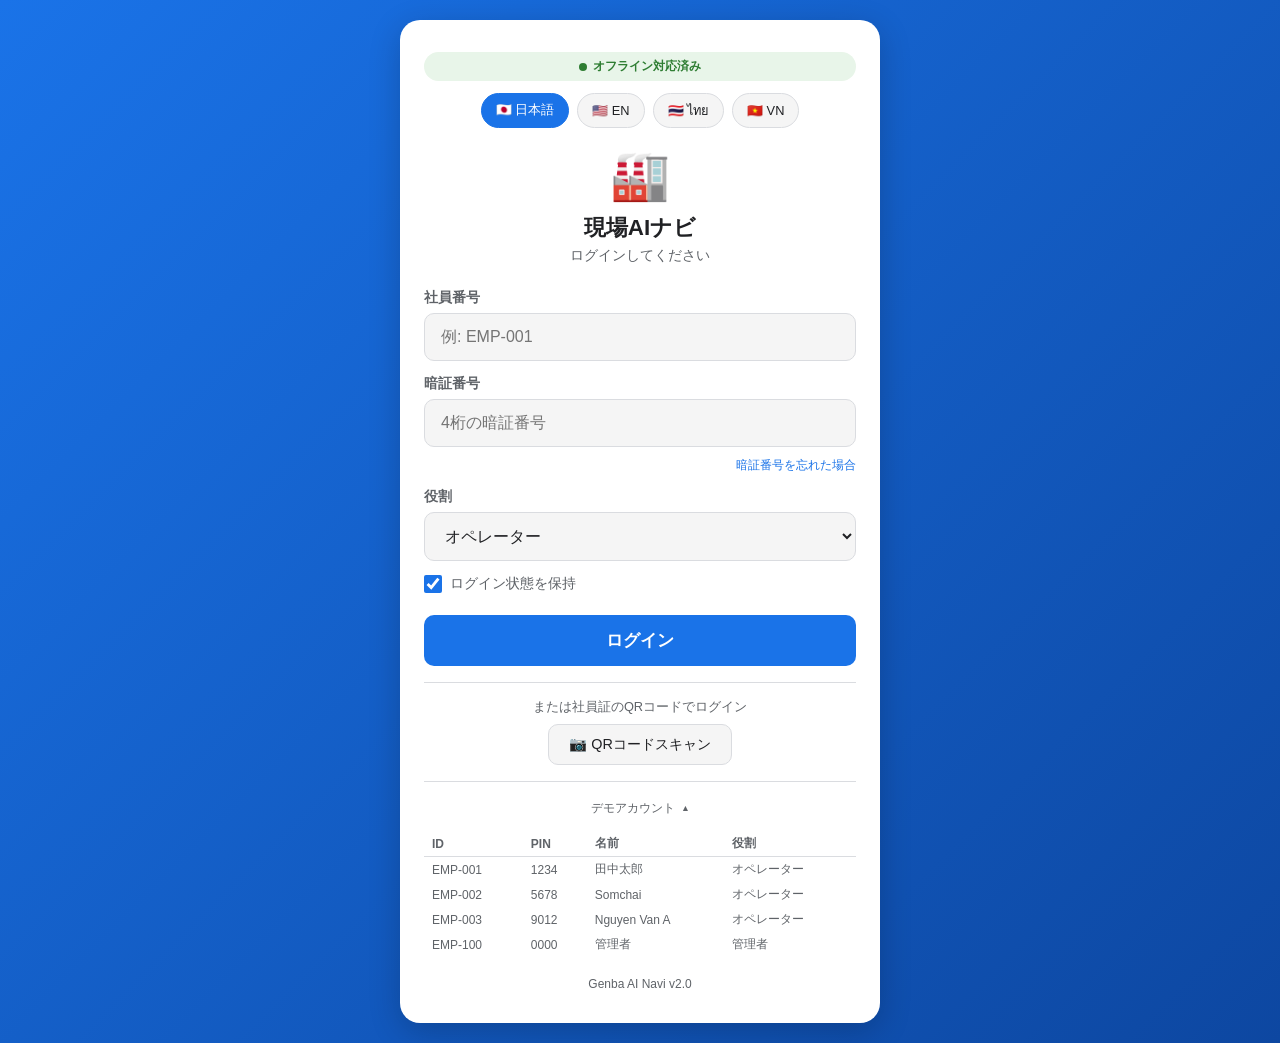
<file: app/login.html>
<!DOCTYPE html>
<html lang="ja">
<head>
  <meta charset="UTF-8">
  <meta name="viewport" content="width=device-width, initial-scale=1.0, maximum-scale=1.0, user-scalable=no">
  <title>ログイン - 現場AIナビ</title>
  <link rel="stylesheet" href="css/style.css">
  <link rel="stylesheet" href="css/layout.css">
  <style>
    body {
      /* Uses l-login on body for layout */
    }

    .login-container {
      /* Uses l-login__card for layout */
      border-radius: 20px;
    }

    .login-logo {
      text-align: center;
      margin-bottom: 24px;
    }

    .login-logo .logo-icon {
      font-size: 3em;
      display: block;
      margin-bottom: 8px;
      animation: logoBounceIn 0.8s cubic-bezier(0.34, 1.56, 0.64, 1) both;
    }

    @keyframes logoBounceIn {
      0% {
        opacity: 0;
        transform: scale(0.3) translateY(-20px);
      }
      50% {
        opacity: 0.8;
        transform: scale(1.05) translateY(0);
      }
      70% {
        transform: scale(0.95);
      }
      100% {
        opacity: 1;
        transform: scale(1) translateY(0);
      }
    }

    .login-logo h1 {
      font-size: 1.4em;
      color: var(--text);
    }

    .login-logo p {
      font-size: 0.85em;
      color: var(--text-secondary);
      margin-top: 4px;
    }

    .login-form {
      display: flex;
      flex-direction: column;
      gap: 14px;
    }

    .form-group {
      display: flex;
      flex-direction: column;
      gap: 6px;
    }

    .form-group label {
      font-size: 0.85em;
      font-weight: 600;
      color: var(--text-secondary);
    }

    .form-group input,
    .form-group select {
      padding: 14px 16px;
      border: 1px solid var(--border);
      border-radius: 10px;
      font-size: 1em;
      background: var(--bg);
      color: var(--text);
      transition: border-color 0.2s, box-shadow 0.2s;
    }

    .form-group input:focus,
    .form-group select:focus {
      outline: none;
      border-color: var(--primary);
      box-shadow: 0 0 0 3px rgba(26, 115, 232, 0.15);
    }

    .form-group input.input-error {
      border-color: var(--danger, #d93025);
      box-shadow: 0 0 0 3px rgba(217, 48, 37, 0.12);
    }

    .form-group .validation-msg {
      font-size: 0.75em;
      color: var(--danger, #d93025);
      display: none;
      margin-top: 2px;
    }

    .form-group .validation-msg.visible {
      display: block;
    }

    .login-btn {
      width: 100%;
      padding: 14px;
      background: var(--primary);
      color: #fff;
      border: none;
      border-radius: 10px;
      font-size: 1.05em;
      font-weight: 600;
      cursor: pointer;
      margin-top: 8px;
      transition: background 0.2s;
      display: flex;
      align-items: center;
      justify-content: center;
      gap: 8px;
    }

    .login-btn:active { background: var(--primary-dark); }

    .login-btn:disabled {
      opacity: 0.6;
      cursor: not-allowed;
    }

    .login-spinner {
      display: none;
      width: 18px;
      height: 18px;
      border: 2px solid rgba(255,255,255,0.3);
      border-top-color: #fff;
      border-radius: 50%;
      animation: spin 0.6s linear infinite;
    }

    .login-btn.loading .login-spinner {
      display: inline-block;
    }

    .login-btn.loading .login-btn-text {
      display: none;
    }

    @keyframes spin {
      to { transform: rotate(360deg); }
    }

    .lang-selector {
      display: flex;
      justify-content: center;
      gap: 8px;
      margin-bottom: 20px;
    }

    .lang-chip {
      padding: 6px 14px;
      border: 1px solid var(--border);
      border-radius: 20px;
      background: var(--bg);
      cursor: pointer;
      font-size: 0.8em;
      color: var(--text);
      transition: all 0.2s;
    }

    .lang-chip.active {
      background: var(--primary);
      color: #fff;
      border-color: var(--primary);
    }

    .login-error {
      display: none;
      background: #fce8e6;
      color: var(--danger);
      padding: 10px 14px;
      border-radius: 8px;
      font-size: 0.85em;
      text-align: center;
    }

    .login-footer {
      text-align: center;
      margin-top: 20px;
      font-size: 0.75em;
      color: var(--text-secondary);
    }

    .qr-login {
      text-align: center;
      margin-top: 16px;
      padding-top: 16px;
      border-top: 1px solid var(--border);
    }

    .qr-login p {
      font-size: 0.8em;
      color: var(--text-secondary);
      margin-bottom: 8px;
    }

    .qr-btn {
      padding: 10px 20px;
      background: var(--bg);
      border: 1px solid var(--border);
      border-radius: 10px;
      cursor: pointer;
      font-size: 0.9em;
      color: var(--text);
    }

    .remember-me {
      display: flex;
      align-items: center;
      gap: 8px;
      font-size: 0.85em;
      color: var(--text-secondary);
    }

    .remember-me input { width: 18px; height: 18px; accent-color: var(--primary); }

    .forgot-pin {
      text-align: right;
      margin-top: -6px;
    }

    .forgot-pin a {
      font-size: 0.78em;
      color: var(--primary, #1a73e8);
      text-decoration: none;
      cursor: pointer;
    }

    .forgot-pin a:hover {
      text-decoration: underline;
    }

    .forgot-pin-help {
      display: none;
      background: var(--bg, #f5f5f5);
      border: 1px solid var(--border);
      border-radius: 8px;
      padding: 10px 14px;
      font-size: 0.8em;
      color: var(--text-secondary);
      margin-top: 4px;
      line-height: 1.5;
    }

    .forgot-pin-help.visible {
      display: block;
    }

    .offline-indicator {
      display: none;
      align-items: center;
      justify-content: center;
      gap: 6px;
      padding: 6px 12px;
      background: #fff3e0;
      color: #e65100;
      border-radius: 20px;
      font-size: 0.75em;
      font-weight: 600;
      margin-bottom: 12px;
    }

    .offline-indicator.online {
      display: flex;
      background: #e8f5e9;
      color: #2e7d32;
    }

    .offline-indicator.offline {
      display: flex;
      background: #fff3e0;
      color: #e65100;
    }

    .offline-dot {
      width: 8px;
      height: 8px;
      border-radius: 50%;
      background: currentColor;
    }

    /* Demo accounts section */
    .demo-accounts {
      margin-top: 16px;
      border-top: 1px solid var(--border);
      padding-top: 12px;
    }

    .demo-accounts-toggle {
      display: flex;
      align-items: center;
      justify-content: center;
      gap: 6px;
      width: 100%;
      padding: 6px;
      background: none;
      border: none;
      cursor: pointer;
      font-size: 0.78em;
      color: var(--text-secondary);
    }

    .demo-accounts-toggle:hover {
      color: var(--text);
    }

    .demo-accounts-toggle .toggle-arrow {
      transition: transform 0.2s;
      font-size: 0.7em;
    }

    .demo-accounts-toggle.expanded .toggle-arrow {
      transform: rotate(180deg);
    }

    .demo-accounts-list {
      display: block;
      margin-top: 8px;
    }

    .demo-accounts-list.hidden {
      display: none;
    }

    .demo-accounts-list table {
      width: 100%;
      border-collapse: collapse;
      font-size: 0.75em;
    }

    .demo-accounts-list th {
      text-align: left;
      padding: 4px 8px;
      color: var(--text-secondary);
      font-weight: 600;
      border-bottom: 1px solid var(--border);
    }

    .demo-accounts-list td {
      padding: 4px 8px;
      color: var(--text-secondary);
      cursor: pointer;
    }

    .demo-accounts-list tr.demo-row:hover td {
      color: var(--primary, #1a73e8);
      background: rgba(26, 115, 232, 0.05);
    }
  </style>
</head>
<body class="l-login">
  <div class="login-container l-login__card">
    <!-- Offline Indicator -->
    <div class="offline-indicator" id="offline-indicator">
      <span class="offline-dot"></span>
      <span id="offline-text"></span>
    </div>

    <!-- Language Selector -->
    <div class="lang-selector">
      <button class="lang-chip active" data-lang="ja">🇯🇵 日本語</button>
      <button class="lang-chip" data-lang="en">🇺🇸 EN</button>
      <button class="lang-chip" data-lang="th">🇹🇭 ไทย</button>
      <button class="lang-chip" data-lang="vi">🇻🇳 VN</button>
    </div>

    <!-- Logo -->
    <div class="login-logo">
      <span class="logo-icon">🏭</span>
      <h1 id="login-title">現場AIナビ</h1>
      <p id="login-subtitle">ログインしてください</p>
    </div>

    <!-- Error Message -->
    <div class="login-error" id="login-error"></div>

    <!-- Login Form -->
    <form class="login-form" id="login-form">
      <div class="form-group">
        <label id="label-id">社員番号 / Employee ID</label>
        <input type="text" id="input-id" placeholder="例: EMP-001" autocomplete="username" required>
        <span class="validation-msg" id="validation-id"></span>
      </div>

      <div class="form-group">
        <label id="label-pin">暗証番号 / PIN</label>
        <input type="password" id="input-pin" placeholder="4桁の暗証番号" inputmode="numeric" pattern="[0-9]{4}" maxlength="4" autocomplete="current-password" required>
        <span class="validation-msg" id="validation-pin"></span>
      </div>

      <div class="forgot-pin">
        <a id="forgot-pin-link" href="javascript:void(0)">暗証番号を忘れた場合</a>
        <div class="forgot-pin-help" id="forgot-pin-help"></div>
      </div>

      <div class="form-group">
        <label id="label-role">役割 / Role</label>
        <select id="input-role">
          <option value="operator" id="role-operator">オペレーター</option>
          <option value="leader" id="role-leader">ラインリーダー</option>
          <option value="maintenance" id="role-maintenance">保全担当</option>
          <option value="manager" id="role-manager">管理者</option>
        </select>
      </div>

      <div class="remember-me">
        <input type="checkbox" id="remember-check" checked>
        <label for="remember-check" id="label-remember">ログイン状態を保持</label>
      </div>

      <button type="submit" class="login-btn" id="login-btn">
        <span class="login-btn-text">ログイン</span>
        <span class="login-spinner"></span>
      </button>
    </form>

    <!-- QR Login -->
    <div class="qr-login">
      <p id="qr-text">または社員証のQRコードでログイン</p>
      <button class="qr-btn" id="qr-btn">📷 QRコードスキャン</button>
    </div>

    <!-- Demo Accounts -->
    <div class="demo-accounts">
      <button class="demo-accounts-toggle expanded" id="demo-toggle">
        <span id="demo-toggle-text">デモアカウント</span>
        <span class="toggle-arrow">▼</span>
      </button>
      <div class="demo-accounts-list visible" id="demo-list">
        <table>
          <thead>
            <tr>
              <th>ID</th>
              <th>PIN</th>
              <th id="demo-header-name">名前</th>
              <th id="demo-header-role">役割</th>
            </tr>
          </thead>
          <tbody id="demo-tbody"></tbody>
        </table>
      </div>
    </div>

    <div class="login-footer">
      <p>Genba AI Navi v2.0</p>
    </div>
  </div>

  <script>
    // ========== i18n ==========
    const loginTexts = {
      ja: {
        title: '現場AIナビ',
        subtitle: 'ログインしてください',
        labelId: '社員番号',
        labelPin: '暗証番号',
        labelRole: '役割',
        roleOperator: 'オペレーター',
        roleLeader: 'ラインリーダー',
        roleMaintenance: '保全担当',
        roleManager: '管理者',
        remember: 'ログイン状態を保持',
        loginBtn: 'ログイン',
        qrText: 'または社員証のQRコードでログイン',
        qrBtn: '📷 QRコードスキャン',
        errorEmpty: '社員番号と暗証番号を入力してください',
        errorInvalid: '社員番号または暗証番号が正しくありません',
        forgotPin: '暗証番号を忘れた場合',
        forgotPinHelp: '暗証番号を忘れた場合は、現場の管理者またはIT部門にお問い合わせください。社員証と本人確認書類をご持参の上、管理事務所までお越しください。',
        validationIdEmpty: '社員番号を入力してください',
        validationPinFormat: 'PINは4桁の数字で入力してください',
        offlineReady: 'オフライン対応済み',
        offlineNoConnection: 'オフラインモード',
        demoToggle: 'デモアカウント',
        demoName: '名前',
        demoRole: '役割',
        logging: 'ログイン中...',
      },
      en: {
        title: 'Genba AI Navi',
        subtitle: 'Please log in',
        labelId: 'Employee ID',
        labelPin: 'PIN Code',
        labelRole: 'Role',
        roleOperator: 'Operator',
        roleLeader: 'Line Leader',
        roleMaintenance: 'Maintenance',
        roleManager: 'Manager',
        remember: 'Stay logged in',
        loginBtn: 'Log In',
        qrText: 'Or scan your employee badge QR code',
        qrBtn: '📷 Scan QR Code',
        errorEmpty: 'Please enter Employee ID and PIN',
        errorInvalid: 'Invalid Employee ID or PIN',
        forgotPin: 'Forgot PIN?',
        forgotPinHelp: 'If you forgot your PIN, please contact your site manager or IT department. Bring your employee badge and ID to the admin office.',
        validationIdEmpty: 'Please enter your Employee ID',
        validationPinFormat: 'PIN must be 4 digits',
        offlineReady: 'Offline ready',
        offlineNoConnection: 'Offline mode',
        demoToggle: 'Demo Accounts',
        demoName: 'Name',
        demoRole: 'Role',
        logging: 'Logging in...',
      },
      th: {
        title: 'Genba AI Navi',
        subtitle: 'กรุณาเข้าสู่ระบบ',
        labelId: 'รหัสพนักงาน',
        labelPin: 'รหัส PIN',
        labelRole: 'ตำแหน่ง',
        roleOperator: 'ผู้ปฏิบัติงาน',
        roleLeader: 'หัวหน้าไลน์',
        roleMaintenance: 'ช่างซ่อมบำรุง',
        roleManager: 'ผู้จัดการ',
        remember: 'คงสถานะเข้าสู่ระบบ',
        loginBtn: 'เข้าสู่ระบบ',
        qrText: 'หรือสแกน QR Code บัตรพนักงาน',
        qrBtn: '📷 สแกน QR Code',
        errorEmpty: 'กรุณากรอกรหัสพนักงานและ PIN',
        errorInvalid: 'รหัสพนักงานหรือ PIN ไม่ถูกต้อง',
        forgotPin: 'ลืมรหัส PIN?',
        forgotPinHelp: 'หากลืมรหัส PIN กรุณาติดต่อผู้จัดการหรือฝ่าย IT นำบัตรพนักงานและบัตรประชาชนไปที่สำนักงาน',
        validationIdEmpty: 'กรุณากรอกรหัสพนักงาน',
        validationPinFormat: 'PIN ต้องเป็นตัวเลข 4 หลัก',
        offlineReady: 'ใช้งานออฟไลน์ได้',
        offlineNoConnection: 'โหมดออฟไลน์',
        demoToggle: 'บัญชีทดสอบ',
        demoName: 'ชื่อ',
        demoRole: 'ตำแหน่ง',
        logging: 'กำลังเข้าสู่ระบบ...',
      },
      vi: {
        title: 'Genba AI Navi',
        subtitle: 'Vui lòng đăng nhập',
        labelId: 'Mã nhân viên',
        labelPin: 'Mã PIN',
        labelRole: 'Vai trò',
        roleOperator: 'Vận hành',
        roleLeader: 'Trưởng dây chuyền',
        roleMaintenance: 'Bảo trì',
        roleManager: 'Quản lý',
        remember: 'Duy trì đăng nhập',
        loginBtn: 'Đăng nhập',
        qrText: 'Hoặc quét mã QR thẻ nhân viên',
        qrBtn: '📷 Quét mã QR',
        errorEmpty: 'Vui lòng nhập mã nhân viên và PIN',
        errorInvalid: 'Mã nhân viên hoặc PIN không đúng',
        forgotPin: 'Quên mã PIN?',
        forgotPinHelp: 'Nếu quên mã PIN, vui lòng liên hệ quản lý hoặc bộ phận IT. Mang theo thẻ nhân viên và giấy tờ tùy thân đến văn phòng.',
        validationIdEmpty: 'Vui lòng nhập mã nhân viên',
        validationPinFormat: 'PIN phải là 4 chữ số',
        offlineReady: 'Sẵn sàng ngoại tuyến',
        offlineNoConnection: 'Chế độ ngoại tuyến',
        demoToggle: 'Tài khoản demo',
        demoName: 'Tên',
        demoRole: 'Vai trò',
        logging: 'Đang đăng nhập...',
      },
    };

    const roleLabels = {
      ja: { operator: 'オペレーター', leader: 'リーダー', maintenance: '保全', manager: '管理者' },
      en: { operator: 'Operator', leader: 'Leader', maintenance: 'Maintenance', manager: 'Manager' },
      th: { operator: 'ผู้ปฏิบัติงาน', leader: 'หัวหน้า', maintenance: 'ช่างซ่อม', manager: 'ผู้จัดการ' },
      vi: { operator: 'Vận hành', leader: 'Trưởng', maintenance: 'Bảo trì', manager: 'Quản lý' },
    };

    let currentLang = localStorage.getItem('genba-lang') || 'ja';

    function applyLoginLang(lang) {
      currentLang = lang;
      localStorage.setItem('genba-lang', lang);
      const t = loginTexts[lang] || loginTexts.ja;

      document.getElementById('login-title').textContent = t.title;
      document.getElementById('login-subtitle').textContent = t.subtitle;
      document.getElementById('label-id').textContent = t.labelId;
      document.getElementById('label-pin').textContent = t.labelPin;
      document.getElementById('label-role').textContent = t.labelRole;
      document.getElementById('role-operator').textContent = t.roleOperator;
      document.getElementById('role-leader').textContent = t.roleLeader;
      document.getElementById('role-maintenance').textContent = t.roleMaintenance;
      document.getElementById('role-manager').textContent = t.roleManager;
      document.getElementById('label-remember').textContent = t.remember;
      document.getElementById('login-btn').querySelector('.login-btn-text').textContent = t.loginBtn;
      document.getElementById('qr-text').textContent = t.qrText;
      document.getElementById('qr-btn').textContent = t.qrBtn;
      document.getElementById('forgot-pin-link').textContent = t.forgotPin;
      document.getElementById('forgot-pin-help').textContent = t.forgotPinHelp;
      document.getElementById('demo-toggle-text').textContent = t.demoToggle;
      document.getElementById('demo-header-name').textContent = t.demoName;
      document.getElementById('demo-header-role').textContent = t.demoRole;

      document.querySelectorAll('.lang-chip').forEach(c => {
        c.classList.toggle('active', c.dataset.lang === lang);
      });

      updateOfflineIndicator();
      renderDemoAccounts();
    }

    // Language chips
    document.querySelectorAll('.lang-chip').forEach(chip => {
      chip.addEventListener('click', () => applyLoginLang(chip.dataset.lang));
    });

    // ========== Demo Users ==========
    const demoUsers = [
      { id: 'EMP-001', pin: '1234', name: '田中太郎', role: 'operator' },
      { id: 'EMP-002', pin: '5678', name: 'Somchai', role: 'operator' },
      { id: 'EMP-003', pin: '9012', name: 'Nguyen Van A', role: 'operator' },
      { id: 'EMP-100', pin: '0000', name: '管理者', role: 'manager' },
    ];

    // Apply saved language (after demoUsers is defined)
    applyLoginLang(currentLang);

    // ========== Demo Accounts Section ==========
    function renderDemoAccounts() {
      const tbody = document.getElementById('demo-tbody');
      const roles = roleLabels[currentLang] || roleLabels.ja;
      tbody.innerHTML = demoUsers.map(u => `
        <tr class="demo-row" data-id="${u.id}" data-pin="${u.pin}" data-role="${u.role}">
          <td>${u.id}</td>
          <td>${u.pin}</td>
          <td>${u.name}</td>
          <td>${roles[u.role] || u.role}</td>
        </tr>
      `).join('');

      tbody.querySelectorAll('.demo-row').forEach(row => {
        row.addEventListener('click', () => {
          document.getElementById('input-id').value = row.dataset.id;
          document.getElementById('input-pin').value = row.dataset.pin;
          document.getElementById('input-role').value = row.dataset.role;
          clearValidation();
        });
      });
    }

    document.getElementById('demo-toggle').addEventListener('click', () => {
      const toggle = document.getElementById('demo-toggle');
      const list = document.getElementById('demo-list');
      toggle.classList.toggle('expanded');
      list.classList.toggle('hidden');
    });

    // ========== Input Validation ==========
    function clearValidation() {
      document.getElementById('input-id').classList.remove('input-error');
      document.getElementById('input-pin').classList.remove('input-error');
      document.getElementById('validation-id').classList.remove('visible');
      document.getElementById('validation-pin').classList.remove('visible');
      document.getElementById('login-error').style.display = 'none';
    }

    document.getElementById('input-id').addEventListener('input', function() {
      if (this.value.trim()) {
        this.classList.remove('input-error');
        document.getElementById('validation-id').classList.remove('visible');
      }
    });

    document.getElementById('input-pin').addEventListener('input', function() {
      const val = this.value.trim();
      const t = loginTexts[currentLang] || loginTexts.ja;
      const msgEl = document.getElementById('validation-pin');
      if (val && !/^[0-9]{0,4}$/.test(val)) {
        this.classList.add('input-error');
        msgEl.textContent = t.validationPinFormat;
        msgEl.classList.add('visible');
      } else {
        this.classList.remove('input-error');
        msgEl.classList.remove('visible');
      }
    });

    // ========== Forgot PIN ==========
    document.getElementById('forgot-pin-link').addEventListener('click', () => {
      const help = document.getElementById('forgot-pin-help');
      help.classList.toggle('visible');
    });

    // ========== Offline Indicator ==========
    function updateOfflineIndicator() {
      const indicator = document.getElementById('offline-indicator');
      const textEl = document.getElementById('offline-text');
      const t = loginTexts[currentLang] || loginTexts.ja;

      if (navigator.onLine) {
        indicator.className = 'offline-indicator online';
        textEl.textContent = t.offlineReady;
      } else {
        indicator.className = 'offline-indicator offline';
        textEl.textContent = t.offlineNoConnection;
      }
    }

    window.addEventListener('online', updateOfflineIndicator);
    window.addEventListener('offline', updateOfflineIndicator);
    updateOfflineIndicator();

    // ========== Login ==========
    document.getElementById('login-form').addEventListener('submit', (e) => {
      e.preventDefault();
      const errorDiv = document.getElementById('login-error');
      const t = loginTexts[currentLang] || loginTexts.ja;

      const idInput = document.getElementById('input-id');
      const pinInput = document.getElementById('input-pin');
      const id = idInput.value.trim();
      const pin = pinInput.value.trim();
      const role = document.getElementById('input-role').value;

      clearValidation();

      // Field-level validation
      let hasError = false;

      if (!id) {
        idInput.classList.add('input-error');
        const msg = document.getElementById('validation-id');
        msg.textContent = t.validationIdEmpty;
        msg.classList.add('visible');
        hasError = true;
      }

      if (!pin || !/^[0-9]{4}$/.test(pin)) {
        pinInput.classList.add('input-error');
        const msg = document.getElementById('validation-pin');
        msg.textContent = !pin ? t.validationIdEmpty : t.validationPinFormat;
        msg.classList.add('visible');
        hasError = true;
      }

      if (hasError) {
        errorDiv.textContent = t.errorEmpty;
        errorDiv.style.display = 'block';
        return;
      }

      const user = demoUsers.find(u => u.id === id && u.pin === pin);

      if (!user) {
        errorDiv.textContent = t.errorInvalid;
        errorDiv.style.display = 'block';
        idInput.classList.add('input-error');
        pinInput.classList.add('input-error');
        return;
      }

      // Show loading spinner
      const loginBtn = document.getElementById('login-btn');
      loginBtn.classList.add('loading');
      loginBtn.disabled = true;

      // Save session
      const session = {
        id: user.id,
        name: user.name,
        role: role,
        loginTime: new Date().toISOString(),
      };
      localStorage.setItem('genba-session', JSON.stringify(session));
      localStorage.setItem('genba-lang', currentLang);

      // Brief transition before redirect
      setTimeout(() => {
        window.location.href = 'index.html';
      }, 500);
    });

    // ========== QR Login ==========
    document.getElementById('qr-btn').addEventListener('click', () => {
      window.location.href = 'pages/qr.html';
    });

    // ========== Auto-login check ==========
    const session = localStorage.getItem('genba-session');
    if (session) {
      const s = JSON.parse(session);
      const loginTime = new Date(s.loginTime);
      const now = new Date();
      const hoursSinceLogin = (now - loginTime) / (1000 * 60 * 60);
      // Auto-login if within 12 hours
      if (hoursSinceLogin < 12) {
        window.location.href = 'index.html';
      } else {
        localStorage.removeItem('genba-session');
      }
    }

    // Theme
    const theme = localStorage.getItem('genba-theme') || 'light';
    document.documentElement.setAttribute('data-theme', theme);
  </script>
</body>
</html>
</file>
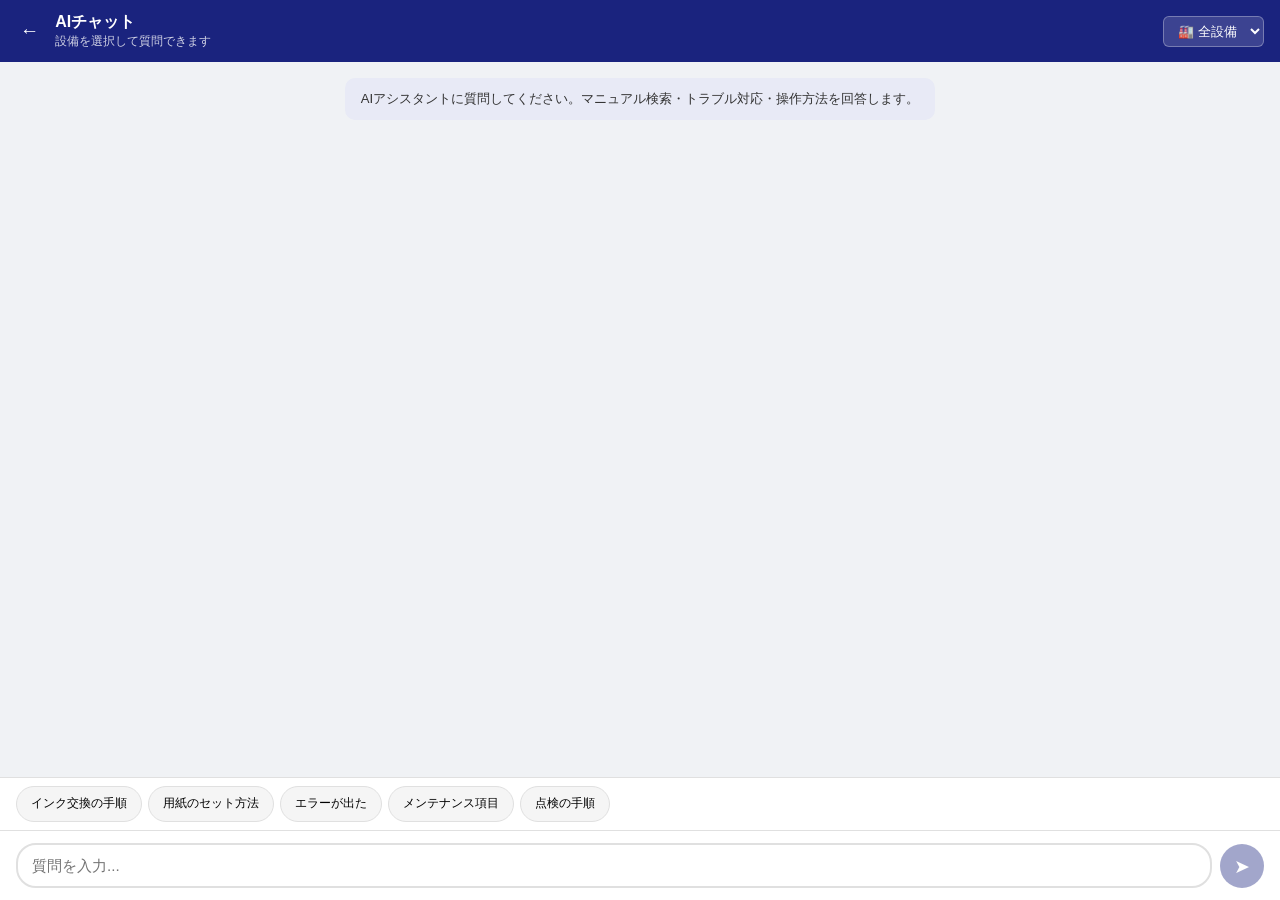
<file: app/pages/chat.html>
<!DOCTYPE html>
<html lang="ja">
<head>
  <meta charset="UTF-8">
  <meta name="viewport" content="width=device-width, initial-scale=1.0, maximum-scale=1.0, user-scalable=no">
  <title>AIチャット - 現場AIナビ</title>
  <style>
    * { margin: 0; padding: 0; box-sizing: border-box; }
    body { font-family: -apple-system, BlinkMacSystemFont, 'Segoe UI', sans-serif; display: flex; flex-direction: column; height: 100vh; background: #f0f2f5; }

    /* Header */
    .chat-header { background: #1a237e; color: #fff; padding: 12px 16px; display: flex; align-items: center; gap: 12px; flex-shrink: 0; }
    .chat-header .back-btn { background: none; border: none; color: #fff; font-size: 1.2em; cursor: pointer; padding: 4px; }
    .chat-header .header-info { flex: 1; }
    .chat-header .header-title { font-weight: 700; font-size: 1em; }
    .chat-header .header-sub { font-size: 0.75em; opacity: 0.8; }
    .eq-select { padding: 6px 10px; border: 1px solid rgba(255,255,255,0.3); border-radius: 6px; background: rgba(255,255,255,0.15); color: #fff; font-size: 0.8em; max-width: 160px; }
    .eq-select option { color: #333; }

    /* Messages */
    .chat-messages { flex: 1; overflow-y: auto; padding: 16px; display: flex; flex-direction: column; gap: 8px; -webkit-overflow-scrolling: touch; }

    .msg { max-width: 85%; padding: 12px 16px; border-radius: 16px; font-size: 0.93em; line-height: 1.65; word-break: break-word; white-space: pre-wrap; }
    .msg-user { align-self: flex-end; background: #1a237e; color: #fff; border-bottom-right-radius: 4px; }
    .msg-ai { align-self: flex-start; background: #fff; border: 1px solid #e0e0e0; border-bottom-left-radius: 4px; }
    .msg-system { align-self: center; background: #e8eaf6; border-radius: 10px; font-size: 0.82em; color: #333; text-align: center; max-width: 95%; padding: 10px 16px; }

    .msg-time { font-size: 0.65em; opacity: 0.5; margin-top: 4px; }
    .msg-ai .msg-time { text-align: left; }
    .msg-user .msg-time { text-align: right; }

    .sources-badge { font-size: 0.75em; color: #1a237e; margin-top: 6px; cursor: pointer; }
    .sources-detail { font-size: 0.75em; color: #666; margin-top: 2px; display: none; }
    .sources-detail.open { display: block; }

    .faq-badge { display: inline-block; background: #fff3e0; color: #e65100; padding: 1px 8px; border-radius: 10px; font-size: 0.7em; font-weight: 600; margin-bottom: 4px; }

    /* Action buttons after AI message */
    .resolve-bar { display: flex; gap: 8px; padding: 8px 0; align-self: flex-start; }
    .resolve-btn { padding: 10px 18px; border: none; border-radius: 10px; cursor: pointer; font-size: 0.88em; font-weight: 600; min-height: 44px; transition: all 0.15s; }
    .resolve-btn.yes { background: #e8f5e9; color: #2e7d32; }
    .resolve-btn.yes:active { background: #c8e6c9; }
    .resolve-btn.no { background: #fce4ec; color: #c62828; }
    .resolve-btn.no:active { background: #f8bbd0; }

    /* Issue type selector */
    .issue-type-bar { display: flex; flex-wrap: wrap; gap: 6px; padding: 8px 0; align-self: flex-start; }
    .issue-type-btn { padding: 8px 14px; background: #fff; border: 1px solid #e0e0e0; border-radius: 20px; font-size: 0.82em; cursor: pointer; min-height: 40px; }
    .issue-type-btn:active { background: #e8eaf6; }

    /* Contact card */
    .contact-card { background: #fff; border: 1px solid #e0e0e0; border-radius: 12px; padding: 14px; margin: 4px 0; align-self: flex-start; max-width: 90%; }
    .contact-card .cc-title { font-weight: 700; font-size: 0.85em; color: #1a237e; margin-bottom: 8px; }
    .contact-item { padding: 8px 0; border-bottom: 1px solid #f0f0f0; }
    .contact-item:last-child { border-bottom: none; }
    .contact-name { font-weight: 600; font-size: 0.9em; }
    .contact-role { font-size: 0.75em; color: #888; }
    .contact-btns { display: flex; gap: 6px; margin-top: 6px; }
    .contact-btns a { display: inline-flex; align-items: center; gap: 4px; padding: 8px 14px; border-radius: 8px; text-decoration: none; font-size: 0.82em; font-weight: 600; min-height: 40px; }
    .contact-btns a.phone { background: #1a237e; color: #fff; }
    .contact-btns a.email { background: #e8eaf6; color: #1a237e; }

    .step-resolve-bar { display: flex; gap: 8px; padding: 8px 0; align-self: flex-start; }

    /* Suggestions */
    .suggestions { flex-shrink: 0; display: flex; gap: 6px; padding: 8px 16px; overflow-x: auto; border-top: 1px solid #e0e0e0; background: #fff; }
    .suggest-btn { padding: 8px 14px; background: #f5f5f5; border: 1px solid #e0e0e0; border-radius: 20px; cursor: pointer; font-size: 0.78em; white-space: nowrap; min-height: 36px; }
    .suggest-btn:active { background: #e8eaf6; }

    /* Input */
    .chat-input-area { flex-shrink: 0; padding: 12px 16px; background: #fff; border-top: 1px solid #e0e0e0; padding-bottom: calc(12px + env(safe-area-inset-bottom, 0)); }
    .input-row { display: flex; gap: 8px; align-items: flex-end; }
    .input-row textarea { flex: 1; padding: 10px 14px; border: 2px solid #e0e0e0; border-radius: 20px; resize: none; font-size: 0.95em; font-family: inherit; max-height: 100px; line-height: 1.4; }
    .input-row textarea:focus { outline: none; border-color: #1a237e; }
    .send-btn { width: 44px; height: 44px; border-radius: 50%; background: #1a237e; color: #fff; border: none; cursor: pointer; font-size: 1.2em; display: flex; align-items: center; justify-content: center; flex-shrink: 0; }
    .send-btn:disabled { opacity: 0.4; }

    /* Thinking animation */
    .thinking { display: inline-flex; gap: 4px; padding: 4px 0; }
    .thinking span { width: 8px; height: 8px; background: #999; border-radius: 50%; animation: bounce 1.4s infinite ease-in-out; }
    .thinking span:nth-child(2) { animation-delay: 0.2s; }
    .thinking span:nth-child(3) { animation-delay: 0.4s; }
    @keyframes bounce { 0%,80%,100% { transform: scale(0.6); opacity: 0.4; } 40% { transform: scale(1); opacity: 1; } }
  </style>
</head>
<body>
  <div class="chat-header">
    <button class="back-btn" onclick="window.location.href='../index.html'">←</button>
    <div class="header-info">
      <div class="header-title" id="header-title">AIチャット</div>
      <div class="header-sub" id="header-sub">設備を選択して質問できます</div>
    </div>
    <select class="eq-select" id="eq-select" onchange="onEqChange()">
      <option value="">🏭 全設備</option>
    </select>
  </div>

  <div class="chat-messages" id="chat-messages">
    <div class="msg msg-system">AIアシスタントに質問してください。マニュアル検索・トラブル対応・操作方法を回答します。</div>
  </div>

  <div class="suggestions" id="suggestions">
    <button class="suggest-btn" onclick="quickAsk(this.textContent)">インク交換の手順</button>
    <button class="suggest-btn" onclick="quickAsk(this.textContent)">用紙のセット方法</button>
    <button class="suggest-btn" onclick="quickAsk(this.textContent)">エラーが出た</button>
    <button class="suggest-btn" onclick="quickAsk(this.textContent)">メンテナンス項目</button>
    <button class="suggest-btn" onclick="quickAsk(this.textContent)">点検の手順</button>
  </div>

  <div class="chat-input-area">
    <div class="input-row">
      <textarea id="chat-input" rows="1" placeholder="質問を入力..."></textarea>
      <button class="send-btn" id="send-btn" disabled onclick="sendMessage()">➤</button>
    </div>
  </div>

  <script>
    const API = 'http://localhost:8001';
    const chatMessages = document.getElementById('chat-messages');
    const chatInput = document.getElementById('chat-input');
    const sendBtn = document.getElementById('send-btn');
    let currentEqId = '';
    let currentInqId = null;
    let lastQuestion = '';
    let conversationHistory = [];

    // ===== Equipment =====
    async function loadEquipment() {
      try {
        const d = await(await fetch(API + '/equipment')).json();
        const sel = document.getElementById('eq-select');
        (d.equipment || []).forEach(eq => {
          sel.innerHTML += `<option value="${eq.id}" data-name="${eq.name}" data-loc="${eq.location||''}">${eq.name}</option>`;
        });
      } catch {}
      // URL param
      const params = new URLSearchParams(window.location.search);
      const eqParam = params.get('equipment_id');
      if (eqParam) { document.getElementById('eq-select').value = eqParam; onEqChange(); }
    }

    function onEqChange() {
      const sel = document.getElementById('eq-select');
      currentEqId = sel.value;
      const opt = sel.selectedOptions[0];
      if (currentEqId && opt) {
        const name = opt.dataset.name || '';
        document.getElementById('header-title').textContent = name || 'AIチャット';
        document.getElementById('header-sub').textContent = opt.dataset.loc || '';
        addSystemMsg('🏭 ' + name + ' について何でも聞いてください');
      } else {
        document.getElementById('header-title').textContent = 'AIチャット';
        document.getElementById('header-sub').textContent = '設備を選択して質問できます';
      }
    }

    // ===== Input =====
    chatInput.addEventListener('input', () => {
      sendBtn.disabled = !chatInput.value.trim();
      chatInput.style.height = 'auto';
      chatInput.style.height = Math.min(chatInput.scrollHeight, 100) + 'px';
    });
    let chatComposing = false;
    chatInput.addEventListener('compositionstart', () => {
      chatComposing = true;
    });
    chatInput.addEventListener('compositionend', () => {
      chatComposing = false;
    });
    chatInput.addEventListener('keydown', e => {
      if (e.key === 'Enter' && !e.shiftKey) {
        if (chatComposing) return;
        if (e.isComposing) return;
        e.preventDefault();
        sendMessage();
      }
    });

    function quickAsk(text) { chatInput.value = text; sendBtn.disabled = false; sendMessage(); }

    // ===== Messages =====
    function addMsg(text, type, extra) {
      const el = document.createElement('div');
      el.className = 'msg msg-' + type;
      const time = new Date().toLocaleTimeString([], {hour:'2-digit',minute:'2-digit'});
      let html = text;
      if (extra?.sources?.length) {
        html += `<div class="sources-badge" onclick="this.nextElementSibling.classList.toggle('open')">📄 出典 (${extra.sources.length}件)</div>`;
        html += `<div class="sources-detail">${extra.sources.join('<br>')}</div>`;
      }
      if (extra?.faq) html = '<span class="faq-badge">📌 よくある質問より</span><br>' + html;
      html += `<div class="msg-time">${time}</div>`;
      el.innerHTML = html;
      chatMessages.appendChild(el);
      chatMessages.scrollTop = chatMessages.scrollHeight;
      return el;
    }

    function addSystemMsg(text) { addMsg(text, 'system'); }

    function escHtml(s) { const d = document.createElement('div'); d.textContent = s; return d.innerHTML.replace(/\n/g, '<br>'); }

    // ===== Send =====
    async function sendMessage() {
      const text = chatInput.value.trim();
      if (!text) return;
      chatInput.value = ''; chatInput.style.height = 'auto'; sendBtn.disabled = true;
      lastQuestion = text;
      document.getElementById('suggestions').style.display = 'none';

      addMsg(escHtml(text), 'user');
      conversationHistory.push({ role: 'user', content: text });

      // Thinking
      const thinkEl = document.createElement('div');
      thinkEl.className = 'msg msg-ai';
      thinkEl.innerHTML = '<div class="thinking"><span></span><span></span><span></span></div>';
      chatMessages.appendChild(thinkEl);
      chatMessages.scrollTop = chatMessages.scrollHeight;

      try {
        const body = { question: text };
        if (currentEqId) body.equipment_id = currentEqId;
        // 会話文脈を含める（直前のやり取りをcontextとして追加）
        if (conversationHistory.length >= 2) {
          const recent = conversationHistory.slice(-4); // 直近2往復
          const contextStr = recent.map(m => (m.role === 'user' ? '質問: ' : '回答: ') + m.content.substring(0, 200)).join('\n');
          body.question = '【前の会話の文脈】\n' + contextStr + '\n\n【今の質問】\n' + text;
        }

        const res = await fetch(API + '/ask', {
          method: 'POST', headers: {'Content-Type': 'application/json'},
          body: JSON.stringify(body)
        });
        const data = await res.json();
        thinkEl.remove();

        const answerText = data.answer || '回答を取得できませんでした';
        addMsg(escHtml(answerText), 'ai', { sources: data.sources });
        conversationHistory.push({ role: 'assistant', content: answerText });

        // Create inquiry record
        try {
          const inqRes = await fetch(API + '/inquiries', {
            method: 'POST', headers: {'Content-Type': 'application/json'},
            body: JSON.stringify({ question: text, equipment_id: currentEqId, answer: answerText })
          });
          const inqData = await inqRes.json();
          currentInqId = inqData.id;
        } catch {}

        // Show resolve buttons
        showResolveButtons(data);

      } catch (e) {
        thinkEl.remove();
        addMsg('接続エラー: AIサービスに接続できません', 'system');
      }
    }

    // ===== Resolve Flow =====
    function showResolveButtons(apiData) {
      addSystemMsg('この回答で解決しましたか？');
      const bar = document.createElement('div');
      bar.className = 'resolve-bar';
      bar.innerHTML = `
        <button class="resolve-btn yes" onclick="onResolved(this.parentElement)">✅ 解決した</button>
        <button class="resolve-btn no" onclick="onNotResolved(this.parentElement, ${JSON.stringify(apiData).replace(/"/g, '&quot;')})">❌ 解決しない</button>
      `;
      chatMessages.appendChild(bar);
      chatMessages.scrollTop = chatMessages.scrollHeight;
    }

    async function onResolved(barEl) {
      barEl.remove();
      if (currentInqId) {
        try { await fetch(API + '/inquiries/' + currentInqId + '/resolve-internal', { method: 'POST', headers: {'Content-Type':'application/json'}, body: JSON.stringify({ resolved_by: 'staff', note: '現場で解決' }) }); } catch {}
      }
      addSystemMsg('✅ 解決済みとして記録しました');
      addSystemMsg('続けて質問できます...');
    }

    function onNotResolved(barEl, apiData) {
      barEl.remove();
      addSystemMsg('この回答で解決しましたか？ → 解決しない');
      // Show issue type selector
      const typeBar = document.createElement('div');
      typeBar.className = 'issue-type-bar';
      ['操作方法', '機械不良', '消耗品切れ', '電気系統', 'ソフトウェア', 'その他'].forEach(t => {
        typeBar.innerHTML += `<button class="issue-type-btn" onclick="onIssueTypeSelected('${t}', this.parentElement)">${t}</button>`;
      });
      chatMessages.appendChild(typeBar);
      chatMessages.scrollTop = chatMessages.scrollHeight;
    }

    async function onIssueTypeSelected(issueType, barEl) {
      barEl.remove();
      addSystemMsg('障害種別: ' + issueType);

      // Record handover
      if (currentInqId) {
        try { await fetch(API + '/inquiries/' + currentInqId + '/handover', { method: 'POST', headers: {'Content-Type':'application/json'}, body: JSON.stringify({ issue_type: issueType, step: 'internal' }) }); } catch {}
      }

      // STEP 1: Internal staff
      showStep1(issueType);
    }

    async function showStep1(issueType) {
      const card = document.createElement('div');
      card.className = 'contact-card';
      let html = '<div class="cc-title">【STEP 1】社内保守担当に連絡</div>';

      try {
        const url = currentEqId ? API + '/staff/maintenance?equipment_id=' + currentEqId : API + '/staff/maintenance';
        const staffData = await(await fetch(url)).json();
        if (staffData.staff && staffData.staff.length) {
          staffData.staff.forEach(s => {
            html += `<div class="contact-item">
              <div class="contact-name">👤 ${s.display_name}</div>
              <div class="contact-role">${s.department || ''}</div>
              <div class="contact-btns">
                ${s.phone ? `<a class="phone" href="tel:${s.phone}">📞 電話</a>` : ''}
                ${s.email ? `<a class="email" href="mailto:${s.email}">✉️ メール</a>` : ''}
              </div>
            </div>`;
          });
        } else {
          html += '<div style="color:#999;padding:8px 0">社内保守担当が登録されていません</div>';
        }
      } catch {
        html += '<div style="color:#999;padding:8px 0">取得失敗</div>';
      }

      card.innerHTML = html;
      chatMessages.appendChild(card);

      // Step1 resolve bar
      const bar = document.createElement('div');
      bar.className = 'step-resolve-bar';
      bar.innerHTML = `
        <button class="resolve-btn yes" onclick="onStep1Resolved(this.parentElement)">✅ 社内で解決した</button>
        <button class="resolve-btn no" onclick="onStep1NotResolved(this.parentElement, '${issueType}')">❌ 社内でも解決しない</button>
      `;
      chatMessages.appendChild(bar);
      chatMessages.scrollTop = chatMessages.scrollHeight;
    }

    async function onStep1Resolved(barEl) {
      barEl.remove();
      if (currentInqId) {
        try { await fetch(API + '/inquiries/' + currentInqId + '/resolve-internal', { method: 'POST', headers: {'Content-Type':'application/json'}, body: JSON.stringify({ resolved_by: 'internal_staff', note: '社内保守担当で解決' }) }); } catch {}
      }
      addSystemMsg('✅ 社内で解決済みとして記録しました');
    }

    async function onStep1NotResolved(barEl, issueType) {
      barEl.remove();

      // Record escalation
      if (currentInqId) {
        try { await fetch(API + '/inquiries/' + currentInqId + '/handover', { method: 'POST', headers: {'Content-Type':'application/json'}, body: JSON.stringify({ issue_type: issueType, step: 'external' }) }); } catch {}
      }

      // STEP 2: External company
      const card = document.createElement('div');
      card.className = 'contact-card';
      let html = '<div class="cc-title">【STEP 2】保守会社に連絡</div>';

      try {
        if (currentEqId) {
          const eq = await(await fetch(API + '/equipment/' + currentEqId)).json();
          const cc = eq.company_contacts;
          if (cc && cc.maintenance) {
            const c = cc.maintenance;
            const mc = eq.maintenance_detail?.maintenance_contract || {};

            // mailto
            const subject = encodeURIComponent(`【設備障害】${eq.name || ''} / ${issueType}`);
            const mailBody = encodeURIComponent(
              `設備名：${eq.name || ''}（${eq.code || ''}）\n設置場所：${eq.location || ''}\n障害種別：${issueType}\n質問内容：${lastQuestion}\n発生日時：${new Date().toLocaleString('ja-JP')}`
            );
            const mailTo = c.person_email || c.email || '';

            html += `<div class="contact-item">
              <div class="contact-name">🏢 ${c.company}</div>
              <div style="font-size:0.88em">保守担当: ${c.person || '-'}</div>
              <div style="font-size:0.85em;color:#666">${mc.support_hours ? '🕐 ' + mc.support_hours : ''}</div>
              <div class="contact-btns">
                ${c.phone ? `<a class="phone" href="tel:${c.phone}">📞 電話をかける</a>` : ''}
                ${mailTo ? `<a class="email" href="mailto:${mailTo}?subject=${subject}&body=${mailBody}">✉️ 修理依頼メール</a>` : ''}
              </div>
            </div>`;

            // Next inspection
            const insp = eq.inspection || {};
            if (insp.next_date) {
              const diff = Math.ceil((new Date(insp.next_date) - new Date()) / 864e5);
              html += `<div style="margin-top:8px;font-size:0.82em;color:#e65100">⚠️ 次回点検: ${insp.next_date}${diff <= 30 ? ' (残' + diff + '日)' : ''}</div>`;
            }
          } else {
            html += '<div style="color:#999;padding:8px 0">保守会社が登録されていません</div>';
          }
        }
      } catch {
        html += '<div style="color:#999;padding:8px 0">取得失敗</div>';
      }

      card.innerHTML = html;
      chatMessages.appendChild(card);
      chatMessages.scrollTop = chatMessages.scrollHeight;

      addSystemMsg('📋 外部保守会社へのエスカレートを記録しました');
    }

    // ===== Init =====
    loadEquipment();
  </script>
</body>
</html>
</file>
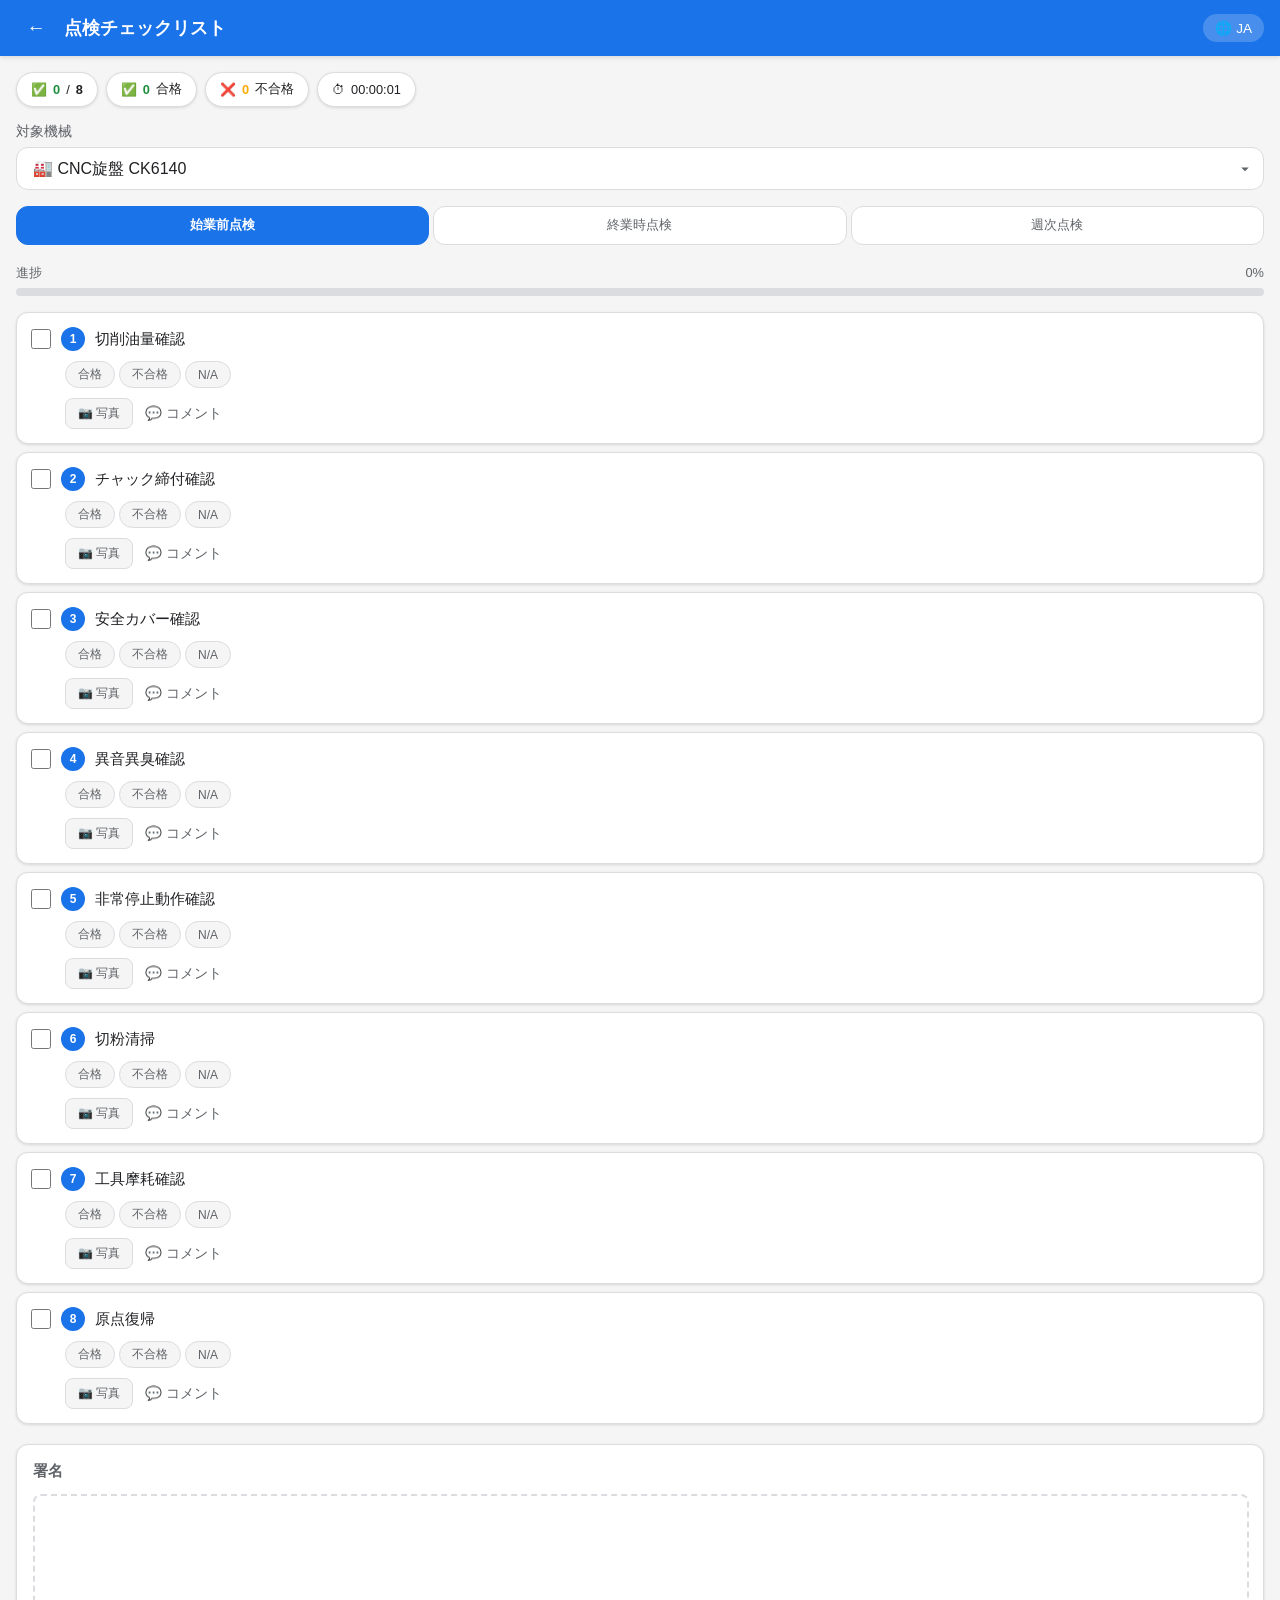
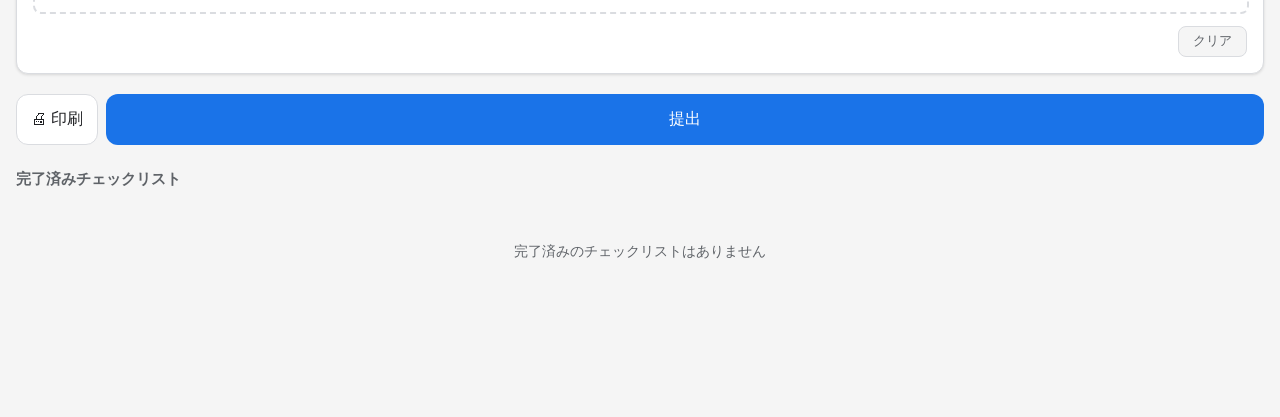
<file: app/pages/checklist.html>
<!DOCTYPE html>
<html lang="ja">
<head>
  <meta charset="UTF-8">
  <meta name="viewport" content="width=device-width, initial-scale=1.0, maximum-scale=1.0, user-scalable=no">
  <title>点検チェックリスト - 現場AIナビ</title>
  <link rel="stylesheet" href="../css/style.css">
  <link rel="stylesheet" href="../css/layout.css">
  <style>
    /* ========== Checklist Page Styles ========== */
    /* Header layout handled by l-header in layout.css */

    .cl-header .cl-lang {
      display: flex; align-items: center; gap: 4px;
      background: rgba(255,255,255,0.2);
      border: none; color: #fff;
      padding: 6px 12px; border-radius: 20px;
      cursor: pointer; font-size: 0.85em;
    }

    .cl-body {
      /* padding-top via l-page, extra bottom for sticky submit */
      padding-bottom: 100px;
    }

    .cl-section { padding: 16px; }

    /* Summary Bar */
    .cl-summary {
      display: flex; gap: 8px;
      margin-bottom: 16px; flex-wrap: wrap;
    }

    .cl-summary-chip {
      display: flex; align-items: center; gap: 6px;
      padding: 8px 14px;
      background: var(--bg-card);
      border: 1px solid var(--border);
      border-radius: 20px;
      font-size: 0.8em;
      white-space: nowrap;
      box-shadow: var(--shadow);
    }

    .cl-summary-chip .chip-val { font-weight: 600; }
    .cl-summary-chip .chip-val.complete { color: var(--success); }
    .cl-summary-chip .chip-val.pending { color: var(--warning); }

    /* Timer */
    .cl-timer {
      display: flex; align-items: center; gap: 6px;
      padding: 8px 14px;
      background: var(--bg-card);
      border: 1px solid var(--border);
      border-radius: 20px;
      font-size: 0.8em;
      font-variant-numeric: tabular-nums;
      box-shadow: var(--shadow);
    }

    /* Machine Selector */
    .cl-select-group {
      margin-bottom: 16px;
    }

    .cl-select-group label {
      display: block;
      font-size: 0.85em;
      color: var(--text-secondary);
      margin-bottom: 6px;
      font-weight: 500;
    }

    .cl-select-group select {
      width: 100%;
      padding: 12px 16px;
      border: 1px solid var(--border);
      border-radius: var(--radius);
      font-size: 1em;
      background: var(--bg-card);
      color: var(--text);
      appearance: none;
      background-image: url("data:image/svg+xml,%3Csvg xmlns='http://www.w3.org/2000/svg' width='12' height='12' fill='%235f6368' viewBox='0 0 16 16'%3E%3Cpath d='M8 11L3 6h10z'/%3E%3C/svg%3E");
      background-repeat: no-repeat;
      background-position: right 12px center;
    }

    /* Tabs */
    .cl-tabs {
      display: flex;
      gap: 4px;
      margin-bottom: 16px;
      overflow-x: auto;
      padding-bottom: 4px;
    }

    .cl-tab {
      flex: 1; min-width: 0;
      padding: 10px 8px;
      background: var(--bg-card);
      border: 1px solid var(--border);
      border-radius: var(--radius);
      cursor: pointer;
      font-size: 0.8em;
      text-align: center;
      color: var(--text-secondary);
      white-space: nowrap;
      transition: all 0.2s;
    }

    .cl-tab.active {
      background: var(--primary);
      color: #fff;
      border-color: var(--primary);
      font-weight: 600;
    }

    /* Progress Bar */
    .cl-progress-wrap {
      margin-bottom: 16px;
    }

    .cl-progress-label {
      display: flex;
      justify-content: space-between;
      font-size: 0.8em;
      color: var(--text-secondary);
      margin-bottom: 6px;
    }

    .cl-progress-bar {
      width: 100%;
      height: 8px;
      background: var(--border);
      border-radius: 4px;
      overflow: hidden;
    }

    .cl-progress-fill {
      height: 100%;
      background: var(--success);
      border-radius: 4px;
      transition: width 0.3s ease;
      width: 0%;
    }

    /* Checklist Items */
    .cl-items { display: flex; flex-direction: column; gap: 8px; }

    .cl-item {
      background: var(--bg-card);
      border: 1px solid var(--border);
      border-radius: var(--radius);
      padding: 14px;
      box-shadow: var(--shadow);
      transition: border-color 0.2s;
    }

    .cl-item.status-pass { border-left: 4px solid var(--success); }
    .cl-item.status-fail { border-left: 4px solid var(--danger); }
    .cl-item.status-na { border-left: 4px solid var(--text-secondary); }

    .cl-item-header {
      display: flex;
      align-items: center;
      gap: 10px;
    }

    .cl-item-header input[type="checkbox"] {
      width: 20px; height: 20px;
      accent-color: var(--primary);
      cursor: pointer; flex-shrink: 0;
    }

    .cl-item-title {
      flex: 1;
      font-size: 0.95em;
      font-weight: 500;
    }

    .cl-item-num {
      display: inline-flex;
      align-items: center; justify-content: center;
      width: 24px; height: 24px;
      border-radius: 50%;
      background: var(--primary);
      color: #fff;
      font-size: 0.75em;
      font-weight: 600;
      flex-shrink: 0;
    }

    /* Status Toggle */
    .cl-status-toggle {
      display: flex; gap: 4px;
      margin-top: 10px; margin-left: 34px;
    }

    .cl-status-btn {
      padding: 4px 12px;
      border: 1px solid var(--border);
      border-radius: 16px;
      background: var(--bg);
      cursor: pointer;
      font-size: 0.75em;
      color: var(--text-secondary);
      transition: all 0.2s;
    }

    .cl-status-btn.active-pass { background: var(--success); color: #fff; border-color: var(--success); }
    .cl-status-btn.active-fail { background: var(--danger); color: #fff; border-color: var(--danger); }
    .cl-status-btn.active-na { background: var(--text-secondary); color: #fff; border-color: var(--text-secondary); }

    /* Photo & Comment */
    .cl-item-actions {
      display: flex; gap: 8px; align-items: center;
      margin-top: 10px; margin-left: 34px;
    }

    .cl-photo-btn {
      display: flex; align-items: center; gap: 4px;
      padding: 6px 12px;
      background: var(--bg);
      border: 1px solid var(--border);
      border-radius: 8px;
      cursor: pointer;
      font-size: 0.75em;
      color: var(--text-secondary);
    }

    .cl-photo-btn.has-photo { border-color: var(--primary); color: var(--primary); }

    .cl-photo-preview {
      width: 40px; height: 40px;
      border-radius: 6px;
      object-fit: cover;
      border: 1px solid var(--border);
      display: none;
    }

    .cl-comment-toggle {
      background: none; border: none;
      cursor: pointer; font-size: 0.85em;
      color: var(--text-secondary);
      padding: 4px;
    }

    .cl-comment-area {
      margin-top: 8px; margin-left: 34px;
      display: none;
    }

    .cl-comment-area.open { display: block; }

    .cl-comment-area textarea {
      width: 100%;
      padding: 10px;
      border: 1px solid var(--border);
      border-radius: 8px;
      font-size: 0.85em;
      font-family: inherit;
      background: var(--bg);
      color: var(--text);
      resize: vertical;
      min-height: 60px;
    }

    /* Signature Pad */
    .cl-signature-section {
      margin-top: 20px;
      background: var(--bg-card);
      border: 1px solid var(--border);
      border-radius: var(--radius);
      padding: 16px;
      box-shadow: var(--shadow);
    }

    .cl-signature-section h3 {
      font-size: 0.95em;
      margin-bottom: 12px;
      color: var(--text-secondary);
    }

    .cl-signature-canvas {
      width: 100%;
      height: 120px;
      border: 2px dashed var(--border);
      border-radius: 8px;
      background: #fff;
      cursor: crosshair;
      touch-action: none;
    }

    [data-theme="dark"] .cl-signature-canvas { background: #2a2a3e; }

    .cl-signature-actions {
      display: flex; gap: 8px;
      margin-top: 8px;
      justify-content: flex-end;
    }

    .cl-btn-sm {
      padding: 6px 14px;
      border: 1px solid var(--border);
      border-radius: 8px;
      background: var(--bg);
      cursor: pointer;
      font-size: 0.8em;
      color: var(--text-secondary);
    }

    /* Submit */
    .cl-submit-area {
      margin-top: 20px;
      display: flex; gap: 8px;
    }

    .cl-submit-area .btn-primary {
      flex: 1;
      padding: 14px;
      font-size: 1em;
    }

    .cl-submit-area .btn-secondary {
      padding: 14px;
      font-size: 1em;
    }

    /* History Section */
    .cl-history-section {
      margin-top: 24px;
    }

    .cl-history-section h3 {
      font-size: 0.95em;
      color: var(--text-secondary);
      margin-bottom: 12px;
    }

    .cl-history-item {
      display: flex;
      align-items: center;
      gap: 12px;
      padding: 12px;
      background: var(--bg-card);
      border: 1px solid var(--border);
      border-radius: 8px;
      margin-bottom: 8px;
      font-size: 0.85em;
      cursor: pointer;
      transition: transform 0.15s;
    }

    .cl-history-item:active { transform: scale(0.98); }

    .cl-history-icon { font-size: 1.2em; }

    .cl-history-info { flex: 1; }
    .cl-history-title { font-weight: 500; }
    .cl-history-meta { font-size: 0.8em; color: var(--text-secondary); margin-top: 2px; }

    .cl-history-badge {
      padding: 4px 10px;
      border-radius: 12px;
      font-size: 0.75em;
      font-weight: 600;
    }

    .cl-history-badge.complete { background: rgba(30,142,62,0.12); color: var(--success); }
    .cl-history-badge.partial { background: rgba(249,171,0,0.12); color: var(--warning); }

    /* Lang Modal (standalone page) */
    .cl-lang-modal {
      position: fixed; inset: 0;
      background: rgba(0,0,0,0.5);
      display: flex; align-items: center; justify-content: center;
      z-index: 200;
    }

    .cl-lang-modal.hidden { display: none; }

    .cl-lang-modal-content {
      background: var(--bg-card);
      border-radius: var(--radius);
      padding: 24px;
      width: 90%; max-width: 360px;
      text-align: center;
    }

    .cl-lang-modal-content h2 { margin-bottom: 16px; font-size: 1.1em; }

    .cl-lang-options { display: flex; flex-direction: column; gap: 8px; margin-bottom: 16px; }

    .cl-lang-opt {
      padding: 14px;
      border: 1px solid var(--border);
      border-radius: 8px;
      background: var(--bg);
      cursor: pointer;
      font-size: 1.05em;
      color: var(--text);
    }

    .cl-lang-opt:hover, .cl-lang-opt.active {
      background: rgba(26,115,232,0.1);
      border-color: var(--primary);
    }

    /* Print styles */
    @media print {
      .cl-header, .cl-submit-area, .cl-history-section,
      .cl-photo-btn, .cl-comment-toggle, .cl-signature-actions,
      .cl-lang, .cl-back { display: none !important; }

      .cl-body { padding-top: 0; padding-bottom: 0; }

      .cl-item { break-inside: avoid; }

      .cl-comment-area { display: block !important; }

      .cl-signature-section { break-inside: avoid; }

      .cl-print-header {
        display: block !important;
        text-align: center;
        margin-bottom: 16px;
        border-bottom: 2px solid #333;
        padding-bottom: 8px;
      }

      .cl-print-header h2 { font-size: 1.2em; margin-bottom: 4px; }
      .cl-print-header p { font-size: 0.85em; color: #666; }
    }

    .cl-print-header { display: none; }

    /* Empty state */
    .cl-empty {
      text-align: center;
      color: var(--text-secondary);
      padding: 40px 16px;
      font-size: 0.9em;
    }
  </style>
</head>
<body>
  <!-- Header -->
  <header class="l-header cl-header">
    <div class="l-header__left">
      <button class="l-header__back cl-back" id="btn-back" aria-label="Back">&#8592;</button>
      <span class="l-header__title" id="page-title">点検チェックリスト</span>
    </div>
    <div class="l-header__actions">
      <button class="cl-lang" id="btn-lang">
        <span>&#x1F310;</span>
        <span id="current-lang">JA</span>
      </button>
    </div>
  </header>

  <!-- Language Modal -->
  <div class="cl-lang-modal hidden" id="lang-modal">
    <div class="cl-lang-modal-content">
      <h2>言語 / Language</h2>
      <div class="cl-lang-options">
        <button class="cl-lang-opt" data-lang="ja">&#x1F1EF;&#x1F1F5; 日本語</button>
        <button class="cl-lang-opt" data-lang="en">&#x1F1FA;&#x1F1F8; English</button>
        <button class="cl-lang-opt" data-lang="th">&#x1F1F9;&#x1F1ED; ภาษาไทย</button>
        <button class="cl-lang-opt" data-lang="vi">&#x1F1FB;&#x1F1F3; Tiếng Việt</button>
      </div>
      <button class="btn-secondary" id="lang-modal-close">閉じる</button>
    </div>
  </div>

  <!-- Print Header -->
  <div class="cl-print-header" id="print-header">
    <h2 id="print-title">点検チェックリスト</h2>
    <p id="print-meta"></p>
  </div>

  <!-- Main Body -->
  <div class="l-page cl-body">
    <div class="cl-section">

      <!-- Summary Bar -->
      <div class="cl-summary" id="summary-bar">
        <div class="cl-summary-chip">
          <span>&#x2705;</span>
          <span class="chip-val complete" id="summary-done">0</span>
          <span>/</span>
          <span class="chip-val" id="summary-total">0</span>
        </div>
        <div class="cl-summary-chip">
          <span>&#x2705;</span>
          <span class="chip-val complete" id="summary-pass">0</span>
          <span id="lbl-pass">合格</span>
        </div>
        <div class="cl-summary-chip">
          <span>&#x274C;</span>
          <span class="chip-val pending" id="summary-fail">0</span>
          <span id="lbl-fail">不合格</span>
        </div>
        <div class="cl-timer" id="timer-chip">
          <span>&#x23F1;</span>
          <span id="timer-display">00:00:00</span>
        </div>
      </div>

      <!-- Machine Selector -->
      <div class="cl-select-group">
        <label id="lbl-machine">対象機械</label>
        <select id="machine-select"></select>
      </div>

      <!-- Checklist Type Tabs -->
      <div class="cl-tabs" id="type-tabs"></div>

      <!-- Progress Bar -->
      <div class="cl-progress-wrap">
        <div class="cl-progress-label">
          <span id="lbl-progress">進捗</span>
          <span id="progress-pct">0%</span>
        </div>
        <div class="cl-progress-bar">
          <div class="cl-progress-fill" id="progress-fill"></div>
        </div>
      </div>

      <!-- Checklist Items -->
      <div class="cl-items" id="checklist-items"></div>

      <!-- Signature -->
      <div class="cl-signature-section" id="signature-section">
        <h3 id="lbl-signature">署名</h3>
        <canvas class="cl-signature-canvas" id="signature-canvas"></canvas>
        <div class="cl-signature-actions">
          <button class="cl-btn-sm" id="btn-sig-clear" type="button">クリア</button>
        </div>
      </div>

      <!-- Submit -->
      <div class="cl-submit-area">
        <button class="btn-secondary" id="btn-export" type="button">&#x1F5A8; 印刷</button>
        <button class="btn-primary" id="btn-submit" type="button">提出</button>
      </div>

      <!-- History -->
      <div class="cl-history-section">
        <h3 id="lbl-history">完了済みチェックリスト</h3>
        <div id="history-list"></div>
      </div>

    </div>
  </div>

  <script>
  (function() {
    'use strict';

    // ========== State ==========
    const lang = localStorage.getItem('genba-lang') || 'ja';
    const theme = localStorage.getItem('genba-theme') || 'light';
    const fontSize = localStorage.getItem('genba-fontsize') || 'medium';
    let currentLang = lang;
    let currentMachine = 'cnc-001';
    let currentType = 'pre';
    let machinesData = [];
    let timerStart = Date.now();
    let timerInterval = null;
    let itemStates = {}; // { idx: { checked, status, comment, photo } }

    // Apply theme/fontsize
    document.documentElement.setAttribute('data-theme', theme);
    document.documentElement.setAttribute('data-fontsize', fontSize);

    // ========== i18n ==========
    const i18n = {
      ja: {
        title: '点検チェックリスト',
        machine: '対象機械',
        progress: '進捗',
        signature: '署名',
        clear: 'クリア',
        submit: '提出',
        print: '印刷',
        history: '完了済みチェックリスト',
        pass: '合格', fail: '不合格', na: 'N/A',
        close: '閉じる',
        photo: '写真',
        comment: 'コメント',
        submitted: '提出完了',
        submitConfirm: 'チェックリストを提出しますか？',
        noHistory: '完了済みのチェックリストはありません',
        complete: '完了', partial: '一部未完了',
        tabs: { pre: '始業前点検', end: '終業時点検', weekly: '週次点検' },
        elapsed: '経過時間',
        back: '戻る',
      },
      en: {
        title: 'Inspection Checklist',
        machine: 'Target Machine',
        progress: 'Progress',
        signature: 'Signature',
        clear: 'Clear',
        submit: 'Submit',
        print: 'Print',
        history: 'Completed Checklists',
        pass: 'Pass', fail: 'Fail', na: 'N/A',
        close: 'Close',
        photo: 'Photo',
        comment: 'Comment',
        submitted: 'Submitted',
        submitConfirm: 'Submit this checklist?',
        noHistory: 'No completed checklists',
        complete: 'Complete', partial: 'Partial',
        tabs: { pre: 'Pre-shift', end: 'End-of-shift', weekly: 'Weekly' },
        elapsed: 'Elapsed',
        back: 'Back',
      },
      th: {
        title: 'รายการตรวจสอบ',
        machine: 'เครื่องจักรเป้าหมาย',
        progress: 'ความคืบหน้า',
        signature: 'ลายเซ็น',
        clear: 'ล้าง',
        submit: 'ส่ง',
        print: 'พิมพ์',
        history: 'รายการที่เสร็จแล้ว',
        pass: 'ผ่าน', fail: 'ไม่ผ่าน', na: 'N/A',
        close: 'ปิด',
        photo: 'รูปภาพ',
        comment: 'ความคิดเห็น',
        submitted: 'ส่งแล้ว',
        submitConfirm: 'ส่งรายการตรวจสอบนี้?',
        noHistory: 'ไม่มีรายการที่เสร็จแล้ว',
        complete: 'เสร็จสิ้น', partial: 'บางส่วน',
        tabs: { pre: 'ก่อนเริ่มงาน', end: 'สิ้นสุดกะ', weekly: 'รายสัปดาห์' },
        elapsed: 'เวลาที่ผ่าน',
        back: 'กลับ',
      },
      vi: {
        title: 'Danh sach kiem tra',
        machine: 'May muc tieu',
        progress: 'Tien do',
        signature: 'Chu ky',
        clear: 'Xoa',
        submit: 'Gui',
        print: 'In',
        history: 'Danh sach da hoan thanh',
        pass: 'Dat', fail: 'Khong dat', na: 'N/A',
        close: 'Dong',
        photo: 'Anh',
        comment: 'Binh luan',
        submitted: 'Da gui',
        submitConfirm: 'Gui danh sach kiem tra nay?',
        noHistory: 'Khong co danh sach da hoan thanh',
        complete: 'Hoan thanh', partial: 'Mot phan',
        tabs: { pre: 'Truoc ca', end: 'Cuoi ca', weekly: 'Hang tuan' },
        elapsed: 'Thoi gian',
        back: 'Quay lai',
      },
    };

    // Correct Vietnamese with diacritics
    i18n.vi = {
      title: 'Danh s\u00E1ch ki\u1EC3m tra',
      machine: 'M\u00E1y m\u1EE5c ti\u00EAu',
      progress: 'Ti\u1EBFn \u0111\u1ED9',
      signature: 'Ch\u1EEF k\u00FD',
      clear: 'X\u00F3a',
      submit: 'G\u1EEDi',
      print: 'In',
      history: 'Danh s\u00E1ch \u0111\u00E3 ho\u00E0n th\u00E0nh',
      pass: '\u0110\u1EA1t', fail: 'Kh\u00F4ng \u0111\u1EA1t', na: 'N/A',
      close: '\u0110\u00F3ng',
      photo: '\u1EA2nh',
      comment: 'B\u00ECnh lu\u1EADn',
      submitted: '\u0110\u00E3 g\u1EEDi',
      submitConfirm: 'G\u1EEDi danh s\u00E1ch ki\u1EC3m tra n\u00E0y?',
      noHistory: 'Kh\u00F4ng c\u00F3 danh s\u00E1ch \u0111\u00E3 ho\u00E0n th\u00E0nh',
      complete: 'Ho\u00E0n th\u00E0nh', partial: 'M\u1ED9t ph\u1EA7n',
      tabs: { pre: 'Tr\u01B0\u1EDBc ca', end: 'Cu\u1ED1i ca', weekly: 'H\u00E0ng tu\u1EA7n' },
      elapsed: 'Th\u1EDDi gian',
      back: 'Quay l\u1EA1i',
    };

    function t(key) {
      const keys = key.split('.');
      let val = i18n[currentLang] || i18n.ja;
      for (const k of keys) { val = val?.[k]; }
      return val || key;
    }

    // ========== Checklist Data ==========
    const checklistData = {
      'cnc-001': {
        pre: {
          ja: ['切削油量確認', 'チャック締付確認', '安全カバー確認', '異音異臭確認', '非常停止動作確認', '切粉清掃', '工具摩耗確認', '原点復帰'],
          en: ['Check cutting oil level', 'Verify chuck tightness', 'Check safety cover', 'Check for unusual sounds/smells', 'Test emergency stop', 'Clean chips', 'Check tool wear', 'Perform home return'],
          th: ['ตรวจสอบระดับน้ำมันตัด', 'ตรวจสอบการขันหัวจับ', 'ตรวจสอบฝาครอบนิรภัย', 'ตรวจสอบเสียง/กลิ่นผิดปกติ', 'ทดสอบปุ่มหยุดฉุกเฉิน', 'ทำความสะอาดเศษ', 'ตรวจสอบการสึกหรอของเครื่องมือ', 'กลับตำแหน่งเดิม'],
          vi: ['Ki\u1EC3m tra m\u1EE9c d\u1EA7u c\u1EAFt', 'Ki\u1EC3m tra l\u1EF1c k\u1EB9p m\u00E2m c\u1EB7p', 'Ki\u1EC3m tra n\u1EAFp an to\u00E0n', 'Ki\u1EC3m tra ti\u1EBFng/m\u00F9i b\u1EA5t th\u01B0\u1EDDng', 'Ki\u1EC3m tra n\u00FAt d\u1EEBng kh\u1EA9n c\u1EA5p', 'D\u1ECDn phoi', 'Ki\u1EC3m tra m\u00F2n dao', 'Th\u1EF1c hi\u1EC7n v\u1EC1 g\u1ED1c'],
        },
        end: {
          ja: ['電源OFF確認', '作業場所清掃', '異常報告', '工具整理・保管'],
          en: ['Confirm power off', 'Clean work area', 'Report issues', 'Organize & secure tools'],
          th: ['ยืนยันปิดไฟ', 'ทำความสะอาดพื้นที่ทำงาน', 'รายงานปัญหา', 'จัดเก็บเครื่องมือ'],
          vi: ['X\u00E1c nh\u1EADn t\u1EAFt ngu\u1ED3n', 'D\u1ECDn khu v\u1EF1c l\u00E0m vi\u1EC7c', 'B\u00E1o c\u00E1o v\u1EA5n \u0111\u1EC1', 'S\u1EAFp x\u1EBFp & c\u1EA5t d\u1EE5ng c\u1EE5'],
        },
        weekly: {
          ja: ['キャリブレーション実施', '潤滑油レベル確認', 'フィルター交換', 'テストラン実施', '精度測定・記録', 'ベルト張力チェック'],
          en: ['Perform calibration', 'Check lubricant level', 'Replace filters', 'Perform test run', 'Measure & record accuracy', 'Check belt tension'],
          th: ['ทำการสอบเทียบ', 'ตรวจสอบระดับน้ำมันหล่อลื่น', 'เปลี่ยนฟิลเตอร์', 'ทดสอบเดินเครื่อง', 'วัดและบันทึกความแม่นยำ', 'ตรวจสอบแรงตึงสายพาน'],
          vi: ['Hi\u1EC7u chu\u1EA9n', 'Ki\u1EC3m tra m\u1EE9c d\u1EA7u b\u00F4i tr\u01A1n', 'Thay b\u1ED9 l\u1ECDc', 'Ch\u1EA1y th\u1EED', '\u0110o & ghi \u0111\u1ED9 ch\u00EDnh x\u00E1c', 'Ki\u1EC3m tra l\u1EF1c c\u0103ng d\u00E2y \u0111ai'],
        },
      },
      'press-001': {
        pre: {
          ja: ['安全柵確認', '油圧レベル確認', '金型セット確認', '両手操作ボタン確認', '異音確認', '油漏れ確認'],
          en: ['Check safety fence', 'Check hydraulic level', 'Verify die set', 'Test both-hand buttons', 'Check for unusual sounds', 'Check for oil leaks'],
          th: ['ตรวจสอบรั้วนิรภัย', 'ตรวจสอบระดับไฮดรอลิก', 'ตรวจสอบแม่พิมพ์', 'ทดสอบปุ่มสองมือ', 'ตรวจสอบเสียงผิดปกติ', 'ตรวจสอบการรั่วของน้ำมัน'],
          vi: ['Ki\u1EC3m tra h\u00E0ng r\u00E0o an to\u00E0n', 'Ki\u1EC3m tra m\u1EE9c d\u1EA7u th\u1EE7y l\u1EF1c', 'Ki\u1EC3m tra khu\u00F4n', 'Ki\u1EC3m tra n\u00FAt hai tay', 'Ki\u1EC3m tra ti\u1EBFng b\u1EA5t th\u01B0\u1EDDng', 'Ki\u1EC3m tra r\u00F2 r\u1EC9 d\u1EA7u'],
        },
        end: {
          ja: ['油圧ポンプ停止確認', '作業場所清掃', '異常報告'],
          en: ['Confirm hydraulic pump off', 'Clean work area', 'Report issues'],
          th: ['ยืนยันปิดปั๊มไฮดรอลิก', 'ทำความสะอาดพื้นที่ทำงาน', 'รายงานปัญหา'],
          vi: ['X\u00E1c nh\u1EADn t\u1EAFt b\u01A1m th\u1EE7y l\u1EF1c', 'D\u1ECDn khu v\u1EF1c l\u00E0m vi\u1EC7c', 'B\u00E1o c\u00E1o v\u1EA5n \u0111\u1EC1'],
        },
        weekly: {
          ja: ['油圧ホース点検', '金型摩耗チェック', 'フィルター確認', 'テストプレス実施'],
          en: ['Inspect hydraulic hoses', 'Check die wear', 'Check filters', 'Perform test press'],
          th: ['ตรวจสอบท่อไฮดรอลิก', 'ตรวจสอบการสึกหรอแม่พิมพ์', 'ตรวจสอบฟิลเตอร์', 'ทดสอบกด'],
          vi: ['Ki\u1EC3m tra \u1ED1ng th\u1EE7y l\u1EF1c', 'Ki\u1EC3m tra m\u00F2n khu\u00F4n', 'Ki\u1EC3m tra b\u1ED9 l\u1ECDc', 'D\u1EADp th\u1EED'],
        },
      },
      'welder-001': {
        pre: {
          ja: ['ガスバルブ確認', 'トーチチップ確認', 'ワイヤー残量確認', '安全エリア確認', '接地確認', '排気確認'],
          en: ['Check gas valve', 'Check torch tip', 'Check wire level', 'Check safety area', 'Verify grounding', 'Check exhaust'],
          th: ['ตรวจสอบวาล์วแก๊ส', 'ตรวจสอบหัวเชื่อม', 'ตรวจสอบระดับลวด', 'ตรวจสอบพื้นที่ปลอดภัย', 'ตรวจสอบการต่อสายดิน', 'ตรวจสอบระบบระบายอากาศ'],
          vi: ['Ki\u1EC3m tra van kh\u00ED', 'Ki\u1EC3m tra \u0111\u1EA7u h\u00E0n', 'Ki\u1EC3m tra m\u1EE9c d\u00E2y', 'Ki\u1EC3m tra v\u00F9ng an to\u00E0n', 'Ki\u1EC3m tra n\u1ED1i \u0111\u1EA5t', 'Ki\u1EC3m tra x\u1EA3 kh\u00ED'],
        },
        end: {
          ja: ['ガスバルブ閉鎖確認', '作業場所清掃', '異常報告', 'トーチ保管'],
          en: ['Confirm gas valve closed', 'Clean work area', 'Report issues', 'Store torch'],
          th: ['ยืนยันปิดวาล์วแก๊ส', 'ทำความสะอาดพื้นที่ทำงาน', 'รายงานปัญหา', 'เก็บหัวเชื่อม'],
          vi: ['X\u00E1c nh\u1EADn \u0111\u00F3ng van kh\u00ED', 'D\u1ECDn khu v\u1EF1c l\u00E0m vi\u1EC7c', 'B\u00E1o c\u00E1o v\u1EA5n \u0111\u1EC1', 'C\u1EA5t \u0111\u1EA7u h\u00E0n'],
        },
        weekly: {
          ja: ['ワイヤーフィーダー点検', 'ガス流量キャリブレーション', 'ロボットアーム潤滑', 'テスト溶接実施', '排気フィルター清掃'],
          en: ['Inspect wire feeder', 'Calibrate gas flow', 'Lubricate robot arm', 'Perform test weld', 'Clean exhaust filter'],
          th: ['ตรวจสอบตัวป้อนลวด', 'สอบเทียบอัตราการไหลของแก๊ส', 'หล่อลื่นแขนหุ่นยนต์', 'ทดสอบเชื่อม', 'ทำความสะอาดฟิลเตอร์ระบาย'],
          vi: ['Ki\u1EC3m tra b\u1ED9 c\u1EA5p d\u00E2y', 'Hi\u1EC7u chu\u1EA9n l\u01B0u l\u01B0\u1EE3ng kh\u00ED', 'B\u00F4i tr\u01A1n c\u00E1nh tay robot', 'H\u00E0n th\u1EED', 'V\u1EC7 sinh b\u1ED9 l\u1ECDc x\u1EA3 kh\u00ED'],
        },
      },
    };

    // Machine names (loaded from JSON, fallback inline)
    const machineNames = {
      'cnc-001': { ja: 'CNC旋盤 CK6140', en: 'CNC Lathe CK6140', th: 'เครื่องกลึง CNC CK6140', vi: 'M\u00E1y ti\u1EC7n CNC CK6140' },
      'press-001': { ja: 'プレス機 AP-100', en: 'Press Machine AP-100', th: 'เครื่องกด AP-100', vi: 'M\u00E1y d\u1EADp AP-100' },
      'welder-001': { ja: '溶接ロボット RW-200', en: 'Welding Robot RW-200', th: 'หุ่นยนต์เชื่อม RW-200', vi: 'Robot h\u00E0n RW-200' },
    };

    const machineIcons = { 'cnc-001': '\uD83C\uDFED', 'press-001': '\uD83D\uDD28', 'welder-001': '\u26A1' };

    // ========== Load machines.json ==========
    async function loadMachines() {
      try {
        const res = await fetch('../../data/machines.json');
        const data = await res.json();
        machinesData = data.machines;
        // Update machine names from JSON
        machinesData.forEach(m => {
          if (machineNames[m.id]) {
            machineNames[m.id] = m.name;
          }
        });
      } catch (e) {
        console.warn('Could not load machines.json, using fallback data');
      }
      buildMachineSelect();
    }

    // ========== Build UI ==========
    function buildMachineSelect() {
      const sel = document.getElementById('machine-select');
      sel.innerHTML = '';
      Object.keys(machineNames).forEach(id => {
        const opt = document.createElement('option');
        opt.value = id;
        const name = machineNames[id][currentLang] || machineNames[id].en;
        opt.textContent = (machineIcons[id] || '') + ' ' + name;
        sel.appendChild(opt);
      });
      sel.value = currentMachine;
      sel.addEventListener('change', () => {
        currentMachine = sel.value;
        resetChecklist();
      });
    }

    function buildTabs() {
      const tabs = document.getElementById('type-tabs');
      tabs.innerHTML = '';
      ['pre', 'end', 'weekly'].forEach(type => {
        const btn = document.createElement('button');
        btn.className = 'cl-tab' + (type === currentType ? ' active' : '');
        btn.textContent = t('tabs.' + type);
        btn.dataset.type = type;
        btn.addEventListener('click', () => {
          currentType = type;
          document.querySelectorAll('.cl-tab').forEach(tb => tb.classList.remove('active'));
          btn.classList.add('active');
          resetChecklist();
        });
        tabs.appendChild(btn);
      });
    }

    function getItems() {
      const data = checklistData[currentMachine]?.[currentType];
      if (!data) return [];
      return data[currentLang] || data.en || [];
    }

    function resetChecklist() {
      itemStates = {};
      timerStart = Date.now();
      renderItems();
      updateSummary();
    }

    function renderItems() {
      const container = document.getElementById('checklist-items');
      const items = getItems();

      if (items.length === 0) {
        container.innerHTML = '<div class="cl-empty">' + t('noHistory') + '</div>';
        return;
      }

      container.innerHTML = items.map((item, idx) => {
        const st = itemStates[idx] || {};
        const statusClass = st.status === 'pass' ? 'status-pass' : st.status === 'fail' ? 'status-fail' : st.status === 'na' ? 'status-na' : '';
        return `
          <div class="cl-item ${statusClass}" data-idx="${idx}">
            <div class="cl-item-header">
              <input type="checkbox" ${st.checked ? 'checked' : ''} data-action="check" data-idx="${idx}">
              <span class="cl-item-num">${idx + 1}</span>
              <span class="cl-item-title">${item}</span>
            </div>
            <div class="cl-status-toggle">
              <button class="cl-status-btn ${st.status === 'pass' ? 'active-pass' : ''}" data-action="status" data-idx="${idx}" data-val="pass">${t('pass')}</button>
              <button class="cl-status-btn ${st.status === 'fail' ? 'active-fail' : ''}" data-action="status" data-idx="${idx}" data-val="fail">${t('fail')}</button>
              <button class="cl-status-btn ${st.status === 'na' ? 'active-na' : ''}" data-action="status" data-idx="${idx}" data-val="na">${t('na')}</button>
            </div>
            <div class="cl-item-actions">
              <label class="cl-photo-btn ${st.photo ? 'has-photo' : ''}">
                <input type="file" accept="image/*" capture="environment" style="display:none" data-action="photo" data-idx="${idx}">
                &#x1F4F7; ${t('photo')}
              </label>
              ${st.photo ? '<img class="cl-photo-preview" src="' + st.photo + '" style="display:inline-block">' : ''}
              <button class="cl-comment-toggle" data-action="toggle-comment" data-idx="${idx}">&#x1F4AC; ${t('comment')}</button>
            </div>
            <div class="cl-comment-area ${st.commentOpen ? 'open' : ''}">
              <textarea placeholder="${t('comment')}..." data-action="comment" data-idx="${idx}">${st.comment || ''}</textarea>
            </div>
          </div>
        `;
      }).join('');

      // Event delegation
      container.addEventListener('change', handleItemEvent);
      container.addEventListener('click', handleItemEvent);
      container.addEventListener('input', handleItemEvent);
    }

    function handleItemEvent(e) {
      const target = e.target;
      const action = target.dataset.action;
      const idx = parseInt(target.dataset.idx);
      if (isNaN(idx)) return;

      if (!itemStates[idx]) itemStates[idx] = {};

      if (action === 'check') {
        itemStates[idx].checked = target.checked;
        if (target.checked && !itemStates[idx].status) {
          itemStates[idx].status = 'pass';
        }
        updateItemUI(idx);
        updateSummary();
      } else if (action === 'status') {
        e.preventDefault();
        const val = target.dataset.val;
        itemStates[idx].status = itemStates[idx].status === val ? null : val;
        if (itemStates[idx].status) {
          itemStates[idx].checked = true;
        }
        updateItemUI(idx);
        updateSummary();
      } else if (action === 'photo') {
        const file = target.files?.[0];
        if (file) {
          const reader = new FileReader();
          reader.onload = (ev) => {
            itemStates[idx].photo = ev.target.result;
            updateItemUI(idx);
          };
          reader.readAsDataURL(file);
        }
      } else if (action === 'toggle-comment') {
        itemStates[idx].commentOpen = !itemStates[idx].commentOpen;
        const area = target.closest('.cl-item').querySelector('.cl-comment-area');
        area.classList.toggle('open', itemStates[idx].commentOpen);
      } else if (action === 'comment') {
        itemStates[idx].comment = target.value;
      }
    }

    function updateItemUI(idx) {
      const el = document.querySelector(`.cl-item[data-idx="${idx}"]`);
      if (!el) return;
      const st = itemStates[idx] || {};

      // Update checkbox
      const cb = el.querySelector('input[type="checkbox"]');
      if (cb) cb.checked = !!st.checked;

      // Update status class
      el.classList.remove('status-pass', 'status-fail', 'status-na');
      if (st.status) el.classList.add('status-' + st.status);

      // Update status buttons
      el.querySelectorAll('.cl-status-btn').forEach(btn => {
        btn.classList.remove('active-pass', 'active-fail', 'active-na');
        if (btn.dataset.val === st.status) {
          btn.classList.add('active-' + st.status);
        }
      });

      // Update photo
      const photoBtn = el.querySelector('.cl-photo-btn');
      if (photoBtn) photoBtn.classList.toggle('has-photo', !!st.photo);

      const preview = el.querySelector('.cl-photo-preview');
      if (st.photo && !preview) {
        const img = document.createElement('img');
        img.className = 'cl-photo-preview';
        img.src = st.photo;
        img.style.display = 'inline-block';
        el.querySelector('.cl-item-actions').appendChild(img);
      } else if (preview && st.photo) {
        preview.src = st.photo;
        preview.style.display = 'inline-block';
      }
    }

    function updateSummary() {
      const items = getItems();
      const total = items.length;
      let done = 0, pass = 0, fail = 0;

      for (let i = 0; i < total; i++) {
        const st = itemStates[i];
        if (st?.checked) done++;
        if (st?.status === 'pass') pass++;
        if (st?.status === 'fail') fail++;
      }

      document.getElementById('summary-done').textContent = done;
      document.getElementById('summary-total').textContent = total;
      document.getElementById('summary-pass').textContent = pass;
      document.getElementById('summary-fail').textContent = fail;

      const pct = total > 0 ? Math.round((done / total) * 100) : 0;
      document.getElementById('progress-pct').textContent = pct + '%';
      document.getElementById('progress-fill').style.width = pct + '%';
    }

    // ========== Timer ==========
    function startTimer() {
      timerStart = Date.now();
      if (timerInterval) clearInterval(timerInterval);
      timerInterval = setInterval(() => {
        const elapsed = Date.now() - timerStart;
        const h = String(Math.floor(elapsed / 3600000)).padStart(2, '0');
        const m = String(Math.floor((elapsed % 3600000) / 60000)).padStart(2, '0');
        const s = String(Math.floor((elapsed % 60000) / 1000)).padStart(2, '0');
        document.getElementById('timer-display').textContent = h + ':' + m + ':' + s;
      }, 1000);
    }

    // ========== Signature Pad ==========
    function initSignaturePad() {
      const canvas = document.getElementById('signature-canvas');
      const ctx = canvas.getContext('2d');
      let drawing = false;
      let lastX = 0, lastY = 0;

      function resize() {
        const rect = canvas.parentElement.getBoundingClientRect();
        const dpr = window.devicePixelRatio || 1;
        canvas.width = (rect.width - 32) * dpr;
        canvas.height = 120 * dpr;
        canvas.style.width = (rect.width - 32) + 'px';
        canvas.style.height = '120px';
        ctx.scale(dpr, dpr);
        ctx.strokeStyle = theme === 'dark' ? '#e0e0e0' : '#333';
        ctx.lineWidth = 2;
        ctx.lineCap = 'round';
        ctx.lineJoin = 'round';
      }

      resize();
      window.addEventListener('resize', resize);

      function getPos(e) {
        const rect = canvas.getBoundingClientRect();
        const touch = e.touches ? e.touches[0] : e;
        return { x: touch.clientX - rect.left, y: touch.clientY - rect.top };
      }

      function start(e) {
        e.preventDefault();
        drawing = true;
        const pos = getPos(e);
        lastX = pos.x; lastY = pos.y;
      }

      function move(e) {
        if (!drawing) return;
        e.preventDefault();
        const pos = getPos(e);
        ctx.beginPath();
        ctx.moveTo(lastX, lastY);
        ctx.lineTo(pos.x, pos.y);
        ctx.stroke();
        lastX = pos.x; lastY = pos.y;
      }

      function end() { drawing = false; }

      canvas.addEventListener('mousedown', start);
      canvas.addEventListener('mousemove', move);
      canvas.addEventListener('mouseup', end);
      canvas.addEventListener('mouseleave', end);
      canvas.addEventListener('touchstart', start, { passive: false });
      canvas.addEventListener('touchmove', move, { passive: false });
      canvas.addEventListener('touchend', end);

      document.getElementById('btn-sig-clear').addEventListener('click', () => {
        const dpr = window.devicePixelRatio || 1;
        ctx.clearRect(0, 0, canvas.width / dpr, canvas.height / dpr);
      });
    }

    function getSignatureData() {
      const canvas = document.getElementById('signature-canvas');
      const ctx = canvas.getContext('2d');
      const dpr = window.devicePixelRatio || 1;
      const pixels = ctx.getImageData(0, 0, canvas.width, canvas.height).data;
      let hasContent = false;
      for (let i = 3; i < pixels.length; i += 4) {
        if (pixels[i] > 0) { hasContent = true; break; }
      }
      return hasContent ? canvas.toDataURL('image/png') : null;
    }

    // ========== Submit ==========
    function handleSubmit() {
      if (!confirm(t('submitConfirm'))) return;

      const items = getItems();
      const total = items.length;
      let done = 0;
      for (let i = 0; i < total; i++) {
        if (itemStates[i]?.checked) done++;
      }

      const elapsed = Date.now() - timerStart;
      const machineName = machineNames[currentMachine]?.[currentLang] || machineNames[currentMachine]?.en || currentMachine;

      const record = {
        id: Date.now().toString(36),
        date: new Date().toISOString(),
        machine: currentMachine,
        machineName: machineName,
        type: currentType,
        typeName: t('tabs.' + currentType),
        items: items.map((item, i) => ({
          text: item,
          checked: !!itemStates[i]?.checked,
          status: itemStates[i]?.status || null,
          comment: itemStates[i]?.comment || '',
          hasPhoto: !!itemStates[i]?.photo,
        })),
        total: total,
        done: done,
        elapsed: elapsed,
        signature: getSignatureData(),
        lang: currentLang,
      };

      // Save to localStorage
      const history = JSON.parse(localStorage.getItem('genba-checklists') || '[]');
      history.unshift(record);
      if (history.length > 50) history.length = 50;
      localStorage.setItem('genba-checklists', JSON.stringify(history));

      alert(t('submitted'));
      resetChecklist();
      renderHistory();
    }

    // ========== History ==========
    function renderHistory() {
      const container = document.getElementById('history-list');
      const history = JSON.parse(localStorage.getItem('genba-checklists') || '[]');

      if (history.length === 0) {
        container.innerHTML = '<div class="cl-empty">' + t('noHistory') + '</div>';
        return;
      }

      container.innerHTML = history.slice(0, 20).map(rec => {
        const isComplete = rec.done === rec.total;
        const date = new Date(rec.date);
        const dateStr = date.toLocaleDateString(currentLang === 'ja' ? 'ja-JP' : currentLang === 'th' ? 'th-TH' : currentLang === 'vi' ? 'vi-VN' : 'en-US');
        const timeStr = date.toLocaleTimeString(currentLang === 'ja' ? 'ja-JP' : 'en-US', { hour: '2-digit', minute: '2-digit' });
        const icon = machineIcons[rec.machine] || '\uD83C\uDFED';

        return `
          <div class="cl-history-item">
            <span class="cl-history-icon">${icon}</span>
            <div class="cl-history-info">
              <div class="cl-history-title">${rec.machineName || rec.machine} - ${rec.typeName || rec.type}</div>
              <div class="cl-history-meta">${dateStr} ${timeStr} | ${rec.done}/${rec.total}</div>
            </div>
            <span class="cl-history-badge ${isComplete ? 'complete' : 'partial'}">${isComplete ? t('complete') : t('partial')}</span>
          </div>
        `;
      }).join('');
    }

    // ========== Export / Print ==========
    function handleExport() {
      const machineName = machineNames[currentMachine]?.[currentLang] || machineNames[currentMachine]?.en || currentMachine;
      const typeName = t('tabs.' + currentType);
      const dateStr = new Date().toLocaleString(currentLang === 'ja' ? 'ja-JP' : 'en-US');

      document.getElementById('print-title').textContent = t('title') + ' - ' + machineName;
      document.getElementById('print-meta').textContent = typeName + ' | ' + dateStr;

      window.print();
    }

    // ========== Language ==========
    function applyLanguage(newLang) {
      currentLang = newLang;
      localStorage.setItem('genba-lang', newLang);
      document.getElementById('current-lang').textContent = newLang.toUpperCase();

      // Update UI text
      document.getElementById('page-title').textContent = t('title');
      document.getElementById('lbl-machine').textContent = t('machine');
      document.getElementById('lbl-progress').textContent = t('progress');
      document.getElementById('lbl-signature').textContent = t('signature');
      document.getElementById('btn-sig-clear').textContent = t('clear');
      document.getElementById('btn-submit').textContent = t('submit');
      document.getElementById('btn-export').innerHTML = '&#x1F5A8; ' + t('print');
      document.getElementById('lbl-history').textContent = t('history');
      document.getElementById('lbl-pass').textContent = t('pass');
      document.getElementById('lbl-fail').textContent = t('fail');
      document.getElementById('lang-modal-close').textContent = t('close');

      buildMachineSelect();
      buildTabs();
      renderItems();
      updateSummary();
      renderHistory();
    }

    function setupLangModal() {
      const modal = document.getElementById('lang-modal');
      document.getElementById('btn-lang').addEventListener('click', () => modal.classList.remove('hidden'));
      document.getElementById('lang-modal-close').addEventListener('click', () => modal.classList.add('hidden'));
      modal.addEventListener('click', (e) => { if (e.target === modal) modal.classList.add('hidden'); });

      document.querySelectorAll('.cl-lang-opt').forEach(opt => {
        opt.addEventListener('click', () => {
          applyLanguage(opt.dataset.lang);
          modal.classList.add('hidden');
        });
      });
    }

    // ========== Back button ==========
    document.getElementById('btn-back').addEventListener('click', () => {
      if (window.history.length > 1) {
        window.history.back();
      } else {
        window.location.href = '../index.html';
      }
    });

    // ========== Init ==========
    function init() {
      applyLanguage(currentLang);
      setupLangModal();
      initSignaturePad();
      startTimer();
      renderHistory();

      document.getElementById('btn-submit').addEventListener('click', handleSubmit);
      document.getElementById('btn-export').addEventListener('click', handleExport);
    }

    if (document.readyState === 'loading') {
      document.addEventListener('DOMContentLoaded', () => { loadMachines().then(init); });
    } else {
      loadMachines().then(init);
    }

  })();
  </script>
</body>
</html>
</file>
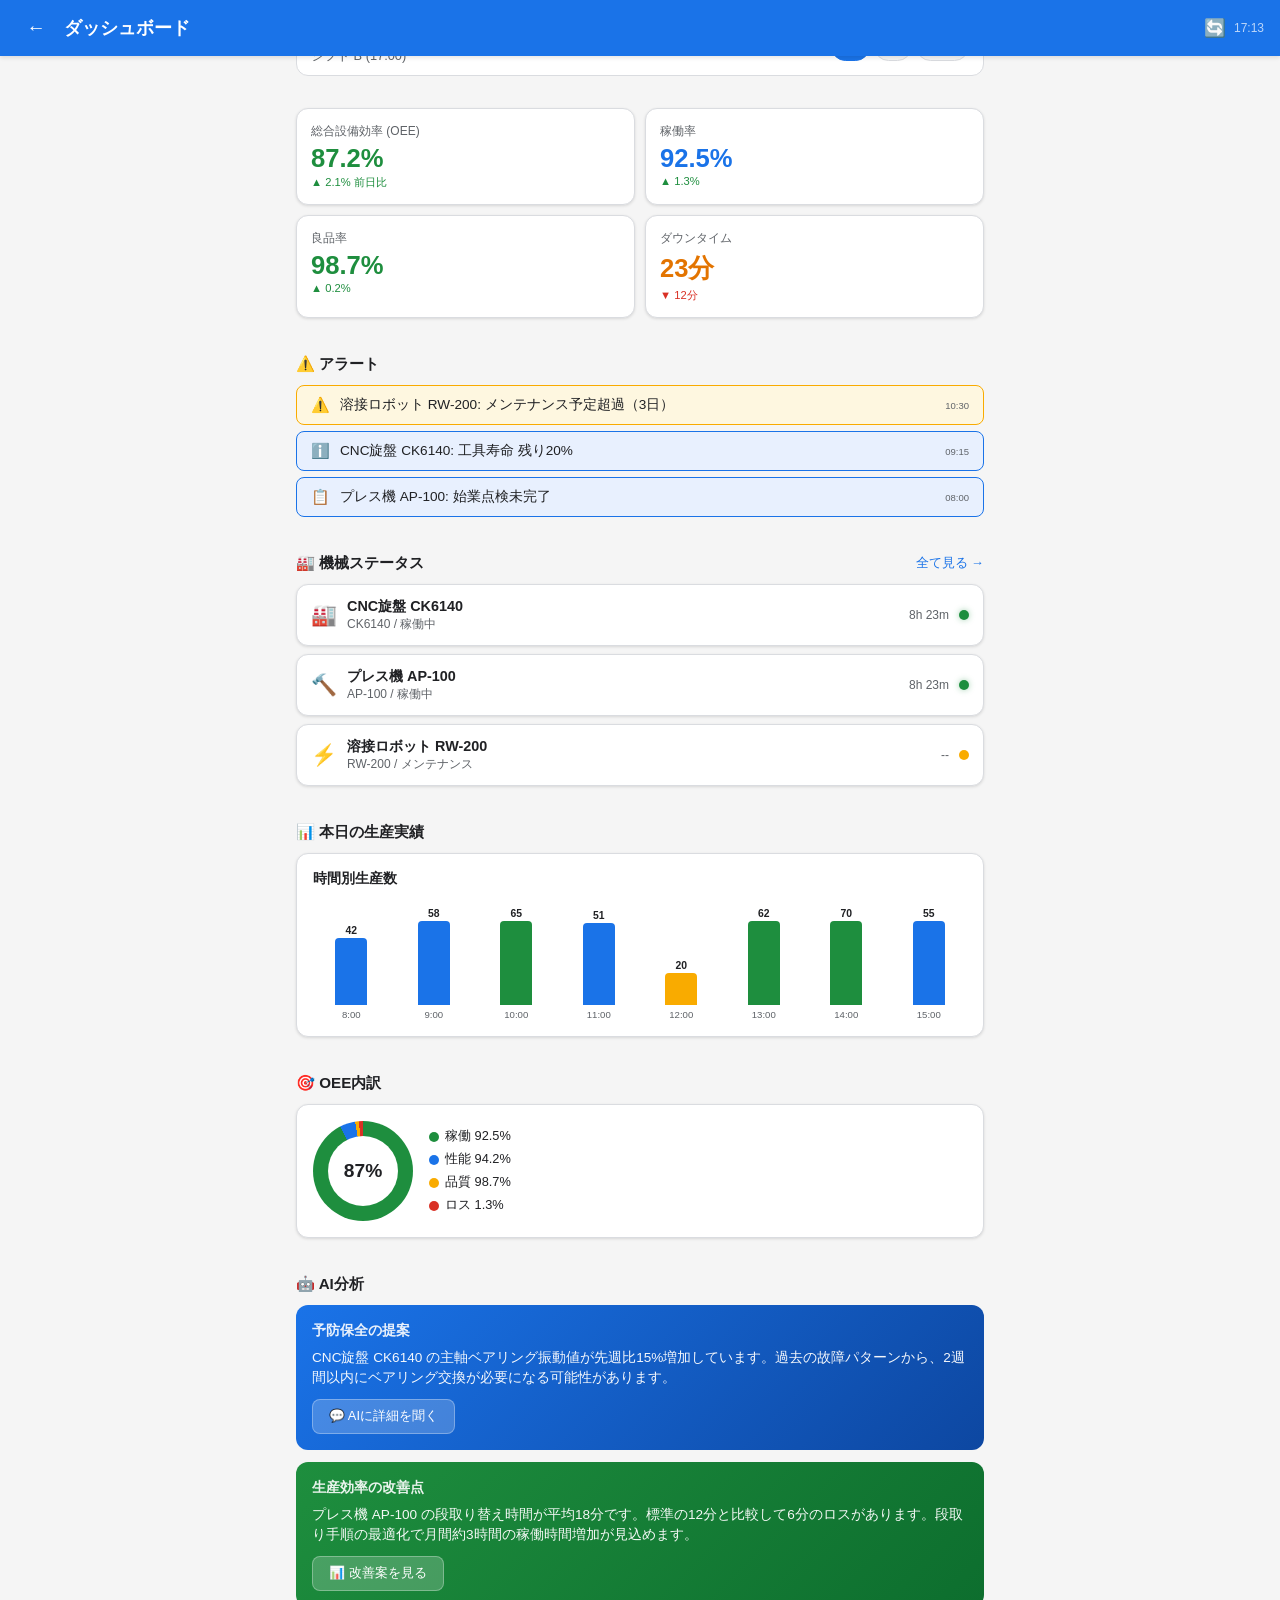
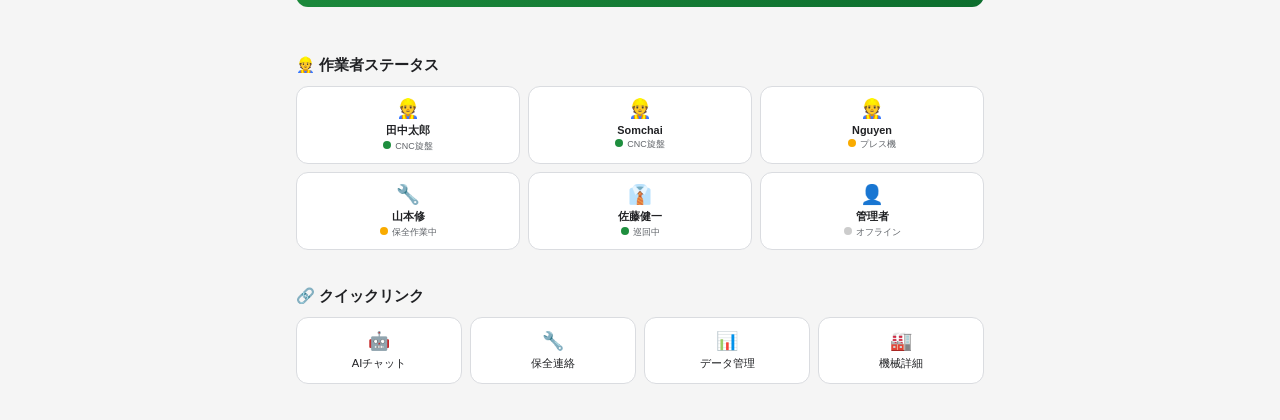
<file: app/pages/dashboard.html>
<!DOCTYPE html>
<html lang="ja">
<head>
  <meta charset="UTF-8">
  <meta name="viewport" content="width=device-width, initial-scale=1.0, maximum-scale=1.0, user-scalable=no">
  <title>ダッシュボード - 現場AIナビ</title>
  <link rel="stylesheet" href="../css/style.css">
  <link rel="stylesheet" href="../css/layout.css">
  <style>
    .db-page { padding: 16px; }

    /* Date & Shift bar */
    .shift-bar {
      display: flex;
      justify-content: space-between;
      align-items: center;
      margin-bottom: 16px;
      padding: 10px 14px;
      background: var(--bg-card);
      border: 1px solid var(--border);
      border-radius: var(--radius);
    }

    .shift-bar .date-text { font-weight: 600; font-size: 0.95em; }
    .shift-bar .shift-text { font-size: 0.8em; color: var(--text-secondary); }

    .shift-selector {
      display: flex;
      gap: 4px;
    }

    .shift-btn {
      padding: 6px 14px;
      border: 1px solid var(--border);
      border-radius: 16px;
      background: var(--bg);
      cursor: pointer;
      font-size: 0.8em;
      color: var(--text);
    }

    .shift-btn.active {
      background: var(--primary);
      color: #fff;
      border-color: var(--primary);
    }

    /* KPI Cards */
    .kpi-grid {
      display: grid;
      grid-template-columns: repeat(2, 1fr);
      gap: 10px;
      margin-bottom: 20px;
    }

    .kpi-card {
      background: var(--bg-card);
      border: 1px solid var(--border);
      border-radius: var(--radius);
      padding: 14px;
      box-shadow: var(--shadow);
    }

    .kpi-label {
      font-size: 0.75em;
      color: var(--text-secondary);
      margin-bottom: 4px;
    }

    .kpi-value {
      font-size: 1.6em;
      font-weight: 700;
    }

    .kpi-value.green { color: var(--success); }
    .kpi-value.yellow { color: #e37400; }
    .kpi-value.red { color: var(--danger); }
    .kpi-value.blue { color: var(--primary); }

    .kpi-change {
      font-size: 0.7em;
      margin-top: 2px;
    }

    .kpi-change.up { color: var(--success); }
    .kpi-change.down { color: var(--danger); }

    /* Section */
    .db-section {
      margin-bottom: 20px;
    }

    .db-section-header {
      display: flex;
      justify-content: space-between;
      align-items: center;
      margin-bottom: 10px;
    }

    .db-section-header h3 {
      font-size: 0.95em;
    }

    .db-section-header .view-all {
      font-size: 0.8em;
      color: var(--primary);
      background: none;
      border: none;
      cursor: pointer;
    }

    /* Machine Status */
    .machine-status-list {
      display: flex;
      flex-direction: column;
      gap: 8px;
    }

    .machine-row {
      display: flex;
      align-items: center;
      gap: 10px;
      padding: 12px 14px;
      background: var(--bg-card);
      border: 1px solid var(--border);
      border-radius: var(--radius);
      box-shadow: var(--shadow);
    }

    .machine-row .m-icon { font-size: 1.3em; }
    .machine-row .m-info { flex: 1; }
    .machine-row .m-name { font-weight: 600; font-size: 0.9em; }
    .machine-row .m-detail { font-size: 0.75em; color: var(--text-secondary); }

    .status-indicator {
      width: 10px;
      height: 10px;
      border-radius: 50%;
      flex-shrink: 0;
    }

    .status-indicator.running { background: var(--success); box-shadow: 0 0 6px rgba(30,142,62,0.4); }
    .status-indicator.stopped { background: var(--danger); }
    .status-indicator.maintenance { background: var(--warning); animation: blink 2s infinite; }

    @keyframes blink {
      0%, 100% { opacity: 1; }
      50% { opacity: 0.4; }
    }

    .m-uptime {
      font-size: 0.75em;
      color: var(--text-secondary);
      text-align: right;
      min-width: 50px;
    }

    /* Bar Chart (CSS only) */
    .chart-card {
      background: var(--bg-card);
      border: 1px solid var(--border);
      border-radius: var(--radius);
      padding: 16px;
      box-shadow: var(--shadow);
    }

    .chart-title {
      font-size: 0.85em;
      font-weight: 600;
      margin-bottom: 12px;
    }

    .bar-chart {
      display: flex;
      align-items: flex-end;
      gap: 6px;
      height: 120px;
      padding-top: 8px;
    }

    .bar-group {
      flex: 1;
      display: flex;
      flex-direction: column;
      align-items: center;
      height: 100%;
      justify-content: flex-end;
    }

    .bar {
      width: 100%;
      max-width: 32px;
      border-radius: 4px 4px 0 0;
      transition: height 0.5s ease;
    }

    .bar.primary { background: var(--primary); }
    .bar.success { background: var(--success); }
    .bar.warning { background: var(--warning); }

    .bar-label {
      font-size: 0.6em;
      color: var(--text-secondary);
      margin-top: 4px;
      text-align: center;
    }

    .bar-value {
      font-size: 0.65em;
      font-weight: 600;
      margin-bottom: 2px;
    }

    /* Donut chart (CSS) */
    .donut-container {
      display: flex;
      align-items: center;
      gap: 16px;
    }

    .donut {
      width: 100px;
      height: 100px;
      border-radius: 50%;
      position: relative;
      flex-shrink: 0;
    }

    .donut-center {
      position: absolute;
      inset: 15px;
      background: var(--bg-card);
      border-radius: 50%;
      display: flex;
      align-items: center;
      justify-content: center;
      font-size: 1.2em;
      font-weight: 700;
    }

    .donut-legend {
      display: flex;
      flex-direction: column;
      gap: 6px;
      font-size: 0.8em;
    }

    .legend-item {
      display: flex;
      align-items: center;
      gap: 6px;
    }

    .legend-dot {
      width: 10px;
      height: 10px;
      border-radius: 50%;
      flex-shrink: 0;
    }

    /* Alerts */
    .alert-list {
      display: flex;
      flex-direction: column;
      gap: 6px;
    }

    .alert-item {
      display: flex;
      align-items: center;
      gap: 10px;
      padding: 10px 14px;
      border-radius: 8px;
      font-size: 0.85em;
    }

    .alert-item.critical { background: #fce8e6; border: 1px solid var(--danger); }
    .alert-item.warning { background: #fef7e0; border: 1px solid var(--warning); }
    .alert-item.info { background: #e8f0fe; border: 1px solid var(--primary); }

    [data-theme="dark"] .alert-item.critical { background: #3e1010; }
    [data-theme="dark"] .alert-item.warning { background: #3e2e00; }
    [data-theme="dark"] .alert-item.info { background: #0d1b3e; }

    .alert-icon { font-size: 1.1em; }
    .alert-text { flex: 1; }
    .alert-time { font-size: 0.7em; color: var(--text-secondary); white-space: nowrap; }

    /* AI Insights */
    .insight-card {
      background: linear-gradient(135deg, #1a73e8, #0d47a1);
      color: #fff;
      border-radius: var(--radius);
      padding: 16px;
      margin-bottom: 12px;
    }

    .insight-card h4 { font-size: 0.9em; margin-bottom: 8px; opacity: 0.9; }
    .insight-card p { font-size: 0.85em; line-height: 1.5; opacity: 0.95; }

    .insight-action {
      margin-top: 10px;
      padding: 8px 16px;
      background: rgba(255,255,255,0.2);
      border: 1px solid rgba(255,255,255,0.3);
      border-radius: 8px;
      color: #fff;
      cursor: pointer;
      font-size: 0.8em;
    }

    /* Worker status */
    .worker-grid {
      display: grid;
      grid-template-columns: repeat(3, 1fr);
      gap: 8px;
    }

    .worker-card {
      background: var(--bg-card);
      border: 1px solid var(--border);
      border-radius: var(--radius);
      padding: 10px;
      text-align: center;
      font-size: 0.8em;
    }

    .worker-avatar { font-size: 1.5em; margin-bottom: 4px; }
    .worker-name { font-weight: 600; font-size: 0.85em; }
    .worker-task { font-size: 0.7em; color: var(--text-secondary); margin-top: 2px; }

    .worker-status-dot {
      display: inline-block;
      width: 8px;
      height: 8px;
      border-radius: 50%;
      margin-right: 4px;
    }

    .worker-status-dot.online { background: var(--success); }
    .worker-status-dot.busy { background: var(--warning); }
    .worker-status-dot.offline { background: #ccc; }

    /* Quick links */
    .quick-links {
      display: grid;
      grid-template-columns: repeat(4, 1fr);
      gap: 8px;
    }

    .quick-link {
      display: flex;
      flex-direction: column;
      align-items: center;
      gap: 4px;
      padding: 12px 6px;
      background: var(--bg-card);
      border: 1px solid var(--border);
      border-radius: var(--radius);
      cursor: pointer;
      font-size: 0.7em;
      text-align: center;
      color: var(--text);
      text-decoration: none;
    }

    .quick-link:active { transform: scale(0.97); }
    .quick-link .ql-icon { font-size: 1.6em; }
  </style>
</head>
<body>
  <!-- Header -->
  <header class="l-header">
    <div class="l-header__left">
      <button class="l-header__back" onclick="window.location.href='../index.html'">←</button>
      <span class="l-header__title" id="page-title">ダッシュボード</span>
    </div>
    <div class="l-header__actions">
      <button id="refresh-btn" style="background:none;border:none;color:#fff;font-size:1.1em;cursor:pointer;">🔄</button>
      <span style="font-size:0.75em;opacity:0.7;" id="last-update"></span>
    </div>
  </header>

  <div class="db-page l-page l-page__content l-stack--md">
    <!-- Shift Bar -->
    <div class="shift-bar">
      <div>
        <div class="date-text" id="date-text"></div>
        <div class="shift-text" id="shift-text"></div>
      </div>
      <div class="shift-selector">
        <button class="shift-btn active" data-shift="A">A</button>
        <button class="shift-btn" data-shift="B">B</button>
        <button class="shift-btn" data-shift="all">ALL</button>
      </div>
    </div>

    <!-- KPI Cards -->
    <div class="kpi-grid l-grid-2">
      <div class="kpi-card">
        <div class="kpi-label" id="kpi-label-oee">総合設備効率 (OEE)</div>
        <div class="kpi-value green" id="kpi-oee">87.2%</div>
        <div class="kpi-change up">▲ 2.1% 前日比</div>
      </div>
      <div class="kpi-card">
        <div class="kpi-label" id="kpi-label-avail">稼働率</div>
        <div class="kpi-value blue" id="kpi-avail">92.5%</div>
        <div class="kpi-change up">▲ 1.3%</div>
      </div>
      <div class="kpi-card">
        <div class="kpi-label" id="kpi-label-quality">良品率</div>
        <div class="kpi-value green" id="kpi-quality">98.7%</div>
        <div class="kpi-change up">▲ 0.2%</div>
      </div>
      <div class="kpi-card">
        <div class="kpi-label" id="kpi-label-downtime">ダウンタイム</div>
        <div class="kpi-value yellow" id="kpi-downtime">23分</div>
        <div class="kpi-change down">▼ 12分</div>
      </div>
    </div>

    <!-- Alerts -->
    <div class="db-section">
      <div class="db-section-header">
        <h3 id="alert-title">⚠️ アラート</h3>
      </div>
      <div class="alert-list" id="alert-list">
        <div class="alert-item warning">
          <span class="alert-icon">⚠️</span>
          <span class="alert-text" id="alert-1">溶接ロボット RW-200: メンテナンス予定超過（3日）</span>
          <span class="alert-time">10:30</span>
        </div>
        <div class="alert-item info">
          <span class="alert-icon">ℹ️</span>
          <span class="alert-text" id="alert-2">CNC旋盤 CK6140: 工具寿命 残り20%</span>
          <span class="alert-time">09:15</span>
        </div>
        <div class="alert-item info">
          <span class="alert-icon">📋</span>
          <span class="alert-text" id="alert-3">プレス機 AP-100: 始業点検未完了</span>
          <span class="alert-time">08:00</span>
        </div>
      </div>
    </div>

    <!-- Machine Status -->
    <div class="db-section">
      <div class="db-section-header">
        <h3 id="machine-title">🏭 機械ステータス</h3>
        <button class="view-all" onclick="window.location.href='data-manager.html'">全て見る →</button>
      </div>
      <div class="machine-status-list" id="machine-list"></div>
    </div>

    <!-- Production Chart -->
    <div class="db-section">
      <div class="db-section-header">
        <h3 id="prod-title">📊 本日の生産実績</h3>
      </div>
      <div class="chart-card">
        <div class="chart-title" id="chart-prod-title">時間別生産数</div>
        <div class="bar-chart" id="production-chart"></div>
      </div>
    </div>

    <!-- OEE Donut -->
    <div class="db-section">
      <div class="db-section-header">
        <h3 id="oee-title">🎯 OEE内訳</h3>
      </div>
      <div class="chart-card">
        <div class="donut-container">
          <div class="donut" id="oee-donut" style="background: conic-gradient(#1e8e3e 0% 92.5%, #1a73e8 92.5% 97.5%, #f9ab00 97.5% 98.7%, #d93025 98.7% 100%);">
            <div class="donut-center">87%</div>
          </div>
          <div class="donut-legend">
            <div class="legend-item"><span class="legend-dot" style="background:#1e8e3e;"></span> 稼働 92.5%</div>
            <div class="legend-item"><span class="legend-dot" style="background:#1a73e8;"></span> 性能 94.2%</div>
            <div class="legend-item"><span class="legend-dot" style="background:#f9ab00;"></span> 品質 98.7%</div>
            <div class="legend-item"><span class="legend-dot" style="background:#d93025;"></span> ロス 1.3%</div>
          </div>
        </div>
      </div>
    </div>

    <!-- AI Insights -->
    <div class="db-section">
      <div class="db-section-header">
        <h3 id="insight-title">🤖 AI分析</h3>
      </div>
      <div class="insight-card">
        <h4>予防保全の提案</h4>
        <p id="insight-text">CNC旋盤 CK6140 の主軸ベアリング振動値が先週比15%増加しています。過去の故障パターンから、2週間以内にベアリング交換が必要になる可能性があります。</p>
        <button class="insight-action" onclick="window.location.href='chat.html'">💬 AIに詳細を聞く</button>
      </div>
      <div class="insight-card" style="background: linear-gradient(135deg, #1e8e3e, #0d6e2e);">
        <h4>生産効率の改善点</h4>
        <p id="insight-text-2">プレス機 AP-100 の段取り替え時間が平均18分です。標準の12分と比較して6分のロスがあります。段取り手順の最適化で月間約3時間の稼働時間増加が見込めます。</p>
        <button class="insight-action" onclick="window.location.href='chat.html'">📊 改善案を見る</button>
      </div>
    </div>

    <!-- Workers -->
    <div class="db-section">
      <div class="db-section-header">
        <h3 id="worker-title">👷 作業者ステータス</h3>
      </div>
      <div class="worker-grid l-grid-3" id="worker-grid">
        <div class="worker-card">
          <div class="worker-avatar">👷</div>
          <div class="worker-name">田中太郎</div>
          <div class="worker-task"><span class="worker-status-dot online"></span>CNC旋盤</div>
        </div>
        <div class="worker-card">
          <div class="worker-avatar">👷</div>
          <div class="worker-name">Somchai</div>
          <div class="worker-task"><span class="worker-status-dot online"></span>CNC旋盤</div>
        </div>
        <div class="worker-card">
          <div class="worker-avatar">👷</div>
          <div class="worker-name">Nguyen</div>
          <div class="worker-task"><span class="worker-status-dot busy"></span>プレス機</div>
        </div>
        <div class="worker-card">
          <div class="worker-avatar">🔧</div>
          <div class="worker-name">山本修</div>
          <div class="worker-task"><span class="worker-status-dot busy"></span>保全作業中</div>
        </div>
        <div class="worker-card">
          <div class="worker-avatar">👔</div>
          <div class="worker-name">佐藤健一</div>
          <div class="worker-task"><span class="worker-status-dot online"></span>巡回中</div>
        </div>
        <div class="worker-card">
          <div class="worker-avatar">👤</div>
          <div class="worker-name">管理者</div>
          <div class="worker-task"><span class="worker-status-dot offline"></span>オフライン</div>
        </div>
      </div>
    </div>

    <!-- Quick Links -->
    <div class="db-section">
      <div class="db-section-header">
        <h3>🔗 クイックリンク</h3>
      </div>
      <div class="quick-links l-grid-4">
        <a class="quick-link" href="chat.html">
          <span class="ql-icon">🤖</span>
          <span>AIチャット</span>
        </a>
        <a class="quick-link" href="maintenance-contact.html">
          <span class="ql-icon">🔧</span>
          <span>保全連絡</span>
        </a>
        <a class="quick-link" href="data-manager.html">
          <span class="ql-icon">📊</span>
          <span>データ管理</span>
        </a>
        <a class="quick-link" href="detail.html">
          <span class="ql-icon">🏭</span>
          <span>機械詳細</span>
        </a>
      </div>
    </div>
  </div>

  <script>
    // ========== Init ==========
    const lang = localStorage.getItem('genba-lang') || 'ja';
    document.documentElement.setAttribute('data-theme', localStorage.getItem('genba-theme') || 'light');
    document.documentElement.setAttribute('data-fontsize', localStorage.getItem('genba-fontsize') || 'medium');

    // Date
    const now = new Date();
    const dateOpts = lang === 'ja' ? { year: 'numeric', month: 'long', day: 'numeric', weekday: 'long' }
      : { year: 'numeric', month: 'short', day: 'numeric', weekday: 'short' };
    const locale = { ja: 'ja-JP', en: 'en-US', th: 'th-TH', vi: 'vi-VN' }[lang] || 'ja-JP';
    document.getElementById('date-text').textContent = now.toLocaleDateString(locale, dateOpts);

    const hour = now.getHours();
    const shiftName = hour >= 6 && hour < 14 ? 'A' : hour >= 14 && hour < 22 ? 'B' : 'C';
    const shiftLabels = { ja: 'シフト', en: 'Shift', th: 'กะ', vi: 'Ca' };
    document.getElementById('shift-text').textContent = `${shiftLabels[lang] || 'シフト'} ${shiftName} (${hour}:00)`;

    document.getElementById('last-update').textContent = now.toLocaleTimeString(locale, { hour: '2-digit', minute: '2-digit' });

    // Shift selector
    document.querySelectorAll('.shift-btn').forEach(btn => {
      btn.addEventListener('click', () => {
        document.querySelectorAll('.shift-btn').forEach(b => b.classList.remove('active'));
        btn.classList.add('active');
      });
    });

    // Refresh
    document.getElementById('refresh-btn').addEventListener('click', () => {
      document.getElementById('last-update').textContent = new Date().toLocaleTimeString(locale, { hour: '2-digit', minute: '2-digit' });
      // Animate KPIs
      document.querySelectorAll('.kpi-value').forEach(el => {
        el.style.transition = 'transform 0.2s';
        el.style.transform = 'scale(1.1)';
        setTimeout(() => el.style.transform = 'scale(1)', 200);
      });
    });

    // ========== Machine Status ==========
    fetch('../../data/machines.json')
      .then(r => r.json())
      .then(data => {
        const list = document.getElementById('machine-list');
        const uptimes = { running: '8h 23m', maintenance: '--', stopped: '0h' };
        const statusLabels = {
          running: { ja: '稼働中', en: 'Running', th: 'ทำงาน', vi: 'Đang chạy' },
          stopped: { ja: '停止', en: 'Stopped', th: 'หยุด', vi: 'Dừng' },
          maintenance: { ja: 'メンテナンス', en: 'Maintenance', th: 'ซ่อมบำรุง', vi: 'Bảo trì' },
        };

        list.innerHTML = data.machines.map(m => `
          <div class="machine-row" onclick="window.location.href='detail.html?machine=${m.id}'" style="cursor:pointer;">
            <span class="m-icon">${m.icon}</span>
            <div class="m-info">
              <div class="m-name">${m.name[lang] || m.name.en}</div>
              <div class="m-detail">${m.specs.model} / ${statusLabels[m.status]?.[lang] || m.status}</div>
            </div>
            <div class="m-uptime">${uptimes[m.status] || '--'}</div>
            <div class="status-indicator ${m.status}"></div>
          </div>
        `).join('');
      })
      .catch(() => {});

    // ========== Production Chart ==========
    const prodData = [
      { label: '8:00', value: 42 },
      { label: '9:00', value: 58 },
      { label: '10:00', value: 65 },
      { label: '11:00', value: 51 },
      { label: '12:00', value: 20 },
      { label: '13:00', value: 62 },
      { label: '14:00', value: 70 },
      { label: '15:00', value: 55 },
    ];

    const maxVal = Math.max(...prodData.map(d => d.value));
    const chart = document.getElementById('production-chart');
    chart.innerHTML = prodData.map(d => {
      const h = (d.value / maxVal) * 100;
      const color = d.value >= 60 ? 'success' : d.value >= 40 ? 'primary' : 'warning';
      return `
        <div class="bar-group">
          <div class="bar-value">${d.value}</div>
          <div class="bar ${color}" style="height: ${h}%;"></div>
          <div class="bar-label">${d.label}</div>
        </div>
      `;
    }).join('');

    // ========== i18n ==========
    const texts = {
      ja: { title: 'ダッシュボード', oee: '総合設備効率 (OEE)', avail: '稼働率', quality: '良品率', downtime: 'ダウンタイム',
            alert: '⚠️ アラート', machine: '🏭 機械ステータス', prod: '📊 本日の生産実績', oeeTitle: '🎯 OEE内訳',
            insight: '🤖 AI分析', worker: '👷 作業者ステータス', chartTitle: '時間別生産数' },
      en: { title: 'Dashboard', oee: 'Overall Equipment Effectiveness', avail: 'Availability', quality: 'Quality Rate', downtime: 'Downtime',
            alert: '⚠️ Alerts', machine: '🏭 Machine Status', prod: '📊 Today\'s Production', oeeTitle: '🎯 OEE Breakdown',
            insight: '🤖 AI Insights', worker: '👷 Worker Status', chartTitle: 'Hourly Production' },
      th: { title: 'แดชบอร์ด', oee: 'ประสิทธิภาพรวม (OEE)', avail: 'อัตราการทำงาน', quality: 'อัตราของดี', downtime: 'เวลาหยุด',
            alert: '⚠️ การแจ้งเตือน', machine: '🏭 สถานะเครื่องจักร', prod: '📊 ผลผลิตวันนี้', oeeTitle: '🎯 รายละเอียด OEE',
            insight: '🤖 การวิเคราะห์ AI', worker: '👷 สถานะพนักงาน', chartTitle: 'ผลผลิตรายชั่วโมง' },
      vi: { title: 'Bảng điều khiển', oee: 'Hiệu suất tổng thể (OEE)', avail: 'Tỷ lệ hoạt động', quality: 'Tỷ lệ đạt', downtime: 'Thời gian dừng',
            alert: '⚠️ Cảnh báo', machine: '🏭 Trạng thái máy', prod: '📊 Sản xuất hôm nay', oeeTitle: '🎯 Chi tiết OEE',
            insight: '🤖 Phân tích AI', worker: '👷 Trạng thái công nhân', chartTitle: 'Sản lượng theo giờ' },
    };

    const t = texts[lang] || texts.ja;
    document.getElementById('page-title').textContent = t.title;
    document.getElementById('kpi-label-oee').textContent = t.oee;
    document.getElementById('kpi-label-avail').textContent = t.avail;
    document.getElementById('kpi-label-quality').textContent = t.quality;
    document.getElementById('kpi-label-downtime').textContent = t.downtime;
    document.getElementById('alert-title').textContent = t.alert;
    document.getElementById('machine-title').textContent = t.machine;
    document.getElementById('prod-title').textContent = t.prod;
    document.getElementById('oee-title').textContent = t.oeeTitle;
    document.getElementById('insight-title').textContent = t.insight;
    document.getElementById('worker-title').textContent = t.worker;
    document.getElementById('chart-prod-title').textContent = t.chartTitle;

    // Auto refresh every 60s
    setInterval(() => {
      document.getElementById('last-update').textContent = new Date().toLocaleTimeString(locale, { hour: '2-digit', minute: '2-digit' });
    }, 60000);
  </script>
</body>
</html>
</file>
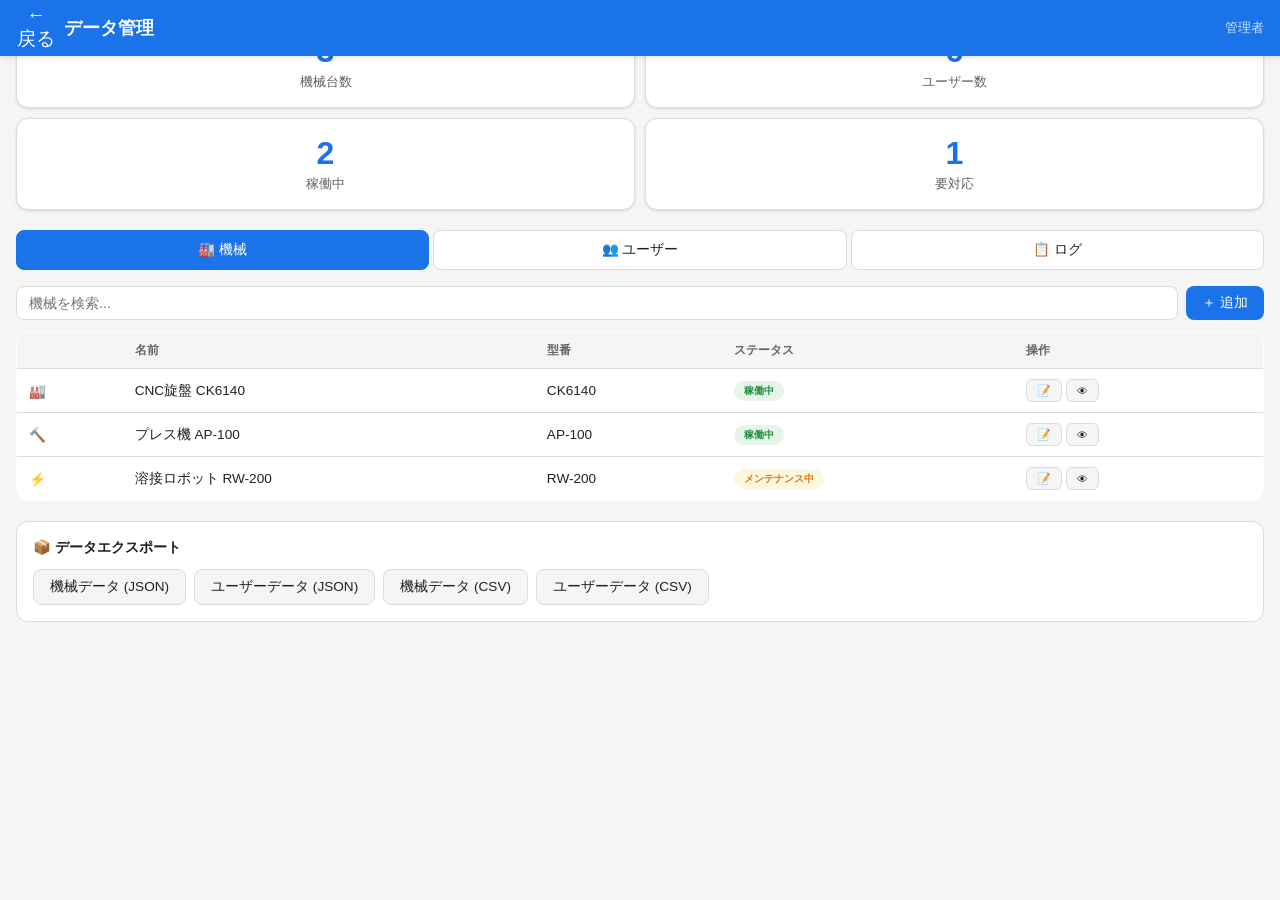
<file: app/pages/data-manager.html>
<!DOCTYPE html>
<html lang="ja">
<head>
  <meta charset="UTF-8">
  <meta name="viewport" content="width=device-width, initial-scale=1.0, maximum-scale=1.0, user-scalable=no">
  <title>データ管理 - 現場AIナビ</title>
  <link rel="stylesheet" href="../css/style.css">
  <link rel="stylesheet" href="../css/layout.css">
  <style>
    .dm-page { padding: 16px; }

    .dm-tabs {
      display: flex;
      gap: 4px;
      margin-bottom: 16px;
    }

    .dm-tab {
      flex: 1;
      padding: 10px 8px;
      background: var(--bg-card);
      border: 1px solid var(--border);
      border-radius: 8px;
      cursor: pointer;
      font-size: 0.85em;
      text-align: center;
      color: var(--text);
    }

    .dm-tab.active {
      background: var(--primary);
      color: #fff;
      border-color: var(--primary);
    }

    .dm-content { display: none; }
    .dm-content.active { display: block; }

    /* Stats */
    .stats-grid {
      display: grid;
      grid-template-columns: repeat(2, 1fr);
      gap: 10px;
      margin-bottom: 20px;
    }

    .stat-card {
      background: var(--bg-card);
      border: 1px solid var(--border);
      border-radius: var(--radius);
      padding: 16px;
      text-align: center;
      box-shadow: var(--shadow);
    }

    .stat-number {
      font-size: 2em;
      font-weight: 700;
      color: var(--primary);
    }

    .stat-label {
      font-size: 0.8em;
      color: var(--text-secondary);
      margin-top: 4px;
    }

    /* Table */
    .dm-table {
      width: 100%;
      border-collapse: collapse;
      background: var(--bg-card);
      border-radius: var(--radius);
      overflow: hidden;
      border: 1px solid var(--border);
      font-size: 0.85em;
    }

    .dm-table th,
    .dm-table td {
      padding: 10px 12px;
      text-align: left;
      border-bottom: 1px solid var(--border);
    }

    .dm-table th {
      background: var(--bg);
      font-weight: 600;
      color: var(--text-secondary);
      font-size: 0.85em;
      position: sticky;
      top: 0;
    }

    .dm-table tr:last-child td { border-bottom: none; }

    .table-wrap {
      overflow-x: auto;
      margin-bottom: 16px;
      border-radius: var(--radius);
    }

    /* Status badges */
    .badge {
      display: inline-block;
      padding: 3px 10px;
      border-radius: 12px;
      font-size: 0.75em;
      font-weight: 600;
    }

    .badge.running { background: #e6f4ea; color: #1e8e3e; }
    .badge.stopped { background: #fce8e6; color: #d93025; }
    .badge.maintenance { background: #fef7e0; color: #e37400; }
    .badge.active { background: #e6f4ea; color: #1e8e3e; }
    .badge.inactive { background: #fce8e6; color: #d93025; }

    .badge.operator { background: #e8f0fe; color: #1a73e8; }
    .badge.leader { background: #fef7e0; color: #e37400; }
    .badge.maintenance-role { background: #e6f4ea; color: #1e8e3e; }
    .badge.manager { background: #fce8e6; color: #d93025; }

    /* Action buttons */
    .action-btns {
      display: flex;
      gap: 4px;
    }

    .action-btn-sm {
      padding: 4px 10px;
      border: 1px solid var(--border);
      border-radius: 6px;
      background: var(--bg);
      cursor: pointer;
      font-size: 0.8em;
      color: var(--text);
    }

    .action-btn-sm.danger {
      border-color: var(--danger);
      color: var(--danger);
    }

    /* Toolbar */
    .dm-toolbar {
      display: flex;
      justify-content: space-between;
      align-items: center;
      margin-bottom: 12px;
      gap: 8px;
    }

    .dm-toolbar input {
      flex: 1;
      padding: 8px 12px;
      border: 1px solid var(--border);
      border-radius: 8px;
      font-size: 0.9em;
      background: var(--bg-card);
      color: var(--text);
    }

    .add-btn {
      padding: 8px 16px;
      background: var(--primary);
      color: #fff;
      border: none;
      border-radius: 8px;
      cursor: pointer;
      font-size: 0.85em;
      white-space: nowrap;
    }

    /* Modal */
    .edit-modal {
      position: fixed;
      inset: 0;
      background: rgba(0,0,0,0.5);
      display: flex;
      align-items: center;
      justify-content: center;
      z-index: 200;
    }

    .edit-modal.hidden { display: none; }

    .edit-modal-body {
      background: var(--bg-card);
      border-radius: var(--radius);
      padding: 24px;
      width: 90%;
      max-width: 480px;
      max-height: 80vh;
      overflow-y: auto;
    }

    .edit-modal-body h3 {
      margin-bottom: 16px;
      font-size: 1.05em;
    }

    .form-row {
      margin-bottom: 12px;
    }

    .form-row label {
      display: block;
      font-size: 0.8em;
      font-weight: 600;
      color: var(--text-secondary);
      margin-bottom: 4px;
    }

    .form-row input,
    .form-row select {
      width: 100%;
      padding: 10px 12px;
      border: 1px solid var(--border);
      border-radius: 8px;
      font-size: 0.9em;
      background: var(--bg);
      color: var(--text);
    }

    .modal-btns {
      display: flex;
      gap: 8px;
      justify-content: flex-end;
      margin-top: 16px;
    }

    /* Export */
    .export-section {
      margin-top: 20px;
      padding: 16px;
      background: var(--bg-card);
      border: 1px solid var(--border);
      border-radius: var(--radius);
    }

    .export-section h4 {
      font-size: 0.9em;
      margin-bottom: 12px;
    }

    .export-btns {
      display: flex;
      gap: 8px;
      flex-wrap: wrap;
    }

    .export-btn {
      padding: 8px 16px;
      border: 1px solid var(--border);
      border-radius: 8px;
      background: var(--bg);
      cursor: pointer;
      font-size: 0.85em;
      color: var(--text);
    }
  </style>
</head>
<body>
  <!-- Header -->
  <header class="l-header">
    <div class="l-header__left">
      <button class="l-header__back" onclick="window.location.href='../index.html'">← 戻る</button>
      <span class="l-header__title" id="page-title">データ管理</span>
    </div>
    <div class="l-header__actions">
      <span style="font-size:0.8em;opacity:0.8;" id="role-display">管理者</span>
    </div>
  </header>

  <!-- Edit Modal -->
  <div class="edit-modal hidden" id="edit-modal">
    <div class="edit-modal-body" id="edit-modal-body">
      <!-- Filled by JS -->
    </div>
  </div>

  <div class="l-page dm-page">
    <!-- Stats -->
    <div class="stats-grid">
      <div class="stat-card">
        <div class="stat-number" id="stat-machines">0</div>
        <div class="stat-label">機械台数</div>
      </div>
      <div class="stat-card">
        <div class="stat-number" id="stat-users">0</div>
        <div class="stat-label">ユーザー数</div>
      </div>
      <div class="stat-card">
        <div class="stat-number" id="stat-running">0</div>
        <div class="stat-label">稼働中</div>
      </div>
      <div class="stat-card">
        <div class="stat-number" id="stat-issues">0</div>
        <div class="stat-label">要対応</div>
      </div>
    </div>

    <!-- Tabs -->
    <div class="dm-tabs">
      <button class="dm-tab active" data-tab="machines">🏭 機械</button>
      <button class="dm-tab" data-tab="users">👥 ユーザー</button>
      <button class="dm-tab" data-tab="logs">📋 ログ</button>
    </div>

    <!-- Tab: Machines -->
    <div class="dm-content active" id="tab-machines">
      <div class="dm-toolbar">
        <input type="search" id="search-machines" placeholder="機械を検索...">
        <button class="add-btn" id="add-machine-btn">＋ 追加</button>
      </div>
      <div class="table-wrap">
        <table class="dm-table" id="machines-table">
          <thead>
            <tr>
              <th></th>
              <th>名前</th>
              <th>型番</th>
              <th>ステータス</th>
              <th>操作</th>
            </tr>
          </thead>
          <tbody id="machines-tbody"></tbody>
        </table>
      </div>
    </div>

    <!-- Tab: Users -->
    <div class="dm-content" id="tab-users">
      <div class="dm-toolbar">
        <input type="search" id="search-users" placeholder="ユーザーを検索...">
        <button class="add-btn" id="add-user-btn">＋ 追加</button>
      </div>
      <div class="table-wrap">
        <table class="dm-table" id="users-table">
          <thead>
            <tr>
              <th>ID</th>
              <th>名前</th>
              <th>役割</th>
              <th>課</th>
              <th>状態</th>
              <th>操作</th>
            </tr>
          </thead>
          <tbody id="users-tbody"></tbody>
        </table>
      </div>
    </div>

    <!-- Tab: Logs -->
    <div class="dm-content" id="tab-logs">
      <div class="dm-toolbar">
        <input type="search" id="search-logs" placeholder="ログを検索...">
      </div>
      <div id="logs-list" class="card-list"></div>
    </div>

    <!-- Export -->
    <div class="export-section">
      <h4>📦 データエクスポート</h4>
      <div class="export-btns">
        <button class="export-btn" id="export-machines-json">機械データ (JSON)</button>
        <button class="export-btn" id="export-users-json">ユーザーデータ (JSON)</button>
        <button class="export-btn" id="export-machines-csv">機械データ (CSV)</button>
        <button class="export-btn" id="export-users-csv">ユーザーデータ (CSV)</button>
      </div>
    </div>
  </div>

  <script>
    // ========== Init ==========
    const lang = localStorage.getItem('genba-lang') || 'ja';
    document.documentElement.setAttribute('data-theme', localStorage.getItem('genba-theme') || 'light');
    document.documentElement.setAttribute('data-fontsize', localStorage.getItem('genba-fontsize') || 'medium');

    let machinesData = [];
    let usersData = [];

    // Check permission
    const session = JSON.parse(localStorage.getItem('genba-session') || 'null');
    if (session) {
      const roleLabels = { operator: 'オペレーター', leader: 'リーダー', maintenance: '保全', manager: '管理者' };
      document.getElementById('role-display').textContent = `${session.name} (${roleLabels[session.role] || session.role})`;
    }

    // Load data
    async function loadData() {
      try {
        const [mRes, uRes] = await Promise.all([
          fetch('../../data/machines.json'),
          fetch('../../data/users.json'),
        ]);
        const mData = await mRes.json();
        const uData = await uRes.json();
        machinesData = mData.machines;
        usersData = uData.users;
        renderAll();
      } catch (e) {
        console.error('Data load error:', e);
        // Fallback: empty
        renderAll();
      }
    }

    loadData();

    // ========== Tabs ==========
    document.querySelectorAll('.dm-tab').forEach(tab => {
      tab.addEventListener('click', () => {
        document.querySelectorAll('.dm-tab').forEach(t => t.classList.remove('active'));
        document.querySelectorAll('.dm-content').forEach(c => c.classList.remove('active'));
        tab.classList.add('active');
        document.getElementById(`tab-${tab.dataset.tab}`).classList.add('active');
      });
    });

    // ========== Render ==========
    function renderAll() {
      renderStats();
      renderMachines();
      renderUsers();
      renderLogs();
    }

    function renderStats() {
      document.getElementById('stat-machines').textContent = machinesData.length;
      document.getElementById('stat-users').textContent = usersData.length;
      document.getElementById('stat-running').textContent = machinesData.filter(m => m.status === 'running').length;
      document.getElementById('stat-issues').textContent = machinesData.filter(m => m.status === 'maintenance' || m.status === 'stopped').length;
    }

    function renderMachines(filter = '') {
      const tbody = document.getElementById('machines-tbody');
      const filtered = machinesData.filter(m => {
        const text = `${m.name[lang] || m.name.en} ${m.specs.model}`.toLowerCase();
        return text.includes(filter.toLowerCase());
      });

      tbody.innerHTML = filtered.map(m => `
        <tr>
          <td>${m.icon}</td>
          <td>${m.name[lang] || m.name.en}</td>
          <td>${m.specs.model}</td>
          <td><span class="badge ${m.status}">${statusLabel(m.status)}</span></td>
          <td>
            <div class="action-btns">
              <button class="action-btn-sm" onclick="editMachineStatus('${m.id}')">📝</button>
              <button class="action-btn-sm" onclick="viewMachine('${m.id}')">👁</button>
            </div>
          </td>
        </tr>
      `).join('');
    }

    function renderUsers(filter = '') {
      const tbody = document.getElementById('users-tbody');
      const filtered = usersData.filter(u => {
        const text = `${u.id} ${u.name} ${u.department}`.toLowerCase();
        return text.includes(filter.toLowerCase());
      });

      const roleClasses = { operator: 'operator', leader: 'leader', maintenance: 'maintenance-role', manager: 'manager' };
      const roleLabels = { operator: 'オペレーター', leader: 'リーダー', maintenance: '保全', manager: '管理者' };

      tbody.innerHTML = filtered.map(u => `
        <tr>
          <td>${u.id}</td>
          <td>${u.name}</td>
          <td><span class="badge ${roleClasses[u.role] || ''}">${roleLabels[u.role] || u.role}</span></td>
          <td>${u.department}</td>
          <td><span class="badge ${u.active ? 'active' : 'inactive'}">${u.active ? '有効' : '無効'}</span></td>
          <td>
            <div class="action-btns">
              <button class="action-btn-sm" onclick="editUser('${u.id}')">📝</button>
            </div>
          </td>
        </tr>
      `).join('');
    }

    function renderLogs() {
      const list = document.getElementById('logs-list');
      const allLogs = [];

      machinesData.forEach(m => {
        (m.history || []).forEach(h => {
          allLogs.push({
            date: h.date,
            machine: m.name[lang] || m.name.en,
            icon: m.icon,
            type: h.type,
            text: h.text[lang] || h.text.en || h.text.ja,
          });
        });
      });

      allLogs.sort((a, b) => b.date.localeCompare(a.date));

      const typeIcons = { maintenance: '🔧', repair: '🛠', adjustment: '⚙️', inspection: '🔍' };
      const typeLabels = { maintenance: 'メンテナンス', repair: '修理', adjustment: '調整', inspection: '点検' };

      list.innerHTML = allLogs.map(l => `
        <div class="card-item">
          <span class="card-icon">${l.icon}</span>
          <div class="card-info">
            <div class="card-title">${l.machine} - ${typeIcons[l.type] || '📋'} ${typeLabels[l.type] || l.type}</div>
            <div class="card-desc">${l.text}</div>
            <div class="card-desc" style="margin-top:2px;">${l.date}</div>
          </div>
        </div>
      `).join('');
    }

    function statusLabel(s) {
      const labels = { running: '稼働中', stopped: '停止', maintenance: 'メンテナンス中' };
      return labels[s] || s;
    }

    // ========== Search ==========
    document.getElementById('search-machines').addEventListener('input', (e) => renderMachines(e.target.value));
    document.getElementById('search-users').addEventListener('input', (e) => renderUsers(e.target.value));
    document.getElementById('search-logs').addEventListener('input', (e) => {
      const q = e.target.value.toLowerCase();
      document.querySelectorAll('#logs-list .card-item').forEach(item => {
        item.style.display = item.textContent.toLowerCase().includes(q) ? '' : 'none';
      });
    });

    // ========== Edit Actions ==========
    const modal = document.getElementById('edit-modal');
    const modalBody = document.getElementById('edit-modal-body');

    function editMachineStatus(id) {
      const m = machinesData.find(x => x.id === id);
      if (!m) return;

      modalBody.innerHTML = `
        <h3>${m.icon} ${m.name[lang] || m.name.en}</h3>
        <div class="form-row">
          <label>ステータス</label>
          <select id="edit-status">
            <option value="running" ${m.status === 'running' ? 'selected' : ''}>稼働中</option>
            <option value="stopped" ${m.status === 'stopped' ? 'selected' : ''}>停止</option>
            <option value="maintenance" ${m.status === 'maintenance' ? 'selected' : ''}>メンテナンス中</option>
          </select>
        </div>
        <div class="form-row">
          <label>メモ（履歴に追加）</label>
          <input type="text" id="edit-note" placeholder="変更理由...">
        </div>
        <div class="modal-btns">
          <button class="btn-secondary" onclick="closeModal()">キャンセル</button>
          <button class="btn-primary" onclick="saveMachineStatus('${id}')">保存</button>
        </div>
      `;
      modal.classList.remove('hidden');
    }

    function saveMachineStatus(id) {
      const m = machinesData.find(x => x.id === id);
      if (!m) return;

      const newStatus = document.getElementById('edit-status').value;
      const note = document.getElementById('edit-note').value;

      m.status = newStatus;
      if (note) {
        m.history.unshift({
          date: new Date().toISOString().split('T')[0],
          type: 'adjustment',
          text: { ja: note, en: note },
        });
      }

      renderAll();
      closeModal();
    }

    function viewMachine(id) {
      window.location.href = `detail.html?machine=${id}`;
    }

    function editUser(id) {
      const u = usersData.find(x => x.id === id);
      if (!u) return;

      modalBody.innerHTML = `
        <h3>👤 ${u.name}</h3>
        <div class="form-row">
          <label>名前</label>
          <input type="text" id="edit-name" value="${u.name}">
        </div>
        <div class="form-row">
          <label>役割</label>
          <select id="edit-role">
            <option value="operator" ${u.role === 'operator' ? 'selected' : ''}>オペレーター</option>
            <option value="leader" ${u.role === 'leader' ? 'selected' : ''}>ラインリーダー</option>
            <option value="maintenance" ${u.role === 'maintenance' ? 'selected' : ''}>保全担当</option>
            <option value="manager" ${u.role === 'manager' ? 'selected' : ''}>管理者</option>
          </select>
        </div>
        <div class="form-row">
          <label>部署</label>
          <input type="text" id="edit-dept" value="${u.department}">
        </div>
        <div class="form-row">
          <label>シフト</label>
          <select id="edit-shift">
            <option value="A" ${u.shift === 'A' ? 'selected' : ''}>A シフト</option>
            <option value="B" ${u.shift === 'B' ? 'selected' : ''}>B シフト</option>
            <option value="all" ${u.shift === 'all' ? 'selected' : ''}>全シフト</option>
          </select>
        </div>
        <div class="form-row">
          <label>状態</label>
          <select id="edit-active">
            <option value="true" ${u.active ? 'selected' : ''}>有効</option>
            <option value="false" ${!u.active ? 'selected' : ''}>無効</option>
          </select>
        </div>
        <div class="modal-btns">
          <button class="btn-secondary" onclick="closeModal()">キャンセル</button>
          <button class="btn-primary" onclick="saveUser('${u.id}')">保存</button>
        </div>
      `;
      modal.classList.remove('hidden');
    }

    function saveUser(id) {
      const u = usersData.find(x => x.id === id);
      if (!u) return;

      u.name = document.getElementById('edit-name').value;
      u.role = document.getElementById('edit-role').value;
      u.department = document.getElementById('edit-dept').value;
      u.shift = document.getElementById('edit-shift').value;
      u.active = document.getElementById('edit-active').value === 'true';

      renderAll();
      closeModal();
    }

    function closeModal() {
      modal.classList.add('hidden');
    }

    modal.addEventListener('click', (e) => {
      if (e.target === modal) closeModal();
    });

    // ========== Add ==========
    document.getElementById('add-machine-btn').addEventListener('click', () => {
      modalBody.innerHTML = `
        <h3>🏭 機械を追加</h3>
        <div class="form-row"><label>名前</label><input type="text" id="new-m-name" placeholder="例: CNC旋盤 CK6150"></div>
        <div class="form-row"><label>型番</label><input type="text" id="new-m-model" placeholder="例: CK6150"></div>
        <div class="form-row"><label>メーカー</label><input type="text" id="new-m-maker" placeholder="例: FANUC"></div>
        <div class="form-row">
          <label>ステータス</label>
          <select id="new-m-status">
            <option value="running">稼働中</option>
            <option value="stopped">停止</option>
            <option value="maintenance">メンテナンス中</option>
          </select>
        </div>
        <div class="modal-btns">
          <button class="btn-secondary" onclick="closeModal()">キャンセル</button>
          <button class="btn-primary" onclick="addMachine()">追加</button>
        </div>
      `;
      modal.classList.remove('hidden');
    });

    function addMachine() {
      const name = document.getElementById('new-m-name').value.trim();
      const model = document.getElementById('new-m-model').value.trim();
      if (!name) return;

      machinesData.push({
        id: 'machine-' + Date.now(),
        icon: '🏭',
        status: document.getElementById('new-m-status').value,
        name: { ja: name, en: name, th: name, vi: name },
        desc: { ja: model, en: model, th: model, vi: model },
        specs: {
          model: model,
          manufacturer: document.getElementById('new-m-maker').value.trim(),
          installed: new Date().toISOString().substring(0, 7),
        },
        steps: { ja: [], en: [], th: [], vi: [] },
        checklist: { ja: [], en: [], th: [], vi: [] },
        history: [],
      });

      renderAll();
      closeModal();
    }

    document.getElementById('add-user-btn').addEventListener('click', () => {
      modalBody.innerHTML = `
        <h3>👤 ユーザーを追加</h3>
        <div class="form-row"><label>社員番号</label><input type="text" id="new-u-id" placeholder="例: EMP-004"></div>
        <div class="form-row"><label>名前</label><input type="text" id="new-u-name" placeholder=""></div>
        <div class="form-row"><label>PIN (4桁)</label><input type="text" id="new-u-pin" maxlength="4" placeholder="1234"></div>
        <div class="form-row">
          <label>役割</label>
          <select id="new-u-role">
            <option value="operator">オペレーター</option>
            <option value="leader">ラインリーダー</option>
            <option value="maintenance">保全担当</option>
            <option value="manager">管理者</option>
          </select>
        </div>
        <div class="form-row"><label>部署</label><input type="text" id="new-u-dept" placeholder="例: 製造1課"></div>
        <div class="form-row">
          <label>言語</label>
          <select id="new-u-lang">
            <option value="ja">日本語</option>
            <option value="en">English</option>
            <option value="th">ภาษาไทย</option>
            <option value="vi">Tiếng Việt</option>
          </select>
        </div>
        <div class="modal-btns">
          <button class="btn-secondary" onclick="closeModal()">キャンセル</button>
          <button class="btn-primary" onclick="addUser()">追加</button>
        </div>
      `;
      modal.classList.remove('hidden');
    });

    function addUser() {
      const id = document.getElementById('new-u-id').value.trim();
      const name = document.getElementById('new-u-name').value.trim();
      const pin = document.getElementById('new-u-pin').value.trim();
      if (!id || !name || !pin) return;

      usersData.push({
        id: id,
        pin: pin,
        name: name,
        name_en: name,
        role: document.getElementById('new-u-role').value,
        lang: document.getElementById('new-u-lang').value,
        department: document.getElementById('new-u-dept').value.trim(),
        shift: 'A',
        certified_machines: [],
        joined: new Date().toISOString().split('T')[0],
        active: true,
      });

      renderAll();
      closeModal();
    }

    // ========== Export ==========
    function downloadFile(data, filename, type) {
      const blob = new Blob([data], { type });
      const url = URL.createObjectURL(blob);
      const a = document.createElement('a');
      a.href = url;
      a.download = filename;
      a.click();
      URL.revokeObjectURL(url);
    }

    document.getElementById('export-machines-json').addEventListener('click', () => {
      downloadFile(JSON.stringify({ machines: machinesData }, null, 2), 'machines.json', 'application/json');
    });

    document.getElementById('export-users-json').addEventListener('click', () => {
      downloadFile(JSON.stringify({ users: usersData }, null, 2), 'users.json', 'application/json');
    });

    document.getElementById('export-machines-csv').addEventListener('click', () => {
      let csv = 'ID,Name,Model,Manufacturer,Status,Installed\n';
      machinesData.forEach(m => {
        csv += `${m.id},"${m.name.ja}",${m.specs.model},${m.specs.manufacturer || ''},${m.status},${m.specs.installed || ''}\n`;
      });
      downloadFile(csv, 'machines.csv', 'text/csv');
    });

    document.getElementById('export-users-csv').addEventListener('click', () => {
      let csv = 'ID,Name,Role,Department,Shift,Language,Active,Joined\n';
      usersData.forEach(u => {
        csv += `${u.id},"${u.name}",${u.role},${u.department},${u.shift},${u.lang},${u.active},${u.joined}\n`;
      });
      downloadFile(csv, 'users.csv', 'text/csv');
    });
  </script>
</body>
</html>
</file>
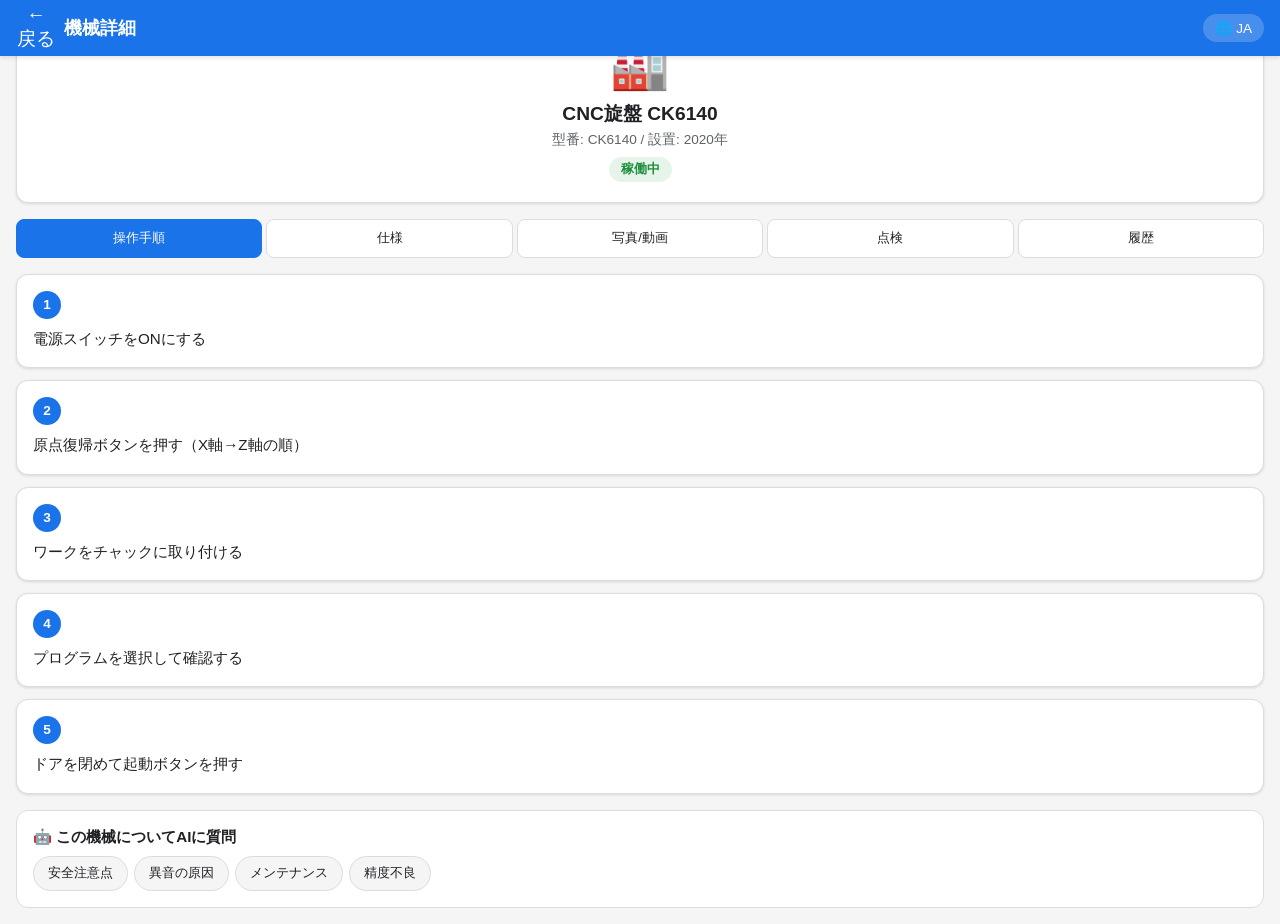
<file: app/pages/detail.html>
<!DOCTYPE html>
<html lang="ja">
<head>
  <meta charset="UTF-8">
  <meta name="viewport" content="width=device-width, initial-scale=1.0, maximum-scale=1.0, user-scalable=no">
  <title>機械詳細 - 現場AIナビ</title>
  <link rel="stylesheet" href="../css/style.css">
  <link rel="stylesheet" href="../css/layout.css">
  <style>
    .detail-hero {
      background: var(--bg-card);
      border-radius: var(--radius);
      padding: 20px;
      margin-bottom: 16px;
      border: 1px solid var(--border);
      box-shadow: var(--shadow);
      text-align: center;
    }

    .detail-hero .machine-icon { font-size: 3em; }
    .detail-hero h2 { margin: 8px 0 4px; font-size: 1.2em; }
    .detail-hero .machine-model { color: var(--text-secondary); font-size: 0.85em; }

    .detail-hero .status-badge {
      display: inline-block;
      margin-top: 8px;
      padding: 4px 12px;
      border-radius: 20px;
      font-size: 0.8em;
      font-weight: 600;
    }
    .status-badge.running { background: #e6f4ea; color: var(--success); }
    .status-badge.stopped { background: #fce8e6; color: var(--danger); }
    .status-badge.maintenance { background: #fef7e0; color: #e37400; }

    .detail-tabs {
      display: flex;
      gap: 4px;
      margin-bottom: 16px;
      overflow-x: auto;
    }

    .detail-tab {
      flex: 1;
      padding: 10px 8px;
      background: var(--bg-card);
      border: 1px solid var(--border);
      border-radius: 8px;
      cursor: pointer;
      font-size: 0.8em;
      text-align: center;
      white-space: nowrap;
      color: var(--text);
    }

    .detail-tab.active {
      background: var(--primary);
      color: #fff;
      border-color: var(--primary);
    }

    .tab-content { display: none; }
    .tab-content.active { display: block; }

    .spec-table {
      width: 100%;
      border-collapse: collapse;
      background: var(--bg-card);
      border-radius: var(--radius);
      overflow: hidden;
      border: 1px solid var(--border);
    }

    .spec-table th,
    .spec-table td {
      padding: 12px 14px;
      text-align: left;
      border-bottom: 1px solid var(--border);
      font-size: 0.9em;
    }

    .spec-table th {
      background: var(--bg);
      font-weight: 600;
      width: 35%;
      color: var(--text-secondary);
    }

    .media-grid {
      display: grid;
      grid-template-columns: repeat(2, 1fr);
      gap: 8px;
    }

    .media-card {
      background: var(--bg-card);
      border: 1px solid var(--border);
      border-radius: var(--radius);
      overflow: hidden;
      cursor: pointer;
    }

    .media-card .media-thumb {
      width: 100%;
      aspect-ratio: 4/3;
      background: var(--bg);
      display: flex;
      align-items: center;
      justify-content: center;
      font-size: 2.5em;
    }

    .media-card .media-label {
      padding: 8px;
      font-size: 0.8em;
      text-align: center;
    }

    .checklist-item {
      display: flex;
      align-items: center;
      gap: 12px;
      padding: 12px 14px;
      background: var(--bg-card);
      border: 1px solid var(--border);
      border-radius: 8px;
      margin-bottom: 6px;
    }

    .checklist-item input[type="checkbox"] {
      width: 22px;
      height: 22px;
      accent-color: var(--primary);
    }

    .checklist-item.checked { opacity: 0.6; text-decoration: line-through; }

    .ai-ask-section {
      background: var(--bg-card);
      border: 1px solid var(--border);
      border-radius: var(--radius);
      padding: 16px;
      margin-top: 16px;
    }

    .ai-ask-section h4 { margin-bottom: 8px; font-size: 0.95em; }

    .ai-quick-questions {
      display: flex;
      flex-wrap: wrap;
      gap: 6px;
    }

    .ai-quick-btn {
      padding: 8px 14px;
      background: var(--bg);
      border: 1px solid var(--border);
      border-radius: 20px;
      cursor: pointer;
      font-size: 0.8em;
      color: var(--text);
    }

    .ai-quick-btn:active { background: rgba(26, 115, 232, 0.1); }

    .history-item {
      padding: 12px 14px;
      background: var(--bg-card);
      border: 1px solid var(--border);
      border-radius: 8px;
      margin-bottom: 6px;
    }

    .history-item .history-date {
      font-size: 0.75em;
      color: var(--text-secondary);
    }

    .history-item .history-text {
      font-size: 0.9em;
      margin-top: 4px;
    }

    .detail-page { padding: 16px; }
  </style>
</head>
<body>
  <!-- Header -->
  <header class="l-header">
    <div class="l-header__left">
      <button class="l-header__back" onclick="history.back()">← 戻る</button>
      <span class="l-header__title" id="header-title">機械詳細</span>
    </div>
    <div class="l-header__actions">
      <button id="lang-btn" class="icon-btn" aria-label="言語切替">
        <span class="lang-icon">🌐</span>
        <span id="current-lang">JA</span>
      </button>
    </div>
  </header>

  <div class="l-page detail-page">
    <!-- Machine Hero -->
    <div class="detail-hero">
      <div class="machine-icon" id="machine-icon">🏭</div>
      <h2 id="machine-name">CNC旋盤 CK6140</h2>
      <div class="machine-model" id="machine-model">型番: CK6140 / 設置: 2020年</div>
      <span class="status-badge running" id="machine-status">稼働中</span>
    </div>

    <!-- Tabs -->
    <div class="detail-tabs">
      <button class="detail-tab active" data-tab="steps">操作手順</button>
      <button class="detail-tab" data-tab="specs">仕様</button>
      <button class="detail-tab" data-tab="media">写真/動画</button>
      <button class="detail-tab" data-tab="checklist">点検</button>
      <button class="detail-tab" data-tab="history">履歴</button>
    </div>

    <!-- Tab: Steps -->
    <div class="tab-content active" id="tab-steps">
      <div id="guide-steps">
        <div class="step-card">
          <span class="step-number">1</span>
          <div class="step-text">電源スイッチをONにする</div>
        </div>
        <div class="step-card">
          <span class="step-number">2</span>
          <div class="step-text">原点復帰ボタンを押す（X軸→Z軸の順）</div>
        </div>
        <div class="step-card">
          <span class="step-number">3</span>
          <div class="step-text">ワークをチャックに取り付ける</div>
        </div>
        <div class="step-card">
          <span class="step-number">4</span>
          <div class="step-text">プログラムを選択して確認する</div>
        </div>
        <div class="step-card">
          <span class="step-number">5</span>
          <div class="step-text">ドアを閉めて起動ボタンを押す</div>
        </div>
      </div>

      <!-- AI Quick Ask -->
      <div class="ai-ask-section">
        <h4>🤖 この機械についてAIに質問</h4>
        <div class="ai-quick-questions">
          <button class="ai-quick-btn" data-q="この機械の安全上の注意点は？">安全注意点</button>
          <button class="ai-quick-btn" data-q="異音がする場合の原因は？">異音の原因</button>
          <button class="ai-quick-btn" data-q="定期メンテナンスの項目は？">メンテナンス</button>
          <button class="ai-quick-btn" data-q="加工精度が出ない原因は？">精度不良</button>
        </div>
        <div id="ai-answer" style="margin-top:12px;font-size:0.9em;line-height:1.6;display:none;">
          <div id="ai-answer-text"></div>
          <button class="read-aloud-btn" id="ai-read-btn" style="margin-top:8px;">🔊 読み上げ</button>
        </div>
      </div>
    </div>

    <!-- Tab: Specs -->
    <div class="tab-content" id="tab-specs">
      <table class="spec-table">
        <tr><th>型番</th><td>CK6140</td></tr>
        <tr><th>メーカー</th><td>FANUC</td></tr>
        <tr><th>設置年</th><td>2020年4月</td></tr>
        <tr><th>最大加工径</th><td>φ400mm</td></tr>
        <tr><th>最大加工長</th><td>1000mm</td></tr>
        <tr><th>主軸回転数</th><td>45〜4500 rpm</td></tr>
        <tr><th>主軸モーター</th><td>7.5kW</td></tr>
        <tr><th>制御装置</th><td>FANUC 0i-TF Plus</td></tr>
        <tr><th>重量</th><td>3,200 kg</td></tr>
        <tr><th>消費電力</th><td>15 kVA</td></tr>
      </table>
    </div>

    <!-- Tab: Media -->
    <div class="tab-content" id="tab-media">
      <div class="media-grid">
        <div class="media-card">
          <div class="media-thumb">📸</div>
          <div class="media-label">外観写真</div>
        </div>
        <div class="media-card">
          <div class="media-thumb">📸</div>
          <div class="media-label">操作パネル</div>
        </div>
        <div class="media-card">
          <div class="media-thumb">🎬</div>
          <div class="media-label">起動手順（動画）</div>
        </div>
        <div class="media-card">
          <div class="media-thumb">🎬</div>
          <div class="media-label">ワーク取付（動画）</div>
        </div>
        <div class="media-card">
          <div class="media-thumb">📸</div>
          <div class="media-label">チャック部分</div>
        </div>
        <div class="media-card">
          <div class="media-thumb">📸</div>
          <div class="media-label">安全装置</div>
        </div>
      </div>
    </div>

    <!-- Tab: Checklist -->
    <div class="tab-content" id="tab-checklist">
      <h3 style="font-size:0.95em;margin-bottom:12px;">始業前点検チェックリスト</h3>
      <div id="checklist-items">
        <div class="checklist-item"><input type="checkbox"> 切削油の量を確認</div>
        <div class="checklist-item"><input type="checkbox"> チャックの締め付け確認</div>
        <div class="checklist-item"><input type="checkbox"> 安全カバーの確認</div>
        <div class="checklist-item"><input type="checkbox"> 異音・異臭がないか確認</div>
        <div class="checklist-item"><input type="checkbox"> 非常停止ボタンの動作確認</div>
        <div class="checklist-item"><input type="checkbox"> 切粉の清掃</div>
        <div class="checklist-item"><input type="checkbox"> 工具の摩耗チェック</div>
        <div class="checklist-item"><input type="checkbox"> 原点復帰の実施</div>
      </div>
    </div>

    <!-- Tab: History -->
    <div class="tab-content" id="tab-history">
      <div class="history-item">
        <div class="history-date">2026-03-10 14:30</div>
        <div class="history-text">定期メンテナンス実施（切削油交換、ベルト点検）</div>
      </div>
      <div class="history-item">
        <div class="history-date">2026-03-05 09:15</div>
        <div class="history-text">異音発生 → ベアリング交換で解決</div>
      </div>
      <div class="history-item">
        <div class="history-date">2026-02-20 16:00</div>
        <div class="history-text">加工精度低下 → ツールオフセット再設定</div>
      </div>
      <div class="history-item">
        <div class="history-date">2026-01-15 10:00</div>
        <div class="history-text">年次点検（メーカー）完了</div>
      </div>
    </div>
  </div>

  <script>
    // Tab switching
    document.querySelectorAll('.detail-tab').forEach(tab => {
      tab.addEventListener('click', () => {
        document.querySelectorAll('.detail-tab').forEach(t => t.classList.remove('active'));
        document.querySelectorAll('.tab-content').forEach(c => c.classList.remove('active'));
        tab.classList.add('active');
        document.getElementById(`tab-${tab.dataset.tab}`).classList.add('active');
      });
    });

    // Checklist
    document.querySelectorAll('.checklist-item input').forEach(cb => {
      cb.addEventListener('change', () => {
        cb.parentElement.classList.toggle('checked', cb.checked);
      });
    });

    // AI Quick Questions
    const aiModel = localStorage.getItem('genba-model') || 'gemma3:latest';
    const lang = localStorage.getItem('genba-lang') || 'ja';
    const voiceSpeed = parseFloat(localStorage.getItem('genba-voice-speed') || '1');

    document.querySelectorAll('.ai-quick-btn').forEach(btn => {
      btn.addEventListener('click', async () => {
        const q = btn.dataset.q;
        const answerDiv = document.getElementById('ai-answer');
        const answerText = document.getElementById('ai-answer-text');
        answerDiv.style.display = 'block';
        answerText.textContent = 'AI回答生成中...';

        try {
          const machineName = document.getElementById('machine-name').textContent;
          const langNames = { ja: '日本語', en: 'English', th: 'ภาษาไทย', vi: 'Tiếng Việt' };
          const res = await fetch('http://localhost:11434/api/generate', {
            method: 'POST',
            headers: { 'Content-Type': 'application/json' },
            body: JSON.stringify({
              model: aiModel,
              prompt: `${machineName}について: ${q}`,
              system: `You are a factory equipment expert. Answer in ${langNames[lang] || '日本語'}. Be concise and practical.`,
              stream: false,
            }),
          });
          const data = await res.json();
          answerText.textContent = data.response;
        } catch (e) {
          answerText.textContent = 'エラー: Ollamaに接続できません。ollama serveが起動しているか確認してください。';
        }
      });
    });

    // Read aloud
    document.getElementById('ai-read-btn').addEventListener('click', () => {
      const text = document.getElementById('ai-answer-text').textContent;
      if (!text || !('speechSynthesis' in window)) return;
      window.speechSynthesis.cancel();
      const u = new SpeechSynthesisUtterance(text);
      const langMap = { ja: 'ja-JP', en: 'en-US', th: 'th-TH', vi: 'vi-VN' };
      u.lang = langMap[lang] || 'ja-JP';
      u.rate = voiceSpeed;
      window.speechSynthesis.speak(u);
    });

    // Apply theme
    const theme = localStorage.getItem('genba-theme') || 'light';
    document.documentElement.setAttribute('data-theme', theme);
    const fontSize = localStorage.getItem('genba-fontsize') || 'medium';
    document.documentElement.setAttribute('data-fontsize', fontSize);
  </script>
</body>
</html>
</file>
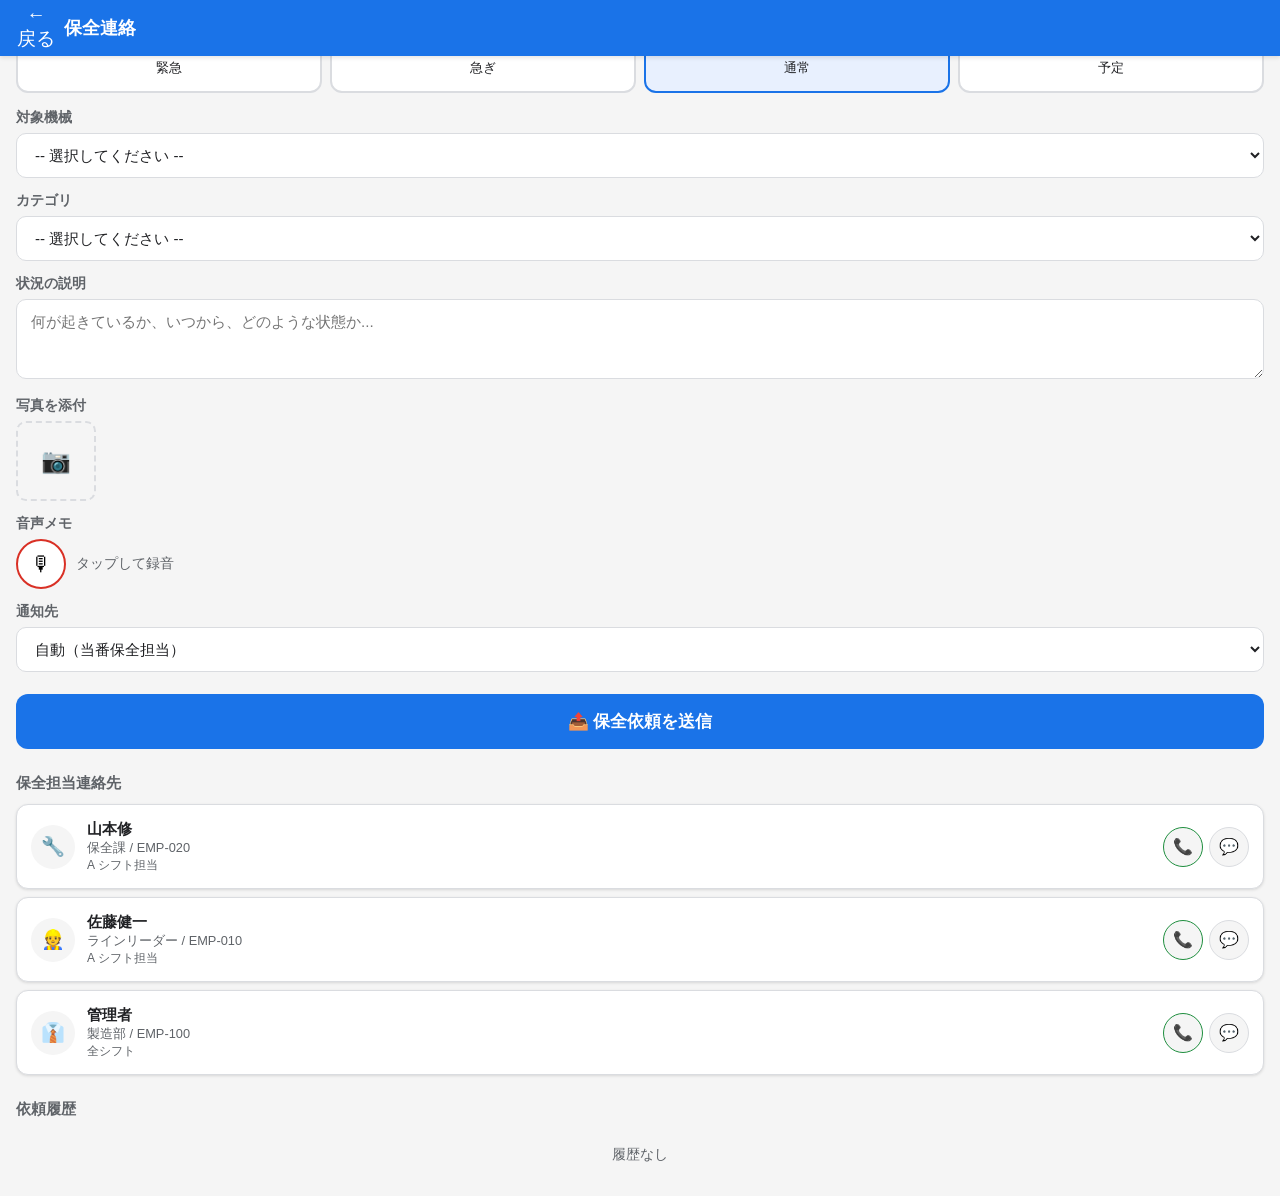
<file: app/pages/maintenance-contact.html>
<!DOCTYPE html>
<html lang="ja">
<head>
  <meta charset="UTF-8">
  <meta name="viewport" content="width=device-width, initial-scale=1.0, maximum-scale=1.0, user-scalable=no">
  <title>保全連絡 - 現場AIナビ</title>
  <link rel="stylesheet" href="../css/style.css">
  <link rel="stylesheet" href="../css/layout.css">
  <style>
    .mc-page { padding: 16px; }

    /* Urgency Selector */
    .urgency-selector {
      display: flex;
      gap: 8px;
      margin-bottom: 16px;
    }

    .urgency-btn {
      flex: 1;
      padding: 14px 8px;
      border-radius: var(--radius);
      border: 2px solid var(--border);
      background: var(--bg-card);
      cursor: pointer;
      text-align: center;
      font-size: 0.8em;
      color: var(--text);
      transition: all 0.2s;
    }

    .urgency-btn .urgency-icon { font-size: 1.6em; display: block; margin-bottom: 4px; }

    .urgency-btn.selected.emergency { border-color: #d93025; background: #fce8e6; }
    .urgency-btn.selected.urgent { border-color: #f9ab00; background: #fef7e0; }
    .urgency-btn.selected.normal { border-color: #1a73e8; background: #e8f0fe; }
    .urgency-btn.selected.scheduled { border-color: #1e8e3e; background: #e6f4ea; }

    /* Form */
    .mc-form {
      display: flex;
      flex-direction: column;
      gap: 14px;
    }

    .form-group label {
      display: block;
      font-size: 0.85em;
      font-weight: 600;
      color: var(--text-secondary);
      margin-bottom: 6px;
    }

    .form-group input,
    .form-group select,
    .form-group textarea {
      width: 100%;
      padding: 12px 14px;
      border: 1px solid var(--border);
      border-radius: 10px;
      font-size: 0.95em;
      background: var(--bg-card);
      color: var(--text);
      font-family: inherit;
    }

    .form-group textarea { resize: vertical; min-height: 80px; }

    .form-group input:focus,
    .form-group select:focus,
    .form-group textarea:focus {
      outline: none;
      border-color: var(--primary);
      box-shadow: 0 0 0 3px rgba(26, 115, 232, 0.15);
    }

    /* Photo upload */
    .photo-upload {
      display: flex;
      gap: 8px;
      flex-wrap: wrap;
    }

    .photo-add {
      width: 80px;
      height: 80px;
      border: 2px dashed var(--border);
      border-radius: 10px;
      display: flex;
      align-items: center;
      justify-content: center;
      cursor: pointer;
      font-size: 1.5em;
      color: var(--text-secondary);
      background: var(--bg);
    }

    .photo-preview {
      width: 80px;
      height: 80px;
      border-radius: 10px;
      overflow: hidden;
      position: relative;
      border: 1px solid var(--border);
    }

    .photo-preview img {
      width: 100%;
      height: 100%;
      object-fit: cover;
    }

    .photo-remove {
      position: absolute;
      top: 2px;
      right: 2px;
      width: 20px;
      height: 20px;
      border-radius: 50%;
      background: var(--danger);
      color: #fff;
      border: none;
      cursor: pointer;
      font-size: 0.6em;
      display: flex;
      align-items: center;
      justify-content: center;
    }

    /* Voice memo */
    .voice-memo-area {
      display: flex;
      align-items: center;
      gap: 10px;
    }

    .voice-record-btn {
      width: 50px;
      height: 50px;
      border-radius: 50%;
      border: 2px solid var(--danger);
      background: var(--bg-card);
      cursor: pointer;
      font-size: 1.3em;
      display: flex;
      align-items: center;
      justify-content: center;
      transition: all 0.2s;
    }

    .voice-record-btn.recording {
      background: var(--danger);
      animation: pulse 1s infinite;
    }

    .voice-memo-status {
      font-size: 0.85em;
      color: var(--text-secondary);
    }

    .voice-playback {
      display: none;
      align-items: center;
      gap: 8px;
      padding: 8px 12px;
      background: var(--bg);
      border-radius: 8px;
      margin-top: 8px;
    }

    .voice-playback.show { display: flex; }

    .voice-play-btn {
      background: none;
      border: none;
      font-size: 1.2em;
      cursor: pointer;
    }

    /* Submit */
    .submit-btn {
      width: 100%;
      padding: 16px;
      background: var(--primary);
      color: #fff;
      border: none;
      border-radius: 12px;
      font-size: 1.05em;
      font-weight: 600;
      cursor: pointer;
      margin-top: 8px;
    }

    .submit-btn:active { background: var(--primary-dark); }
    .submit-btn:disabled { opacity: 0.5; cursor: not-allowed; }

    .submit-btn.emergency-submit {
      background: var(--danger);
    }

    /* Contact List */
    .contact-section {
      margin-top: 24px;
    }

    .contact-section h3 {
      font-size: 0.95em;
      color: var(--text-secondary);
      margin-bottom: 10px;
    }

    .contact-card {
      display: flex;
      align-items: center;
      gap: 12px;
      padding: 14px;
      background: var(--bg-card);
      border: 1px solid var(--border);
      border-radius: var(--radius);
      margin-bottom: 8px;
      box-shadow: var(--shadow);
    }

    .contact-avatar {
      width: 44px;
      height: 44px;
      border-radius: 50%;
      background: var(--bg);
      display: flex;
      align-items: center;
      justify-content: center;
      font-size: 1.2em;
      flex-shrink: 0;
    }

    .contact-info { flex: 1; }
    .contact-name { font-weight: 600; font-size: 0.95em; }
    .contact-role { font-size: 0.8em; color: var(--text-secondary); }
    .contact-shift { font-size: 0.75em; color: var(--text-secondary); }

    .contact-actions {
      display: flex;
      gap: 6px;
    }

    .contact-action {
      width: 40px;
      height: 40px;
      border-radius: 50%;
      border: 1px solid var(--border);
      background: var(--bg);
      cursor: pointer;
      font-size: 1em;
      display: flex;
      align-items: center;
      justify-content: center;
    }

    .contact-action.call { border-color: var(--success); }

    /* Request History */
    .history-section { margin-top: 24px; }

    .history-section h3 {
      font-size: 0.95em;
      color: var(--text-secondary);
      margin-bottom: 10px;
    }

    .request-card {
      padding: 14px;
      background: var(--bg-card);
      border: 1px solid var(--border);
      border-radius: var(--radius);
      margin-bottom: 8px;
      box-shadow: var(--shadow);
    }

    .request-header {
      display: flex;
      justify-content: space-between;
      align-items: center;
      margin-bottom: 6px;
    }

    .request-machine { font-weight: 600; font-size: 0.9em; }

    .request-badge {
      padding: 3px 10px;
      border-radius: 12px;
      font-size: 0.7em;
      font-weight: 600;
    }

    .request-badge.pending { background: #fef7e0; color: #e37400; }
    .request-badge.in-progress { background: #e8f0fe; color: #1a73e8; }
    .request-badge.resolved { background: #e6f4ea; color: #1e8e3e; }

    .request-desc { font-size: 0.85em; color: var(--text-secondary); margin-bottom: 4px; }
    .request-time { font-size: 0.75em; color: var(--text-secondary); }

    /* Success overlay */
    .success-overlay {
      position: fixed;
      inset: 0;
      background: rgba(0,0,0,0.6);
      display: flex;
      align-items: center;
      justify-content: center;
      z-index: 200;
    }

    .success-overlay.hidden { display: none; }

    .success-card {
      background: var(--bg-card);
      border-radius: 20px;
      padding: 32px 24px;
      text-align: center;
      width: 85%;
      max-width: 360px;
    }

    .success-icon { font-size: 3em; margin-bottom: 12px; }
    .success-title { font-size: 1.1em; font-weight: 600; margin-bottom: 8px; }
    .success-text { font-size: 0.85em; color: var(--text-secondary); margin-bottom: 16px; line-height: 1.5; }
  </style>
</head>
<body>
  <!-- Header -->
  <header class="l-header">
    <div class="l-header__left">
      <button class="l-header__back" onclick="window.location.href='../index.html'">← 戻る</button>
      <span class="l-header__title" id="page-title">保全連絡</span>
    </div>
    <span style="font-size:0.8em;opacity:0.8;" id="user-display"></span>
  </header>

  <!-- Success Overlay -->
  <div class="success-overlay hidden" id="success-overlay">
    <div class="success-card">
      <div class="success-icon">✅</div>
      <div class="success-title" id="success-title">送信完了</div>
      <div class="success-text" id="success-text">保全担当に通知しました。対応をお待ちください。</div>
      <button class="btn-primary" onclick="resetForm()" style="width:100%;">OK</button>
    </div>
  </div>

  <div class="mc-page l-page">
    <!-- Urgency -->
    <div class="urgency-selector">
      <button class="urgency-btn emergency" data-urgency="emergency" onclick="selectUrgency(this)">
        <span class="urgency-icon">🚨</span>
        <span id="u-emergency">緊急</span>
      </button>
      <button class="urgency-btn urgent" data-urgency="urgent" onclick="selectUrgency(this)">
        <span class="urgency-icon">⚠️</span>
        <span id="u-urgent">急ぎ</span>
      </button>
      <button class="urgency-btn normal selected" data-urgency="normal" onclick="selectUrgency(this)">
        <span class="urgency-icon">📋</span>
        <span id="u-normal">通常</span>
      </button>
      <button class="urgency-btn scheduled" data-urgency="scheduled" onclick="selectUrgency(this)">
        <span class="urgency-icon">📅</span>
        <span id="u-scheduled">予定</span>
      </button>
    </div>

    <!-- Form -->
    <form class="mc-form" id="mc-form" onsubmit="submitRequest(event)">
      <div class="form-group">
        <label id="label-machine">対象機械</label>
        <select id="input-machine" required>
          <option value="">-- 選択してください --</option>
        </select>
      </div>

      <div class="form-group">
        <label id="label-category">カテゴリ</label>
        <select id="input-category" required>
          <option value="">-- 選択してください --</option>
          <option value="breakdown">故障・停止</option>
          <option value="abnormal">異音・異臭・異常振動</option>
          <option value="quality">品質不良</option>
          <option value="leak">油漏れ・水漏れ</option>
          <option value="electrical">電気系統</option>
          <option value="safety">安全装置</option>
          <option value="periodic">定期メンテナンス</option>
          <option value="other">その他</option>
        </select>
      </div>

      <div class="form-group">
        <label id="label-desc">状況の説明</label>
        <textarea id="input-desc" rows="3" placeholder="何が起きているか、いつから、どのような状態か..." required></textarea>
      </div>

      <div class="form-group">
        <label id="label-photo">写真を添付</label>
        <div class="photo-upload" id="photo-upload">
          <div class="photo-add" id="photo-add-btn">📷</div>
        </div>
        <input type="file" id="photo-input" accept="image/*" multiple style="display:none;">
      </div>

      <div class="form-group">
        <label id="label-voice">音声メモ</label>
        <div class="voice-memo-area">
          <button type="button" class="voice-record-btn" id="voice-record-btn">🎙</button>
          <span class="voice-memo-status" id="voice-status">タップして録音</span>
        </div>
        <div class="voice-playback" id="voice-playback">
          <button type="button" class="voice-play-btn" id="voice-play-btn">▶️</button>
          <span id="voice-duration">0:00</span>
          <button type="button" class="voice-play-btn" id="voice-delete-btn">🗑</button>
        </div>
      </div>

      <div class="form-group">
        <label id="label-assign">通知先</label>
        <select id="input-assign">
          <option value="auto" id="opt-auto">自動（当番保全担当）</option>
          <option value="EMP-020">山本修（保全課）</option>
          <option value="EMP-010">佐藤健一（リーダー）</option>
          <option value="EMP-100">管理者</option>
        </select>
      </div>

      <button type="submit" class="submit-btn" id="submit-btn">📤 保全依頼を送信</button>
    </form>

    <!-- Contacts -->
    <div class="contact-section">
      <h3 id="contact-title">保全担当連絡先</h3>

      <div class="contact-card">
        <div class="contact-avatar">🔧</div>
        <div class="contact-info">
          <div class="contact-name">山本修</div>
          <div class="contact-role">保全課 / EMP-020</div>
          <div class="contact-shift">A シフト担当</div>
        </div>
        <div class="contact-actions">
          <button class="contact-action call" title="電話">📞</button>
          <button class="contact-action" title="メッセージ">💬</button>
        </div>
      </div>

      <div class="contact-card">
        <div class="contact-avatar">👷</div>
        <div class="contact-info">
          <div class="contact-name">佐藤健一</div>
          <div class="contact-role">ラインリーダー / EMP-010</div>
          <div class="contact-shift">A シフト担当</div>
        </div>
        <div class="contact-actions">
          <button class="contact-action call" title="電話">📞</button>
          <button class="contact-action" title="メッセージ">💬</button>
        </div>
      </div>

      <div class="contact-card">
        <div class="contact-avatar">👔</div>
        <div class="contact-info">
          <div class="contact-name">管理者</div>
          <div class="contact-role">製造部 / EMP-100</div>
          <div class="contact-shift">全シフト</div>
        </div>
        <div class="contact-actions">
          <button class="contact-action call" title="電話">📞</button>
          <button class="contact-action" title="メッセージ">💬</button>
        </div>
      </div>
    </div>

    <!-- Request History -->
    <div class="history-section">
      <h3 id="history-title">依頼履歴</h3>
      <div id="request-history"></div>
    </div>
  </div>

  <script>
    // ========== Init ==========
    const lang = localStorage.getItem('genba-lang') || 'ja';
    document.documentElement.setAttribute('data-theme', localStorage.getItem('genba-theme') || 'light');
    document.documentElement.setAttribute('data-fontsize', localStorage.getItem('genba-fontsize') || 'medium');

    const session = JSON.parse(localStorage.getItem('genba-session') || 'null');
    if (session) {
      document.getElementById('user-display').textContent = session.name;
    }

    let selectedUrgency = 'normal';
    let photos = [];
    let audioBlob = null;
    let mediaRecorder = null;
    let requests = JSON.parse(localStorage.getItem('genba-requests') || '[]');

    // ========== i18n ==========
    const texts = {
      ja: {
        title: '保全連絡', emergency: '緊急', urgent: '急ぎ', normal: '通常', scheduled: '予定',
        machine: '対象機械', category: 'カテゴリ', desc: '状況の説明',
        descPlaceholder: '何が起きているか、いつから、どのような状態か...',
        photo: '写真を添付', voice: '音声メモ', voiceTap: 'タップして録音', voiceRecording: '録音中...',
        assign: '通知先', autoAssign: '自動（当番保全担当）',
        submit: '📤 保全依頼を送信', submitEmergency: '🚨 緊急通報を送信',
        contacts: '保全担当連絡先', history: '依頼履歴',
        successTitle: '送信完了', successText: '保全担当に通知しました。対応をお待ちください。',
        successEmergency: '緊急通報を送信しました。保全担当が直ちに対応します。',
        catBreakdown: '故障・停止', catAbnormal: '異音・異臭・異常振動', catQuality: '品質不良',
        catLeak: '油漏れ・水漏れ', catElectrical: '電気系統', catSafety: '安全装置',
        catPeriodic: '定期メンテナンス', catOther: 'その他',
        pending: '対応待ち', inProgress: '対応中', resolved: '完了',
      },
      en: {
        title: 'Maintenance Contact', emergency: 'Emergency', urgent: 'Urgent', normal: 'Normal', scheduled: 'Scheduled',
        machine: 'Target Machine', category: 'Category', desc: 'Description',
        descPlaceholder: 'What happened, when, and current condition...',
        photo: 'Attach Photos', voice: 'Voice Memo', voiceTap: 'Tap to record', voiceRecording: 'Recording...',
        assign: 'Notify', autoAssign: 'Auto (on-duty maintenance)',
        submit: '📤 Submit Request', submitEmergency: '🚨 Send Emergency Alert',
        contacts: 'Maintenance Contacts', history: 'Request History',
        successTitle: 'Sent', successText: 'Maintenance team has been notified. Please wait for response.',
        successEmergency: 'Emergency alert sent. Maintenance team will respond immediately.',
        catBreakdown: 'Breakdown', catAbnormal: 'Abnormal sound/smell/vibration', catQuality: 'Quality issue',
        catLeak: 'Oil/water leak', catElectrical: 'Electrical', catSafety: 'Safety device',
        catPeriodic: 'Periodic maintenance', catOther: 'Other',
        pending: 'Pending', inProgress: 'In Progress', resolved: 'Resolved',
      },
      th: {
        title: 'แจ้งซ่อม', emergency: 'ฉุกเฉิน', urgent: 'เร่งด่วน', normal: 'ปกติ', scheduled: 'ตามกำหนด',
        machine: 'เครื่องจักร', category: 'ประเภท', desc: 'รายละเอียด',
        descPlaceholder: 'เกิดอะไรขึ้น เมื่อไหร่ สภาพปัจจุบัน...',
        photo: 'แนบรูปภาพ', voice: 'บันทึกเสียง', voiceTap: 'แตะเพื่อบันทึก', voiceRecording: 'กำลังบันทึก...',
        assign: 'แจ้ง', autoAssign: 'อัตโนมัติ (ช่างเวร)',
        submit: '📤 ส่งคำขอ', submitEmergency: '🚨 แจ้งเหตุฉุกเฉิน',
        contacts: 'ติดต่อช่างซ่อม', history: 'ประวัติการแจ้ง',
        successTitle: 'ส่งแล้ว', successText: 'แจ้งช่างซ่อมแล้ว กรุณารอการตอบกลับ',
        successEmergency: 'แจ้งเหตุฉุกเฉินแล้ว ช่างจะมาทันที',
        catBreakdown: 'เครื่องเสีย', catAbnormal: 'เสียง/กลิ่นผิดปกติ', catQuality: 'คุณภาพ',
        catLeak: 'น้ำมัน/น้ำรั่ว', catElectrical: 'ไฟฟ้า', catSafety: 'อุปกรณ์นิรภัย',
        catPeriodic: 'บำรุงรักษาตามกำหนด', catOther: 'อื่นๆ',
        pending: 'รอ', inProgress: 'กำลังดำเนินการ', resolved: 'เสร็จสิ้น',
      },
      vi: {
        title: 'Liên hệ bảo trì', emergency: 'Khẩn cấp', urgent: 'Gấp', normal: 'Thường', scheduled: 'Theo lịch',
        machine: 'Máy', category: 'Loại', desc: 'Mô tả',
        descPlaceholder: 'Chuyện gì xảy ra, khi nào, tình trạng hiện tại...',
        photo: 'Đính kèm ảnh', voice: 'Ghi âm', voiceTap: 'Nhấn để ghi', voiceRecording: 'Đang ghi...',
        assign: 'Thông báo', autoAssign: 'Tự động (kỹ thuật trực)',
        submit: '📤 Gửi yêu cầu', submitEmergency: '🚨 Gửi cảnh báo khẩn',
        contacts: 'Liên hệ bảo trì', history: 'Lịch sử yêu cầu',
        successTitle: 'Đã gửi', successText: 'Đã thông báo bộ phận bảo trì. Vui lòng chờ phản hồi.',
        successEmergency: 'Đã gửi cảnh báo khẩn. Kỹ thuật sẽ đến ngay.',
        catBreakdown: 'Hỏng máy', catAbnormal: 'Tiếng/mùi bất thường', catQuality: 'Lỗi chất lượng',
        catLeak: 'Rò rỉ dầu/nước', catElectrical: 'Điện', catSafety: 'Thiết bị an toàn',
        catPeriodic: 'Bảo trì định kỳ', catOther: 'Khác',
        pending: 'Chờ', inProgress: 'Đang xử lý', resolved: 'Hoàn thành',
      },
    };

    const t = texts[lang] || texts.ja;

    // Apply i18n
    document.getElementById('page-title').textContent = t.title;
    document.getElementById('u-emergency').textContent = t.emergency;
    document.getElementById('u-urgent').textContent = t.urgent;
    document.getElementById('u-normal').textContent = t.normal;
    document.getElementById('u-scheduled').textContent = t.scheduled;
    document.getElementById('label-machine').textContent = t.machine;
    document.getElementById('label-category').textContent = t.category;
    document.getElementById('label-desc').textContent = t.desc;
    document.getElementById('input-desc').placeholder = t.descPlaceholder;
    document.getElementById('label-photo').textContent = t.photo;
    document.getElementById('label-voice').textContent = t.voice;
    document.getElementById('voice-status').textContent = t.voiceTap;
    document.getElementById('label-assign').textContent = t.assign;
    document.getElementById('opt-auto').textContent = t.autoAssign;
    document.getElementById('submit-btn').textContent = t.submit;
    document.getElementById('contact-title').textContent = t.contacts;
    document.getElementById('history-title').textContent = t.history;
    document.getElementById('success-title').textContent = t.successTitle;
    document.getElementById('success-text').textContent = t.successText;

    // Category options i18n
    const catMap = {
      breakdown: t.catBreakdown, abnormal: t.catAbnormal, quality: t.catQuality,
      leak: t.catLeak, electrical: t.catElectrical, safety: t.catSafety,
      periodic: t.catPeriodic, other: t.catOther,
    };
    document.querySelectorAll('#input-category option').forEach(opt => {
      if (opt.value && catMap[opt.value]) opt.textContent = catMap[opt.value];
    });

    // ========== Load machines ==========
    fetch('../../data/machines.json')
      .then(r => r.json())
      .then(data => {
        const select = document.getElementById('input-machine');
        data.machines.forEach(m => {
          const opt = document.createElement('option');
          opt.value = m.id;
          opt.textContent = `${m.icon} ${m.name[lang] || m.name.en}`;
          select.appendChild(opt);
        });
      })
      .catch(() => {});

    // ========== Urgency ==========
    function selectUrgency(btn) {
      document.querySelectorAll('.urgency-btn').forEach(b => b.classList.remove('selected'));
      btn.classList.add('selected');
      selectedUrgency = btn.dataset.urgency;

      const submitBtn = document.getElementById('submit-btn');
      if (selectedUrgency === 'emergency') {
        submitBtn.textContent = t.submitEmergency;
        submitBtn.classList.add('emergency-submit');
      } else {
        submitBtn.textContent = t.submit;
        submitBtn.classList.remove('emergency-submit');
      }
    }

    // ========== Photos ==========
    const photoInput = document.getElementById('photo-input');
    document.getElementById('photo-add-btn').addEventListener('click', () => photoInput.click());

    photoInput.addEventListener('change', (e) => {
      Array.from(e.target.files).forEach(file => {
        if (photos.length >= 4) return;
        const reader = new FileReader();
        reader.onload = (ev) => {
          photos.push(ev.target.result);
          renderPhotos();
        };
        reader.readAsDataURL(file);
      });
    });

    function renderPhotos() {
      const container = document.getElementById('photo-upload');
      container.innerHTML = photos.map((p, i) => `
        <div class="photo-preview">
          <img src="${p}" alt="photo ${i + 1}">
          <button class="photo-remove" onclick="removePhoto(${i})">✕</button>
        </div>
      `).join('');

      if (photos.length < 4) {
        container.innerHTML += '<div class="photo-add" onclick="document.getElementById(\'photo-input\').click()">📷</div>';
      }
    }

    function removePhoto(i) {
      photos.splice(i, 1);
      renderPhotos();
    }

    // ========== Voice Memo ==========
    const voiceBtn = document.getElementById('voice-record-btn');
    const voiceStatus = document.getElementById('voice-status');
    const voicePlayback = document.getElementById('voice-playback');
    let audioChunks = [];

    voiceBtn.addEventListener('click', async () => {
      if (mediaRecorder && mediaRecorder.state === 'recording') {
        mediaRecorder.stop();
        voiceBtn.classList.remove('recording');
        voiceStatus.textContent = t.voiceTap;
        return;
      }

      try {
        const stream = await navigator.mediaDevices.getUserMedia({ audio: true });
        mediaRecorder = new MediaRecorder(stream);
        audioChunks = [];

        mediaRecorder.ondataavailable = (e) => audioChunks.push(e.data);
        mediaRecorder.onstop = () => {
          audioBlob = new Blob(audioChunks, { type: 'audio/webm' });
          voicePlayback.classList.add('show');
          stream.getTracks().forEach(t => t.stop());
        };

        mediaRecorder.start();
        voiceBtn.classList.add('recording');
        voiceStatus.textContent = t.voiceRecording;
      } catch (e) {
        voiceStatus.textContent = 'Mic error';
      }
    });

    document.getElementById('voice-play-btn').addEventListener('click', () => {
      if (audioBlob) {
        const url = URL.createObjectURL(audioBlob);
        new Audio(url).play();
      }
    });

    document.getElementById('voice-delete-btn').addEventListener('click', () => {
      audioBlob = null;
      voicePlayback.classList.remove('show');
    });

    // ========== Submit ==========
    function submitRequest(e) {
      e.preventDefault();

      const machine = document.getElementById('input-machine');
      const category = document.getElementById('input-category').value;
      const desc = document.getElementById('input-desc').value;
      const assign = document.getElementById('input-assign').value;

      const request = {
        id: Date.now(),
        urgency: selectedUrgency,
        machine: machine.options[machine.selectedIndex].textContent,
        machineId: machine.value,
        category: catMap[category] || category,
        description: desc,
        photos: photos.length,
        hasVoice: !!audioBlob,
        assignee: assign,
        reporter: session ? session.name : 'Unknown',
        reporterId: session ? session.id : '',
        status: 'pending',
        createdAt: new Date().toISOString(),
      };

      requests.unshift(request);
      if (requests.length > 50) requests = requests.slice(0, 50);
      localStorage.setItem('genba-requests', JSON.stringify(requests));

      // Show success
      const overlay = document.getElementById('success-overlay');
      document.getElementById('success-text').textContent =
        selectedUrgency === 'emergency' ? t.successEmergency : t.successText;
      overlay.classList.remove('hidden');

      renderHistory();
    }

    function resetForm() {
      document.getElementById('success-overlay').classList.add('hidden');
      document.getElementById('mc-form').reset();
      photos = [];
      audioBlob = null;
      renderPhotos();
      voicePlayback.classList.remove('show');
      selectUrgency(document.querySelector('.urgency-btn.normal'));
    }

    // ========== History ==========
    function renderHistory() {
      const container = document.getElementById('request-history');
      const statusLabels = { pending: t.pending, 'in-progress': t.inProgress, resolved: t.resolved };
      const statusClass = { pending: 'pending', 'in-progress': 'in-progress', resolved: 'resolved' };
      const urgencyIcons = { emergency: '🚨', urgent: '⚠️', normal: '📋', scheduled: '📅' };

      container.innerHTML = requests.slice(0, 10).map(r => {
        const date = new Date(r.createdAt);
        const timeStr = date.toLocaleDateString() + ' ' + date.toLocaleTimeString([], { hour: '2-digit', minute: '2-digit' });
        return `
          <div class="request-card">
            <div class="request-header">
              <span class="request-machine">${urgencyIcons[r.urgency] || ''} ${r.machine}</span>
              <span class="request-badge ${statusClass[r.status] || 'pending'}">${statusLabels[r.status] || r.status}</span>
            </div>
            <div class="request-desc">${r.category} - ${r.description.substring(0, 60)}</div>
            <div class="request-time">${timeStr} / ${r.reporter}</div>
          </div>
        `;
      }).join('') || `<div style="text-align:center;color:var(--text-secondary);padding:16px;font-size:0.85em;">履歴なし</div>`;
    }

    renderHistory();
  </script>
</body>
</html>
</file>
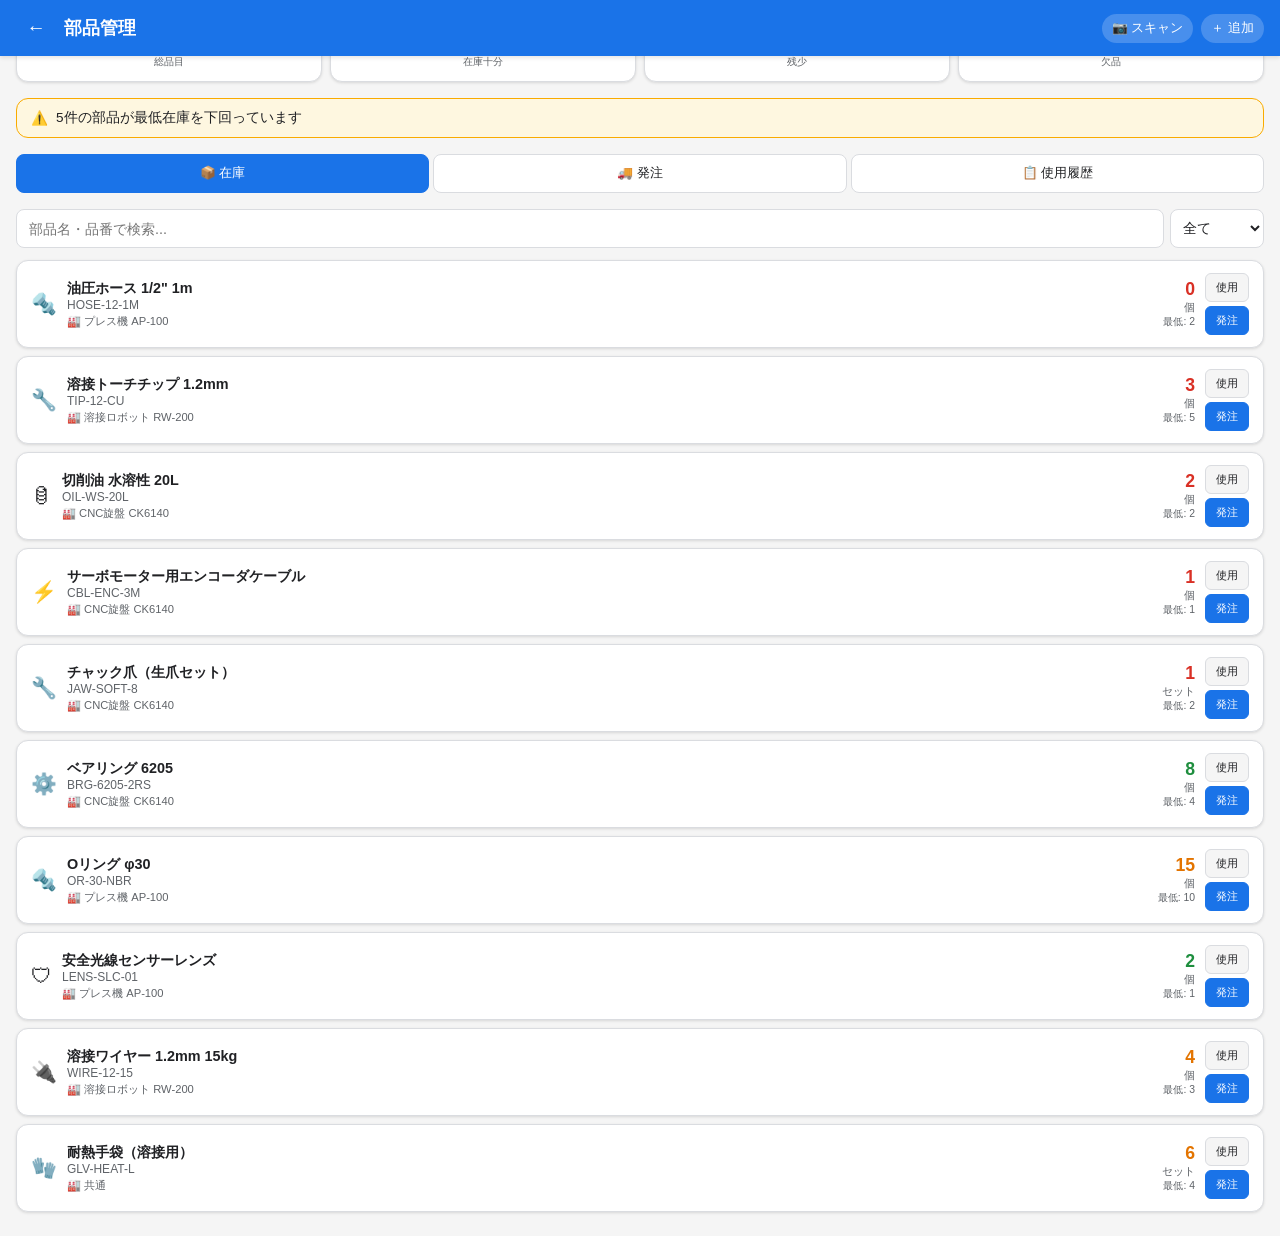
<file: app/pages/parts.html>
<!DOCTYPE html>
<html lang="ja">
<head>
  <meta charset="UTF-8">
  <meta name="viewport" content="width=device-width, initial-scale=1.0, maximum-scale=1.0, user-scalable=no">
  <title>部品管理 - 現場AIナビ</title>
  <link rel="stylesheet" href="../css/style.css">
  <link rel="stylesheet" href="../css/layout.css">
  <style>
    .parts-page { padding: 16px; }

    /* Stats */
    .parts-stats {
      display: grid;
      grid-template-columns: repeat(4, 1fr);
      gap: 8px;
      margin-bottom: 16px;
    }

    .parts-stat {
      background: var(--bg-card);
      border: 1px solid var(--border);
      border-radius: var(--radius);
      padding: 12px 8px;
      text-align: center;
      box-shadow: var(--shadow);
    }

    .parts-stat .ps-num { font-size: 1.3em; font-weight: 700; }
    .parts-stat .ps-num.green { color: var(--success); }
    .parts-stat .ps-num.yellow { color: #e37400; }
    .parts-stat .ps-num.red { color: var(--danger); }
    .parts-stat .ps-num.blue { color: var(--primary); }
    .parts-stat .ps-lbl { font-size: 0.65em; color: var(--text-secondary); margin-top: 2px; }

    /* Alert banner */
    .low-stock-alert {
      background: #fef7e0;
      border: 1px solid #f9ab00;
      border-radius: var(--radius);
      padding: 10px 14px;
      margin-bottom: 16px;
      font-size: 0.85em;
      display: flex;
      align-items: center;
      gap: 8px;
    }

    [data-theme="dark"] .low-stock-alert { background: #3e2e00; }

    .low-stock-alert.hidden { display: none; }

    /* Tabs */
    .parts-tabs {
      display: flex;
      gap: 4px;
      margin-bottom: 16px;
    }

    .parts-tab {
      flex: 1;
      padding: 10px 6px;
      background: var(--bg-card);
      border: 1px solid var(--border);
      border-radius: 8px;
      cursor: pointer;
      font-size: 0.8em;
      text-align: center;
      color: var(--text);
    }

    .parts-tab.active {
      background: var(--primary);
      color: #fff;
      border-color: var(--primary);
    }

    .parts-content { display: none; }
    .parts-content.active { display: block; }

    /* Toolbar */
    .parts-toolbar {
      display: flex;
      gap: 6px;
      margin-bottom: 12px;
    }

    .parts-toolbar input {
      flex: 1;
      padding: 10px 12px;
      border: 1px solid var(--border);
      border-radius: 8px;
      font-size: 0.9em;
      background: var(--bg-card);
      color: var(--text);
    }

    .parts-toolbar select {
      padding: 10px 8px;
      border: 1px solid var(--border);
      border-radius: 8px;
      font-size: 0.85em;
      background: var(--bg-card);
      color: var(--text);
    }

    /* Parts list */
    .part-card {
      display: flex;
      align-items: center;
      gap: 10px;
      padding: 12px 14px;
      background: var(--bg-card);
      border: 1px solid var(--border);
      border-radius: var(--radius);
      margin-bottom: 8px;
      box-shadow: var(--shadow);
    }

    .part-icon { font-size: 1.3em; flex-shrink: 0; }

    .part-info { flex: 1; min-width: 0; }
    .part-name { font-weight: 600; font-size: 0.9em; }
    .part-code { font-size: 0.75em; color: var(--text-secondary); }
    .part-machine { font-size: 0.7em; color: var(--text-secondary); margin-top: 2px; }

    .part-stock {
      text-align: right;
      flex-shrink: 0;
    }

    .part-qty {
      font-size: 1.1em;
      font-weight: 700;
    }

    .part-qty.ok { color: var(--success); }
    .part-qty.low { color: #e37400; }
    .part-qty.critical { color: var(--danger); }
    .part-qty.out { color: var(--danger); font-weight: 800; }

    .part-unit { font-size: 0.7em; color: var(--text-secondary); }
    .part-min { font-size: 0.65em; color: var(--text-secondary); }

    .part-actions {
      display: flex;
      flex-direction: column;
      gap: 4px;
      flex-shrink: 0;
    }

    .part-action-btn {
      padding: 6px 10px;
      border: 1px solid var(--border);
      border-radius: 6px;
      background: var(--bg);
      cursor: pointer;
      font-size: 0.7em;
      color: var(--text);
      white-space: nowrap;
    }

    .part-action-btn.primary {
      background: var(--primary);
      color: #fff;
      border-color: var(--primary);
    }

    /* Order list */
    .order-card {
      padding: 14px;
      background: var(--bg-card);
      border: 1px solid var(--border);
      border-radius: var(--radius);
      margin-bottom: 8px;
      box-shadow: var(--shadow);
    }

    .order-header {
      display: flex;
      justify-content: space-between;
      align-items: center;
      margin-bottom: 6px;
    }

    .order-id { font-weight: 600; font-size: 0.9em; }

    .order-badge {
      padding: 3px 10px;
      border-radius: 12px;
      font-size: 0.7em;
      font-weight: 600;
    }

    .order-badge.ordered { background: #e8f0fe; color: var(--primary); }
    .order-badge.shipped { background: #fef7e0; color: #e37400; }
    .order-badge.delivered { background: #e6f4ea; color: var(--success); }

    .order-items { font-size: 0.83em; color: var(--text-secondary); margin-bottom: 4px; }
    .order-date { font-size: 0.75em; color: var(--text-secondary); }

    /* Usage log */
    .usage-item {
      display: flex;
      align-items: center;
      gap: 10px;
      padding: 10px 14px;
      background: var(--bg-card);
      border: 1px solid var(--border);
      border-radius: 8px;
      margin-bottom: 6px;
      font-size: 0.85em;
    }

    .usage-icon { font-size: 1em; }
    .usage-info { flex: 1; }
    .usage-part { font-weight: 500; }
    .usage-detail { font-size: 0.8em; color: var(--text-secondary); }
    .usage-qty { font-weight: 600; color: var(--danger); }
    .usage-date { font-size: 0.75em; color: var(--text-secondary); white-space: nowrap; }

    /* Modal */
    .parts-modal {
      position: fixed;
      inset: 0;
      background: rgba(0,0,0,0.5);
      display: flex;
      align-items: center;
      justify-content: center;
      z-index: 200;
    }

    .parts-modal.hidden { display: none; }

    .parts-modal-body {
      background: var(--bg-card);
      border-radius: var(--radius);
      padding: 24px;
      width: 90%;
      max-width: 420px;
      max-height: 80vh;
      overflow-y: auto;
    }

    .parts-modal-body h3 { margin-bottom: 16px; font-size: 1.05em; }

    .fm-row {
      margin-bottom: 12px;
    }

    .fm-row label {
      display: block;
      font-size: 0.8em;
      font-weight: 600;
      color: var(--text-secondary);
      margin-bottom: 4px;
    }

    .fm-row input,
    .fm-row select {
      width: 100%;
      padding: 10px 12px;
      border: 1px solid var(--border);
      border-radius: 8px;
      font-size: 0.9em;
      background: var(--bg);
      color: var(--text);
    }

    .modal-btns {
      display: flex;
      gap: 8px;
      justify-content: flex-end;
      margin-top: 16px;
    }

    /* Barcode area */
    .scan-area {
      text-align: center;
      padding: 20px;
      background: var(--bg-card);
      border: 2px dashed var(--border);
      border-radius: var(--radius);
      margin-bottom: 16px;
      cursor: pointer;
    }

    .scan-area .scan-icon { font-size: 2.5em; }
    .scan-area p { font-size: 0.85em; color: var(--text-secondary); margin-top: 8px; }
  </style>
</head>
<body>
  <!-- Header -->
  <header class="l-header">
    <div class="l-header__left">
      <button class="l-header__back" onclick="window.location.href='../index.html'">←</button>
      <span class="l-header__title" id="page-title">部品管理</span>
    </div>
    <div class="l-header__actions">
      <button id="scan-btn" style="background:rgba(255,255,255,0.2);border:none;color:#fff;padding:6px 10px;border-radius:16px;font-size:0.8em;cursor:pointer;">📷 スキャン</button>
      <button id="add-btn" style="background:rgba(255,255,255,0.2);border:none;color:#fff;padding:6px 10px;border-radius:16px;font-size:0.8em;cursor:pointer;">＋ 追加</button>
    </div>
  </header>

  <!-- Modal -->
  <div class="parts-modal hidden" id="parts-modal">
    <div class="parts-modal-body" id="modal-body"></div>
  </div>

  <div class="parts-page l-page">
    <!-- Stats -->
    <div class="parts-stats">
      <div class="parts-stat">
        <div class="ps-num blue" id="st-total">0</div>
        <div class="ps-lbl" id="st-total-lbl">総品目</div>
      </div>
      <div class="parts-stat">
        <div class="ps-num green" id="st-ok">0</div>
        <div class="ps-lbl" id="st-ok-lbl">在庫十分</div>
      </div>
      <div class="parts-stat">
        <div class="ps-num yellow" id="st-low">0</div>
        <div class="ps-lbl" id="st-low-lbl">残少</div>
      </div>
      <div class="parts-stat">
        <div class="ps-num red" id="st-out">0</div>
        <div class="ps-lbl" id="st-out-lbl">欠品</div>
      </div>
    </div>

    <!-- Low stock alert -->
    <div class="low-stock-alert" id="low-alert">
      <span>⚠️</span>
      <span id="low-alert-text"></span>
    </div>

    <!-- Tabs -->
    <div class="parts-tabs">
      <button class="parts-tab active" data-tab="inventory">📦 在庫</button>
      <button class="parts-tab" data-tab="orders">🚚 発注</button>
      <button class="parts-tab" data-tab="usage">📋 使用履歴</button>
    </div>

    <!-- Tab: Inventory -->
    <div class="parts-content active" id="tab-inventory">
      <div class="parts-toolbar">
        <input type="search" id="search-parts" placeholder="部品名・品番で検索...">
        <select id="filter-stock">
          <option value="">全て</option>
          <option value="ok">在庫十分</option>
          <option value="low">残少</option>
          <option value="out">欠品</option>
        </select>
      </div>
      <div id="parts-list"></div>
    </div>

    <!-- Tab: Orders -->
    <div class="parts-content" id="tab-orders">
      <div id="orders-list"></div>
    </div>

    <!-- Tab: Usage -->
    <div class="parts-content" id="tab-usage">
      <div id="usage-list"></div>
    </div>
  </div>

  <script>
    // ========== Init ==========
    const lang = localStorage.getItem('genba-lang') || 'ja';
    document.documentElement.setAttribute('data-theme', localStorage.getItem('genba-theme') || 'light');
    document.documentElement.setAttribute('data-fontsize', localStorage.getItem('genba-fontsize') || 'medium');

    // ========== i18n ==========
    const texts = {
      ja: {
        title: '部品管理', total: '総品目', ok: '在庫十分', low: '残少', out: '欠品',
        search: '部品名・品番で検索...', all: '全て', inventory: '📦 在庫', orders: '🚚 発注', usage: '📋 使用履歴',
        use: '使用', order: '発注', edit: '編集', min: '最低', unit: '個',
        addTitle: '部品を追加', editTitle: '部品を編集', useTitle: '部品を使用',
        orderTitle: '発注する', scanTitle: 'バーコードスキャン',
        name: '部品名', code: '品番', machine: '対象機械', qty: '在庫数', minStock: '最低在庫',
        useQty: '使用数', useReason: '使用理由', orderQty: '発注数', supplier: '仕入先',
        save: '保存', cancel: 'キャンセル', confirm: '確定', scan: 'スキャンして検索',
        lowAlert: '件の部品が最低在庫を下回っています',
        ordered: '発注済み', shipped: '出荷済み', delivered: '納品済み',
        pcs: '個', sets: 'セット',
      },
      en: {
        title: 'Parts Management', total: 'Total', ok: 'In Stock', low: 'Low', out: 'Out',
        search: 'Search by name or code...', all: 'All', inventory: '📦 Inventory', orders: '🚚 Orders', usage: '📋 Usage Log',
        use: 'Use', order: 'Order', edit: 'Edit', min: 'Min', unit: 'pcs',
        addTitle: 'Add Part', editTitle: 'Edit Part', useTitle: 'Use Part',
        orderTitle: 'Place Order', scanTitle: 'Barcode Scan',
        name: 'Part Name', code: 'Part Code', machine: 'Machine', qty: 'Quantity', minStock: 'Min Stock',
        useQty: 'Use Qty', useReason: 'Reason', orderQty: 'Order Qty', supplier: 'Supplier',
        save: 'Save', cancel: 'Cancel', confirm: 'Confirm', scan: 'Scan to search',
        lowAlert: ' parts below minimum stock',
        ordered: 'Ordered', shipped: 'Shipped', delivered: 'Delivered',
        pcs: 'pcs', sets: 'sets',
      },
      th: {
        title: 'จัดการอะไหล่', total: 'ทั้งหมด', ok: 'เพียงพอ', low: 'เหลือน้อย', out: 'หมด',
        search: 'ค้นหาชื่อหรือรหัส...', all: 'ทั้งหมด', inventory: '📦 สต็อก', orders: '🚚 สั่งซื้อ', usage: '📋 ประวัติใช้',
        use: 'ใช้', order: 'สั่ง', edit: 'แก้ไข', min: 'ขั้นต่ำ', unit: 'ชิ้น',
        addTitle: 'เพิ่มอะไหล่', editTitle: 'แก้ไขอะไหล่', useTitle: 'ใช้อะไหล่',
        orderTitle: 'สั่งซื้อ', scanTitle: 'สแกนบาร์โค้ด',
        name: 'ชื่อ', code: 'รหัส', machine: 'เครื่อง', qty: 'จำนวน', minStock: 'ขั้นต่ำ',
        useQty: 'จำนวนใช้', useReason: 'เหตุผล', orderQty: 'จำนวนสั่ง', supplier: 'ผู้จำหน่าย',
        save: 'บันทึก', cancel: 'ยกเลิก', confirm: 'ยืนยัน', scan: 'สแกนเพื่อค้นหา',
        lowAlert: ' อะไหล่ต่ำกว่าขั้นต่ำ',
        ordered: 'สั่งแล้ว', shipped: 'จัดส่งแล้ว', delivered: 'รับแล้ว',
        pcs: 'ชิ้น', sets: 'ชุด',
      },
      vi: {
        title: 'Quản lý phụ tùng', total: 'Tổng', ok: 'Đủ', low: 'Ít', out: 'Hết',
        search: 'Tìm theo tên hoặc mã...', all: 'Tất cả', inventory: '📦 Tồn kho', orders: '🚚 Đặt hàng', usage: '📋 Lịch sử dùng',
        use: 'Dùng', order: 'Đặt', edit: 'Sửa', min: 'Tối thiểu', unit: 'cái',
        addTitle: 'Thêm phụ tùng', editTitle: 'Sửa phụ tùng', useTitle: 'Sử dụng',
        orderTitle: 'Đặt hàng', scanTitle: 'Quét mã',
        name: 'Tên', code: 'Mã', machine: 'Máy', qty: 'Số lượng', minStock: 'Tối thiểu',
        useQty: 'Số dùng', useReason: 'Lý do', orderQty: 'Số đặt', supplier: 'Nhà cung cấp',
        save: 'Lưu', cancel: 'Hủy', confirm: 'Xác nhận', scan: 'Quét để tìm',
        lowAlert: ' phụ tùng dưới mức tối thiểu',
        ordered: 'Đã đặt', shipped: 'Đang giao', delivered: 'Đã nhận',
        pcs: 'cái', sets: 'bộ',
      },
    };

    const t = texts[lang] || texts.ja;
    document.getElementById('page-title').textContent = t.title;
    document.getElementById('st-total-lbl').textContent = t.total;
    document.getElementById('st-ok-lbl').textContent = t.ok;
    document.getElementById('st-low-lbl').textContent = t.low;
    document.getElementById('st-out-lbl').textContent = t.out;
    document.getElementById('search-parts').placeholder = t.search;

    // ========== Parts Data ==========
    let parts = [
      { id: 'P-001', icon: '⚙️', name: { ja: 'ベアリング 6205', en: 'Bearing 6205', th: 'ตลับลูกปืน 6205', vi: 'Bạc đạn 6205' }, code: 'BRG-6205-2RS', machine: 'CNC旋盤 CK6140', machineId: 'cnc-001', qty: 8, min: 4, unit: t.pcs, supplier: 'NSK', price: 1200 },
      { id: 'P-002', icon: '🔩', name: { ja: 'Oリング φ30', en: 'O-Ring φ30', th: 'โอริง φ30', vi: 'O-ring φ30' }, code: 'OR-30-NBR', machine: 'プレス機 AP-100', machineId: 'press-001', qty: 15, min: 10, unit: t.pcs, supplier: 'NOK', price: 80 },
      { id: 'P-003', icon: '🔧', name: { ja: '溶接トーチチップ 1.2mm', en: 'Welding Torch Tip 1.2mm', th: 'หัวเชื่อม 1.2mm', vi: 'Đầu hàn 1.2mm' }, code: 'TIP-12-CU', machine: '溶接ロボット RW-200', machineId: 'welder-001', qty: 3, min: 5, unit: t.pcs, supplier: 'Panasonic', price: 350 },
      { id: 'P-004', icon: '🛢', name: { ja: '切削油 水溶性 20L', en: 'Cutting Oil Water-soluble 20L', th: 'น้ำมันตัด 20L', vi: 'Dầu cắt hòa tan 20L' }, code: 'OIL-WS-20L', machine: 'CNC旋盤 CK6140', machineId: 'cnc-001', qty: 2, min: 2, unit: t.pcs, supplier: 'カストロール', price: 8500 },
      { id: 'P-005', icon: '⚡', name: { ja: 'サーボモーター用エンコーダケーブル', en: 'Servo Motor Encoder Cable', th: 'สายเอ็นโค้ดเดอร์มอเตอร์เซอร์โว', vi: 'Cáp encoder servo motor' }, code: 'CBL-ENC-3M', machine: 'CNC旋盤 CK6140', machineId: 'cnc-001', qty: 1, min: 1, unit: t.pcs, supplier: 'FANUC', price: 12000 },
      { id: 'P-006', icon: '🔩', name: { ja: '油圧ホース 1/2" 1m', en: 'Hydraulic Hose 1/2" 1m', th: 'สายไฮดรอลิก 1/2" 1m', vi: 'Ống thủy lực 1/2" 1m' }, code: 'HOSE-12-1M', machine: 'プレス機 AP-100', machineId: 'press-001', qty: 0, min: 2, unit: t.pcs, supplier: 'パーカー', price: 3500 },
      { id: 'P-007', icon: '🛡', name: { ja: '安全光線センサーレンズ', en: 'Safety Light Curtain Lens', th: 'เลนส์เซ็นเซอร์แสงนิรภัย', vi: 'Ống kính cảm biến an toàn' }, code: 'LENS-SLC-01', machine: 'プレス機 AP-100', machineId: 'press-001', qty: 2, min: 1, unit: t.pcs, supplier: 'KEYENCE', price: 4500 },
      { id: 'P-008', icon: '🔌', name: { ja: '溶接ワイヤー 1.2mm 15kg', en: 'Welding Wire 1.2mm 15kg', th: 'ลวดเชื่อม 1.2mm 15kg', vi: 'Dây hàn 1.2mm 15kg' }, code: 'WIRE-12-15', machine: '溶接ロボット RW-200', machineId: 'welder-001', qty: 4, min: 3, unit: t.pcs, supplier: '神戸製鋼', price: 6800 },
      { id: 'P-009', icon: '🧤', name: { ja: '耐熱手袋（溶接用）', en: 'Heat-resistant Gloves (Welding)', th: 'ถุงมือทนความร้อน (เชื่อม)', vi: 'Găng tay chịu nhiệt (hàn)' }, code: 'GLV-HEAT-L', machine: '共通', machineId: 'common', qty: 6, min: 4, unit: t.sets || '双', supplier: 'ミドリ安全', price: 2800 },
      { id: 'P-010', icon: '🔧', name: { ja: 'チャック爪（生爪セット）', en: 'Chuck Jaw Set (Soft Jaws)', th: 'ชุดฟันจับ (ฟันอ่อน)', vi: 'Bộ má kẹp (má mềm)' }, code: 'JAW-SOFT-8', machine: 'CNC旋盤 CK6140', machineId: 'cnc-001', qty: 1, min: 2, unit: t.sets || 'セット', supplier: '北川鉄工所', price: 15000 },
    ];

    let orders = [
      { id: 'ORD-2026-042', date: '2026-03-12', status: 'ordered', items: [{ code: 'TIP-12-CU', name: '溶接トーチチップ', qty: 20 }], supplier: 'Panasonic', eta: '2026-03-18' },
      { id: 'ORD-2026-041', date: '2026-03-10', status: 'shipped', items: [{ code: 'HOSE-12-1M', name: '油圧ホース', qty: 4 }, { code: 'OR-30-NBR', name: 'Oリング', qty: 30 }], supplier: 'パーカー/NOK', eta: '2026-03-15' },
      { id: 'ORD-2026-038', date: '2026-03-01', status: 'delivered', items: [{ code: 'BRG-6205-2RS', name: 'ベアリング', qty: 10 }], supplier: 'NSK', eta: '2026-03-08' },
    ];

    let usageLog = [
      { date: '2026-03-13 14:00', part: 'TIP-12-CU', partName: '溶接トーチチップ', qty: 2, user: '山本修', reason: '定期交換' },
      { date: '2026-03-10 16:30', part: 'OR-30-NBR', partName: 'Oリング φ30', qty: 1, user: '山本修', reason: '油漏れ修理' },
      { date: '2026-03-08 09:00', part: 'OIL-WS-20L', partName: '切削油 20L', qty: 1, user: '田中太郎', reason: '補充' },
      { date: '2026-03-05 11:00', part: 'CBL-ENC-3M', partName: 'エンコーダケーブル', qty: 1, user: '山本修', reason: 'サーボ異常修理' },
      { date: '2026-03-02 15:00', part: 'LENS-SLC-01', partName: '安全光線レンズ', qty: 1, user: '佐藤健一', reason: 'センサー誤検知対応' },
    ];

    // ========== Render ==========
    function renderAll() {
      renderStats();
      renderParts();
      renderOrders();
      renderUsage();
    }

    function renderStats() {
      const okCount = parts.filter(p => p.qty > p.min).length;
      const lowCount = parts.filter(p => p.qty > 0 && p.qty <= p.min).length;
      const outCount = parts.filter(p => p.qty === 0).length;

      document.getElementById('st-total').textContent = parts.length;
      document.getElementById('st-ok').textContent = okCount;
      document.getElementById('st-low').textContent = lowCount;
      document.getElementById('st-out').textContent = outCount;

      const alertCount = lowCount + outCount;
      const alert = document.getElementById('low-alert');
      if (alertCount > 0) {
        alert.classList.remove('hidden');
        document.getElementById('low-alert-text').textContent = `${alertCount}${t.lowAlert}`;
      } else {
        alert.classList.add('hidden');
      }
    }

    function renderParts(filter = '', stockFilter = '') {
      const list = document.getElementById('parts-list');
      let filtered = [...parts];

      if (filter) {
        const q = filter.toLowerCase();
        filtered = filtered.filter(p =>
          (p.name[lang] || p.name.ja).toLowerCase().includes(q) ||
          p.code.toLowerCase().includes(q) ||
          p.machine.toLowerCase().includes(q)
        );
      }

      if (stockFilter === 'ok') filtered = filtered.filter(p => p.qty > p.min);
      else if (stockFilter === 'low') filtered = filtered.filter(p => p.qty > 0 && p.qty <= p.min);
      else if (stockFilter === 'out') filtered = filtered.filter(p => p.qty === 0);

      // Sort: out → low → ok
      filtered.sort((a, b) => {
        const sa = a.qty === 0 ? 0 : a.qty <= a.min ? 1 : 2;
        const sb = b.qty === 0 ? 0 : b.qty <= b.min ? 1 : 2;
        return sa - sb;
      });

      list.innerHTML = filtered.map(p => {
        const stockClass = p.qty === 0 ? 'out' : p.qty <= p.min ? 'low' : p.qty <= p.min * 1.5 ? 'low' : 'ok';
        const qtyClass = p.qty === 0 ? 'out' : p.qty <= p.min ? 'critical' : p.qty <= p.min * 1.5 ? 'low' : 'ok';
        return `
          <div class="part-card">
            <span class="part-icon">${p.icon}</span>
            <div class="part-info">
              <div class="part-name">${p.name[lang] || p.name.ja}</div>
              <div class="part-code">${p.code}</div>
              <div class="part-machine">🏭 ${p.machine}</div>
            </div>
            <div class="part-stock">
              <div class="part-qty ${qtyClass}">${p.qty}</div>
              <div class="part-unit">${p.unit}</div>
              <div class="part-min">${t.min}: ${p.min}</div>
            </div>
            <div class="part-actions">
              <button class="part-action-btn" onclick="showUseModal('${p.id}')">${t.use}</button>
              <button class="part-action-btn primary" onclick="showOrderModal('${p.id}')">${t.order}</button>
            </div>
          </div>
        `;
      }).join('') || `<div style="text-align:center;padding:20px;color:var(--text-secondary);">---</div>`;
    }

    function renderOrders() {
      const list = document.getElementById('orders-list');
      const statusLabels = { ordered: t.ordered, shipped: t.shipped, delivered: t.delivered };

      list.innerHTML = orders.map(o => `
        <div class="order-card">
          <div class="order-header">
            <span class="order-id">${o.id}</span>
            <span class="order-badge ${o.status}">${statusLabels[o.status] || o.status}</span>
          </div>
          <div class="order-items">${o.items.map(i => `${i.name} x${i.qty}`).join(', ')}</div>
          <div class="order-date">📅 ${o.date} → ETA: ${o.eta} | 🏢 ${o.supplier}</div>
        </div>
      `).join('');
    }

    function renderUsage() {
      const list = document.getElementById('usage-list');
      list.innerHTML = usageLog.map(u => `
        <div class="usage-item">
          <span class="usage-icon">📤</span>
          <div class="usage-info">
            <div class="usage-part">${u.partName}</div>
            <div class="usage-detail">${u.user} - ${u.reason}</div>
          </div>
          <span class="usage-qty">-${u.qty}</span>
          <span class="usage-date">${u.date.split(' ')[0]}</span>
        </div>
      `).join('');
    }

    renderAll();

    // ========== Tabs ==========
    document.querySelectorAll('.parts-tab').forEach(tab => {
      tab.addEventListener('click', () => {
        document.querySelectorAll('.parts-tab').forEach(t => t.classList.remove('active'));
        document.querySelectorAll('.parts-content').forEach(c => c.classList.remove('active'));
        tab.classList.add('active');
        document.getElementById(`tab-${tab.dataset.tab}`).classList.add('active');
      });
    });

    // ========== Search & Filter ==========
    document.getElementById('search-parts').addEventListener('input', (e) => {
      renderParts(e.target.value, document.getElementById('filter-stock').value);
    });

    document.getElementById('filter-stock').addEventListener('change', (e) => {
      renderParts(document.getElementById('search-parts').value, e.target.value);
    });

    // ========== Modals ==========
    const modal = document.getElementById('parts-modal');
    const modalBody = document.getElementById('modal-body');

    function closeModal() { modal.classList.add('hidden'); }
    modal.addEventListener('click', (e) => { if (e.target === modal) closeModal(); });

    function showUseModal(id) {
      const p = parts.find(x => x.id === id);
      if (!p) return;
      modalBody.innerHTML = `
        <h3>📤 ${t.useTitle}: ${p.name[lang] || p.name.ja}</h3>
        <div class="fm-row"><label>${t.qty}: ${p.qty} ${p.unit}</label></div>
        <div class="fm-row"><label>${t.useQty}</label><input type="number" id="use-qty" min="1" max="${p.qty}" value="1"></div>
        <div class="fm-row"><label>${t.useReason}</label><input type="text" id="use-reason" placeholder="修理、交換、補充..."></div>
        <div class="modal-btns">
          <button class="btn-secondary" onclick="closeModal()">${t.cancel}</button>
          <button class="btn-primary" onclick="confirmUse('${id}')">${t.confirm}</button>
        </div>
      `;
      modal.classList.remove('hidden');
    }

    function confirmUse(id) {
      const p = parts.find(x => x.id === id);
      const qty = parseInt(document.getElementById('use-qty').value) || 0;
      const reason = document.getElementById('use-reason').value || '-';
      if (qty <= 0 || qty > p.qty) return;

      p.qty -= qty;
      const session = JSON.parse(localStorage.getItem('genba-session') || '{}');
      usageLog.unshift({
        date: new Date().toISOString().replace('T', ' ').substring(0, 16),
        part: p.code,
        partName: p.name[lang] || p.name.ja,
        qty: qty,
        user: session.name || 'Unknown',
        reason: reason,
      });

      renderAll();
      closeModal();
    }

    function showOrderModal(id) {
      const p = parts.find(x => x.id === id);
      if (!p) return;
      const suggestQty = Math.max(p.min * 2 - p.qty, p.min);
      modalBody.innerHTML = `
        <h3>🚚 ${t.orderTitle}: ${p.name[lang] || p.name.ja}</h3>
        <div class="fm-row"><label>${t.qty}: ${p.qty} ${p.unit} (${t.min}: ${p.min})</label></div>
        <div class="fm-row"><label>${t.orderQty}</label><input type="number" id="order-qty" min="1" value="${suggestQty}"></div>
        <div class="fm-row"><label>${t.supplier}</label><input type="text" id="order-supplier" value="${p.supplier}"></div>
        <div class="modal-btns">
          <button class="btn-secondary" onclick="closeModal()">${t.cancel}</button>
          <button class="btn-primary" onclick="confirmOrder('${id}')">${t.confirm}</button>
        </div>
      `;
      modal.classList.remove('hidden');
    }

    function confirmOrder(id) {
      const p = parts.find(x => x.id === id);
      const qty = parseInt(document.getElementById('order-qty').value) || 0;
      const supplier = document.getElementById('order-supplier').value;
      if (qty <= 0) return;

      const today = new Date().toISOString().split('T')[0];
      const eta = new Date(Date.now() + 7 * 86400000).toISOString().split('T')[0];
      const orderId = `ORD-${today.replace(/-/g, '').substring(0, 4)}-${String(orders.length + 43).padStart(3, '0')}`;

      orders.unshift({
        id: orderId,
        date: today,
        status: 'ordered',
        items: [{ code: p.code, name: p.name[lang] || p.name.ja, qty: qty }],
        supplier: supplier,
        eta: eta,
      });

      renderAll();
      closeModal();
    }

    // ========== Add Part ==========
    document.getElementById('add-btn').addEventListener('click', () => {
      modalBody.innerHTML = `
        <h3>📦 ${t.addTitle}</h3>
        <div class="fm-row"><label>${t.name}</label><input type="text" id="add-name"></div>
        <div class="fm-row"><label>${t.code}</label><input type="text" id="add-code" placeholder="例: BRG-6205"></div>
        <div class="fm-row"><label>${t.machine}</label>
          <select id="add-machine">
            <option value="共通">共通</option>
            <option value="CNC旋盤 CK6140">CNC旋盤 CK6140</option>
            <option value="プレス機 AP-100">プレス機 AP-100</option>
            <option value="溶接ロボット RW-200">溶接ロボット RW-200</option>
          </select>
        </div>
        <div class="fm-row"><label>${t.qty}</label><input type="number" id="add-qty" min="0" value="0"></div>
        <div class="fm-row"><label>${t.minStock}</label><input type="number" id="add-min" min="0" value="2"></div>
        <div class="fm-row"><label>${t.supplier}</label><input type="text" id="add-supplier"></div>
        <div class="modal-btns">
          <button class="btn-secondary" onclick="closeModal()">${t.cancel}</button>
          <button class="btn-primary" onclick="addPart()">${t.save}</button>
        </div>
      `;
      modal.classList.remove('hidden');
    });

    function addPart() {
      const name = document.getElementById('add-name').value.trim();
      const code = document.getElementById('add-code').value.trim();
      if (!name || !code) return;

      parts.push({
        id: 'P-' + String(parts.length + 1).padStart(3, '0'),
        icon: '📦',
        name: { ja: name, en: name, th: name, vi: name },
        code: code,
        machine: document.getElementById('add-machine').value,
        machineId: 'custom',
        qty: parseInt(document.getElementById('add-qty').value) || 0,
        min: parseInt(document.getElementById('add-min').value) || 2,
        unit: t.pcs,
        supplier: document.getElementById('add-supplier').value || '-',
        price: 0,
      });

      renderAll();
      closeModal();
    }

    // ========== Scan ==========
    document.getElementById('scan-btn').addEventListener('click', () => {
      modalBody.innerHTML = `
        <h3>📷 ${t.scanTitle}</h3>
        <div class="scan-area" onclick="document.getElementById('scan-input').focus()">
          <div class="scan-icon">📷</div>
          <p>${t.scan}</p>
        </div>
        <div class="fm-row"><label>${t.code}</label><input type="text" id="scan-input" placeholder="バーコード / QRコード"></div>
        <div class="modal-btns">
          <button class="btn-secondary" onclick="closeModal()">${t.cancel}</button>
          <button class="btn-primary" onclick="scanSearch()">🔍</button>
        </div>
        <div id="scan-result" style="margin-top:12px;"></div>
      `;
      modal.classList.remove('hidden');
      setTimeout(() => document.getElementById('scan-input').focus(), 100);
    });

    function scanSearch() {
      const code = document.getElementById('scan-input').value.trim().toUpperCase();
      const found = parts.find(p => p.code.toUpperCase() === code);
      const result = document.getElementById('scan-result');

      if (found) {
        result.innerHTML = `
          <div class="part-card" style="margin:0;">
            <span class="part-icon">${found.icon}</span>
            <div class="part-info">
              <div class="part-name">${found.name[lang] || found.name.ja}</div>
              <div class="part-code">${found.code}</div>
            </div>
            <div class="part-stock">
              <div class="part-qty ${found.qty === 0 ? 'out' : found.qty <= found.min ? 'critical' : 'ok'}">${found.qty}</div>
              <div class="part-unit">${found.unit}</div>
            </div>
          </div>
        `;
      } else {
        result.innerHTML = `<p style="text-align:center;color:var(--text-secondary);">Not found: ${code}</p>`;
      }
    }
  </script>
</body>
</html>
</file>
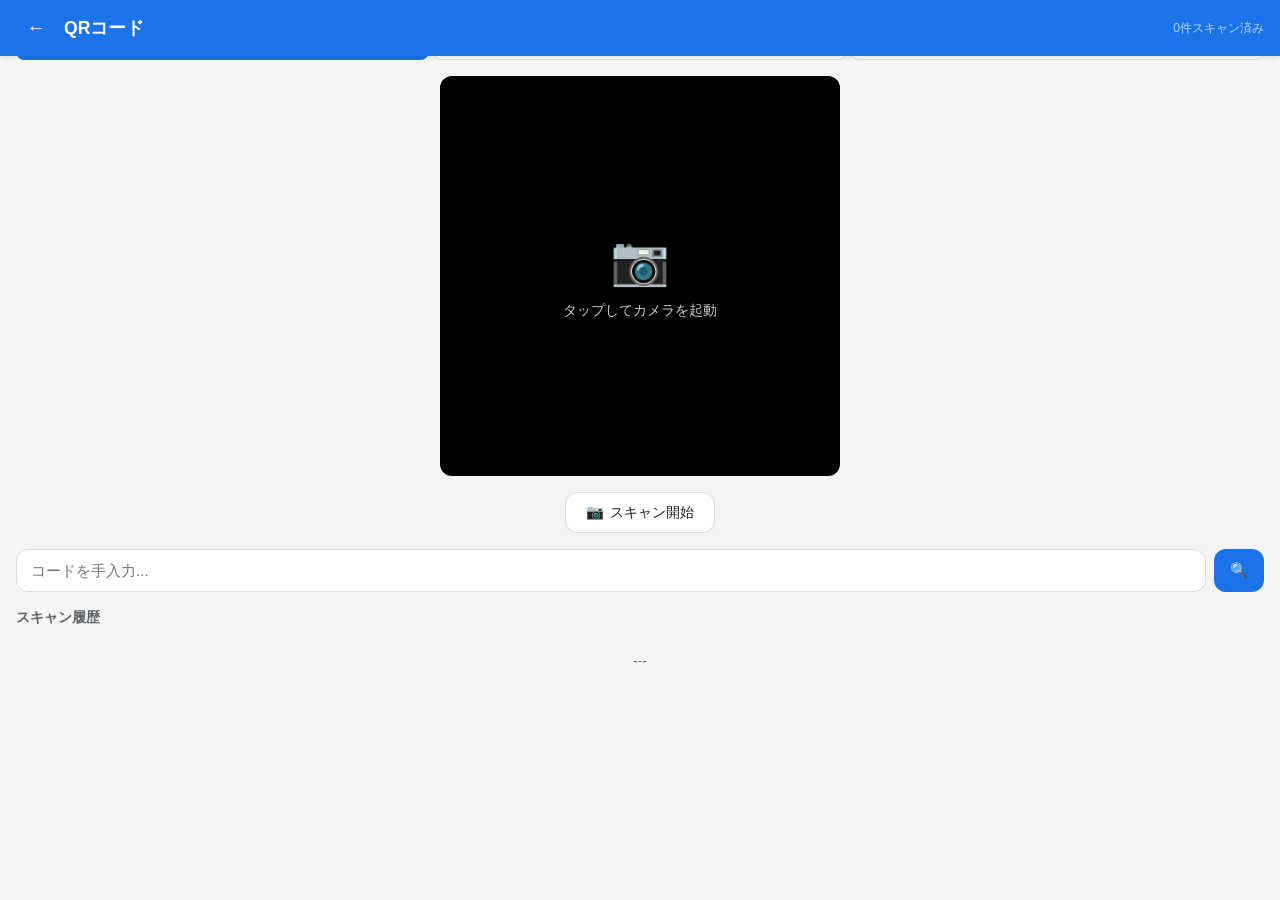
<file: app/pages/qr.html>
<!DOCTYPE html>
<html lang="ja">
<head>
  <meta charset="UTF-8">
  <meta name="viewport" content="width=device-width, initial-scale=1.0, maximum-scale=1.0, user-scalable=no">
  <title>QRコード - 現場AIナビ</title>
  <link rel="stylesheet" href="../css/style.css">
  <link rel="stylesheet" href="../css/layout.css">
  <style>
    .qr-page { padding: 16px; }

    /* Tabs */
    .qr-tabs {
      display: flex;
      gap: 4px;
      margin-bottom: 16px;
    }

    .qr-tab {
      flex: 1;
      padding: 12px 8px;
      background: var(--bg-card);
      border: 1px solid var(--border);
      border-radius: 8px;
      cursor: pointer;
      font-size: 0.85em;
      text-align: center;
      color: var(--text);
    }

    .qr-tab.active {
      background: var(--primary);
      color: #fff;
      border-color: var(--primary);
    }

    .qr-content { display: none; }
    .qr-content.active { display: block; }

    /* Scanner */
    .scanner-area {
      position: relative;
      width: 100%;
      max-width: 400px;
      margin: 0 auto 16px;
      aspect-ratio: 1;
      background: #000;
      border-radius: var(--radius);
      overflow: hidden;
    }

    .scanner-area video {
      width: 100%;
      height: 100%;
      object-fit: cover;
    }

    .scanner-overlay {
      position: absolute;
      inset: 0;
      display: flex;
      align-items: center;
      justify-content: center;
      pointer-events: none;
    }

    .scanner-frame {
      width: 65%;
      height: 65%;
      border: 3px solid rgba(255,255,255,0.8);
      border-radius: 16px;
      position: relative;
    }

    .scanner-frame::before {
      content: '';
      position: absolute;
      top: 50%;
      left: 5%;
      right: 5%;
      height: 2px;
      background: var(--primary);
      animation: scanLine 2s ease-in-out infinite;
    }

    @keyframes scanLine {
      0%, 100% { top: 15%; }
      50% { top: 85%; }
    }

    .scanner-corner {
      position: absolute;
      width: 20px;
      height: 20px;
      border-color: var(--primary);
      border-style: solid;
    }

    .scanner-corner.tl { top: -2px; left: -2px; border-width: 4px 0 0 4px; border-radius: 8px 0 0 0; }
    .scanner-corner.tr { top: -2px; right: -2px; border-width: 4px 4px 0 0; border-radius: 0 8px 0 0; }
    .scanner-corner.bl { bottom: -2px; left: -2px; border-width: 0 0 4px 4px; border-radius: 0 0 0 8px; }
    .scanner-corner.br { bottom: -2px; right: -2px; border-width: 0 4px 4px 0; border-radius: 0 0 8px 0; }

    .scanner-placeholder {
      width: 100%;
      height: 100%;
      display: flex;
      flex-direction: column;
      align-items: center;
      justify-content: center;
      color: #fff;
      gap: 12px;
    }

    .scanner-placeholder .sp-icon { font-size: 3em; }
    .scanner-placeholder p { font-size: 0.9em; opacity: 0.8; }

    .scanner-controls {
      display: flex;
      justify-content: center;
      gap: 12px;
      margin-bottom: 16px;
    }

    .scanner-btn {
      padding: 10px 20px;
      border: 1px solid var(--border);
      border-radius: var(--radius);
      background: var(--bg-card);
      cursor: pointer;
      font-size: 0.9em;
      color: var(--text);
      display: flex;
      align-items: center;
      gap: 6px;
    }

    .scanner-btn.active {
      background: var(--primary);
      color: #fff;
      border-color: var(--primary);
    }

    .scanner-btn.stop {
      background: var(--danger);
      color: #fff;
      border-color: var(--danger);
    }

    /* Manual input */
    .manual-input {
      display: flex;
      gap: 8px;
      margin-bottom: 16px;
    }

    .manual-input input {
      flex: 1;
      padding: 12px 14px;
      border: 1px solid var(--border);
      border-radius: var(--radius);
      font-size: 0.95em;
      background: var(--bg-card);
      color: var(--text);
    }

    .manual-input button {
      padding: 12px 16px;
      background: var(--primary);
      color: #fff;
      border: none;
      border-radius: var(--radius);
      cursor: pointer;
      font-size: 0.9em;
    }

    /* Scan Result */
    .scan-result {
      background: var(--bg-card);
      border: 1px solid var(--border);
      border-radius: var(--radius);
      padding: 16px;
      box-shadow: var(--shadow);
      margin-bottom: 16px;
    }

    .scan-result.hidden { display: none; }

    .scan-result-header {
      display: flex;
      align-items: center;
      gap: 10px;
      margin-bottom: 12px;
    }

    .scan-result-icon { font-size: 2em; }

    .scan-result-title { font-weight: 600; font-size: 1.05em; }
    .scan-result-type { font-size: 0.8em; color: var(--text-secondary); }

    .scan-result-body {
      display: flex;
      flex-direction: column;
      gap: 8px;
    }

    .sr-row {
      display: flex;
      justify-content: space-between;
      font-size: 0.88em;
      padding: 6px 0;
      border-bottom: 1px solid var(--border);
    }

    .sr-row:last-child { border-bottom: none; }

    .sr-label { color: var(--text-secondary); }
    .sr-value { font-weight: 500; text-align: right; }

    .scan-result-actions {
      display: flex;
      gap: 8px;
      margin-top: 12px;
    }

    .sr-action {
      flex: 1;
      padding: 10px;
      border: 1px solid var(--border);
      border-radius: 8px;
      background: var(--bg);
      cursor: pointer;
      font-size: 0.82em;
      text-align: center;
      color: var(--text);
    }

    .sr-action.primary {
      background: var(--primary);
      color: #fff;
      border-color: var(--primary);
    }

    /* Scan History */
    .scan-history {
      margin-top: 16px;
    }

    .scan-history h3 {
      font-size: 0.9em;
      color: var(--text-secondary);
      margin-bottom: 10px;
    }

    .scan-entry {
      display: flex;
      align-items: center;
      gap: 10px;
      padding: 10px 14px;
      background: var(--bg-card);
      border: 1px solid var(--border);
      border-radius: 8px;
      margin-bottom: 6px;
      cursor: pointer;
      font-size: 0.85em;
    }

    .scan-entry:active { background: var(--bg); }

    .se-icon { font-size: 1.1em; }
    .se-info { flex: 1; }
    .se-name { font-weight: 500; }
    .se-code { font-size: 0.75em; color: var(--text-secondary); }
    .se-time { font-size: 0.7em; color: var(--text-secondary); white-space: nowrap; }

    /* QR Generator */
    .gen-form {
      display: flex;
      flex-direction: column;
      gap: 12px;
    }

    .gen-form .form-group label {
      display: block;
      font-size: 0.85em;
      font-weight: 600;
      color: var(--text-secondary);
      margin-bottom: 4px;
    }

    .gen-form .form-group input,
    .gen-form .form-group select,
    .gen-form .form-group textarea {
      width: 100%;
      padding: 12px 14px;
      border: 1px solid var(--border);
      border-radius: 10px;
      font-size: 0.95em;
      background: var(--bg-card);
      color: var(--text);
      font-family: inherit;
    }

    .qr-preview {
      text-align: center;
      padding: 20px;
      background: #fff;
      border-radius: var(--radius);
      border: 1px solid var(--border);
      margin-top: 12px;
    }

    .qr-preview.hidden { display: none; }

    .qr-canvas {
      display: inline-block;
      padding: 16px;
      background: #fff;
    }

    /* SVG QR placeholder */
    .qr-display {
      width: 200px;
      height: 200px;
      margin: 0 auto;
      background: #fff;
      border: 1px solid #eee;
      display: flex;
      align-items: center;
      justify-content: center;
      font-size: 0.85em;
      color: #666;
      border-radius: 8px;
    }

    .qr-data-text {
      margin-top: 12px;
      font-size: 0.8em;
      color: var(--text-secondary);
      word-break: break-all;
    }

    .gen-actions {
      display: flex;
      gap: 8px;
      margin-top: 12px;
    }

    .gen-actions button {
      flex: 1;
      padding: 12px;
      border-radius: var(--radius);
      cursor: pointer;
      font-size: 0.9em;
    }

    /* Registered QR list */
    .qr-list-section { margin-top: 20px; }
    .qr-list-section h3 { font-size: 0.9em; color: var(--text-secondary); margin-bottom: 10px; }

    .qr-registered {
      display: grid;
      grid-template-columns: repeat(2, 1fr);
      gap: 8px;
    }

    .qr-reg-card {
      background: var(--bg-card);
      border: 1px solid var(--border);
      border-radius: var(--radius);
      padding: 12px;
      text-align: center;
      cursor: pointer;
    }

    .qr-reg-card:active { background: var(--bg); }

    .qr-reg-icon { font-size: 1.5em; margin-bottom: 4px; }
    .qr-reg-name { font-size: 0.8em; font-weight: 600; }
    .qr-reg-type { font-size: 0.65em; color: var(--text-secondary); }
  </style>
</head>
<body>
  <!-- Header -->
  <header class="l-header">
    <div class="l-header__left">
      <button class="l-header__back" onclick="window.location.href='../index.html'">←</button>
      <span class="l-header__title" id="page-title">QRコード</span>
    </div>
    <div class="l-header__actions">
      <span style="font-size:0.75em;color:rgba(255,255,255,0.7);" id="scan-count">0 件スキャン済み</span>
    </div>
  </header>

  <div class="qr-page l-page">
    <!-- Tabs -->
    <div class="qr-tabs">
      <button class="qr-tab active" data-tab="scan">📷 スキャン</button>
      <button class="qr-tab" data-tab="generate">🏷 生成</button>
      <button class="qr-tab" data-tab="list">📋 一覧</button>
    </div>

    <!-- Tab: Scan -->
    <div class="qr-content active" id="tab-scan">
      <!-- Camera Scanner -->
      <div class="scanner-area" id="scanner-area">
        <div class="scanner-placeholder" id="scanner-placeholder">
          <span class="sp-icon">📷</span>
          <p id="scanner-msg">タップしてカメラを起動</p>
        </div>
        <video id="scanner-video" autoplay playsinline style="display:none;"></video>
        <div class="scanner-overlay" id="scanner-overlay" style="display:none;">
          <div class="scanner-frame">
            <div class="scanner-corner tl"></div>
            <div class="scanner-corner tr"></div>
            <div class="scanner-corner bl"></div>
            <div class="scanner-corner br"></div>
          </div>
        </div>
      </div>

      <!-- Controls -->
      <div class="scanner-controls">
        <button class="scanner-btn" id="start-scan-btn">📷 <span id="btn-start-text">スキャン開始</span></button>
        <button class="scanner-btn" id="flash-btn" style="display:none;">💡 ライト</button>
      </div>

      <!-- Manual Input -->
      <div class="manual-input">
        <input type="text" id="manual-code" placeholder="コードを手入力...">
        <button id="manual-search-btn">🔍</button>
      </div>

      <!-- Scan Result -->
      <div class="scan-result hidden" id="scan-result">
        <div class="scan-result-header">
          <span class="scan-result-icon" id="result-icon">🏭</span>
          <div>
            <div class="scan-result-title" id="result-title">--</div>
            <div class="scan-result-type" id="result-type">--</div>
          </div>
        </div>
        <div class="scan-result-body" id="result-body"></div>
        <div class="scan-result-actions" id="result-actions"></div>
      </div>

      <!-- Scan History -->
      <div class="scan-history">
        <h3 id="history-title">スキャン履歴</h3>
        <div id="scan-history-list"></div>
      </div>
    </div>

    <!-- Tab: Generate -->
    <div class="qr-content" id="tab-generate">
      <div class="gen-form">
        <div class="form-group">
          <label id="gen-type-label">QRコードの種類</label>
          <select id="gen-type">
            <option value="machine">🏭 機械</option>
            <option value="part">🔧 部品</option>
            <option value="manual">📄 マニュアル</option>
            <option value="checklist">✅ 点検チェックリスト</option>
            <option value="user">👤 ユーザー</option>
            <option value="custom">📝 カスタム</option>
          </select>
        </div>

        <div class="form-group" id="gen-target-group">
          <label id="gen-target-label">対象を選択</label>
          <select id="gen-target">
            <option value="">-- 選択 --</option>
          </select>
        </div>

        <div class="form-group" id="gen-custom-group" style="display:none;">
          <label>カスタムデータ</label>
          <textarea id="gen-custom-data" rows="3" placeholder="テキストまたはURL..."></textarea>
        </div>

        <div class="form-group">
          <label id="gen-label-label">ラベル（印刷用）</label>
          <input type="text" id="gen-label" placeholder="例: CNC旋盤 CK6140 - 1F製造エリア">
        </div>

        <button class="btn-primary" style="width:100%;" onclick="generateQR()" id="gen-btn">🏷 QRコードを生成</button>
      </div>

      <!-- QR Preview -->
      <div class="qr-preview hidden" id="qr-preview">
        <div class="qr-display" id="qr-display"></div>
        <div class="qr-data-text" id="qr-data-text"></div>
        <div class="gen-actions">
          <button class="btn-secondary" onclick="printQR()">🖨 印刷</button>
          <button class="btn-primary" onclick="saveQR()">💾 保存</button>
        </div>
      </div>
    </div>

    <!-- Tab: List -->
    <div class="qr-content" id="tab-list">
      <div class="qr-list-section">
        <h3 id="list-machines-title">🏭 機械QR</h3>
        <div class="qr-registered" id="list-machines"></div>
      </div>
      <div class="qr-list-section">
        <h3 id="list-parts-title">🔧 部品QR</h3>
        <div class="qr-registered" id="list-parts"></div>
      </div>
      <div class="qr-list-section">
        <h3 id="list-custom-title">📝 カスタムQR</h3>
        <div class="qr-registered" id="list-custom"></div>
      </div>
    </div>
  </div>

  <script>
    // ========== Init ==========
    const lang = localStorage.getItem('genba-lang') || 'ja';
    document.documentElement.setAttribute('data-theme', localStorage.getItem('genba-theme') || 'light');
    document.documentElement.setAttribute('data-fontsize', localStorage.getItem('genba-fontsize') || 'medium');

    let scanHistory = JSON.parse(localStorage.getItem('genba-scan-history') || '[]');
    let savedQRs = JSON.parse(localStorage.getItem('genba-saved-qrs') || '[]');
    let cameraStream = null;
    let scanning = false;

    // ========== i18n ==========
    const texts = {
      ja: {
        title: 'QRコード', scanTab: '📷 スキャン', genTab: '🏷 生成', listTab: '📋 一覧',
        startScan: 'スキャン開始', stopScan: 'スキャン停止', tapCamera: 'タップしてカメラを起動',
        manual: 'コードを手入力...', historyTitle: 'スキャン履歴',
        genType: 'QRコードの種類', target: '対象を選択', label: 'ラベル（印刷用）',
        generate: '🏷 QRコードを生成', print: '🖨 印刷', save: '💾 保存',
        machine: '🏭 機械', part: '🔧 部品', manualDoc: '📄 マニュアル',
        checklist: '✅ 点検チェックリスト', user: '👤 ユーザー', custom: '📝 カスタム',
        machineQR: '🏭 機械QR', partQR: '🔧 部品QR', customQR: '📝 カスタムQR',
        viewGuide: '📖 操作ガイド', viewDetail: '🔍 詳細', reportTrouble: '🔧 トラブル報告',
        viewStock: '📦 在庫確認', usepart: '📤 使用登録',
        scanned: '件スキャン済み', noResult: '該当するデータが見つかりません',
        typeMachine: '機械', typePart: '部品', typeManual: 'マニュアル', typeUser: 'ユーザー',
      },
      en: {
        title: 'QR Code', scanTab: '📷 Scan', genTab: '🏷 Generate', listTab: '📋 List',
        startScan: 'Start Scan', stopScan: 'Stop Scan', tapCamera: 'Tap to start camera',
        manual: 'Enter code manually...', historyTitle: 'Scan History',
        genType: 'QR Code Type', target: 'Select Target', label: 'Label (for printing)',
        generate: '🏷 Generate QR', print: '🖨 Print', save: '💾 Save',
        machine: '🏭 Machine', part: '🔧 Part', manualDoc: '📄 Manual',
        checklist: '✅ Checklist', user: '👤 User', custom: '📝 Custom',
        machineQR: '🏭 Machine QR', partQR: '🔧 Part QR', customQR: '📝 Custom QR',
        viewGuide: '📖 Guide', viewDetail: '🔍 Detail', reportTrouble: '🔧 Report',
        viewStock: '📦 Stock', usepart: '📤 Use',
        scanned: ' scanned', noResult: 'No matching data found',
        typeMachine: 'Machine', typePart: 'Part', typeManual: 'Manual', typeUser: 'User',
      },
      th: {
        title: 'QR Code', scanTab: '📷 สแกน', genTab: '🏷 สร้าง', listTab: '📋 รายการ',
        startScan: 'เริ่มสแกน', stopScan: 'หยุดสแกน', tapCamera: 'แตะเพื่อเปิดกล้อง',
        manual: 'พิมพ์รหัส...', historyTitle: 'ประวัติสแกน',
        genType: 'ประเภท QR', target: 'เลือกเป้าหมาย', label: 'ป้าย (สำหรับพิมพ์)',
        generate: '🏷 สร้าง QR', print: '🖨 พิมพ์', save: '💾 บันทึก',
        machine: '🏭 เครื่อง', part: '🔧 อะไหล่', manualDoc: '📄 คู่มือ',
        checklist: '✅ เช็คลิสต์', user: '👤 ผู้ใช้', custom: '📝 กำหนดเอง',
        machineQR: '🏭 QR เครื่อง', partQR: '🔧 QR อะไหล่', customQR: '📝 QR กำหนดเอง',
        viewGuide: '📖 คู่มือ', viewDetail: '🔍 รายละเอียด', reportTrouble: '🔧 แจ้งปัญหา',
        viewStock: '📦 สต็อก', usepart: '📤 ใช้',
        scanned: ' สแกนแล้ว', noResult: 'ไม่พบข้อมูล',
        typeMachine: 'เครื่อง', typePart: 'อะไหล่', typeManual: 'คู่มือ', typeUser: 'ผู้ใช้',
      },
      vi: {
        title: 'Mã QR', scanTab: '📷 Quét', genTab: '🏷 Tạo', listTab: '📋 Danh sách',
        startScan: 'Bắt đầu quét', stopScan: 'Dừng quét', tapCamera: 'Nhấn để mở camera',
        manual: 'Nhập mã...', historyTitle: 'Lịch sử quét',
        genType: 'Loại mã QR', target: 'Chọn đối tượng', label: 'Nhãn (để in)',
        generate: '🏷 Tạo mã QR', print: '🖨 In', save: '💾 Lưu',
        machine: '🏭 Máy', part: '🔧 Phụ tùng', manualDoc: '📄 Tài liệu',
        checklist: '✅ Checklist', user: '👤 Người dùng', custom: '📝 Tùy chỉnh',
        machineQR: '🏭 QR máy', partQR: '🔧 QR phụ tùng', customQR: '📝 QR tùy chỉnh',
        viewGuide: '📖 Hướng dẫn', viewDetail: '🔍 Chi tiết', reportTrouble: '🔧 Báo sự cố',
        viewStock: '📦 Tồn kho', usepart: '📤 Sử dụng',
        scanned: ' đã quét', noResult: 'Không tìm thấy dữ liệu',
        typeMachine: 'Máy', typePart: 'Phụ tùng', typeManual: 'Tài liệu', typeUser: 'Người dùng',
      },
    };

    const t = texts[lang] || texts.ja;
    document.getElementById('page-title').textContent = t.title;
    document.getElementById('scanner-msg').textContent = t.tapCamera;
    document.getElementById('btn-start-text').textContent = t.startScan;
    document.getElementById('manual-code').placeholder = t.manual;
    document.getElementById('history-title').textContent = t.historyTitle;
    document.getElementById('gen-type-label').textContent = t.genType;
    document.getElementById('gen-target-label').textContent = t.target;
    document.getElementById('gen-label-label').textContent = t.label;
    document.getElementById('gen-btn').textContent = t.generate;
    document.getElementById('list-machines-title').textContent = t.machineQR;
    document.getElementById('list-parts-title').textContent = t.partQR;
    document.getElementById('list-custom-title').textContent = t.customQR;
    document.getElementById('scan-count').textContent = `${scanHistory.length}${t.scanned}`;

    // ========== Known QR Data ==========
    const qrDatabase = {
      'MCH-CNC-001': { type: 'machine', icon: '🏭', name: 'CNC旋盤 CK6140', id: 'cnc-001', model: 'CK6140', location: '1F 製造エリアA', link: 'detail.html?machine=cnc-001' },
      'MCH-PRS-001': { type: 'machine', icon: '🔨', name: 'プレス機 AP-100', id: 'press-001', model: 'AP-100', location: '1F 製造エリアB', link: 'detail.html?machine=press-001' },
      'MCH-WLD-001': { type: 'machine', icon: '⚡', name: '溶接ロボット RW-200', id: 'welder-001', model: 'RW-200', location: '1F 溶接エリア', link: 'detail.html?machine=welder-001' },
      'PRT-BRG-6205': { type: 'part', icon: '⚙️', name: 'ベアリング 6205', code: 'BRG-6205-2RS', stock: 8, min: 4, link: 'parts.html' },
      'PRT-OR-30': { type: 'part', icon: '🔩', name: 'Oリング φ30', code: 'OR-30-NBR', stock: 15, min: 10, link: 'parts.html' },
      'PRT-TIP-12': { type: 'part', icon: '🔧', name: '溶接トーチチップ 1.2mm', code: 'TIP-12-CU', stock: 3, min: 5, link: 'parts.html' },
      'PRT-WIRE-12': { type: 'part', icon: '🔌', name: '溶接ワイヤー 1.2mm', code: 'WIRE-12-15', stock: 4, min: 3, link: 'parts.html' },
      'USR-EMP-001': { type: 'user', icon: '👤', name: '田中太郎', id: 'EMP-001', role: 'operator', dept: '製造1課' },
      'USR-EMP-020': { type: 'user', icon: '🔧', name: '山本修', id: 'EMP-020', role: 'maintenance', dept: '保全課' },
    };

    // ========== Tabs ==========
    document.querySelectorAll('.qr-tab').forEach(tab => {
      tab.addEventListener('click', () => {
        document.querySelectorAll('.qr-tab').forEach(t => t.classList.remove('active'));
        document.querySelectorAll('.qr-content').forEach(c => c.classList.remove('active'));
        tab.classList.add('active');
        document.getElementById(`tab-${tab.dataset.tab}`).classList.add('active');
        if (tab.dataset.tab !== 'scan' && cameraStream) stopCamera();
      });
    });

    // ========== Camera Scanner ==========
    document.getElementById('scanner-area').addEventListener('click', toggleCamera);
    document.getElementById('start-scan-btn').addEventListener('click', toggleCamera);

    async function toggleCamera() {
      if (scanning) {
        stopCamera();
      } else {
        await startCamera();
      }
    }

    async function startCamera() {
      try {
        const video = document.getElementById('scanner-video');
        cameraStream = await navigator.mediaDevices.getUserMedia({
          video: { facingMode: 'environment' },
        });
        video.srcObject = cameraStream;
        video.style.display = 'block';
        document.getElementById('scanner-placeholder').style.display = 'none';
        document.getElementById('scanner-overlay').style.display = 'flex';
        document.getElementById('start-scan-btn').classList.add('stop');
        document.getElementById('btn-start-text').textContent = t.stopScan;
        scanning = true;

        // Simulate scan after 3 seconds (real app would use a QR decoder library)
        setTimeout(() => {
          if (scanning) {
            const codes = Object.keys(qrDatabase);
            const randomCode = codes[Math.floor(Math.random() * codes.length)];
            handleScanResult(randomCode);
            stopCamera();
          }
        }, 3000);
      } catch (e) {
        document.getElementById('scanner-msg').textContent = 'Camera access denied';
      }
    }

    function stopCamera() {
      if (cameraStream) {
        cameraStream.getTracks().forEach(track => track.stop());
        cameraStream = null;
      }
      const video = document.getElementById('scanner-video');
      video.style.display = 'none';
      document.getElementById('scanner-placeholder').style.display = 'flex';
      document.getElementById('scanner-overlay').style.display = 'none';
      document.getElementById('start-scan-btn').classList.remove('stop');
      document.getElementById('btn-start-text').textContent = t.startScan;
      scanning = false;
    }

    // ========== Manual Input ==========
    document.getElementById('manual-search-btn').addEventListener('click', () => {
      const code = document.getElementById('manual-code').value.trim().toUpperCase();
      if (code) handleScanResult(code);
    });

    document.getElementById('manual-code').addEventListener('keydown', (e) => {
      if (e.key === 'Enter') {
        const code = e.target.value.trim().toUpperCase();
        if (code) handleScanResult(code);
      }
    });

    // ========== Handle Result ==========
    function handleScanResult(code) {
      const data = qrDatabase[code];
      const resultDiv = document.getElementById('scan-result');
      const resultBody = document.getElementById('result-body');
      const resultActions = document.getElementById('result-actions');

      if (!data) {
        document.getElementById('result-icon').textContent = '❓';
        document.getElementById('result-title').textContent = code;
        document.getElementById('result-type').textContent = t.noResult;
        resultBody.innerHTML = `<div class="sr-row"><span class="sr-label">Code</span><span class="sr-value">${code}</span></div>`;
        resultActions.innerHTML = `<button class="sr-action" onclick="window.location.href='chat.html'">${t.reportTrouble}</button>`;
        resultDiv.classList.remove('hidden');
        addScanHistory(code, '❓', 'Unknown', 'unknown');
        return;
      }

      document.getElementById('result-icon').textContent = data.icon;
      document.getElementById('result-title').textContent = data.name;

      if (data.type === 'machine') {
        document.getElementById('result-type').textContent = `${t.typeMachine} / ${data.model}`;
        resultBody.innerHTML = `
          <div class="sr-row"><span class="sr-label">ID</span><span class="sr-value">${code}</span></div>
          <div class="sr-row"><span class="sr-label">Model</span><span class="sr-value">${data.model}</span></div>
          <div class="sr-row"><span class="sr-label">Location</span><span class="sr-value">${data.location}</span></div>
        `;
        resultActions.innerHTML = `
          <button class="sr-action primary" onclick="window.location.href='${data.link}'">${t.viewDetail}</button>
          <button class="sr-action" onclick="window.location.href='${data.link}'">${t.viewGuide}</button>
          <button class="sr-action" onclick="window.location.href='maintenance-contact.html'">${t.reportTrouble}</button>
        `;
      } else if (data.type === 'part') {
        document.getElementById('result-type').textContent = `${t.typePart} / ${data.code}`;
        const stockClass = data.stock === 0 ? 'color:var(--danger)' : data.stock <= data.min ? 'color:#e37400' : 'color:var(--success)';
        resultBody.innerHTML = `
          <div class="sr-row"><span class="sr-label">Code</span><span class="sr-value">${data.code}</span></div>
          <div class="sr-row"><span class="sr-label">Stock</span><span class="sr-value" style="${stockClass};font-weight:700;">${data.stock} (min: ${data.min})</span></div>
        `;
        resultActions.innerHTML = `
          <button class="sr-action primary" onclick="window.location.href='${data.link}'">${t.viewStock}</button>
          <button class="sr-action" onclick="window.location.href='${data.link}'">${t.usepart}</button>
        `;
      } else if (data.type === 'user') {
        document.getElementById('result-type').textContent = `${t.typeUser} / ${data.id}`;
        resultBody.innerHTML = `
          <div class="sr-row"><span class="sr-label">ID</span><span class="sr-value">${data.id}</span></div>
          <div class="sr-row"><span class="sr-label">Role</span><span class="sr-value">${data.role}</span></div>
          <div class="sr-row"><span class="sr-label">Dept</span><span class="sr-value">${data.dept}</span></div>
        `;
        resultActions.innerHTML = '';
      }

      resultDiv.classList.remove('hidden');
      addScanHistory(code, data.icon, data.name, data.type);
    }

    function addScanHistory(code, icon, name, type) {
      scanHistory.unshift({
        code, icon, name, type,
        time: new Date().toLocaleTimeString([], { hour: '2-digit', minute: '2-digit' }),
        date: new Date().toLocaleDateString(),
      });
      if (scanHistory.length > 30) scanHistory = scanHistory.slice(0, 30);
      localStorage.setItem('genba-scan-history', JSON.stringify(scanHistory));
      document.getElementById('scan-count').textContent = `${scanHistory.length}${t.scanned}`;
      renderScanHistory();
    }

    function renderScanHistory() {
      const list = document.getElementById('scan-history-list');
      list.innerHTML = scanHistory.slice(0, 10).map(h => `
        <div class="scan-entry" onclick="handleScanResult('${h.code}')">
          <span class="se-icon">${h.icon}</span>
          <div class="se-info">
            <div class="se-name">${h.name}</div>
            <div class="se-code">${h.code}</div>
          </div>
          <span class="se-time">${h.time}</span>
        </div>
      `).join('') || '<div style="text-align:center;padding:16px;color:var(--text-secondary);font-size:0.85em;">---</div>';
    }

    renderScanHistory();

    // ========== QR Generator ==========
    const genType = document.getElementById('gen-type');
    const genTarget = document.getElementById('gen-target');

    genType.addEventListener('change', () => {
      const type = genType.value;
      const targetGroup = document.getElementById('gen-target-group');
      const customGroup = document.getElementById('gen-custom-group');

      if (type === 'custom') {
        targetGroup.style.display = 'none';
        customGroup.style.display = 'block';
      } else {
        targetGroup.style.display = 'block';
        customGroup.style.display = 'none';
        populateTargets(type);
      }
    });

    function populateTargets(type) {
      genTarget.innerHTML = '<option value="">-- 選択 --</option>';
      const items = Object.entries(qrDatabase).filter(([k, v]) => v.type === type);
      items.forEach(([code, data]) => {
        const opt = document.createElement('option');
        opt.value = code;
        opt.textContent = `${data.icon} ${data.name}`;
        genTarget.appendChild(opt);
      });
    }

    populateTargets('machine');

    function generateQR() {
      const type = genType.value;
      const preview = document.getElementById('qr-preview');
      const display = document.getElementById('qr-display');
      const dataText = document.getElementById('qr-data-text');
      let qrData = '';

      if (type === 'custom') {
        qrData = document.getElementById('gen-custom-data').value.trim();
      } else {
        qrData = genTarget.value;
      }

      if (!qrData) return;

      const label = document.getElementById('gen-label').value || qrData;

      // Generate simple QR visualization (in real app, use a QR library)
      display.innerHTML = generateQRSVG(qrData);
      dataText.textContent = `Data: ${qrData} | Label: ${label}`;

      preview.classList.remove('hidden');

      // Save to list
      const existing = savedQRs.find(q => q.data === qrData);
      if (!existing) {
        const dbEntry = qrDatabase[qrData];
        savedQRs.push({
          data: qrData,
          label: label,
          type: type,
          icon: dbEntry ? dbEntry.icon : '📝',
          name: dbEntry ? dbEntry.name : label,
          created: new Date().toISOString(),
        });
        localStorage.setItem('genba-saved-qrs', JSON.stringify(savedQRs));
        renderQRList();
      }
    }

    function generateQRSVG(data) {
      // Simple deterministic pattern based on data hash
      let hash = 0;
      for (let i = 0; i < data.length; i++) {
        hash = ((hash << 5) - hash) + data.charCodeAt(i);
        hash |= 0;
      }

      const size = 21;
      const cellSize = 8;
      const svgSize = size * cellSize;
      let svg = `<svg width="${svgSize}" height="${svgSize}" xmlns="http://www.w3.org/2000/svg">`;
      svg += `<rect width="${svgSize}" height="${svgSize}" fill="white"/>`;

      // Finder patterns (top-left, top-right, bottom-left)
      const drawFinder = (x, y) => {
        for (let r = 0; r < 7; r++) {
          for (let c = 0; c < 7; c++) {
            const isBorder = r === 0 || r === 6 || c === 0 || c === 6;
            const isInner = r >= 2 && r <= 4 && c >= 2 && c <= 4;
            if (isBorder || isInner) {
              svg += `<rect x="${(x+c)*cellSize}" y="${(y+r)*cellSize}" width="${cellSize}" height="${cellSize}" fill="black"/>`;
            }
          }
        }
      };

      drawFinder(0, 0);
      drawFinder(size - 7, 0);
      drawFinder(0, size - 7);

      // Data pattern
      let seed = Math.abs(hash);
      for (let r = 0; r < size; r++) {
        for (let c = 0; c < size; c++) {
          if ((r < 8 && c < 8) || (r < 8 && c >= size-8) || (r >= size-8 && c < 8)) continue;
          seed = (seed * 1103515245 + 12345) & 0x7fffffff;
          if (seed % 3 === 0) {
            svg += `<rect x="${c*cellSize}" y="${r*cellSize}" width="${cellSize}" height="${cellSize}" fill="black"/>`;
          }
        }
      }

      svg += '</svg>';
      return svg;
    }

    function printQR() {
      const content = document.getElementById('qr-display').innerHTML;
      const label = document.getElementById('gen-label').value || '';
      const w = window.open('', '_blank');
      w.document.write(`<html><head><title>QR Print</title><style>body{text-align:center;padding:40px;font-family:sans-serif;}h2{margin-bottom:20px;}.label{margin-top:16px;font-size:14px;color:#333;}</style></head><body><h2>現場AIナビ QR</h2>${content}<div class="label">${label}</div></body></html>`);
      w.document.close();
      w.print();
    }

    function saveQR() {
      const svg = document.getElementById('qr-display').innerHTML;
      const blob = new Blob([svg], { type: 'image/svg+xml' });
      const a = document.createElement('a');
      a.href = URL.createObjectURL(blob);
      a.download = `qr-${Date.now()}.svg`;
      a.click();
    }

    // ========== QR List ==========
    function renderQRList() {
      const machines = savedQRs.filter(q => q.type === 'machine');
      const partsList = savedQRs.filter(q => q.type === 'part');
      const customs = savedQRs.filter(q => !['machine', 'part'].includes(q.type));

      // Also add from database
      Object.entries(qrDatabase).forEach(([code, data]) => {
        if (data.type === 'machine' && !machines.find(m => m.data === code)) {
          machines.push({ data: code, icon: data.icon, name: data.name, type: 'machine' });
        }
        if (data.type === 'part' && !partsList.find(p => p.data === code)) {
          partsList.push({ data: code, icon: data.icon, name: data.name, type: 'part' });
        }
      });

      const renderCards = (items) => items.map(q => `
        <div class="qr-reg-card" onclick="handleScanResult('${q.data}')">
          <div class="qr-reg-icon">${q.icon}</div>
          <div class="qr-reg-name">${q.name}</div>
          <div class="qr-reg-type">${q.data}</div>
        </div>
      `).join('') || '<div style="text-align:center;padding:12px;color:var(--text-secondary);font-size:0.8em;grid-column:1/-1;">---</div>';

      document.getElementById('list-machines').innerHTML = renderCards(machines);
      document.getElementById('list-parts').innerHTML = renderCards(partsList);
      document.getElementById('list-custom').innerHTML = renderCards(customs);
    }

    renderQRList();
  </script>
</body>
</html>
</file>
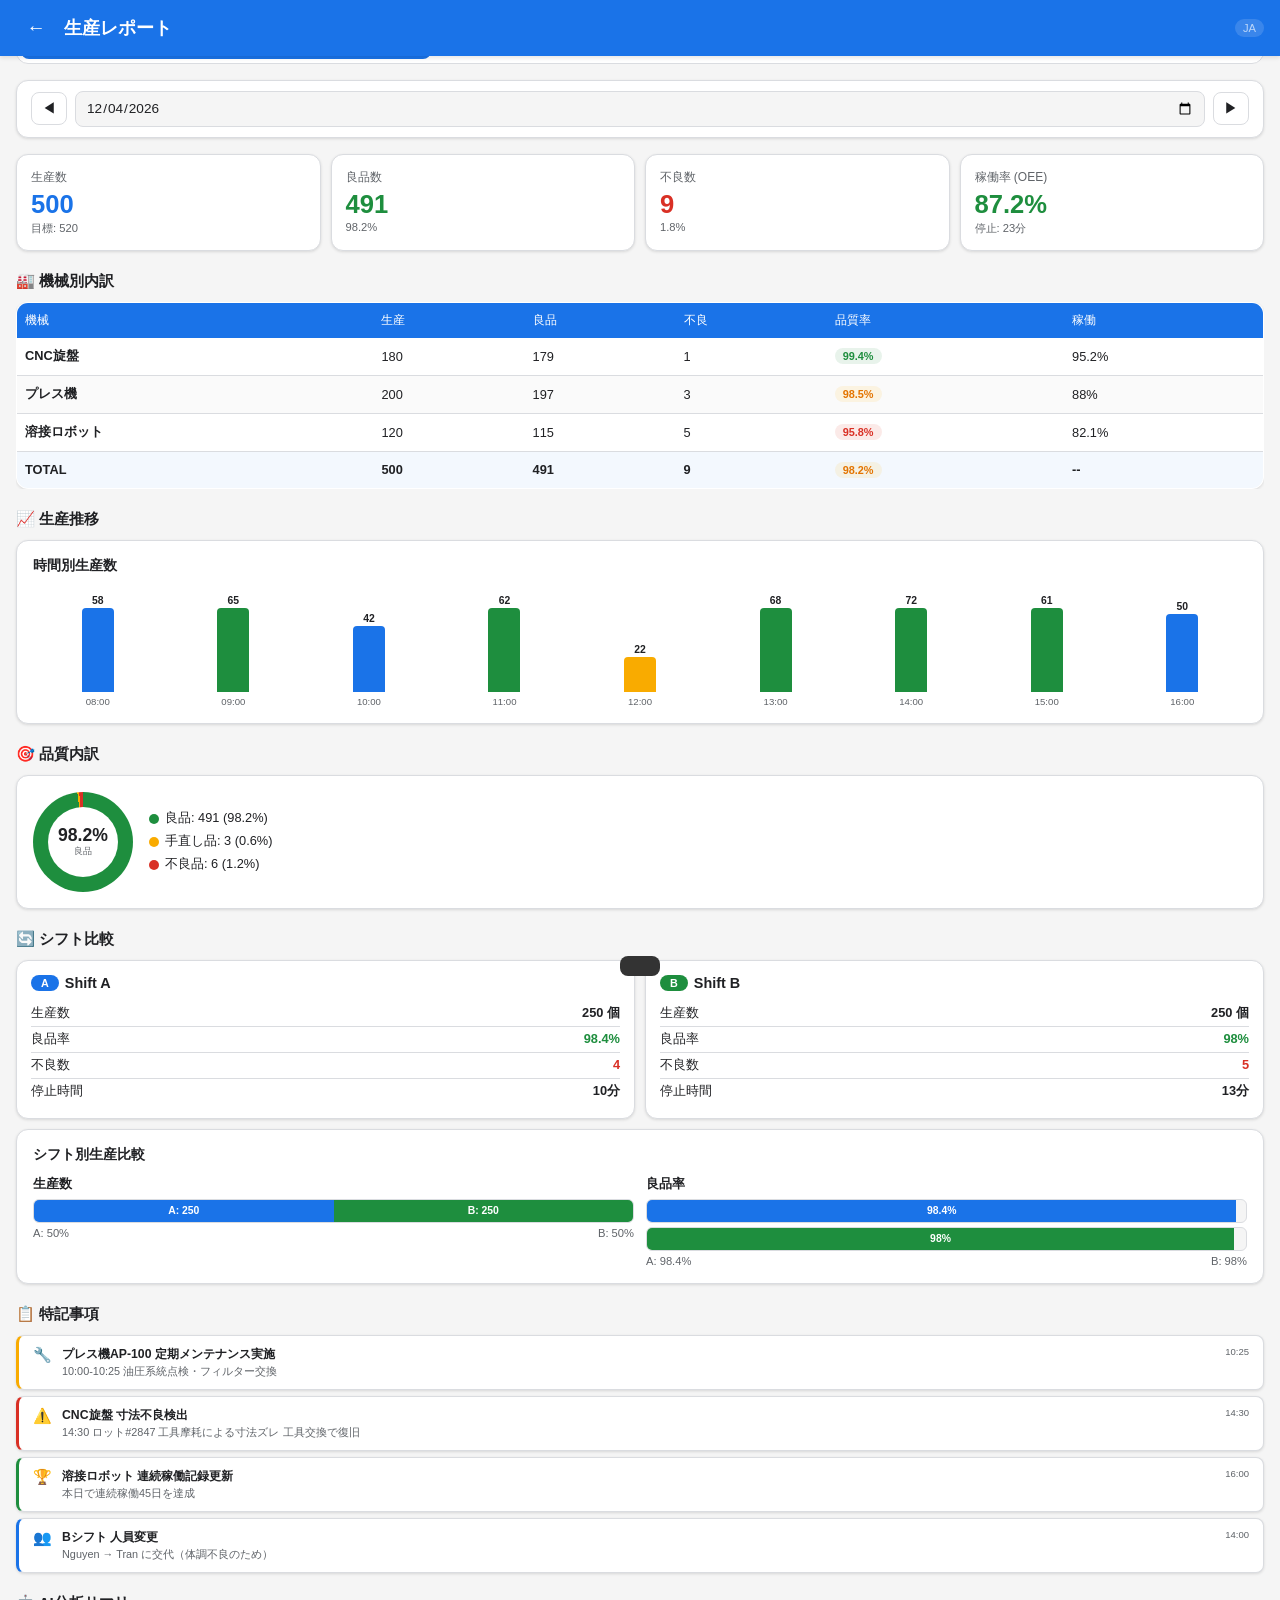
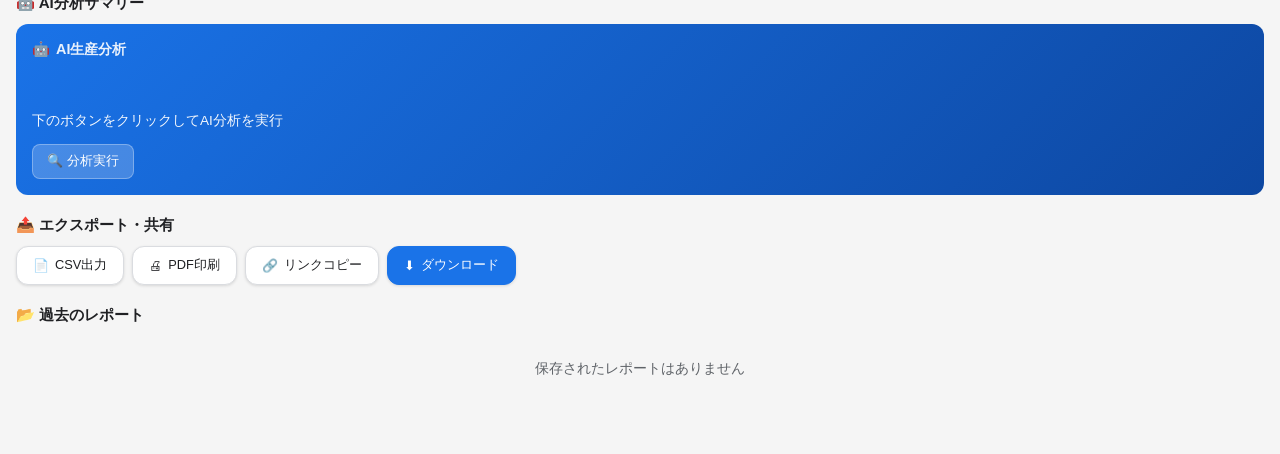
<file: app/pages/report.html>
<!DOCTYPE html>
<html lang="ja">
<head>
  <meta charset="UTF-8">
  <meta name="viewport" content="width=device-width, initial-scale=1.0, maximum-scale=1.0, user-scalable=no">
  <title>生産レポート - 現場AIナビ</title>
  <link rel="stylesheet" href="../css/style.css">
  <link rel="stylesheet" href="../css/layout.css">
  <style>
    .report-page { padding: 16px; padding-bottom: 32px; }

    /* Report Type Tabs */
    .report-tabs {
      display: flex;
      gap: 4px;
      margin-bottom: 16px;
      background: var(--bg-card);
      border: 1px solid var(--border);
      border-radius: var(--radius);
      padding: 4px;
    }

    .report-tab {
      flex: 1;
      padding: 10px 8px;
      border: none;
      border-radius: 8px;
      background: transparent;
      cursor: pointer;
      font-size: 0.85em;
      font-weight: 500;
      color: var(--text-secondary);
      transition: all 0.2s;
    }

    .report-tab.active {
      background: var(--primary);
      color: #fff;
    }

    /* Date Selector */
    .date-selector {
      display: flex;
      gap: 8px;
      align-items: center;
      margin-bottom: 16px;
      padding: 10px 14px;
      background: var(--bg-card);
      border: 1px solid var(--border);
      border-radius: var(--radius);
      box-shadow: var(--shadow);
    }

    .date-selector input[type="date"] {
      flex: 1;
      padding: 8px 10px;
      border: 1px solid var(--border);
      border-radius: 8px;
      font-size: 0.85em;
      background: var(--bg);
      color: var(--text);
      font-family: inherit;
    }

    .date-separator {
      font-size: 0.85em;
      color: var(--text-secondary);
    }

    .date-nav-btn {
      background: none;
      border: 1px solid var(--border);
      border-radius: 8px;
      padding: 6px 10px;
      cursor: pointer;
      color: var(--text);
      font-size: 0.9em;
    }

    .date-nav-btn:active { background: var(--bg); }

    /* KPI Cards */
    .kpi-grid {
      display: grid;
      grid-template-columns: repeat(2, 1fr);
      gap: 10px;
      margin-bottom: 20px;
    }

    .kpi-card {
      background: var(--bg-card);
      border: 1px solid var(--border);
      border-radius: var(--radius);
      padding: 14px;
      box-shadow: var(--shadow);
    }

    .kpi-label {
      font-size: 0.75em;
      color: var(--text-secondary);
      margin-bottom: 4px;
    }

    .kpi-value {
      font-size: 1.6em;
      font-weight: 700;
    }

    .kpi-value.green { color: var(--success); }
    .kpi-value.yellow { color: #e37400; }
    .kpi-value.red { color: var(--danger); }
    .kpi-value.blue { color: var(--primary); }

    .kpi-sub {
      font-size: 0.7em;
      color: var(--text-secondary);
      margin-top: 2px;
    }

    /* Section */
    .rpt-section {
      margin-bottom: 20px;
    }

    .rpt-section-header {
      display: flex;
      justify-content: space-between;
      align-items: center;
      margin-bottom: 10px;
    }

    .rpt-section-header h3 {
      font-size: 0.95em;
    }

    /* Machine Breakdown Table */
    .machine-table {
      width: 100%;
      border-collapse: collapse;
      background: var(--bg-card);
      border: 1px solid var(--border);
      border-radius: var(--radius);
      overflow: hidden;
      box-shadow: var(--shadow);
      font-size: 0.8em;
    }

    .machine-table th {
      background: var(--primary);
      color: #fff;
      padding: 10px 8px;
      text-align: left;
      font-weight: 500;
      font-size: 0.9em;
      white-space: nowrap;
    }

    .machine-table td {
      padding: 10px 8px;
      border-bottom: 1px solid var(--border);
    }

    .machine-table tr:last-child td {
      border-bottom: none;
    }

    .machine-table tr:nth-child(even) {
      background: rgba(0,0,0,0.02);
    }

    [data-theme="dark"] .machine-table tr:nth-child(even) {
      background: rgba(255,255,255,0.03);
    }

    .quality-badge {
      display: inline-block;
      padding: 2px 8px;
      border-radius: 10px;
      font-size: 0.85em;
      font-weight: 600;
    }

    .quality-badge.high { background: rgba(30,142,62,0.1); color: var(--success); }
    .quality-badge.medium { background: rgba(249,171,0,0.1); color: #e37400; }
    .quality-badge.low { background: rgba(217,48,37,0.1); color: var(--danger); }

    [data-theme="dark"] .quality-badge.high { background: rgba(30,142,62,0.2); }
    [data-theme="dark"] .quality-badge.medium { background: rgba(249,171,0,0.2); }
    [data-theme="dark"] .quality-badge.low { background: rgba(217,48,37,0.2); }

    /* Bar Chart */
    .chart-card {
      background: var(--bg-card);
      border: 1px solid var(--border);
      border-radius: var(--radius);
      padding: 16px;
      box-shadow: var(--shadow);
    }

    .chart-title {
      font-size: 0.85em;
      font-weight: 600;
      margin-bottom: 12px;
    }

    .bar-chart {
      display: flex;
      align-items: flex-end;
      gap: 6px;
      height: 120px;
      padding-top: 8px;
    }

    .bar-group {
      flex: 1;
      display: flex;
      flex-direction: column;
      align-items: center;
      height: 100%;
      justify-content: flex-end;
    }

    .bar {
      width: 100%;
      max-width: 32px;
      border-radius: 4px 4px 0 0;
      transition: height 0.5s ease;
    }

    .bar.primary { background: var(--primary); }
    .bar.success { background: var(--success); }
    .bar.warning { background: var(--warning); }
    .bar.danger { background: var(--danger); }

    .bar-label {
      font-size: 0.6em;
      color: var(--text-secondary);
      margin-top: 4px;
      text-align: center;
    }

    .bar-value {
      font-size: 0.65em;
      font-weight: 600;
      margin-bottom: 2px;
    }

    /* Stacked bar for shift comparison */
    .stacked-bars {
      display: flex;
      gap: 12px;
      margin-top: 8px;
    }

    .stacked-bar-group {
      flex: 1;
    }

    .stacked-bar-label {
      font-size: 0.8em;
      font-weight: 600;
      margin-bottom: 6px;
    }

    .stacked-bar-track {
      height: 24px;
      background: var(--bg);
      border-radius: 6px;
      overflow: hidden;
      display: flex;
      border: 1px solid var(--border);
    }

    .stacked-bar-fill {
      height: 100%;
      display: flex;
      align-items: center;
      justify-content: center;
      font-size: 0.65em;
      font-weight: 600;
      color: #fff;
      transition: width 0.5s ease;
    }

    .stacked-bar-stats {
      display: flex;
      justify-content: space-between;
      margin-top: 4px;
      font-size: 0.7em;
      color: var(--text-secondary);
    }

    /* Donut Chart */
    .donut-container {
      display: flex;
      align-items: center;
      gap: 16px;
    }

    .donut {
      width: 100px;
      height: 100px;
      border-radius: 50%;
      position: relative;
      flex-shrink: 0;
    }

    .donut-center {
      position: absolute;
      inset: 15px;
      background: var(--bg-card);
      border-radius: 50%;
      display: flex;
      align-items: center;
      justify-content: center;
      font-size: 1.1em;
      font-weight: 700;
      flex-direction: column;
    }

    .donut-center-label {
      font-size: 0.5em;
      font-weight: 400;
      color: var(--text-secondary);
    }

    .donut-legend {
      display: flex;
      flex-direction: column;
      gap: 6px;
      font-size: 0.8em;
    }

    .legend-item {
      display: flex;
      align-items: center;
      gap: 6px;
    }

    .legend-dot {
      width: 10px;
      height: 10px;
      border-radius: 50%;
      flex-shrink: 0;
    }

    /* Shift Comparison */
    .shift-compare {
      display: grid;
      grid-template-columns: 1fr 1fr;
      gap: 10px;
    }

    .shift-card {
      background: var(--bg-card);
      border: 1px solid var(--border);
      border-radius: var(--radius);
      padding: 14px;
      box-shadow: var(--shadow);
    }

    .shift-card-header {
      display: flex;
      align-items: center;
      gap: 6px;
      margin-bottom: 10px;
      font-weight: 600;
      font-size: 0.9em;
    }

    .shift-badge {
      display: inline-block;
      padding: 2px 10px;
      border-radius: 10px;
      font-size: 0.75em;
      font-weight: 600;
      color: #fff;
    }

    .shift-badge.a { background: var(--primary); }
    .shift-badge.b { background: var(--success); }

    .shift-stat {
      display: flex;
      justify-content: space-between;
      padding: 4px 0;
      font-size: 0.8em;
      border-bottom: 1px solid var(--border);
    }

    .shift-stat:last-child { border-bottom: none; }

    .shift-stat-value {
      font-weight: 600;
    }

    /* Events Log */
    .events-list {
      display: flex;
      flex-direction: column;
      gap: 6px;
    }

    .event-item {
      display: flex;
      align-items: flex-start;
      gap: 10px;
      padding: 10px 14px;
      background: var(--bg-card);
      border: 1px solid var(--border);
      border-radius: 8px;
      font-size: 0.85em;
      box-shadow: var(--shadow);
    }

    .event-icon { font-size: 1.1em; flex-shrink: 0; }
    .event-info { flex: 1; }
    .event-title { font-weight: 600; font-size: 0.9em; }
    .event-desc { font-size: 0.8em; color: var(--text-secondary); margin-top: 2px; }
    .event-time { font-size: 0.7em; color: var(--text-secondary); white-space: nowrap; flex-shrink: 0; }

    .event-item.error { border-left: 3px solid var(--danger); }
    .event-item.warning { border-left: 3px solid var(--warning); }
    .event-item.info { border-left: 3px solid var(--primary); }
    .event-item.success { border-left: 3px solid var(--success); }

    /* AI Summary */
    .ai-summary-card {
      background: linear-gradient(135deg, #1a73e8, #0d47a1);
      color: #fff;
      border-radius: var(--radius);
      padding: 16px;
      position: relative;
    }

    .ai-summary-card h4 {
      font-size: 0.9em;
      margin-bottom: 8px;
      opacity: 0.9;
      display: flex;
      align-items: center;
      gap: 6px;
    }

    .ai-summary-content {
      font-size: 0.85em;
      line-height: 1.6;
      opacity: 0.95;
      white-space: pre-line;
      min-height: 60px;
    }

    .ai-summary-actions {
      display: flex;
      gap: 8px;
      margin-top: 12px;
      flex-wrap: wrap;
    }

    .ai-action-btn {
      padding: 8px 14px;
      background: rgba(255,255,255,0.2);
      border: 1px solid rgba(255,255,255,0.3);
      border-radius: 8px;
      color: #fff;
      cursor: pointer;
      font-size: 0.8em;
      transition: background 0.2s;
    }

    .ai-action-btn:active { background: rgba(255,255,255,0.3); }

    .ai-loading {
      display: flex;
      align-items: center;
      gap: 8px;
      font-size: 0.85em;
      opacity: 0.8;
    }

    .ai-loading .dots::after {
      content: '';
      animation: dots 1.5s steps(4, end) infinite;
    }

    @keyframes dots {
      0% { content: ''; }
      25% { content: '.'; }
      50% { content: '..'; }
      75% { content: '...'; }
    }

    /* Export & Share */
    .action-bar {
      display: flex;
      gap: 8px;
      flex-wrap: wrap;
    }

    .action-btn {
      display: flex;
      align-items: center;
      gap: 6px;
      padding: 10px 16px;
      background: var(--bg-card);
      border: 1px solid var(--border);
      border-radius: var(--radius);
      cursor: pointer;
      font-size: 0.8em;
      color: var(--text);
      box-shadow: var(--shadow);
      transition: transform 0.15s;
    }

    .action-btn:active { transform: scale(0.97); }

    .action-btn.primary-action {
      background: var(--primary);
      color: #fff;
      border-color: var(--primary);
    }

    /* Previous Reports */
    .prev-reports-list {
      display: flex;
      flex-direction: column;
      gap: 6px;
    }

    .prev-report-item {
      display: flex;
      align-items: center;
      gap: 10px;
      padding: 12px 14px;
      background: var(--bg-card);
      border: 1px solid var(--border);
      border-radius: var(--radius);
      cursor: pointer;
      box-shadow: var(--shadow);
      transition: transform 0.15s;
    }

    .prev-report-item:active { transform: scale(0.98); }

    .prev-report-icon { font-size: 1.2em; }
    .prev-report-info { flex: 1; }
    .prev-report-title { font-weight: 600; font-size: 0.85em; }
    .prev-report-date { font-size: 0.7em; color: var(--text-secondary); margin-top: 2px; }
    .prev-report-arrow { color: var(--text-secondary); font-size: 0.9em; }

    .empty-state {
      text-align: center;
      padding: 24px;
      color: var(--text-secondary);
      font-size: 0.85em;
    }

    /* Toast */
    .toast {
      position: fixed;
      bottom: 24px;
      left: 50%;
      transform: translateX(-50%) translateY(100px);
      background: #333;
      color: #fff;
      padding: 10px 20px;
      border-radius: 8px;
      font-size: 0.85em;
      z-index: 300;
      transition: transform 0.3s ease;
    }

    .toast.show {
      transform: translateX(-50%) translateY(0);
    }

    /* Print styles */
    @media print {
      #app-header, .action-bar, .ai-summary-actions, .date-nav-btn, .report-tabs, .prev-reports-list { display: none !important; }
      body { padding-top: 0; }
      .report-page { padding: 0; }
      .kpi-card, .chart-card, .shift-card, .event-item { break-inside: avoid; }
      .ai-summary-card { background: #1a73e8 !important; -webkit-print-color-adjust: exact; print-color-adjust: exact; }
    }

    /* Responsive */
    @media (min-width: 600px) {
      .kpi-grid { grid-template-columns: repeat(4, 1fr); }
      .shift-compare { grid-template-columns: 1fr 1fr; }
    }
  </style>
</head>
<body>
  <!-- Header -->
  <header class="l-header">
    <div class="l-header__left">
      <button class="l-header__back" onclick="window.location.href='../index.html'">&#8592;</button>
      <span class="l-header__title" id="page-title">生産レポート</span>
    </div>
    <div class="l-header__actions">
      <span style="font-size:0.7em;opacity:0.7;background:rgba(255,255,255,0.2);padding:3px 8px;border-radius:10px;" id="lang-indicator">JA</span>
    </div>
  </header>

  <div class="report-page l-page">
    <!-- Report Type Tabs -->
    <div class="report-tabs" id="report-tabs">
      <button class="report-tab active" data-type="daily" id="tab-daily">日報</button>
      <button class="report-tab" data-type="weekly" id="tab-weekly">週報</button>
      <button class="report-tab" data-type="monthly" id="tab-monthly">月報</button>
    </div>

    <!-- Date Selector -->
    <div class="date-selector">
      <button class="date-nav-btn" id="date-prev">&#9664;</button>
      <input type="date" id="date-start">
      <span class="date-separator" id="date-sep" style="display:none;">~</span>
      <input type="date" id="date-end" style="display:none;">
      <button class="date-nav-btn" id="date-next">&#9654;</button>
    </div>

    <!-- Production Summary KPI -->
    <div class="kpi-grid" id="kpi-grid">
      <div class="kpi-card">
        <div class="kpi-label" id="kpi-label-prod">生産数</div>
        <div class="kpi-value blue" id="kpi-prod">500</div>
        <div class="kpi-sub" id="kpi-prod-sub">目標: 520</div>
      </div>
      <div class="kpi-card">
        <div class="kpi-label" id="kpi-label-good">良品数</div>
        <div class="kpi-value green" id="kpi-good">491</div>
        <div class="kpi-sub" id="kpi-good-rate">98.2%</div>
      </div>
      <div class="kpi-card">
        <div class="kpi-label" id="kpi-label-defect">不良数</div>
        <div class="kpi-value red" id="kpi-defect">9</div>
        <div class="kpi-sub" id="kpi-defect-rate">1.8%</div>
      </div>
      <div class="kpi-card">
        <div class="kpi-label" id="kpi-label-oee">稼働率 (OEE)</div>
        <div class="kpi-value green" id="kpi-oee">87.2%</div>
        <div class="kpi-sub" id="kpi-oee-sub">停止: 23分</div>
      </div>
    </div>

    <!-- Machine Breakdown Table -->
    <div class="rpt-section">
      <div class="rpt-section-header">
        <h3 id="section-machine">&#x1F3ED; 機械別内訳</h3>
      </div>
      <div style="overflow-x:auto;">
        <table class="machine-table" id="machine-table">
          <thead>
            <tr>
              <th id="th-machine">機械</th>
              <th id="th-prod">生産</th>
              <th id="th-good">良品</th>
              <th id="th-defect">不良</th>
              <th id="th-quality">品質率</th>
              <th id="th-uptime">稼働</th>
            </tr>
          </thead>
          <tbody id="machine-tbody"></tbody>
        </table>
      </div>
    </div>

    <!-- Production Trend Bar Chart -->
    <div class="rpt-section">
      <div class="rpt-section-header">
        <h3 id="section-trend">&#x1F4C8; 生産推移</h3>
      </div>
      <div class="chart-card">
        <div class="chart-title" id="chart-trend-title">時間別生産数</div>
        <div class="bar-chart" id="trend-chart"></div>
      </div>
    </div>

    <!-- Quality Donut Chart -->
    <div class="rpt-section">
      <div class="rpt-section-header">
        <h3 id="section-quality">&#x1F3AF; 品質内訳</h3>
      </div>
      <div class="chart-card">
        <div class="donut-container" id="quality-donut-container">
          <!-- filled by JS -->
        </div>
      </div>
    </div>

    <!-- Shift Comparison -->
    <div class="rpt-section">
      <div class="rpt-section-header">
        <h3 id="section-shift">&#x1F504; シフト比較</h3>
      </div>
      <div class="shift-compare" id="shift-compare">
        <!-- filled by JS -->
      </div>
      <div class="chart-card" style="margin-top:10px;">
        <div class="chart-title" id="shift-bar-title">シフト別生産比較</div>
        <div class="stacked-bars" id="shift-stacked"></div>
      </div>
    </div>

    <!-- Notable Events -->
    <div class="rpt-section">
      <div class="rpt-section-header">
        <h3 id="section-events">&#x1F4CB; 特記事項</h3>
      </div>
      <div class="events-list" id="events-list">
        <!-- filled by JS -->
      </div>
    </div>

    <!-- AI Summary -->
    <div class="rpt-section">
      <div class="rpt-section-header">
        <h3 id="section-ai">&#x1F916; AI分析サマリー</h3>
      </div>
      <div class="ai-summary-card" id="ai-summary-card">
        <h4><span>&#x1F916;</span> <span id="ai-summary-title">AI生産分析</span></h4>
        <div class="ai-summary-content" id="ai-summary-content">
          <div class="ai-loading" id="ai-loading" style="display:none;">
            <span id="ai-loading-text">AIが分析中</span><span class="dots"></span>
          </div>
          <span id="ai-summary-placeholder">下のボタンをクリックしてAI分析を実行</span>
        </div>
        <div class="ai-summary-actions">
          <button class="ai-action-btn" id="btn-ai-analyze" onclick="generateAISummary()">&#x1F50D; <span id="btn-ai-text">分析実行</span></button>
          <button class="ai-action-btn" id="btn-ai-copy" onclick="copyAISummary()" style="display:none;">&#x1F4CB; <span id="btn-copy-text">コピー</span></button>
        </div>
      </div>
    </div>

    <!-- Export & Share -->
    <div class="rpt-section">
      <div class="rpt-section-header">
        <h3 id="section-export">&#x1F4E4; エクスポート・共有</h3>
      </div>
      <div class="action-bar">
        <button class="action-btn" onclick="exportCSV()">&#x1F4C4; <span id="btn-csv">CSV出力</span></button>
        <button class="action-btn" onclick="window.print()">&#x1F5A8; <span id="btn-pdf">PDF印刷</span></button>
        <button class="action-btn" onclick="copyReportLink()">&#x1F517; <span id="btn-link">リンクコピー</span></button>
        <button class="action-btn primary-action" onclick="downloadReport()">&#x2B07; <span id="btn-download">ダウンロード</span></button>
      </div>
    </div>

    <!-- Previous Reports -->
    <div class="rpt-section">
      <div class="rpt-section-header">
        <h3 id="section-prev">&#x1F4C2; 過去のレポート</h3>
      </div>
      <div class="prev-reports-list" id="prev-reports-list">
        <!-- filled by JS -->
      </div>
    </div>
  </div>

  <!-- Toast -->
  <div class="toast" id="toast"></div>

  <script>
    // ========== Init ==========
    const lang = localStorage.getItem('genba-lang') || 'ja';
    const theme = localStorage.getItem('genba-theme') || 'light';
    const fontsize = localStorage.getItem('genba-fontsize') || 'medium';
    const aiModel = localStorage.getItem('genba-model') || 'gemma3:latest';

    document.documentElement.setAttribute('data-theme', theme);
    document.documentElement.setAttribute('data-fontsize', fontsize);

    const langLabels = { ja: 'JA', en: 'EN', th: 'TH', vi: 'VI' };
    document.getElementById('lang-indicator').textContent = langLabels[lang] || 'JA';

    // ========== i18n ==========
    const i18n = {
      ja: {
        title: '生産レポート', daily: '日報', weekly: '週報', monthly: '月報',
        prod: '生産数', good: '良品数', defect: '不良数', oee: '稼働率 (OEE)',
        target: '目標', stopTime: '停止',
        machine: '機械別内訳', machineCol: '機械', prodCol: '生産', goodCol: '良品', defectCol: '不良', qualityCol: '品質率', uptimeCol: '稼働',
        trend: '生産推移', hourlyProd: '時間別生産数',
        quality: '品質内訳', goodLabel: '良品', defectLabel: '不良品', reworkLabel: '手直し品',
        shift: 'シフト比較', shiftBarTitle: 'シフト別生産比較',
        shiftProd: '生産数', shiftGood: '良品率', shiftDefect: '不良数', shiftDowntime: '停止時間',
        events: '特記事項',
        ai: 'AI分析サマリー', aiTitle: 'AI生産分析', aiLoading: 'AIが分析中',
        aiPlaceholder: '下のボタンをクリックしてAI分析を実行',
        aiAnalyze: '分析実行', aiCopy: 'コピー', aiError: 'AI分析に失敗しました。Ollamaが起動しているか確認してください。',
        export: 'エクスポート・共有', csv: 'CSV出力', pdf: 'PDF印刷', link: 'リンクコピー', download: 'ダウンロード',
        prev: '過去のレポート', noPrev: '保存されたレポートはありません',
        copied: 'コピーしました', saved: 'レポートを保存しました', downloaded: 'ダウンロードしました',
        min: '分', units: '個',
        cnc: 'CNC旋盤', press: 'プレス機', weld: '溶接ロボット',
        evtMaint: 'プレス機AP-100 定期メンテナンス実施', evtMaintDesc: '10:00-10:25 油圧系統点検・フィルター交換',
        evtDefect: 'CNC旋盤 寸法不良検出', evtDefectDesc: '14:30 ロット#2847 工具摩耗による寸法ズレ 工具交換で復旧',
        evtRecord: '溶接ロボット 連続稼働記録更新', evtRecordDesc: '本日で連続稼働45日を達成',
        evtShift: 'Bシフト 人員変更', evtShiftDesc: 'Nguyen → Tran に交代（体調不良のため）',
      },
      en: {
        title: 'Production Report', daily: 'Daily', weekly: 'Weekly', monthly: 'Monthly',
        prod: 'Production', good: 'Good Units', defect: 'Defects', oee: 'OEE Rate',
        target: 'Target', stopTime: 'Downtime',
        machine: 'Machine Breakdown', machineCol: 'Machine', prodCol: 'Produced', goodCol: 'Good', defectCol: 'Defect', qualityCol: 'Quality', uptimeCol: 'Uptime',
        trend: 'Production Trend', hourlyProd: 'Hourly Production',
        quality: 'Quality Breakdown', goodLabel: 'Good', defectLabel: 'Defective', reworkLabel: 'Rework',
        shift: 'Shift Comparison', shiftBarTitle: 'Shift Production Comparison',
        shiftProd: 'Production', shiftGood: 'Quality Rate', shiftDefect: 'Defects', shiftDowntime: 'Downtime',
        events: 'Notable Events',
        ai: 'AI Analysis Summary', aiTitle: 'AI Production Analysis', aiLoading: 'AI analyzing',
        aiPlaceholder: 'Click the button below to run AI analysis',
        aiAnalyze: 'Run Analysis', aiCopy: 'Copy', aiError: 'AI analysis failed. Please check if Ollama is running.',
        export: 'Export & Share', csv: 'CSV Export', pdf: 'Print PDF', link: 'Copy Link', download: 'Download',
        prev: 'Previous Reports', noPrev: 'No saved reports',
        copied: 'Copied', saved: 'Report saved', downloaded: 'Downloaded',
        min: 'min', units: 'units',
        cnc: 'CNC Lathe', press: 'Press Machine', weld: 'Welding Robot',
        evtMaint: 'Press AP-100 Scheduled Maintenance', evtMaintDesc: '10:00-10:25 Hydraulic inspection & filter replacement',
        evtDefect: 'CNC Lathe Dimensional Defect Detected', evtDefectDesc: '14:30 Lot #2847 tool wear deviation. Recovered after tool change.',
        evtRecord: 'Welding Robot Uptime Record', evtRecordDesc: 'Achieved 45 consecutive days of operation today',
        evtShift: 'B-Shift Personnel Change', evtShiftDesc: 'Nguyen replaced by Tran (health reasons)',
      },
      th: {
        title: 'รายงานการผลิต', daily: 'รายวัน', weekly: 'รายสัปดาห์', monthly: 'รายเดือน',
        prod: 'จำนวนผลิต', good: 'ของดี', defect: 'ของเสีย', oee: 'อัตรา OEE',
        target: 'เป้าหมาย', stopTime: 'หยุดทำงาน',
        machine: 'รายละเอียดเครื่องจักร', machineCol: 'เครื่องจักร', prodCol: 'ผลิต', goodCol: 'ดี', defectCol: 'เสีย', qualityCol: 'คุณภาพ', uptimeCol: 'เดินเครื่อง',
        trend: 'แนวโน้มการผลิต', hourlyProd: 'ผลผลิตรายชั่วโมง',
        quality: 'รายละเอียดคุณภาพ', goodLabel: 'ดี', defectLabel: 'เสีย', reworkLabel: 'แก้ไข',
        shift: 'เปรียบเทียบกะ', shiftBarTitle: 'เปรียบเทียบผลผลิตตามกะ',
        shiftProd: 'จำนวนผลิต', shiftGood: 'อัตราคุณภาพ', shiftDefect: 'ของเสีย', shiftDowntime: 'เวลาหยุด',
        events: 'เหตุการณ์สำคัญ',
        ai: 'สรุปวิเคราะห์ AI', aiTitle: 'AI วิเคราะห์การผลิต', aiLoading: 'AI กำลังวิเคราะห์',
        aiPlaceholder: 'คลิกปุ่มด้านล่างเพื่อเริ่มวิเคราะห์',
        aiAnalyze: 'เริ่มวิเคราะห์', aiCopy: 'คัดลอก', aiError: 'วิเคราะห์ AI ล้มเหลว กรุณาตรวจสอบ Ollama',
        export: 'ส่งออกและแชร์', csv: 'ส่งออก CSV', pdf: 'พิมพ์ PDF', link: 'คัดลอกลิงก์', download: 'ดาวน์โหลด',
        prev: 'รายงานก่อนหน้า', noPrev: 'ไม่มีรายงานที่บันทึก',
        copied: 'คัดลอกแล้ว', saved: 'บันทึกรายงานแล้ว', downloaded: 'ดาวน์โหลดแล้ว',
        min: 'นาที', units: 'ชิ้น',
        cnc: 'เครื่องกลึง CNC', press: 'เครื่องปั๊ม', weld: 'หุ่นยนต์เชื่อม',
        evtMaint: 'เครื่องปั๊ม AP-100 บำรุงรักษาตามกำหนด', evtMaintDesc: '10:00-10:25 ตรวจไฮดรอลิกและเปลี่ยนฟิลเตอร์',
        evtDefect: 'เครื่องกลึง CNC ตรวจพบขนาดผิด', evtDefectDesc: '14:30 ล็อต #2847 เครื่องมือสึก แก้ไขโดยเปลี่ยนเครื่องมือ',
        evtRecord: 'หุ่นยนต์เชื่อม สถิติเดินเครื่องต่อเนื่อง', evtRecordDesc: 'ครบ 45 วันเดินเครื่องต่อเนื่องวันนี้',
        evtShift: 'กะ B เปลี่ยนบุคลากร', evtShiftDesc: 'Nguyen เปลี่ยนเป็น Tran (เหตุผลสุขภาพ)',
      },
      vi: {
        title: 'Bao cao san xuat', daily: 'Hang ngay', weekly: 'Hang tuan', monthly: 'Hang thang',
        prod: 'San luong', good: 'Dat chuan', defect: 'Loi', oee: 'OEE',
        target: 'Muc tieu', stopTime: 'Dung may',
        machine: 'Chi tiet may', machineCol: 'May', prodCol: 'San xuat', goodCol: 'Dat', defectCol: 'Loi', qualityCol: 'Chat luong', uptimeCol: 'Hoat dong',
        trend: 'Xu huong san xuat', hourlyProd: 'San luong theo gio',
        quality: 'Chi tiet chat luong', goodLabel: 'Dat', defectLabel: 'Loi', reworkLabel: 'Sua lai',
        shift: 'So sanh ca', shiftBarTitle: 'So sanh san luong theo ca',
        shiftProd: 'San luong', shiftGood: 'Ti le chat luong', shiftDefect: 'Loi', shiftDowntime: 'Dung may',
        events: 'Su kien dang chu y',
        ai: 'Phan tich AI', aiTitle: 'AI phan tich san xuat', aiLoading: 'AI dang phan tich',
        aiPlaceholder: 'Nhan nut ben duoi de chay phan tich AI',
        aiAnalyze: 'Chay phan tich', aiCopy: 'Sao chep', aiError: 'Phan tich AI that bai. Vui long kiem tra Ollama.',
        export: 'Xuat & Chia se', csv: 'Xuat CSV', pdf: 'In PDF', link: 'Sao lien ket', download: 'Tai xuong',
        prev: 'Bao cao truoc', noPrev: 'Khong co bao cao nao',
        copied: 'Da sao chep', saved: 'Da luu bao cao', downloaded: 'Da tai xuong',
        min: 'phut', units: 'cai',
        cnc: 'May tien CNC', press: 'May ep', weld: 'Robot han',
        evtMaint: 'May ep AP-100 bao tri dinh ky', evtMaintDesc: '10:00-10:25 Kiem tra thuy luc & thay bo loc',
        evtDefect: 'May tien CNC phat hien loi kich thuoc', evtDefectDesc: '14:30 Lo #2847 dao mon. Khac phuc bang cach thay dao.',
        evtRecord: 'Robot han dat ky luc hoat dong', evtRecordDesc: 'Dat 45 ngay hoat dong lien tuc hom nay',
        evtShift: 'Ca B thay doi nhan su', evtShiftDesc: 'Nguyen thay boi Tran (ly do suc khoe)',
      },
    };

    const t = i18n[lang] || i18n.ja;

    // ========== Sample Data ==========
    let reportType = 'daily';

    const sampleData = {
      production: 500,
      target: 520,
      good: 491,
      defect: 9,
      qualityRate: 98.2,
      oee: 87.2,
      downtime: 23,
      machines: [
        { name: t.cnc, nameKey: 'cnc', prod: 180, good: 179, defect: 1, quality: 99.4, uptime: 95.2 },
        { name: t.press, nameKey: 'press', prod: 200, good: 197, defect: 3, quality: 98.5, uptime: 88.0 },
        { name: t.weld, nameKey: 'weld', prod: 120, good: 115, defect: 5, quality: 95.8, uptime: 82.1 },
      ],
      hourly: [
        { hour: '08', value: 58 }, { hour: '09', value: 65 }, { hour: '10', value: 42 },
        { hour: '11', value: 62 }, { hour: '12', value: 22 }, { hour: '13', value: 68 },
        { hour: '14', value: 72 }, { hour: '15', value: 61 }, { hour: '16', value: 50 },
      ],
      shiftA: { prod: 250, good: 246, defect: 4, quality: 98.4, downtime: 10 },
      shiftB: { prod: 250, good: 245, defect: 5, quality: 98.0, downtime: 13 },
    };

    // ========== Apply i18n ==========
    document.getElementById('page-title').textContent = t.title;
    document.getElementById('tab-daily').textContent = t.daily;
    document.getElementById('tab-weekly').textContent = t.weekly;
    document.getElementById('tab-monthly').textContent = t.monthly;
    document.getElementById('kpi-label-prod').textContent = t.prod;
    document.getElementById('kpi-label-good').textContent = t.good;
    document.getElementById('kpi-label-defect').textContent = t.defect;
    document.getElementById('kpi-label-oee').textContent = t.oee;
    document.getElementById('kpi-prod-sub').textContent = `${t.target}: ${sampleData.target}`;
    document.getElementById('kpi-oee-sub').textContent = `${t.stopTime}: ${sampleData.downtime}${t.min}`;
    document.getElementById('section-machine').textContent = '\u{1F3ED} ' + t.machine;
    document.getElementById('th-machine').textContent = t.machineCol;
    document.getElementById('th-prod').textContent = t.prodCol;
    document.getElementById('th-good').textContent = t.goodCol;
    document.getElementById('th-defect').textContent = t.defectCol;
    document.getElementById('th-quality').textContent = t.qualityCol;
    document.getElementById('th-uptime').textContent = t.uptimeCol;
    document.getElementById('section-trend').textContent = '\u{1F4C8} ' + t.trend;
    document.getElementById('chart-trend-title').textContent = t.hourlyProd;
    document.getElementById('section-quality').textContent = '\u{1F3AF} ' + t.quality;
    document.getElementById('section-shift').textContent = '\u{1F504} ' + t.shift;
    document.getElementById('shift-bar-title').textContent = t.shiftBarTitle;
    document.getElementById('section-events').textContent = '\u{1F4CB} ' + t.events;
    document.getElementById('section-ai').textContent = '\u{1F916} ' + t.ai;
    document.getElementById('ai-summary-title').textContent = t.aiTitle;
    document.getElementById('ai-loading-text').textContent = t.aiLoading;
    document.getElementById('ai-summary-placeholder').textContent = t.aiPlaceholder;
    document.getElementById('btn-ai-text').textContent = t.aiAnalyze;
    document.getElementById('btn-copy-text').textContent = t.aiCopy;
    document.getElementById('section-export').textContent = '\u{1F4E4} ' + t.export;
    document.getElementById('btn-csv').textContent = t.csv;
    document.getElementById('btn-pdf').textContent = t.pdf;
    document.getElementById('btn-link').textContent = t.link;
    document.getElementById('btn-download').textContent = t.download;
    document.getElementById('section-prev').textContent = '\u{1F4C2} ' + t.prev;

    // ========== Date Setup ==========
    const today = new Date();
    const dateStart = document.getElementById('date-start');
    const dateEnd = document.getElementById('date-end');
    const dateSep = document.getElementById('date-sep');

    function formatDateInput(d) {
      return d.toISOString().split('T')[0];
    }

    dateStart.value = formatDateInput(today);

    function updateDateRange() {
      if (reportType === 'daily') {
        dateEnd.style.display = 'none';
        dateSep.style.display = 'none';
      } else if (reportType === 'weekly') {
        dateEnd.style.display = '';
        dateSep.style.display = '';
        const end = new Date(dateStart.value);
        end.setDate(end.getDate() + 6);
        dateEnd.value = formatDateInput(end);
      } else {
        dateEnd.style.display = '';
        dateSep.style.display = '';
        const start = new Date(dateStart.value);
        const end = new Date(start.getFullYear(), start.getMonth() + 1, 0);
        dateStart.value = formatDateInput(new Date(start.getFullYear(), start.getMonth(), 1));
        dateEnd.value = formatDateInput(end);
      }
    }

    updateDateRange();

    // Date navigation
    document.getElementById('date-prev').addEventListener('click', () => {
      const d = new Date(dateStart.value);
      if (reportType === 'daily') d.setDate(d.getDate() - 1);
      else if (reportType === 'weekly') d.setDate(d.getDate() - 7);
      else d.setMonth(d.getMonth() - 1);
      dateStart.value = formatDateInput(d);
      updateDateRange();
    });

    document.getElementById('date-next').addEventListener('click', () => {
      const d = new Date(dateStart.value);
      if (reportType === 'daily') d.setDate(d.getDate() + 1);
      else if (reportType === 'weekly') d.setDate(d.getDate() + 7);
      else d.setMonth(d.getMonth() + 1);
      dateStart.value = formatDateInput(d);
      updateDateRange();
    });

    dateStart.addEventListener('change', updateDateRange);

    // Report type tabs
    document.querySelectorAll('.report-tab').forEach(tab => {
      tab.addEventListener('click', () => {
        document.querySelectorAll('.report-tab').forEach(t => t.classList.remove('active'));
        tab.classList.add('active');
        reportType = tab.dataset.type;
        updateDateRange();
      });
    });

    // ========== Machine Table ==========
    function renderMachineTable() {
      const tbody = document.getElementById('machine-tbody');
      tbody.innerHTML = sampleData.machines.map(m => {
        const qClass = m.quality >= 99 ? 'high' : m.quality >= 97 ? 'medium' : 'low';
        return `<tr>
          <td style="font-weight:600;">${m.name}</td>
          <td>${m.prod}</td>
          <td>${m.good}</td>
          <td>${m.defect}</td>
          <td><span class="quality-badge ${qClass}">${m.quality}%</span></td>
          <td>${m.uptime}%</td>
        </tr>`;
      }).join('');

      // Total row
      const totalProd = sampleData.machines.reduce((s, m) => s + m.prod, 0);
      const totalGood = sampleData.machines.reduce((s, m) => s + m.good, 0);
      const totalDefect = sampleData.machines.reduce((s, m) => s + m.defect, 0);
      const totalQuality = ((totalGood / totalProd) * 100).toFixed(1);
      const qClass = totalQuality >= 99 ? 'high' : totalQuality >= 97 ? 'medium' : 'low';
      tbody.innerHTML += `<tr style="font-weight:700;background:rgba(26,115,232,0.05);">
        <td>TOTAL</td>
        <td>${totalProd}</td>
        <td>${totalGood}</td>
        <td>${totalDefect}</td>
        <td><span class="quality-badge ${qClass}">${totalQuality}%</span></td>
        <td>--</td>
      </tr>`;
    }

    renderMachineTable();

    // ========== Production Trend Chart ==========
    function renderTrendChart() {
      const data = sampleData.hourly;
      const maxVal = Math.max(...data.map(d => d.value));
      const chart = document.getElementById('trend-chart');
      chart.innerHTML = data.map(d => {
        const h = (d.value / maxVal) * 100;
        const color = d.value >= 60 ? 'success' : d.value >= 40 ? 'primary' : 'warning';
        return `<div class="bar-group">
          <div class="bar-value">${d.value}</div>
          <div class="bar ${color}" style="height:${h}%;"></div>
          <div class="bar-label">${d.hour}:00</div>
        </div>`;
      }).join('');
    }

    renderTrendChart();

    // ========== Quality Donut ==========
    function renderQualityDonut() {
      const good = sampleData.good;
      const defect = sampleData.defect;
      const rework = 3;
      const total = good + defect;
      const goodPct = ((good / total) * 100).toFixed(1);
      const defectPct = ((defect / total) * 100).toFixed(1);
      const reworkPct = (((rework) / total) * 100).toFixed(1);
      const actualDefectPct = (((defect - rework) / total) * 100).toFixed(1);

      const container = document.getElementById('quality-donut-container');
      container.innerHTML = `
        <div class="donut" style="background: conic-gradient(
          var(--success) 0% ${goodPct}%,
          var(--warning) ${goodPct}% ${parseFloat(goodPct) + parseFloat(reworkPct)}%,
          var(--danger) ${parseFloat(goodPct) + parseFloat(reworkPct)}% 100%
        );">
          <div class="donut-center">
            <span>${goodPct}%</span>
            <span class="donut-center-label">${t.goodLabel}</span>
          </div>
        </div>
        <div class="donut-legend">
          <div class="legend-item">
            <span class="legend-dot" style="background:var(--success);"></span>
            ${t.goodLabel}: ${good} (${goodPct}%)
          </div>
          <div class="legend-item">
            <span class="legend-dot" style="background:var(--warning);"></span>
            ${t.reworkLabel}: ${rework} (${reworkPct}%)
          </div>
          <div class="legend-item">
            <span class="legend-dot" style="background:var(--danger);"></span>
            ${t.defectLabel}: ${defect - rework} (${actualDefectPct}%)
          </div>
        </div>
      `;
    }

    renderQualityDonut();

    // ========== Shift Comparison ==========
    function renderShiftComparison() {
      const sa = sampleData.shiftA;
      const sb = sampleData.shiftB;

      const shiftCompare = document.getElementById('shift-compare');
      shiftCompare.innerHTML = `
        <div class="shift-card">
          <div class="shift-card-header">
            <span class="shift-badge a">A</span> Shift A
          </div>
          <div class="shift-stat"><span>${t.shiftProd}</span><span class="shift-stat-value">${sa.prod} ${t.units}</span></div>
          <div class="shift-stat"><span>${t.shiftGood}</span><span class="shift-stat-value" style="color:var(--success);">${sa.quality}%</span></div>
          <div class="shift-stat"><span>${t.shiftDefect}</span><span class="shift-stat-value" style="color:var(--danger);">${sa.defect}</span></div>
          <div class="shift-stat"><span>${t.shiftDowntime}</span><span class="shift-stat-value">${sa.downtime}${t.min}</span></div>
        </div>
        <div class="shift-card">
          <div class="shift-card-header">
            <span class="shift-badge b">B</span> Shift B
          </div>
          <div class="shift-stat"><span>${t.shiftProd}</span><span class="shift-stat-value">${sb.prod} ${t.units}</span></div>
          <div class="shift-stat"><span>${t.shiftGood}</span><span class="shift-stat-value" style="color:var(--success);">${sb.quality}%</span></div>
          <div class="shift-stat"><span>${t.shiftDefect}</span><span class="shift-stat-value" style="color:var(--danger);">${sb.defect}</span></div>
          <div class="shift-stat"><span>${t.shiftDowntime}</span><span class="shift-stat-value">${sb.downtime}${t.min}</span></div>
        </div>
      `;

      // Stacked bars
      const total = sa.prod + sb.prod;
      const aPct = ((sa.prod / total) * 100).toFixed(0);
      const bPct = ((sb.prod / total) * 100).toFixed(0);

      const stacked = document.getElementById('shift-stacked');
      stacked.innerHTML = `
        <div class="stacked-bar-group">
          <div class="stacked-bar-label">${t.shiftProd}</div>
          <div class="stacked-bar-track">
            <div class="stacked-bar-fill" style="width:${aPct}%;background:var(--primary);">A: ${sa.prod}</div>
            <div class="stacked-bar-fill" style="width:${bPct}%;background:var(--success);">B: ${sb.prod}</div>
          </div>
          <div class="stacked-bar-stats">
            <span>A: ${aPct}%</span>
            <span>B: ${bPct}%</span>
          </div>
        </div>
        <div class="stacked-bar-group">
          <div class="stacked-bar-label">${t.shiftGood}</div>
          <div class="stacked-bar-track">
            <div class="stacked-bar-fill" style="width:${sa.quality}%;background:var(--primary);">${sa.quality}%</div>
          </div>
          <div class="stacked-bar-track" style="margin-top:4px;">
            <div class="stacked-bar-fill" style="width:${sb.quality}%;background:var(--success);">${sb.quality}%</div>
          </div>
          <div class="stacked-bar-stats">
            <span>A: ${sa.quality}%</span>
            <span>B: ${sb.quality}%</span>
          </div>
        </div>
      `;
    }

    renderShiftComparison();

    // ========== Events Log ==========
    function renderEvents() {
      const events = [
        { icon: '\u{1F527}', type: 'warning', title: t.evtMaint, desc: t.evtMaintDesc, time: '10:25' },
        { icon: '\u{26A0}\u{FE0F}', type: 'error', title: t.evtDefect, desc: t.evtDefectDesc, time: '14:30' },
        { icon: '\u{1F3C6}', type: 'success', title: t.evtRecord, desc: t.evtRecordDesc, time: '16:00' },
        { icon: '\u{1F465}', type: 'info', title: t.evtShift, desc: t.evtShiftDesc, time: '14:00' },
      ];

      const list = document.getElementById('events-list');
      list.innerHTML = events.map(e => `
        <div class="event-item ${e.type}">
          <span class="event-icon">${e.icon}</span>
          <div class="event-info">
            <div class="event-title">${e.title}</div>
            <div class="event-desc">${e.desc}</div>
          </div>
          <span class="event-time">${e.time}</span>
        </div>
      `).join('');
    }

    renderEvents();

    // ========== AI Summary ==========
    let aiSummaryText = '';

    async function generateAISummary() {
      const loading = document.getElementById('ai-loading');
      const placeholder = document.getElementById('ai-summary-placeholder');
      const content = document.getElementById('ai-summary-content');
      const copyBtn = document.getElementById('btn-ai-copy');

      placeholder.style.display = 'none';
      loading.style.display = 'flex';
      copyBtn.style.display = 'none';

      const prompt = buildAIPrompt();

      try {
        const res = await fetch('http://localhost:11434/api/generate', {
          method: 'POST',
          headers: { 'Content-Type': 'application/json' },
          body: JSON.stringify({
            model: aiModel,
            prompt: prompt,
            stream: false,
          }),
        });

        const data = await res.json();
        loading.style.display = 'none';
        aiSummaryText = data.response;
        content.innerHTML = `<div style="white-space:pre-line;">${escapeHtml(data.response)}</div>`;
        copyBtn.style.display = '';

        // Auto-save report
        saveReport();
      } catch (e) {
        loading.style.display = 'none';
        content.innerHTML = `<div style="opacity:0.8;">${t.aiError}</div>`;
      }
    }

    function buildAIPrompt() {
      const langPrompts = {
        ja: `以下の生産データを分析し、日本語で簡潔なサマリーを作成してください。改善提案も含めてください。`,
        en: `Analyze the following production data and create a concise summary in English. Include improvement suggestions.`,
        th: `วิเคราะห์ข้อมูลการผลิตต่อไปนี้และสร้างสรุปที่กระชับเป็นภาษาไทย รวมถึงข้อเสนอแนะการปรับปรุง`,
        vi: `Phan tich du lieu san xuat sau va tao ban tom tat ngan gon bang tieng Viet. Bao gom de xuat cai tien.`,
      };

      return `${langPrompts[lang] || langPrompts.ja}

Production Data (${dateStart.value}):
- Total Production: ${sampleData.production} / Target: ${sampleData.target}
- Good: ${sampleData.good}, Defect: ${sampleData.defect} (Quality: ${sampleData.qualityRate}%)
- OEE: ${sampleData.oee}%, Downtime: ${sampleData.downtime} min

Machine Breakdown:
${sampleData.machines.map(m => `- ${m.name}: ${m.prod} units, Quality ${m.quality}%, Uptime ${m.uptime}%`).join('\n')}

Shift A: ${sampleData.shiftA.prod} units, Quality ${sampleData.shiftA.quality}%, Downtime ${sampleData.shiftA.downtime} min
Shift B: ${sampleData.shiftB.prod} units, Quality ${sampleData.shiftB.quality}%, Downtime ${sampleData.shiftB.downtime} min

Notable Events:
- Press machine scheduled maintenance (10:00-10:25)
- CNC lathe dimensional defect at 14:30 (tool wear)
- Welding robot: 45 consecutive days uptime record
- B-shift personnel change due to health reasons`;
    }

    function copyAISummary() {
      if (aiSummaryText) {
        navigator.clipboard.writeText(aiSummaryText);
        showToast(t.copied);
      }
    }

    // ========== Export Functions ==========
    function exportCSV() {
      const rows = [
        [t.machineCol, t.prodCol, t.goodCol, t.defectCol, t.qualityCol, t.uptimeCol],
        ...sampleData.machines.map(m => [m.name, m.prod, m.good, m.defect, m.quality + '%', m.uptime + '%']),
        ['TOTAL', sampleData.production, sampleData.good, sampleData.defect, sampleData.qualityRate + '%', '--'],
        [],
        ['Shift A', sampleData.shiftA.prod, sampleData.shiftA.good, sampleData.shiftA.defect, sampleData.shiftA.quality + '%', ''],
        ['Shift B', sampleData.shiftB.prod, sampleData.shiftB.good, sampleData.shiftB.defect, sampleData.shiftB.quality + '%', ''],
      ];

      const bom = '\uFEFF';
      const csv = bom + rows.map(r => r.join(',')).join('\n');
      const blob = new Blob([csv], { type: 'text/csv;charset=utf-8;' });
      const url = URL.createObjectURL(blob);
      const a = document.createElement('a');
      a.href = url;
      a.download = `report_${dateStart.value}.csv`;
      a.click();
      URL.revokeObjectURL(url);
      showToast(t.downloaded);
    }

    function copyReportLink() {
      const url = `${window.location.origin}${window.location.pathname}?date=${dateStart.value}&type=${reportType}`;
      navigator.clipboard.writeText(url);
      showToast(t.copied);
    }

    function downloadReport() {
      // Generate a text summary for download
      let text = `${t.title} - ${dateStart.value}\n`;
      text += '='.repeat(40) + '\n\n';
      text += `${t.prod}: ${sampleData.production} / ${t.target}: ${sampleData.target}\n`;
      text += `${t.good}: ${sampleData.good} (${sampleData.qualityRate}%)\n`;
      text += `${t.defect}: ${sampleData.defect}\n`;
      text += `${t.oee}: ${sampleData.oee}%\n`;
      text += `${t.stopTime}: ${sampleData.downtime}${t.min}\n\n`;

      text += `${t.machine}\n`;
      text += '-'.repeat(30) + '\n';
      sampleData.machines.forEach(m => {
        text += `${m.name}: ${m.prod} ${t.units}, ${t.qualityCol} ${m.quality}%, ${t.uptimeCol} ${m.uptime}%\n`;
      });

      text += `\n${t.shift}\n`;
      text += '-'.repeat(30) + '\n';
      text += `Shift A: ${sampleData.shiftA.prod} ${t.units}, ${t.shiftGood} ${sampleData.shiftA.quality}%\n`;
      text += `Shift B: ${sampleData.shiftB.prod} ${t.units}, ${t.shiftGood} ${sampleData.shiftB.quality}%\n`;

      if (aiSummaryText) {
        text += `\n${t.ai}\n`;
        text += '-'.repeat(30) + '\n';
        text += aiSummaryText + '\n';
      }

      const blob = new Blob([text], { type: 'text/plain;charset=utf-8;' });
      const url = URL.createObjectURL(blob);
      const a = document.createElement('a');
      a.href = url;
      a.download = `report_${dateStart.value}.txt`;
      a.click();
      URL.revokeObjectURL(url);
      showToast(t.downloaded);
    }

    // ========== Previous Reports (localStorage) ==========
    function saveReport() {
      const reports = JSON.parse(localStorage.getItem('genba-reports') || '[]');
      const report = {
        id: Date.now(),
        date: dateStart.value,
        type: reportType,
        production: sampleData.production,
        quality: sampleData.qualityRate,
        oee: sampleData.oee,
        aiSummary: aiSummaryText || null,
        savedAt: new Date().toISOString(),
      };

      // Avoid duplicates for same date/type
      const idx = reports.findIndex(r => r.date === report.date && r.type === report.type);
      if (idx >= 0) reports[idx] = report;
      else reports.unshift(report);

      // Keep max 20 reports
      if (reports.length > 20) reports.length = 20;

      localStorage.setItem('genba-reports', JSON.stringify(reports));
      showToast(t.saved);
      renderPreviousReports();
    }

    function renderPreviousReports() {
      const reports = JSON.parse(localStorage.getItem('genba-reports') || '[]');
      const list = document.getElementById('prev-reports-list');

      if (reports.length === 0) {
        list.innerHTML = `<div class="empty-state">${t.noPrev}</div>`;
        return;
      }

      const typeLabels = { daily: t.daily, weekly: t.weekly, monthly: t.monthly };
      const typeIcons = { daily: '\u{1F4C4}', weekly: '\u{1F4C5}', monthly: '\u{1F4C6}' };

      list.innerHTML = reports.slice(0, 10).map(r => `
        <div class="prev-report-item" onclick="loadPreviousReport('${r.date}', '${r.type}')">
          <span class="prev-report-icon">${typeIcons[r.type] || '\u{1F4C4}'}</span>
          <div class="prev-report-info">
            <div class="prev-report-title">${typeLabels[r.type] || r.type} - ${r.date}</div>
            <div class="prev-report-date">${t.prod}: ${r.production} | ${t.qualityCol}: ${r.quality}% | OEE: ${r.oee}%</div>
          </div>
          <span class="prev-report-arrow">&#x203A;</span>
        </div>
      `).join('');
    }

    function loadPreviousReport(date, type) {
      dateStart.value = date;
      reportType = type;
      document.querySelectorAll('.report-tab').forEach(tab => {
        tab.classList.toggle('active', tab.dataset.type === type);
      });
      updateDateRange();
      window.scrollTo({ top: 0, behavior: 'smooth' });
    }

    renderPreviousReports();

    // ========== Utilities ==========
    function escapeHtml(text) {
      const div = document.createElement('div');
      div.textContent = text;
      return div.innerHTML;
    }

    function showToast(message) {
      const toast = document.getElementById('toast');
      toast.textContent = message;
      toast.classList.add('show');
      setTimeout(() => toast.classList.remove('show'), 2500);
    }

    // Save current report on page load for history
    document.getElementById('btn-ai-analyze').addEventListener('click', () => {});
  </script>
</body>
</html>
</file>
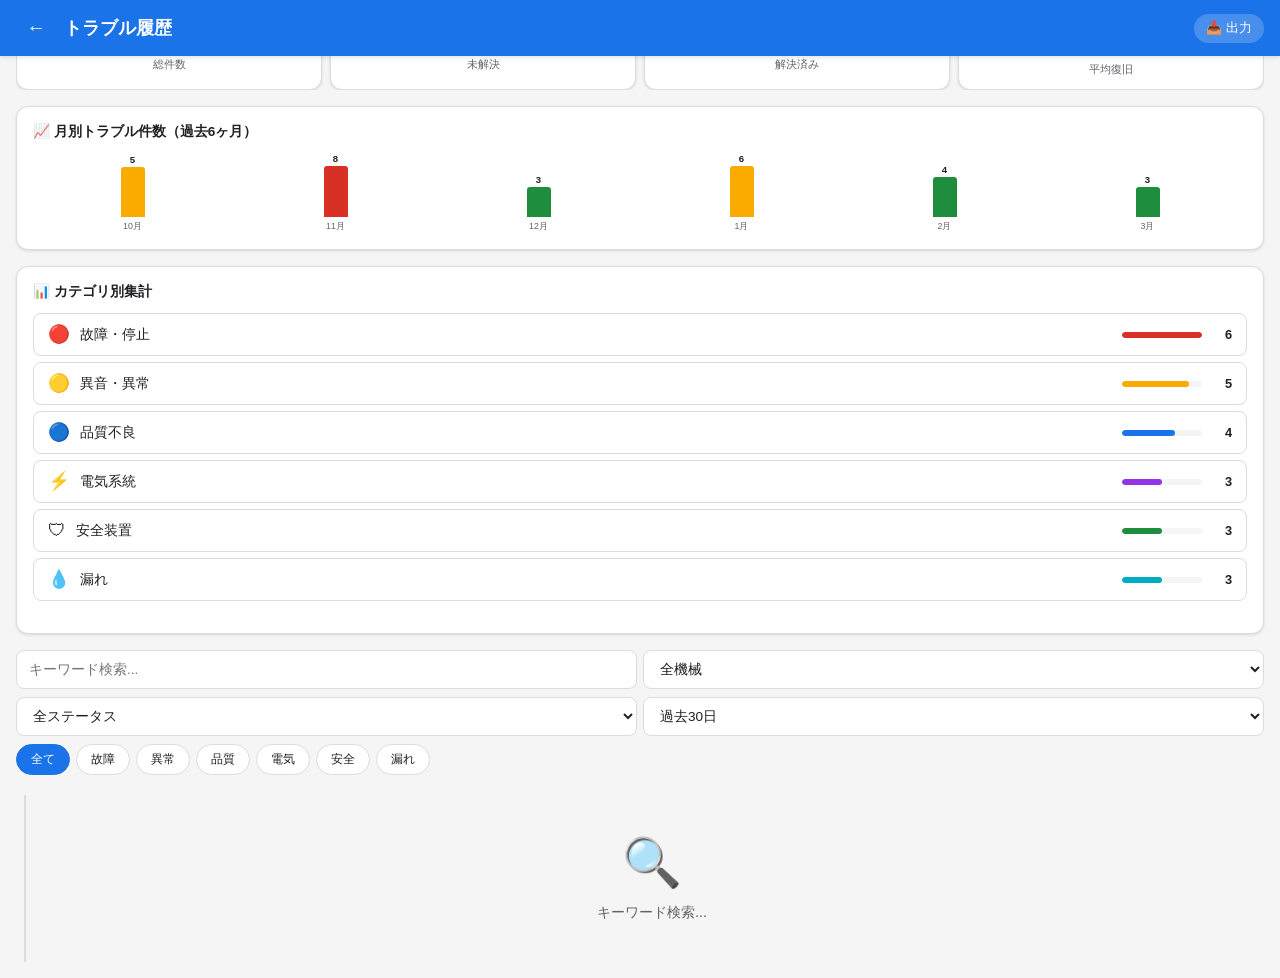
<file: app/pages/trouble-history.html>
<!DOCTYPE html>
<html lang="ja">
<head>
  <meta charset="UTF-8">
  <meta name="viewport" content="width=device-width, initial-scale=1.0, maximum-scale=1.0, user-scalable=no">
  <title>トラブル履歴 - 現場AIナビ</title>
  <link rel="stylesheet" href="../css/style.css">
  <link rel="stylesheet" href="../css/layout.css">
  <style>
    .th-page { padding: 16px; }

    /* Stats */
    .stats-row {
      display: flex;
      gap: 8px;
      margin-bottom: 16px;
      overflow-x: auto;
    }

    .stat-chip {
      flex: 1;
      min-width: 0;
      padding: 12px 10px;
      background: var(--bg-card);
      border: 1px solid var(--border);
      border-radius: var(--radius);
      text-align: center;
      box-shadow: var(--shadow);
    }

    .stat-chip .stat-num { font-size: 1.4em; font-weight: 700; }
    .stat-chip .stat-num.red { color: var(--danger); }
    .stat-chip .stat-num.yellow { color: #e37400; }
    .stat-chip .stat-num.green { color: var(--success); }
    .stat-chip .stat-num.blue { color: var(--primary); }
    .stat-chip .stat-lbl { font-size: 0.7em; color: var(--text-secondary); margin-top: 2px; }

    /* Filters */
    .filter-bar {
      display: flex;
      flex-direction: column;
      gap: 8px;
      margin-bottom: 16px;
    }

    .filter-row {
      display: flex;
      gap: 6px;
    }

    .filter-row input,
    .filter-row select {
      flex: 1;
      padding: 10px 12px;
      border: 1px solid var(--border);
      border-radius: 8px;
      font-size: 0.85em;
      background: var(--bg-card);
      color: var(--text);
    }

    .filter-chips {
      display: flex;
      gap: 6px;
      overflow-x: auto;
      padding-bottom: 4px;
    }

    .filter-chip {
      padding: 6px 14px;
      border: 1px solid var(--border);
      border-radius: 20px;
      background: var(--bg-card);
      cursor: pointer;
      font-size: 0.78em;
      white-space: nowrap;
      color: var(--text);
    }

    .filter-chip.active {
      background: var(--primary);
      color: #fff;
      border-color: var(--primary);
    }

    /* Timeline */
    .timeline {
      position: relative;
      padding-left: 24px;
    }

    .timeline::before {
      content: '';
      position: absolute;
      left: 8px;
      top: 0;
      bottom: 0;
      width: 2px;
      background: var(--border);
    }

    .timeline-item {
      position: relative;
      margin-bottom: 16px;
      padding: 14px;
      background: var(--bg-card);
      border: 1px solid var(--border);
      border-radius: var(--radius);
      box-shadow: var(--shadow);
    }

    .timeline-dot {
      position: absolute;
      left: -20px;
      top: 18px;
      width: 12px;
      height: 12px;
      border-radius: 50%;
      border: 2px solid var(--bg-card);
    }

    .timeline-dot.critical { background: var(--danger); }
    .timeline-dot.warning { background: var(--warning); }
    .timeline-dot.resolved { background: var(--success); }
    .timeline-dot.info { background: var(--primary); }

    .tl-header {
      display: flex;
      justify-content: space-between;
      align-items: flex-start;
      margin-bottom: 6px;
    }

    .tl-title {
      font-weight: 600;
      font-size: 0.95em;
      flex: 1;
    }

    .tl-badge {
      padding: 3px 10px;
      border-radius: 12px;
      font-size: 0.7em;
      font-weight: 600;
      flex-shrink: 0;
      margin-left: 8px;
    }

    .tl-badge.critical { background: #fce8e6; color: var(--danger); }
    .tl-badge.warning { background: #fef7e0; color: #e37400; }
    .tl-badge.resolved { background: #e6f4ea; color: var(--success); }
    .tl-badge.pending { background: #e8f0fe; color: var(--primary); }

    .tl-meta {
      display: flex;
      gap: 12px;
      font-size: 0.75em;
      color: var(--text-secondary);
      margin-bottom: 8px;
    }

    .tl-desc {
      font-size: 0.88em;
      line-height: 1.5;
      color: var(--text);
      margin-bottom: 8px;
    }

    .tl-solution {
      background: var(--bg);
      border-radius: 8px;
      padding: 10px 12px;
      font-size: 0.83em;
      line-height: 1.5;
      margin-bottom: 8px;
    }

    .tl-solution-label {
      font-weight: 600;
      font-size: 0.78em;
      color: var(--success);
      margin-bottom: 4px;
    }

    .tl-tags {
      display: flex;
      gap: 4px;
      flex-wrap: wrap;
    }

    .tl-tag {
      padding: 2px 8px;
      background: var(--bg);
      border-radius: 4px;
      font-size: 0.7em;
      color: var(--text-secondary);
    }

    .tl-actions {
      display: flex;
      gap: 6px;
      margin-top: 8px;
    }

    .tl-action-btn {
      padding: 6px 12px;
      border: 1px solid var(--border);
      border-radius: 8px;
      background: var(--bg);
      cursor: pointer;
      font-size: 0.78em;
      color: var(--text);
    }

    .tl-action-btn:active { background: var(--border); }

    /* Trend chart */
    .trend-card {
      background: var(--bg-card);
      border: 1px solid var(--border);
      border-radius: var(--radius);
      padding: 16px;
      margin-bottom: 16px;
      box-shadow: var(--shadow);
    }

    .trend-title { font-size: 0.85em; font-weight: 600; margin-bottom: 12px; }

    .trend-bars {
      display: flex;
      align-items: flex-end;
      gap: 4px;
      height: 80px;
    }

    .trend-bar-group {
      flex: 1;
      display: flex;
      flex-direction: column;
      align-items: center;
      height: 100%;
      justify-content: flex-end;
    }

    .trend-bar {
      width: 100%;
      max-width: 24px;
      border-radius: 3px 3px 0 0;
    }

    .trend-bar.red { background: var(--danger); }
    .trend-bar.yellow { background: var(--warning); }
    .trend-bar.green { background: var(--success); }

    .trend-label {
      font-size: 0.55em;
      color: var(--text-secondary);
      margin-top: 4px;
    }

    .trend-val {
      font-size: 0.6em;
      font-weight: 600;
      margin-bottom: 2px;
    }

    /* Category breakdown */
    .category-list {
      display: flex;
      flex-direction: column;
      gap: 6px;
      margin-bottom: 16px;
    }

    .category-row {
      display: flex;
      align-items: center;
      gap: 10px;
      padding: 10px 14px;
      background: var(--bg-card);
      border: 1px solid var(--border);
      border-radius: 8px;
    }

    .cat-icon { font-size: 1.1em; }
    .cat-name { flex: 1; font-size: 0.85em; }

    .cat-bar-bg {
      width: 80px;
      height: 6px;
      background: var(--bg);
      border-radius: 3px;
      overflow: hidden;
    }

    .cat-bar-fill { height: 100%; border-radius: 3px; }

    .cat-count {
      font-size: 0.8em;
      font-weight: 600;
      min-width: 20px;
      text-align: right;
    }

    /* Empty state */
    .empty-state-box {
      text-align: center;
      padding: 40px 20px;
      color: var(--text-secondary);
    }

    .empty-state-box .empty-icon { font-size: 3em; margin-bottom: 12px; }
    .empty-state-box p { font-size: 0.9em; }

    /* Load more */
    .load-more {
      display: block;
      width: 100%;
      padding: 12px;
      background: var(--bg-card);
      border: 1px solid var(--border);
      border-radius: 8px;
      cursor: pointer;
      font-size: 0.9em;
      color: var(--primary);
      text-align: center;
      margin-top: 8px;
    }
  </style>
</head>
<body>
  <!-- Header -->
  <header class="l-header">
    <div class="l-header__left">
      <button class="l-header__back" onclick="window.location.href='../index.html'">←</button>
      <span class="l-header__title" id="page-title">トラブル履歴</span>
    </div>
    <div class="l-header__actions">
      <button id="export-btn" style="background:rgba(255,255,255,0.2);border:none;color:#fff;padding:6px 12px;border-radius:16px;font-size:0.8em;cursor:pointer;">📥 出力</button>
    </div>
  </header>

  <div class="th-page l-page">
    <!-- Stats -->
    <div class="stats-row">
      <div class="stat-chip">
        <div class="stat-num blue" id="stat-total">24</div>
        <div class="stat-lbl" id="stat-total-lbl">総件数</div>
      </div>
      <div class="stat-chip">
        <div class="stat-num red" id="stat-open">3</div>
        <div class="stat-lbl" id="stat-open-lbl">未解決</div>
      </div>
      <div class="stat-chip">
        <div class="stat-num green" id="stat-resolved">21</div>
        <div class="stat-lbl" id="stat-resolved-lbl">解決済み</div>
      </div>
      <div class="stat-chip">
        <div class="stat-num yellow" id="stat-avg">42分</div>
        <div class="stat-lbl" id="stat-avg-lbl">平均復旧</div>
      </div>
    </div>

    <!-- Trend -->
    <div class="trend-card">
      <div class="trend-title" id="trend-title">📈 月別トラブル件数（過去6ヶ月）</div>
      <div class="trend-bars" id="trend-chart"></div>
    </div>

    <!-- Category Breakdown -->
    <div class="trend-card">
      <div class="trend-title" id="cat-title">📊 カテゴリ別集計</div>
      <div class="category-list" id="category-list"></div>
    </div>

    <!-- Filters -->
    <div class="filter-bar">
      <div class="filter-row">
        <input type="search" id="search-input" placeholder="キーワード検索...">
        <select id="filter-machine">
          <option value="">全機械</option>
        </select>
      </div>
      <div class="filter-row">
        <select id="filter-status">
          <option value="">全ステータス</option>
          <option value="resolved">解決済み</option>
          <option value="pending">未解決</option>
          <option value="in-progress">対応中</option>
        </select>
        <select id="filter-period">
          <option value="30">過去30日</option>
          <option value="90">過去90日</option>
          <option value="180">過去6ヶ月</option>
          <option value="365">過去1年</option>
          <option value="">全期間</option>
        </select>
      </div>
      <div class="filter-chips">
        <button class="filter-chip active" data-cat="">全て</button>
        <button class="filter-chip" data-cat="breakdown">故障</button>
        <button class="filter-chip" data-cat="abnormal">異常</button>
        <button class="filter-chip" data-cat="quality">品質</button>
        <button class="filter-chip" data-cat="electrical">電気</button>
        <button class="filter-chip" data-cat="safety">安全</button>
        <button class="filter-chip" data-cat="leak">漏れ</button>
      </div>
    </div>

    <!-- Timeline -->
    <div class="timeline" id="timeline"></div>
    <button class="load-more" id="load-more">さらに読み込む</button>
  </div>

  <script>
    // ========== Init ==========
    const lang = localStorage.getItem('genba-lang') || 'ja';
    document.documentElement.setAttribute('data-theme', localStorage.getItem('genba-theme') || 'light');
    document.documentElement.setAttribute('data-fontsize', localStorage.getItem('genba-fontsize') || 'medium');

    // ========== i18n ==========
    const texts = {
      ja: {
        title: 'トラブル履歴', total: '総件数', open: '未解決', resolved: '解決済み', avg: '平均復旧',
        trend: '📈 月別トラブル件数（過去6ヶ月）', catTitle: '📊 カテゴリ別集計',
        search: 'キーワード検索...', allMachines: '全機械', allStatus: '全ステータス',
        statusResolved: '解決済み', statusPending: '未解決', statusProgress: '対応中',
        d30: '過去30日', d90: '過去90日', d180: '過去6ヶ月', d365: '過去1年', dAll: '全期間',
        all: '全て', breakdown: '故障', abnormal: '異常', quality: '品質',
        electrical: '電気', safety: '安全', leak: '漏れ',
        solution: '✅ 解決策', askAi: '🤖 AIに聞く', similar: '🔍 類似事例',
        loadMore: 'さらに読み込む', export: '📥 出力',
        min: '分', reporter: '報告者', duration: '復旧時間',
      },
      en: {
        title: 'Trouble History', total: 'Total', open: 'Open', resolved: 'Resolved', avg: 'Avg Recovery',
        trend: '📈 Monthly Troubles (Last 6 months)', catTitle: '📊 Category Breakdown',
        search: 'Search...', allMachines: 'All Machines', allStatus: 'All Status',
        statusResolved: 'Resolved', statusPending: 'Pending', statusProgress: 'In Progress',
        d30: 'Last 30 days', d90: 'Last 90 days', d180: 'Last 6 months', d365: 'Last year', dAll: 'All time',
        all: 'All', breakdown: 'Breakdown', abnormal: 'Abnormal', quality: 'Quality',
        electrical: 'Electrical', safety: 'Safety', leak: 'Leak',
        solution: '✅ Solution', askAi: '🤖 Ask AI', similar: '🔍 Similar',
        loadMore: 'Load more', export: '📥 Export',
        min: 'min', reporter: 'Reporter', duration: 'Recovery',
      },
      th: {
        title: 'ประวัติปัญหา', total: 'ทั้งหมด', open: 'ยังไม่แก้', resolved: 'แก้แล้ว', avg: 'เวลาเฉลี่ย',
        trend: '📈 ปัญหารายเดือน (6 เดือน)', catTitle: '📊 ตามประเภท',
        search: 'ค้นหา...', allMachines: 'ทุกเครื่อง', allStatus: 'ทุกสถานะ',
        statusResolved: 'แก้แล้ว', statusPending: 'รอ', statusProgress: 'กำลังดำเนินการ',
        d30: '30 วัน', d90: '90 วัน', d180: '6 เดือน', d365: '1 ปี', dAll: 'ทั้งหมด',
        all: 'ทั้งหมด', breakdown: 'เสีย', abnormal: 'ผิดปกติ', quality: 'คุณภาพ',
        electrical: 'ไฟฟ้า', safety: 'ความปลอดภัย', leak: 'รั่ว',
        solution: '✅ วิธีแก้', askAi: '🤖 ถาม AI', similar: '🔍 คล้ายกัน',
        loadMore: 'โหลดเพิ่ม', export: '📥 ส่งออก',
        min: 'นาที', reporter: 'ผู้แจ้ง', duration: 'เวลาแก้',
      },
      vi: {
        title: 'Lịch sử sự cố', total: 'Tổng', open: 'Chưa xử lý', resolved: 'Đã xử lý', avg: 'TB phục hồi',
        trend: '📈 Sự cố theo tháng (6 tháng)', catTitle: '📊 Theo loại',
        search: 'Tìm kiếm...', allMachines: 'Tất cả máy', allStatus: 'Tất cả',
        statusResolved: 'Đã xử lý', statusPending: 'Chờ', statusProgress: 'Đang xử lý',
        d30: '30 ngày', d90: '90 ngày', d180: '6 tháng', d365: '1 năm', dAll: 'Tất cả',
        all: 'Tất cả', breakdown: 'Hỏng', abnormal: 'Bất thường', quality: 'Chất lượng',
        electrical: 'Điện', safety: 'An toàn', leak: 'Rò rỉ',
        solution: '✅ Giải pháp', askAi: '🤖 Hỏi AI', similar: '🔍 Tương tự',
        loadMore: 'Tải thêm', export: '📥 Xuất',
        min: 'phút', reporter: 'Người báo', duration: 'Thời gian',
      },
    };

    const t = texts[lang] || texts.ja;

    // Apply i18n
    document.getElementById('page-title').textContent = t.title;
    document.getElementById('stat-total-lbl').textContent = t.total;
    document.getElementById('stat-open-lbl').textContent = t.open;
    document.getElementById('stat-resolved-lbl').textContent = t.resolved;
    document.getElementById('stat-avg-lbl').textContent = t.avg;
    document.getElementById('trend-title').textContent = t.trend;
    document.getElementById('cat-title').textContent = t.catTitle;
    document.getElementById('search-input').placeholder = t.search;
    document.getElementById('load-more').textContent = t.loadMore;
    document.getElementById('export-btn').textContent = t.export;

    // ========== Sample Data ==========
    const troubles = [
      {
        id: 1, date: '2026-03-13 14:30', machine: 'CNC旋盤 CK6140', machineId: 'cnc-001',
        category: 'abnormal', severity: 'warning', status: 'pending',
        title: { ja: '主軸から異音発生', en: 'Abnormal noise from spindle', th: 'เสียงผิดปกติจากแกนหลัก', vi: 'Tiếng lạ từ trục chính' },
        desc: { ja: '加工中にキーキーという高音の異音が断続的に発生。回転数2000rpm以上で顕著。', en: 'Intermittent high-pitched squealing during machining. Noticeable above 2000rpm.', th: 'เสียงแหลมเป็นระยะขณะกลึง เด่นชัดที่ 2000rpm ขึ้นไป', vi: 'Tiếng kêu cao ngắt quãng khi gia công. Rõ rệt trên 2000rpm.' },
        solution: null, reporter: '田中太郎', duration: null,
        tags: ['spindle', 'bearing', 'noise'],
      },
      {
        id: 2, date: '2026-03-12 09:15', machine: '溶接ロボット RW-200', machineId: 'welder-001',
        category: 'breakdown', severity: 'critical', status: 'in-progress',
        title: { ja: 'ワイヤー送給停止', en: 'Wire feed stopped', th: 'การป้อนลวดหยุด', vi: 'Cấp dây dừng' },
        desc: { ja: '溶接中にワイヤー送給が突然停止。フィーダーモーター音はするがワイヤーが出ない。', en: 'Wire feed suddenly stopped during welding. Feeder motor sound present but no wire output.', th: 'การป้อนลวดหยุดกะทันหันขณะเชื่อม มอเตอร์ทำงานแต่ลวดไม่ออก', vi: 'Cấp dây dừng đột ngột khi hàn. Nghe tiếng motor nhưng không ra dây.' },
        solution: null, reporter: 'Nguyen Van An', duration: null,
        tags: ['wire-feed', 'feeder', 'motor'],
      },
      {
        id: 3, date: '2026-03-10 16:45', machine: 'プレス機 AP-100', machineId: 'press-001',
        category: 'leak', severity: 'warning', status: 'resolved',
        title: { ja: '油圧シリンダーから油漏れ', en: 'Hydraulic cylinder oil leak', th: 'น้ำมันรั่วจากกระบอกไฮดรอลิก', vi: 'Rò rỉ dầu xy lanh thủy lực' },
        desc: { ja: 'メインシリンダー下部からの微量の油漏れを発見。運転に支障はないが要経過観察。', en: 'Minor oil leak found at bottom of main cylinder. No operational impact but needs monitoring.', th: 'พบน้ำมันรั่วเล็กน้อยที่ด้านล่างกระบอกหลัก ไม่กระทบการทำงานแต่ต้องติดตาม', vi: 'Phát hiện rò rỉ dầu nhỏ ở đáy xy lanh chính. Không ảnh hưởng vận hành nhưng cần theo dõi.' },
        solution: { ja: 'Oリング交換で油漏れ停止を確認。シール部品を予備在庫に追加。', en: 'O-ring replacement stopped the leak. Added seal parts to spare inventory.', th: 'เปลี่ยน O-ring แก้ไขการรั่ว เพิ่มชิ้นส่วนซีลในสต็อกอะไหล่', vi: 'Thay O-ring đã khắc phục rò rỉ. Đã thêm phụ tùng seal vào kho dự phòng.' },
        reporter: '山本修', duration: 35,
        tags: ['hydraulic', 'seal', 'o-ring'],
      },
      {
        id: 4, date: '2026-03-08 11:20', machine: 'CNC旋盤 CK6140', machineId: 'cnc-001',
        category: 'quality', severity: 'warning', status: 'resolved',
        title: { ja: '加工寸法がプラス側に外れ', en: 'Machining dimensions out of tolerance (+)', th: 'ขนาดชิ้นงานเกินค่าพิกัดด้านบวก', vi: 'Kích thước gia công vượt dung sai (+)' },
        desc: { ja: '外径加工で+0.05mmの寸法外れが3個連続で発生。', en: '3 consecutive parts with +0.05mm oversize on outer diameter.', th: '3 ชิ้นติดต่อกันมีขนาดเกิน +0.05mm ที่เส้นผ่านศูนย์กลางนอก', vi: '3 chi tiết liên tiếp vượt +0.05mm ở đường kính ngoài.' },
        solution: { ja: 'ツールオフセット値を再測定・修正。工具摩耗が原因。補正値をD01=-0.03に変更。', en: 'Re-measured and corrected tool offset. Caused by tool wear. Changed compensation to D01=-0.03.', th: 'วัดใหม่และแก้ไขค่าชดเชยเครื่องมือ สาเหตุจากการสึกหรอ เปลี่ยนค่าชดเชยเป็น D01=-0.03', vi: 'Đo lại và sửa offset dao. Nguyên nhân do mòn dao. Đổi bù D01=-0.03.' },
        reporter: 'Somchai Prasert', duration: 25,
        tags: ['tolerance', 'tool-offset', 'wear'],
      },
      {
        id: 5, date: '2026-03-05 08:30', machine: 'CNC旋盤 CK6140', machineId: 'cnc-001',
        category: 'breakdown', severity: 'critical', status: 'resolved',
        title: { ja: 'アラーム SV0401 サーボ異常', en: 'Alarm SV0401 Servo Error', th: 'เตือน SV0401 Servo ผิดปกติ', vi: 'Báo lỗi SV0401 Servo' },
        desc: { ja: '起動時にSV0401アラーム発生。X軸サーボモーターが動作しない。', en: 'SV0401 alarm on startup. X-axis servo motor not responding.', th: 'เกิดเตือน SV0401 ขณะเริ่มเครื่อง มอเตอร์เซอร์โว X ไม่ตอบสนอง', vi: 'Lỗi SV0401 khi khởi động. Motor servo trục X không phản hồi.' },
        solution: { ja: 'サーボアンプのコネクタ接触不良を発見。コネクタ清掃・再接続で復旧。', en: 'Found loose connector on servo amplifier. Cleaned and reconnected to fix.', th: 'พบขั้วต่อหลวมที่แอมป์เซอร์โว ทำความสะอาดและเชื่อมต่อใหม่', vi: 'Phát hiện lỏng đầu nối ở servo amp. Vệ sinh và kết nối lại.' },
        reporter: '山本修', duration: 65,
        tags: ['servo', 'alarm', 'connector'],
      },
      {
        id: 6, date: '2026-03-02 13:00', machine: 'プレス機 AP-100', machineId: 'press-001',
        category: 'safety', severity: 'critical', status: 'resolved',
        title: { ja: '安全光線センサー誤検知', en: 'Safety light curtain false trigger', th: 'เซ็นเซอร์แสงนิรภัยทำงานผิดพลาด', vi: 'Cảm biến an toàn báo sai' },
        desc: { ja: '安全光線センサーが頻繁に誤検知し、プレスが停止する。障害物なし。', en: 'Safety light curtain triggering frequently without obstacles, stopping the press.', th: 'เซ็นเซอร์แสงนิรภัยทำงานบ่อยโดยไม่มีสิ่งกีดขวาง ทำให้เครื่องหยุด', vi: 'Cảm biến an toàn kích hoạt liên tục dù không có vật cản, dừng máy.' },
        solution: { ja: 'センサーレンズの汚れを清掃。受光部の光軸ずれを再調整して復旧。', en: 'Cleaned sensor lens. Realigned receiver optical axis to fix.', th: 'ทำความสะอาดเลนส์เซ็นเซอร์ ปรับแกนแสงตัวรับใหม่', vi: 'Vệ sinh ống kính cảm biến. Căn chỉnh lại trục quang bộ thu.' },
        reporter: '佐藤健一', duration: 40,
        tags: ['safety-curtain', 'sensor', 'alignment'],
      },
      {
        id: 7, date: '2026-02-28 10:00', machine: '溶接ロボット RW-200', machineId: 'welder-001',
        category: 'quality', severity: 'warning', status: 'resolved',
        title: { ja: '溶接ビードにブローホール発生', en: 'Blowholes in weld bead', th: 'มีรูพรุนในแนวเชื่อม', vi: 'Lỗ khí trong mối hàn' },
        desc: { ja: '溶接ビードに直径1-2mmのブローホールが複数発生。ガスシールド不良の疑い。', en: 'Multiple 1-2mm blowholes in weld bead. Suspected gas shielding issue.', th: 'รูพรุน 1-2mm หลายจุดในแนวเชื่อม สงสัยปัญหาแก๊สป้องกัน', vi: 'Nhiều lỗ khí 1-2mm trong mối hàn. Nghi vấn khí bảo vệ.' },
        solution: { ja: 'ガスノズルの詰まりを清掃。ガス流量を15L/minから18L/minに調整。', en: 'Cleaned gas nozzle blockage. Adjusted gas flow from 15L/min to 18L/min.', th: 'ทำความสะอาดหัวฉีดแก๊สอุดตัน ปรับอัตราแก๊สจาก 15L/min เป็น 18L/min', vi: 'Thông tắc đầu phun khí. Điều chỉnh lưu lượng khí từ 15 lên 18L/phút.' },
        reporter: '山本修', duration: 30,
        tags: ['blowhole', 'gas-shield', 'nozzle'],
      },
      {
        id: 8, date: '2026-02-25 15:30', machine: 'CNC旋盤 CK6140', machineId: 'cnc-001',
        category: 'electrical', severity: 'warning', status: 'resolved',
        title: { ja: '操作パネル液晶画面チラつき', en: 'Control panel LCD flickering', th: 'หน้าจอแผงควบคุมกะพริบ', vi: 'Màn hình bảng điều khiển nhấp nháy' },
        desc: { ja: '操作パネルの液晶画面が不定期にチラつく。操作自体は可能。', en: 'Control panel LCD flickers intermittently. Operations still functional.', th: 'หน้าจอ LCD แผงควบคุมกะพริบเป็นระยะ การทำงานยังปกติ', vi: 'Màn hình LCD bảng điều khiển nhấp nháy không đều. Vận hành vẫn bình thường.' },
        solution: { ja: 'LCD接続ケーブルの接触不良。ケーブル交換で改善。', en: 'Loose LCD cable connection. Replaced cable to fix.', th: 'สายเชื่อมต่อ LCD หลวม เปลี่ยนสายใหม่', vi: 'Lỏng cáp kết nối LCD. Thay cáp mới.' },
        reporter: '田中太郎', duration: 20,
        tags: ['lcd', 'cable', 'panel'],
      },
    ];

    // ========== Render ==========
    let displayCount = 5;
    let activeCategory = '';

    function renderTimeline() {
      const timeline = document.getElementById('timeline');
      let filtered = [...troubles];

      // Filter: search
      const search = document.getElementById('search-input').value.toLowerCase();
      if (search) {
        filtered = filtered.filter(tr =>
          (tr.title[lang] || tr.title.ja).toLowerCase().includes(search) ||
          (tr.desc[lang] || tr.desc.ja).toLowerCase().includes(search) ||
          tr.machine.toLowerCase().includes(search) ||
          tr.tags.some(tag => tag.includes(search))
        );
      }

      // Filter: machine
      const machineFilter = document.getElementById('filter-machine').value;
      if (machineFilter) filtered = filtered.filter(tr => tr.machineId === machineFilter);

      // Filter: status
      const statusFilter = document.getElementById('filter-status').value;
      if (statusFilter) filtered = filtered.filter(tr => tr.status === statusFilter);

      // Filter: category
      if (activeCategory) filtered = filtered.filter(tr => tr.category === activeCategory);

      // Filter: period
      const period = document.getElementById('filter-period').value;
      if (period) {
        const cutoff = new Date();
        cutoff.setDate(cutoff.getDate() - parseInt(period));
        filtered = filtered.filter(tr => new Date(tr.date) >= cutoff);
      }

      const showing = filtered.slice(0, displayCount);

      const statusLabels = {
        resolved: t.resolved, pending: t.open, 'in-progress': t.statusProgress || '対応中',
      };

      const sevClass = { critical: 'critical', warning: 'warning', info: 'info' };

      timeline.innerHTML = showing.length === 0
        ? `<div class="empty-state-box"><div class="empty-icon">🔍</div><p>${t.search}</p></div>`
        : showing.map(tr => {
          const title = tr.title[lang] || tr.title.ja;
          const desc = tr.desc[lang] || tr.desc.ja;
          const sol = tr.solution ? (tr.solution[lang] || tr.solution.ja) : null;
          const dotClass = tr.status === 'resolved' ? 'resolved' : sevClass[tr.severity] || 'info';
          const badgeClass = tr.status === 'resolved' ? 'resolved' : tr.status === 'in-progress' ? 'pending' : 'critical';

          return `
            <div class="timeline-item">
              <div class="timeline-dot ${dotClass}"></div>
              <div class="tl-header">
                <div class="tl-title">${title}</div>
                <span class="tl-badge ${badgeClass}">${statusLabels[tr.status] || tr.status}</span>
              </div>
              <div class="tl-meta">
                <span>🏭 ${tr.machine}</span>
                <span>📅 ${tr.date}</span>
                ${tr.duration ? `<span>⏱ ${tr.duration}${t.min}</span>` : ''}
              </div>
              <div class="tl-desc">${desc}</div>
              ${sol ? `
                <div class="tl-solution">
                  <div class="tl-solution-label">${t.solution}</div>
                  ${sol}
                </div>
              ` : ''}
              <div class="tl-tags">${tr.tags.map(tag => `<span class="tl-tag">#${tag}</span>`).join('')}</div>
              <div class="tl-actions">
                <button class="tl-action-btn" onclick="window.location.href='chat.html'">${t.askAi}</button>
                <button class="tl-action-btn" onclick="findSimilar('${tr.tags[0]}')">${t.similar}</button>
              </div>
            </div>
          `;
        }).join('');

      document.getElementById('load-more').style.display = showing.length < filtered.length ? 'block' : 'none';
    }

    function findSimilar(tag) {
      document.getElementById('search-input').value = tag;
      renderTimeline();
    }

    // ========== Trend Chart ==========
    const trendData = [
      { label: '10月', value: 5 },
      { label: '11月', value: 8 },
      { label: '12月', value: 3 },
      { label: '1月', value: 6 },
      { label: '2月', value: 4 },
      { label: '3月', value: 3 },
    ];

    const maxTrend = Math.max(...trendData.map(d => d.value));
    document.getElementById('trend-chart').innerHTML = trendData.map(d => {
      const h = (d.value / maxTrend) * 100;
      const color = d.value >= 7 ? 'red' : d.value >= 5 ? 'yellow' : 'green';
      return `
        <div class="trend-bar-group">
          <div class="trend-val">${d.value}</div>
          <div class="trend-bar ${color}" style="height:${h}%;"></div>
          <div class="trend-label">${d.label}</div>
        </div>
      `;
    }).join('');

    // ========== Category Chart ==========
    const categories = [
      { id: 'breakdown', icon: '🔴', name: { ja: '故障・停止', en: 'Breakdown', th: 'เครื่องเสีย', vi: 'Hỏng máy' }, count: 6, color: '#d93025' },
      { id: 'abnormal', icon: '🟡', name: { ja: '異音・異常', en: 'Abnormal', th: 'ผิดปกติ', vi: 'Bất thường' }, count: 5, color: '#f9ab00' },
      { id: 'quality', icon: '🔵', name: { ja: '品質不良', en: 'Quality', th: 'คุณภาพ', vi: 'Chất lượng' }, count: 4, color: '#1a73e8' },
      { id: 'electrical', icon: '⚡', name: { ja: '電気系統', en: 'Electrical', th: 'ไฟฟ้า', vi: 'Điện' }, count: 3, color: '#9334e6' },
      { id: 'safety', icon: '🛡', name: { ja: '安全装置', en: 'Safety', th: 'ความปลอดภัย', vi: 'An toàn' }, count: 3, color: '#1e8e3e' },
      { id: 'leak', icon: '💧', name: { ja: '漏れ', en: 'Leak', th: 'รั่ว', vi: 'Rò rỉ' }, count: 3, color: '#00acc1' },
    ];

    const maxCat = Math.max(...categories.map(c => c.count));
    document.getElementById('category-list').innerHTML = categories.map(c => `
      <div class="category-row" style="cursor:pointer;" onclick="filterByCategory('${c.id}')">
        <span class="cat-icon">${c.icon}</span>
        <span class="cat-name">${c.name[lang] || c.name.ja}</span>
        <div class="cat-bar-bg">
          <div class="cat-bar-fill" style="width:${(c.count/maxCat)*100}%;background:${c.color};"></div>
        </div>
        <span class="cat-count">${c.count}</span>
      </div>
    `).join('');

    function filterByCategory(cat) {
      activeCategory = activeCategory === cat ? '' : cat;
      document.querySelectorAll('.filter-chip').forEach(c => {
        c.classList.toggle('active', c.dataset.cat === activeCategory || (activeCategory === '' && c.dataset.cat === ''));
      });
      renderTimeline();
    }

    // ========== Machines for filter ==========
    fetch('../../data/machines.json')
      .then(r => r.json())
      .then(data => {
        const select = document.getElementById('filter-machine');
        data.machines.forEach(m => {
          const opt = document.createElement('option');
          opt.value = m.id;
          opt.textContent = `${m.icon} ${m.name[lang] || m.name.en}`;
          select.appendChild(opt);
        });
      })
      .catch(() => {});

    // ========== Events ==========
    document.getElementById('search-input').addEventListener('input', renderTimeline);
    document.getElementById('filter-machine').addEventListener('change', renderTimeline);
    document.getElementById('filter-status').addEventListener('change', renderTimeline);
    document.getElementById('filter-period').addEventListener('change', renderTimeline);

    document.querySelectorAll('.filter-chip').forEach(chip => {
      chip.addEventListener('click', () => filterByCategory(chip.dataset.cat));
    });

    document.getElementById('load-more').addEventListener('click', () => {
      displayCount += 5;
      renderTimeline();
    });

    // Export
    document.getElementById('export-btn').addEventListener('click', () => {
      let csv = 'Date,Machine,Category,Severity,Status,Title,Description,Solution,Reporter,Duration(min)\n';
      troubles.forEach(tr => {
        csv += `"${tr.date}","${tr.machine}","${tr.category}","${tr.severity}","${tr.status}","${tr.title[lang]||tr.title.ja}","${(tr.desc[lang]||tr.desc.ja).replace(/"/g,'""')}","${tr.solution?(tr.solution[lang]||tr.solution.ja).replace(/"/g,'""'):''}","${tr.reporter}",${tr.duration||''}\n`;
      });
      const blob = new Blob(['\ufeff' + csv], { type: 'text/csv;charset=utf-8' });
      const a = document.createElement('a');
      a.href = URL.createObjectURL(blob);
      a.download = `trouble-history-${new Date().toISOString().split('T')[0]}.csv`;
      a.click();
    });

    // Init render
    renderTimeline();
  </script>
</body>
</html>
</file>
<file: app/css/style.css>
/* ========== CSS Variables ========== */
:root {
  --primary: #1a73e8;
  --primary-dark: #1557b0;
  --danger: #d93025;
  --warning: #f9ab00;
  --success: #1e8e3e;
  --bg: #f5f5f5;
  --bg-card: #ffffff;
  --text: #202124;
  --text-secondary: #5f6368;
  --border: #dadce0;
  --shadow: 0 1px 3px rgba(0, 0, 0, 0.12);
  --radius: 12px;
  /* Layout heights defined in layout.css: --layout-header-height, --layout-nav-height */
  --font-size-base: 16px;
}

[data-theme="dark"] {
  --bg: #1a1a2e;
  --bg-card: #16213e;
  --text: #e0e0e0;
  --text-secondary: #a0a0a0;
  --border: #333;
  --shadow: 0 1px 3px rgba(0, 0, 0, 0.4);
}

[data-fontsize="small"] { --font-size-base: 14px; }
[data-fontsize="medium"] { --font-size-base: 16px; }
[data-fontsize="large"] { --font-size-base: 20px; }
[data-fontsize="xlarge"] { --font-size-base: 24px; }

/* ========== Reset & Base ========== */
html { scroll-behavior: smooth; }
* { margin: 0; padding: 0; box-sizing: border-box; }

body {
  font-family: -apple-system, BlinkMacSystemFont, "Hiragino Sans", "Noto Sans JP", sans-serif;
  font-size: var(--font-size-base);
  background: var(--bg);
  color: var(--text);
  min-height: 100vh;
  -webkit-text-size-adjust: 100%;
}

/* ========== Header (component styles) ========== */
#lang-btn {
  display: flex;
  align-items: center;
  gap: 4px;
  background: rgba(255, 255, 255, 0.2);
  border: none;
  color: #fff;
  padding: 6px 12px;
  border-radius: 20px;
  cursor: pointer;
  font-size: 0.85em;
}

.page {
  display: none !important;
  animation: fadeIn 0.2s ease;
}

.page.active { display: flex !important; flex-direction: column; }

@keyframes fadeIn {
  from { opacity: 0; transform: translateY(8px); }
  to { opacity: 1; transform: translateY(0); }
}

/* ========== Bottom Nav (component styles) ========== */

.nav-item {
  display: flex;
  flex-direction: column;
  align-items: center;
  gap: 2px;
  background: none;
  border: none;
  color: var(--text-secondary);
  cursor: pointer;
  padding: 8px 4px;
  font-size: 0.65em;
  transition: color 0.2s;
  min-width: 0;
  flex: 1;
}

.nav-item.active { color: var(--primary); }
.nav-icon { font-size: 1.6em; }

/* ========== Home Page ========== */
.greeting h2 {
  font-size: 1.4em;
  margin-bottom: 20px;
  padding-top: 8px;
}

.quick-actions h3,
.recent-section h3 {
  font-size: 0.95em;
  color: var(--text-secondary);
  margin-bottom: 12px;
}

.action-grid {
  display: grid;
  grid-template-columns: repeat(2, 1fr);
  gap: 12px;
  margin-bottom: 24px;
}

.action-card {
  display: flex;
  flex-direction: column;
  align-items: center;
  gap: 8px;
  padding: 20px 12px;
  background: var(--bg-card);
  border: 1px solid var(--border);
  border-radius: var(--radius);
  cursor: pointer;
  box-shadow: var(--shadow);
  font-size: 0.9em;
  color: var(--text);
  transition: transform 0.15s, box-shadow 0.15s, background 0.15s;
}

.action-card:hover {
  box-shadow: 0 4px 12px rgba(0, 0, 0, 0.15);
  background: var(--bg);
}

.action-card:active { transform: scale(0.97); }
.action-icon { font-size: 2em; }

.recent-list {
  list-style: none;
}

.recent-list li {
  padding: 12px;
  background: var(--bg-card);
  border-radius: 8px;
  margin-bottom: 8px;
  border: 1px solid var(--border);
  font-size: 0.9em;
  color: var(--text-secondary);
}

/* ========== Search Bar ========== */
.search-bar {
  /* margin handled by parent l-page__content gap */
}

.search-bar input {
  width: 100%;
  padding: 12px 16px;
  border: 1px solid var(--border);
  border-radius: var(--radius);
  font-size: 1em;
  background: var(--bg-card);
  color: var(--text);
}

/* ========== Card List ========== */
.card-list {
  display: flex;
  flex-direction: column;
  gap: 8px;
}

.card-item {
  display: flex;
  align-items: center;
  gap: 12px;
  padding: 14px;
  background: var(--bg-card);
  border: 1px solid var(--border);
  border-radius: var(--radius);
  cursor: pointer;
  box-shadow: var(--shadow);
  transition: transform 0.15s;
}

.card-item:active { transform: scale(0.98); }

.card-item .card-icon { font-size: 1.5em; }

.card-item .card-info {
  flex: 1;
}

.card-item .card-title {
  font-weight: 600;
  font-size: 0.95em;
}

.card-item .card-desc {
  font-size: 0.8em;
  color: var(--text-secondary);
  margin-top: 2px;
}

/* ========== Guide Detail ========== */
.guide-detail {
  margin-top: 16px;
}

.guide-detail.hidden { display: none; }

.step-card {
  background: var(--bg-card);
  border: 1px solid var(--border);
  border-radius: var(--radius);
  padding: 16px;
  margin-bottom: 12px;
  box-shadow: var(--shadow);
}

.step-number {
  display: inline-block;
  background: var(--primary);
  color: #fff;
  width: 28px;
  height: 28px;
  border-radius: 50%;
  text-align: center;
  line-height: 28px;
  font-size: 0.85em;
  font-weight: 600;
  margin-bottom: 8px;
}

.step-text {
  font-size: 0.95em;
  line-height: 1.6;
}

.step-media {
  margin-top: 12px;
}

.step-media img,
.step-media video {
  width: 100%;
  border-radius: 8px;
}

.btn-back {
  background: none;
  border: 1px solid var(--border);
  padding: 8px 16px;
  border-radius: 8px;
  cursor: pointer;
  color: var(--text);
  margin-bottom: 16px;
  font-size: 0.9em;
}

/* ========== Chat / Troubleshoot ========== */
.chat-container {
  display: flex;
  flex-direction: column;
  height: calc(100vh - var(--layout-header-height) - var(--layout-nav-height) - 80px);
}

.chat-messages {
  flex: 1;
  overflow-y: auto;
  padding: 8px 0;
  display: flex;
  flex-direction: column;
  gap: 12px;
}

.chat-empty-state {
  flex: 1;
  display: flex;
  flex-direction: column;
  align-items: center;
  justify-content: center;
  opacity: 0.5;
}

.chat-empty-state__icon {
  font-size: 3em;
  margin-bottom: 12px;
}

.chat-empty-state__text {
  text-align: center;
  font-size: 0.95em;
  line-height: 1.6;
  color: var(--text-secondary);
}

.chat-bubble {
  max-width: 85%;
  padding: 12px 16px;
  border-radius: 16px;
  font-size: 0.95em;
  line-height: 1.5;
  word-break: break-word;
}

.chat-bubble.user {
  align-self: flex-end;
  background: var(--primary);
  color: #fff;
  border-bottom-right-radius: 4px;
}

.chat-bubble.ai {
  align-self: flex-start;
  background: var(--bg-card);
  border: 1px solid var(--border);
  border-bottom-left-radius: 4px;
}

.chat-bubble.ai .read-aloud-btn {
  display: inline-block;
  margin-top: 8px;
  background: none;
  border: 1px solid var(--border);
  padding: 4px 10px;
  border-radius: 16px;
  cursor: pointer;
  font-size: 0.8em;
  color: var(--text-secondary);
}

.chat-bubble.thinking {
  align-self: flex-start;
  background: var(--bg-card);
  border: 1px solid var(--border);
  color: var(--text-secondary);
  font-style: italic;
}

.chat-input-area {
  padding: 12px 0;
  display: flex;
  flex-direction: column;
  gap: 8px;
}

#chat-input {
  width: 100%;
  padding: 12px;
  border: 1px solid var(--border);
  border-radius: var(--radius);
  resize: none;
  font-size: 1em;
  font-family: inherit;
  background: var(--bg-card);
  color: var(--text);
}

.chat-buttons {
  display: flex;
  gap: 8px;
  justify-content: flex-end;
}

.btn-primary {
  background: var(--primary);
  color: #fff;
  border: none;
  padding: 10px 20px;
  border-radius: var(--radius);
  cursor: pointer;
  font-size: 0.95em;
  font-weight: 500;
}

.btn-primary:active { background: var(--primary-dark); }

.btn-secondary {
  background: var(--bg-card);
  color: var(--text);
  border: 1px solid var(--border);
  padding: 10px 20px;
  border-radius: var(--radius);
  cursor: pointer;
  font-size: 0.95em;
}

.icon-btn {
  border: none;
  background: none;
  cursor: pointer;
  font-size: 1.2em;
  padding: 8px;
}

.voice-btn {
  background: var(--bg-card);
  border: 1px solid var(--border) !important;
  border-radius: 50%;
  width: 44px;
  height: 44px;
  display: flex;
  align-items: center;
  justify-content: center;
}

.voice-btn.recording {
  background: var(--danger);
  border-color: var(--danger) !important;
  animation: pulse 1s infinite;
}

@keyframes pulse {
  0%, 100% { transform: scale(1); }
  50% { transform: scale(1.1); }
}

/* ========== Safety Page ========== */
.safety-categories {
  display: grid;
  grid-template-columns: repeat(3, 1fr);
  gap: 8px;
}

.safety-card {
  display: flex;
  flex-direction: column;
  align-items: center;
  gap: 6px;
  padding: 16px 8px;
  background: var(--bg-card);
  border: 1px solid var(--border);
  border-radius: var(--radius);
  cursor: pointer;
  font-size: 0.8em;
  text-align: center;
  box-shadow: var(--shadow);
}

.safety-card.active {
  border-color: var(--primary);
  background: rgba(26, 115, 232, 0.08);
}

.safety-icon { font-size: 1.8em; }

/* ========== Settings Page ========== */
.settings-list {
  display: flex;
  flex-direction: column;
  gap: 4px;
}

.setting-item {
  display: flex;
  align-items: center;
  justify-content: space-between;
  padding: 14px 16px;
  background: var(--bg-card);
  border: 1px solid var(--border);
  border-radius: var(--radius);
}

.setting-item label:first-child {
  font-weight: 500;
  font-size: 0.95em;
}

.setting-item select,
.setting-item input[type="range"] {
  font-size: 0.9em;
  padding: 4px 8px;
  border: 1px solid var(--border);
  border-radius: 6px;
  background: var(--bg);
  color: var(--text);
}

/* Toggle Switch */
.toggle {
  position: relative;
  display: inline-block;
  width: 50px;
  height: 28px;
}

.toggle input { opacity: 0; width: 0; height: 0; }

.toggle-slider {
  position: absolute;
  cursor: pointer;
  inset: 0;
  background: #ccc;
  border-radius: 28px;
  transition: 0.3s;
}

.toggle-slider::before {
  content: "";
  position: absolute;
  width: 22px;
  height: 22px;
  left: 3px;
  bottom: 3px;
  background: #fff;
  border-radius: 50%;
  transition: 0.3s;
}

.toggle input:checked + .toggle-slider { background: var(--primary); }
.toggle input:checked + .toggle-slider::before { transform: translateX(22px); }

/* ========== Modal ========== */
.modal {
  position: fixed;
  inset: 0;
  background: rgba(0, 0, 0, 0.5);
  display: flex;
  align-items: center;
  justify-content: center;
  z-index: 200;
}

.modal.hidden { display: none; }

.modal-content {
  background: var(--bg-card);
  border-radius: var(--radius);
  padding: 24px;
  width: 90%;
  max-width: 360px;
  text-align: center;
}

.modal-content h2 {
  margin-bottom: 16px;
  font-size: 1.1em;
}

.lang-options {
  display: flex;
  flex-direction: column;
  gap: 8px;
  margin-bottom: 16px;
}

.lang-option {
  padding: 14px;
  border: 1px solid var(--border);
  border-radius: 8px;
  background: var(--bg);
  cursor: pointer;
  font-size: 1.05em;
  color: var(--text);
  transition: background 0.15s;
}

.lang-option:hover,
.lang-option.active {
  background: rgba(26, 115, 232, 0.1);
  border-color: var(--primary);
}

/* ========== Badge ========== */
.badge {
  display: inline-block;
  padding: 3px 10px;
  border-radius: 12px;
  font-size: 0.75em;
  font-weight: 600;
}

.badge.success { background: #e6f4ea; color: #1e8e3e; }
.badge.warning { background: #fef7e0; color: #e37400; }
.badge.danger { background: #fce8e6; color: #d93025; }
.badge.info { background: #e8f0fe; color: #1a73e8; }

[data-theme="dark"] .badge.success { background: #1b3a26; color: #81c995; }
[data-theme="dark"] .badge.warning { background: #3e2e00; color: #fdd663; }
[data-theme="dark"] .badge.danger { background: #3c1410; color: #f28b82; }
[data-theme="dark"] .badge.info { background: #1a2744; color: #8ab4f8; }

/* ========== Progress Bar ========== */
.progress-bar {
  height: 6px;
  background: var(--bg);
  border-radius: 3px;
  overflow: hidden;
}

.progress-fill {
  height: 100%;
  border-radius: 3px;
  background: var(--primary);
  transition: width 0.3s;
}

/* ========== Floating Action Button ========== */
.fab {
  position: fixed;
  bottom: calc(var(--layout-nav-height) + 16px);
  right: 16px;
  width: 56px;
  height: 56px;
  border-radius: 50%;
  background: var(--primary);
  color: #fff;
  border: none;
  box-shadow: 0 4px 12px rgba(0, 0, 0, 0.25);
  cursor: pointer;
  font-size: 1.5em;
  display: flex;
  align-items: center;
  justify-content: center;
  z-index: 90;
  transition: transform 0.2s, box-shadow 0.2s;
}

.fab:hover {
  transform: scale(1.08);
  box-shadow: 0 6px 20px rgba(0, 0, 0, 0.3);
}

.fab:active { transform: scale(0.95); }

/* ========== Chip ========== */
.chip {
  display: inline-flex;
  align-items: center;
  gap: 4px;
  padding: 4px 12px;
  border-radius: 16px;
  font-size: 0.75em;
  font-weight: 500;
  background: var(--bg);
  color: var(--text-secondary);
  border: 1px solid var(--border);
  white-space: nowrap;
}

.chip.active {
  background: rgba(26, 115, 232, 0.1);
  color: var(--primary);
  border-color: var(--primary);
}

/* ========== Print ========== */
/* Print styles handled by layout.css */

/* ========== Utilities ========== */
.hidden { display: none !important; }
.empty-state { text-align: center; color: var(--text-secondary); }
</file>
<file: app/css/layout.css>
/* ========================================
   Layout System — Genba AI Navi
   All l-* layout classes
   ======================================== */

/* ===== CSS Variables (Layout) ===== */
:root {
  --layout-header-height: 56px;
  --layout-nav-height: 64px;
}

/* ===== Layout Shell ===== */
.l-page {
  padding-top: calc(var(--layout-header-height) + env(safe-area-inset-top, 0px));
  padding-bottom: 16px;
  min-height: 100vh;
}

.l-page--has-nav {
  padding-bottom: calc(var(--layout-nav-height) + 16px);
}

.l-page--no-header {
  padding-top: 0;
}

.l-page__content {
  padding: 16px;
  display: flex;
  flex-direction: column;
  gap: 16px;
}

/* ===== Header ===== */
.l-header {
  position: fixed;
  top: 0;
  left: 0;
  right: 0;
  height: calc(var(--layout-header-height) + env(safe-area-inset-top, 0px));
  padding-top: env(safe-area-inset-top, 0px);
  display: flex;
  align-items: center;
  justify-content: space-between;
  padding-left: 16px;
  padding-right: 16px;
  background: var(--primary);
  color: #fff;
  z-index: 100;
  box-shadow: 0 2px 4px rgba(0, 0, 0, 0.1);
}

.l-header__left {
  display: flex;
  align-items: center;
  gap: 8px;
  min-width: 0;
}

.l-header__title {
  font-size: 1.1em;
  font-weight: 700;
  white-space: nowrap;
  overflow: hidden;
  text-overflow: ellipsis;
}

.l-header__actions {
  display: flex;
  align-items: center;
  gap: 8px;
  flex-shrink: 0;
}

.l-header__back {
  width: 40px;
  height: 40px;
  display: flex;
  align-items: center;
  justify-content: center;
  border: none;
  background: none;
  color: inherit;
  font-size: 1.2em;
  cursor: pointer;
  border-radius: 50%;
  flex-shrink: 0;
}

.l-header__back:active {
  background: rgba(255, 255, 255, 0.15);
}

/* ===== Bottom Nav ===== */
.l-nav {
  position: fixed;
  bottom: 0;
  left: 0;
  right: 0;
  height: var(--layout-nav-height);
  display: flex;
  justify-content: space-around;
  align-items: center;
  background: var(--bg-card);
  border-top: 1px solid var(--border);
  z-index: 100;
  padding-bottom: env(safe-area-inset-bottom, 0);
}

/* ===== Grid Systems ===== */
.l-grid-2 {
  display: grid;
  grid-template-columns: repeat(2, 1fr);
  gap: 10px;
}

.l-grid-3 {
  display: grid;
  grid-template-columns: repeat(3, 1fr);
  gap: 8px;
}

.l-grid-4 {
  display: grid;
  grid-template-columns: repeat(4, 1fr);
  gap: 8px;
}

/* ===== Section Stacking ===== */
.l-stack {
  display: flex;
  flex-direction: column;
}

.l-stack--xs { gap: 4px; }
.l-stack--sm { gap: 8px; }
.l-stack--md { gap: 16px; }
.l-stack--lg { gap: 24px; }

/* ===== Horizontal Scroll (chips, tabs) ===== */
.l-scroll-x {
  display: flex;
  gap: 8px;
  overflow-x: auto;
  padding-bottom: 4px;
  -webkit-overflow-scrolling: touch;
  scrollbar-width: none;
}

.l-scroll-x::-webkit-scrollbar { display: none; }

/* ===== Sticky Footer (submit buttons) ===== */
.l-sticky-bottom {
  position: sticky;
  bottom: 0;
  padding: 12px 16px;
  background: var(--bg-card);
  border-top: 1px solid var(--border);
  z-index: 10;
}

/* ===== Chat Layout ===== */
.l-chat {
  display: flex;
  flex-direction: column;
  height: calc(100vh - var(--layout-header-height) - env(safe-area-inset-top, 0px));
}

.l-chat__messages {
  flex: 1;
  overflow-y: auto;
  padding: 16px;
  display: flex;
  flex-direction: column;
  gap: 12px;
}

.l-chat__input {
  position: sticky;
  bottom: 0;
  padding: 12px 16px;
  padding-bottom: calc(12px + env(safe-area-inset-bottom, 0px));
  background: var(--bg-card);
  border-top: 1px solid var(--border);
}

/* ===== Login Layout ===== */
.l-login {
  min-height: 100vh;
  display: flex;
  align-items: center;
  justify-content: center;
  padding: 20px;
  background: linear-gradient(135deg, var(--primary), #0d47a1);
}

.l-login__card {
  width: 100%;
  max-width: 400px;
  background: var(--bg-card);
  border-radius: var(--radius);
  padding: 32px 24px;
  box-shadow: 0 8px 32px rgba(0, 0, 0, 0.2);
}

/* ===== Responsive ===== */
@media (min-width: 768px) {
  .l-page__content {
    max-width: 720px;
    margin: 0 auto;
  }

  .l-grid-2 { gap: 16px; }
  .l-grid-3 { gap: 12px; }

  .l-login__card { max-width: 480px; }
}

/* ===== Print ===== */
@media print {
  .l-header,
  .l-nav {
    display: none !important;
  }

  .l-page {
    padding-top: 0;
    padding-bottom: 0;
  }
}
</file>
